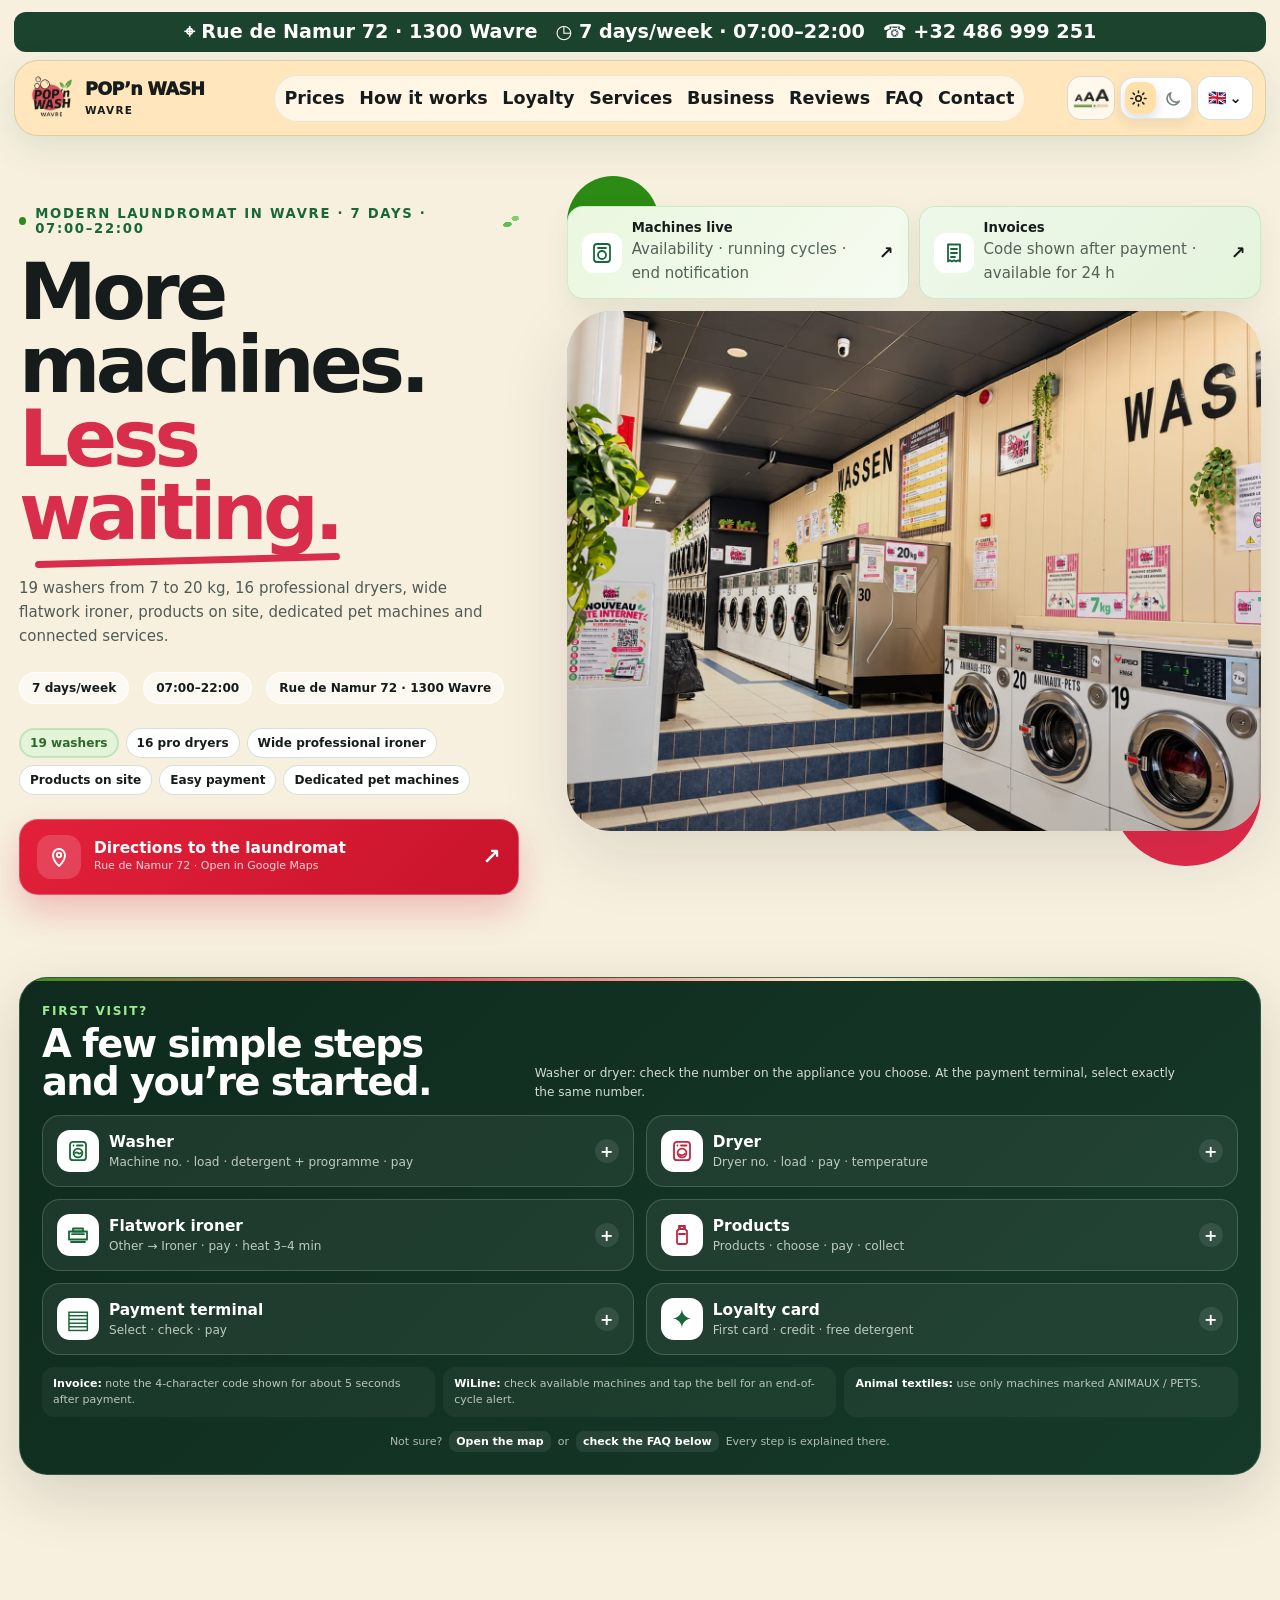
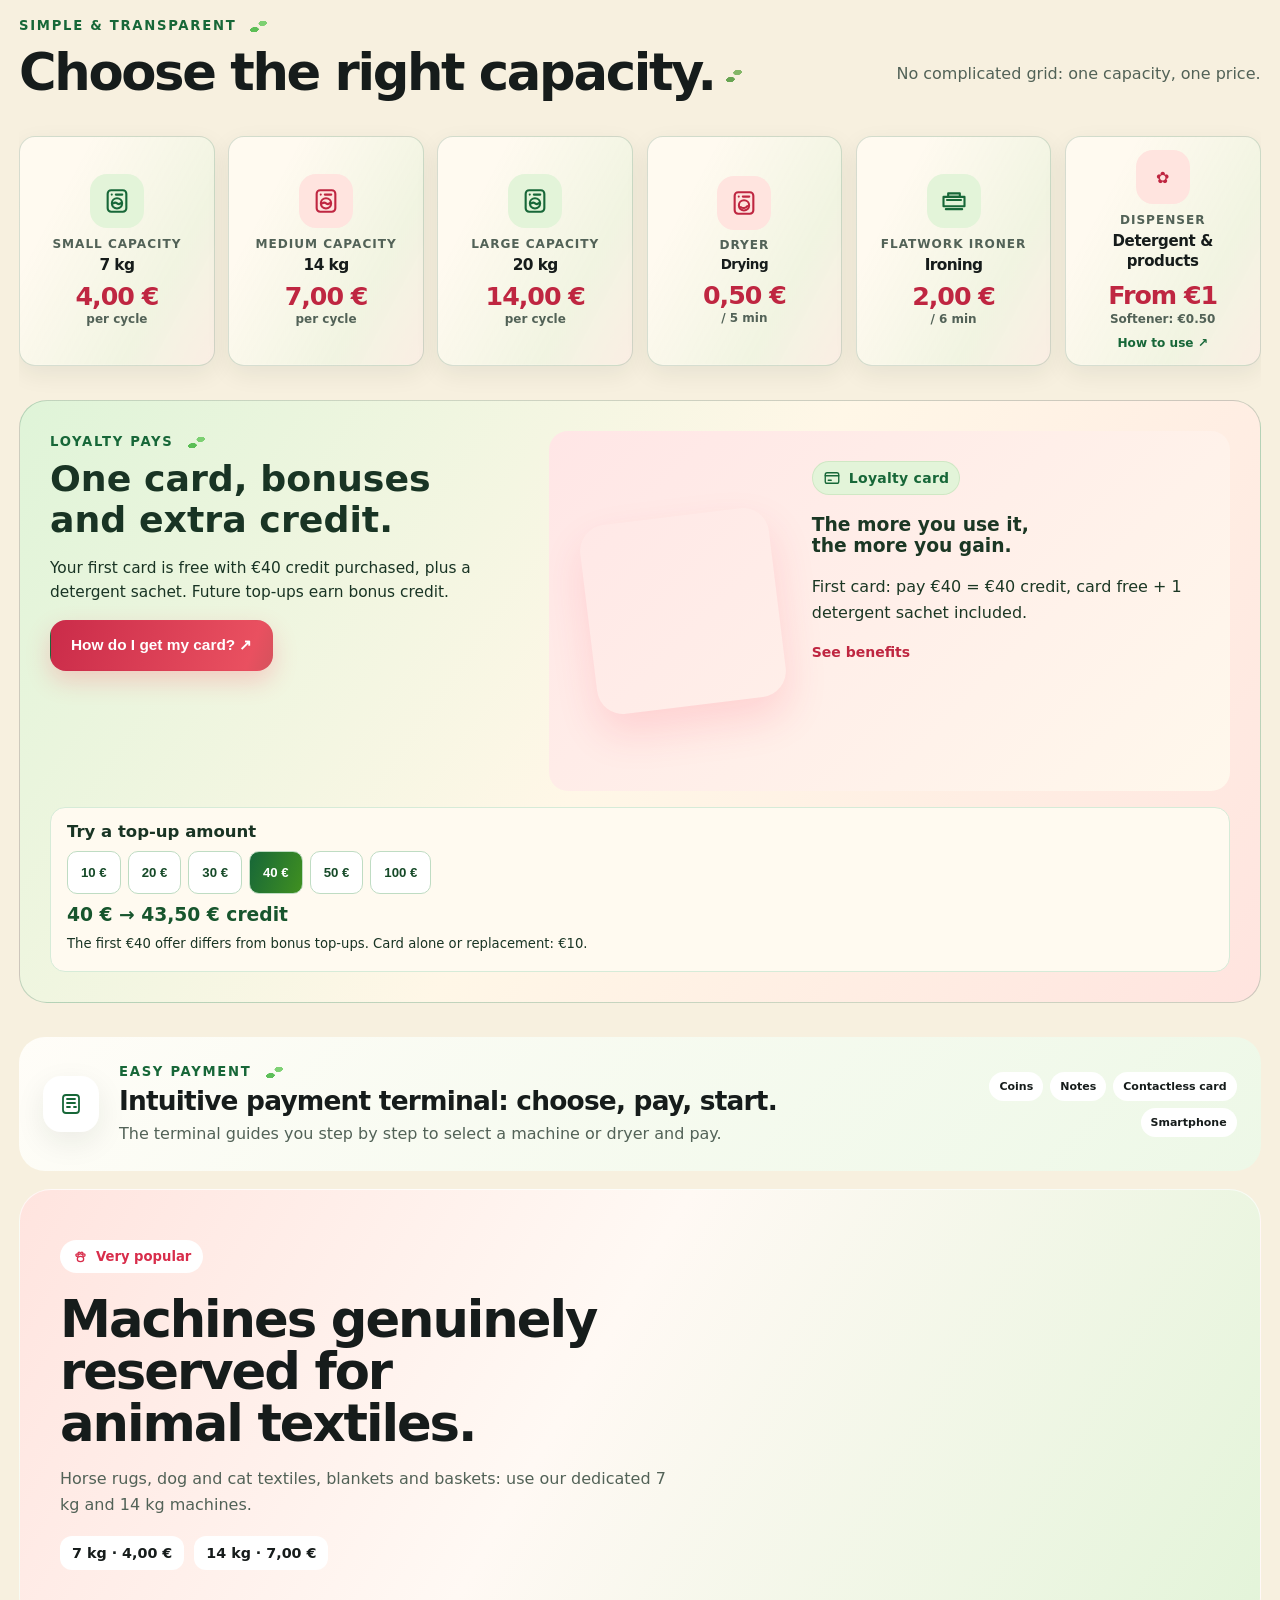
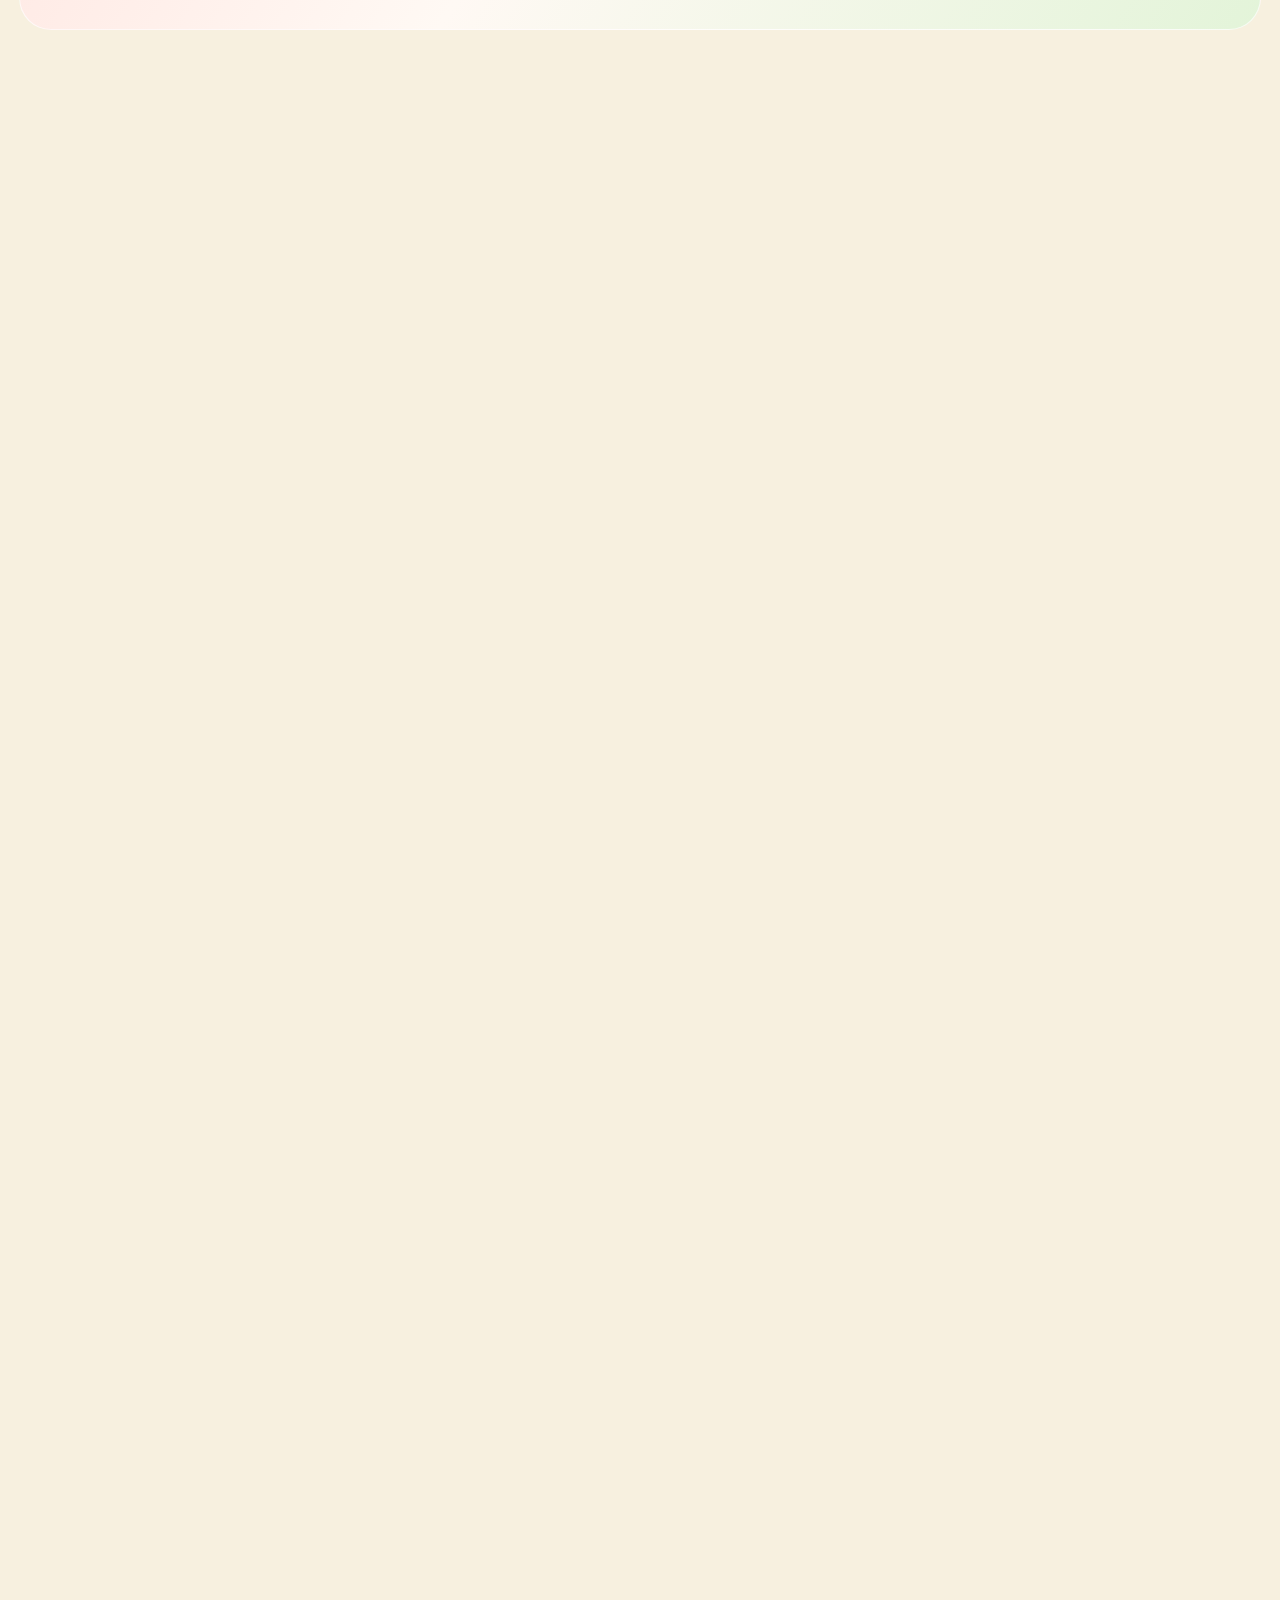
<file: index.html>
<!doctype html>
<html lang="fr">
<head>
  <meta charset="utf-8" />
  <meta name="viewport" content="width=device-width,initial-scale=1,viewport-fit=cover" />
  <meta name="theme-color" content="#ffe6bc" />
  <meta name="color-scheme" content="light dark" />
  <script>
  (()=>{try{
    const saved=localStorage.getItem('popnwash-theme');
    const systemDark=matchMedia('(prefers-color-scheme: dark)').matches;
    const savedChoice=(saved==='light'||saved==='dark')?saved:null;
    const effective=savedChoice||(systemDark?'dark':'light');
    document.documentElement.dataset.theme=effective;
    document.documentElement.dataset.themeMode=effective;
    document.documentElement.dataset.themeSource=savedChoice?'user':'system';
  }catch(e){
    const effective=matchMedia('(prefers-color-scheme: dark)').matches?'dark':'light';
    document.documentElement.dataset.theme=effective;
    document.documentElement.dataset.themeMode=effective;
    document.documentElement.dataset.themeSource='system';
  }})();
  </script>
  <script>
  /* Apply saved display size before first paint (never disable browser zoom). */
  (()=>{let n=110;try{const saved=Number(localStorage.getItem('popnwash-display-size'));if([80,90,100,110,120,130,140,150,160,170,180,190,200].includes(saved))n=saved;}catch(e){}
    document.documentElement.style.setProperty('--display-scale',String(n/100));
    document.documentElement.dataset.displayScale=String(n);
  })();
  </script>
  <meta name="description" content="Laverie automatique à Wavre : 19 lave-linge 7 à 20 kg, 16 séchoirs, couettes, linge d’animaux, paiement carte. Ouvert 7j/7 de 7h à 22h." />
  <meta name="robots" content="index,follow,max-image-preview:large,max-snippet:-1,max-video-preview:-1" />
  <meta property="og:title" content="Laverie automatique à Wavre | POP'n WASH" />
  <meta property="og:description" content="POP'n WASH : laverie automatique à Wavre, 19 lave-linge 7–20 kg, 16 séchoirs, linge d’animaux, couettes et grands volumes. 7j/7 de 7h à 22h." />
  <meta property="og:image:width" content="1600" />
  <meta property="og:image:height" content="1200" />
  <meta property="og:type" content="website" />
  <meta property="og:url" content="https://popnwash.be/" />
  <title>POP'n WASH.be</title>
  <!-- The actual POP'n WASH illustrated logo, not the wordmark. Cache-busted
       so existing tabs replace their previous generic globe favicon. -->
  <link rel="icon" type="image/webp" href="assets/logo-popnwash-header.webp?v=favicon-20261011" />
  <link rel="shortcut icon" type="image/webp" href="assets/logo-popnwash-header.webp?v=favicon-20261011" />
  <link rel="apple-touch-icon" href="assets/logo-popnwash-header.webp?v=favicon-20261011" />
  <link rel="canonical" href="https://popnwash.be/" />
  <meta property="og:image" content="https://popnwash.be/assets/photos/laverie-wavre-vue-generale.webp" />
  <link rel="preload" as="image" href="assets/photos/laverie-wavre-vue-generale.webp" type="image/webp" fetchpriority="high"><script type="application/ld+json">
  {
    "@context":"https://schema.org",
    "@type":"DryCleaningOrLaundry",
    "@id":"https://popnwash.be/#laverie",
    "name":"POP'n WASH Wavre",
    "alternateName":[
      "POP'n WASH",
      "Laverie POP'n WASH Wavre",
      "Wasserette POP'n WASH Wavre"
    ],
    "description":"Laverie automatique à Wavre avec 19 lave-linge de 7 à 20 kg, 16 séchoirs professionnels, lavage de couettes et grands volumes, machines dédiées au linge d’animaux, calandre et produits sur place.",
    "url":"https://popnwash.be/",
    "image":[
      "https://popnwash.be/assets/photos/laverie-wavre-vue-generale.webp",
      "https://popnwash.be/assets/photos/machines-dediees-linge-animaux-7kg.webp"
    ],
    "telephone":"+32486999251",
    "email":"ahb.lavoir@gmail.com",
    "priceRange":"€",
    "currenciesAccepted":"EUR",
    "paymentAccepted":"Espèces, carte bancaire, paiement sans contact, smartphone",
    "address":{
      "@type":"PostalAddress",
      "streetAddress":"Rue de Namur 72",
      "postalCode":"1300",
      "addressLocality":"Wavre",
      "addressRegion":"Brabant wallon",
      "addressCountry":"BE"
    },
    "openingHoursSpecification":[
      {
        "@type":"OpeningHoursSpecification",
        "dayOfWeek":["Monday","Tuesday","Wednesday","Thursday","Friday","Saturday","Sunday"],
        "opens":"07:00",
        "closes":"22:00"
      }
    ],
    "hasMap":"https://www.google.com/maps/search/?api=1&query=POP%27n%20WASH%20Wavre&query_place_id=ChIJ616yFqB9wUcRf55Cp9uBEM0",
    "areaServed":{"@type":"City","name":"Wavre"},
    "makesOffer":[
      {"@type":"Offer","itemOffered":{"@type":"Service","name":"Laverie automatique et libre-service à Wavre"}},
      {"@type":"Offer","itemOffered":{"@type":"Service","name":"Lavage de couettes et grands volumes jusqu’à 20 kg"}},
      {"@type":"Offer","itemOffered":{"@type":"Service","name":"Lavage du linge d’animaux sur machines dédiées"}},
      {"@type":"Offer","itemOffered":{"@type":"Service","name":"Séchage professionnel en libre-service"}},
      {"@type":"Offer","itemOffered":{"@type":"Service","name":"Calandre professionnelle grande largeur"}}
    ],
    "sameAs":[
      "https://www.facebook.com/people/POPn-Wash-Wavre/61577826217914/",
      "https://www.instagram.com/popnwashwavre/"
    ]
  }
  </script>
  <style>:root{
  --cream:#f7f0df;--cream2:#fffaf0;--ink:#161c1b;--muted:#64706a;--red:#ff3656;--red2:#ee2448;--green:#44b640;--green2:#19a039;--softgreen:#eaf7df;--softred:#ffe8e7;--line:rgba(22,28,27,.1);--card:#fffdf8;--shadow:0 24px 70px rgba(26,37,30,.12);--radius:30px;
}
*{box-sizing:border-box}html{scroll-behavior:smooth;overflow-x:hidden}body{margin:0;background:var(--cream);color:var(--ink);font-family:system-ui,-apple-system,BlinkMacSystemFont,"Segoe UI",Arial,sans-serif;overflow-x:hidden}.page-noise{position:fixed;inset:0;pointer-events:none;z-index:999;opacity:.14;background-image:url("data:image/svg+xml,%3Csvg viewBox='0 0 180 180' xmlns='http://www.w3.org/2000/svg'%3E%3Cfilter id='n'%3E%3CfeTurbulence type='fractalNoise' baseFrequency='.82' numOctaves='3' stitchTiles='stitch'/%3E%3C/filter%3E%3Crect width='100%25' height='100%25' filter='url(%23n)' opacity='.07'/%3E%3C/svg%3E")}.section-shell{width:min(1180px,calc(100% - 36px));margin-inline:auto}.site-header{position:sticky;top:12px;z-index:100;margin:12px auto 0;width:min(1180px,calc(100% - 36px));height:76px;padding:8px 14px 8px 18px;display:flex;align-items:center;justify-content:space-between;background:rgba(255,250,240,.82);backdrop-filter:blur(18px) saturate(150%);border:1px solid rgba(255,255,255,.65);border-radius:24px;box-shadow:0 8px 34px rgba(35,38,32,.08)}.brand{display:flex;align-items:center;width:92px;height:60px;overflow:hidden;border-radius:12px}.brand img{width:72px;height:72px;object-fit:cover}.desktop-nav{display:flex;gap:34px;align-items:center}.desktop-nav a,.mobile-menu a{color:var(--ink);text-decoration:none;font-weight:700;font-size:calc(14px * var(--display-scale));position:relative}.desktop-nav a:after{content:"";position:absolute;height:3px;left:0;right:100%;bottom:-9px;border-radius:99px;background:var(--red);transition:.25s}.desktop-nav a:hover:after{right:0}.header-actions{display:flex;gap:10px;align-items:center}.lang-picker{position:relative}.lang-button{height:44px;padding:0 14px;border:1px solid var(--line);background:#fff;border-radius:14px;display:flex;gap:7px;align-items:center;font:inherit;cursor:pointer}.lang-button .chev{font-size:calc(18px * var(--display-scale));transition:.2s}.lang-button[aria-expanded="true"] .chev{transform:rotate(180deg)}.lang-menu{position:absolute;right:0;top:52px;width:215px;padding:9px;background:rgba(255,255,255,.96);backdrop-filter:blur(16px);border-radius:18px;box-shadow:var(--shadow);border:1px solid var(--line);max-height:420px;overflow:auto}.lang-menu button{width:100%;border:0;background:transparent;padding:10px 12px;border-radius:12px;display:flex;gap:10px;align-items:center;text-align:left;font:600 14px system-ui,-apple-system,BlinkMacSystemFont,"Segoe UI",Arial,sans-serif;cursor:pointer}.lang-menu button:hover{background:var(--softgreen)}.menu-button{display:none;border:0;background:transparent;width:44px;height:44px;padding:10px;cursor:pointer}.menu-button span{display:block;height:2px;background:var(--ink);margin:5px 0;border-radius:9px}.mobile-menu{position:fixed;z-index:99;top:100px;left:18px;right:18px;background:#fff;padding:20px;border-radius:22px;box-shadow:var(--shadow);display:grid;gap:18px}.mobile-menu[hidden]{display:none}.hero{min-height:640px;padding:70px 0 30px;display:grid;grid-template-columns:.9fr 1.25fr;align-items:center;gap:48px}.eyebrow,.section-kicker{font-size:max(11px,calc(12px * var(--display-scale)));text-transform:uppercase;letter-spacing:.13em;font-weight:800;color:var(--green2)}.eyebrow{display:flex;align-items:center;gap:9px}.pulse-dot{width:8px;height:8px;background:var(--green);border-radius:50%;box-shadow:0 0 0 0 rgba(68,182,64,.5);animation:pulse 2s infinite}@keyframes pulse{70%{box-shadow:0 0 0 10px rgba(68,182,64,0)}100%{box-shadow:0 0 0 0 rgba(68,182,64,0)}}h1{font-size:clamp(calc(48px * var(--display-scale)),6.1vw,calc(84px * var(--display-scale)));line-height:.94;letter-spacing:-.058em;margin:20px 0 26px;font-weight:800}h1 em{font-style:normal;color:var(--red);position:relative}h1 em:after{content:"";position:absolute;height:7px;background:var(--red);left:5%;right:0;bottom:-7px;border-radius:99px;transform:rotate(-1.5deg)}.hero-sub{font-size:calc(18px * var(--display-scale));line-height:1.6;color:var(--muted);max-width:560px}.hero-meta{display:flex;gap:14px;flex-wrap:wrap;margin:24px 0}.hero-meta span{font-weight:800;font-size:calc(14px * var(--display-scale));padding:8px 12px;border-radius:999px;background:rgba(255,255,255,.62);border:1px solid rgba(255,255,255,.8)}.hero-cta,.contact-buttons,.review-actions{display:flex;gap:12px;flex-wrap:wrap}.btn{height:52px;padding:0 20px;border-radius:16px;display:inline-flex;align-items:center;justify-content:center;gap:9px;text-decoration:none;font-weight:800;font-size:calc(14px * var(--display-scale));border:1px solid transparent;transition:.25s ease;cursor:pointer}.btn:hover{transform:translateY(-3px)}.btn-primary{background:var(--red);color:white;box-shadow:0 10px 24px rgba(255,54,86,.22)}.btn-primary:hover{background:var(--red2)}.btn-ghost{background:rgba(255,255,255,.68);border-color:var(--line);color:var(--ink)}.btn-dark{background:var(--ink);color:white}.btn-whatsapp{background:#1fb858;color:#fff}.hero-visual{position:relative;min-width:0}.hero-photo-stack{position:relative;aspect-ratio:1.08/1;border-radius:44px;overflow:hidden;box-shadow:var(--shadow);background:#d6cab4}.hero-photo{position:absolute;inset:0;width:100%;height:100%;object-fit:cover;opacity:0;transform:scale(1.025);transition:opacity .65s ease,transform 6s ease}.hero-photo.active{opacity:1;transform:scale(1.11)}.photo-shade{position:absolute;inset:0;background:linear-gradient(180deg,rgba(0,0,0,.02),rgba(0,0,0,.2))}.floating-card{position:absolute;display:flex;align-items:center;gap:12px;background:rgba(255,255,255,.88);backdrop-filter:blur(18px);box-shadow:0 20px 50px rgba(0,0,0,.16);border:1px solid rgba(255,255,255,.6);border-radius:18px;padding:12px 14px}.connected-float{right:18px;top:18px;max-width:270px}.float-icon{display:grid;place-items:center;width:38px;height:38px;border-radius:12px;background:var(--softred)}.floating-card div{display:grid;gap:2px}.floating-card strong{font-size:max(11px,calc(12px * var(--display-scale)))}.floating-card small{font-size:max(11px,calc(10px * var(--display-scale)));color:var(--muted)}.shape{position:absolute;border-radius:50%;z-index:-1;filter:saturate(110%)}.shape-red{width:150px;height:150px;background:var(--red);right:-65px;bottom:-35px}.shape-green{width:92px;height:92px;background:var(--green);left:-35px;top:-30px}.quick-strip{margin-top:16px;padding:12px;background:rgba(255,255,255,.66);backdrop-filter:blur(15px);border:1px solid rgba(255,255,255,.7);border-radius:24px;display:grid;grid-template-columns:repeat(5,1fr);box-shadow:0 16px 45px rgba(39,49,35,.06)}.quick-item{display:flex;align-items:center;gap:12px;padding:12px 14px;border-right:1px solid var(--line)}.quick-item:last-child{border-right:0}.quick-icon{flex:0 0 42px;width:42px;height:42px;border-radius:14px;display:grid;place-items:center;background:var(--softgreen);font-weight:900;color:var(--green2)}.quick-icon.pink{background:var(--softred);color:var(--red)}.quick-item div{display:grid}.quick-item strong{font-size:calc(14px * var(--display-scale))}.quick-item small{font-size:max(11px,calc(10px * var(--display-scale)));color:var(--muted);line-height:1.3}.section{padding:110px 0 0}.section-heading{display:flex;justify-content:space-between;align-items:end;gap:40px;margin-bottom:34px}.section-heading h2,.connected-copy h2,.loyalty-copy h2,.products-card h2,.parking-hero h2,.contact-copy h2,.modal h2{font-size:clamp(calc(34px * var(--display-scale)),4vw,calc(55px * var(--display-scale)));line-height:1.04;letter-spacing:-.045em;margin:9px 0 0}.section-heading p{max-width:420px;color:var(--muted);line-height:1.6}.machine-grid{display:grid;grid-template-columns:1.15fr 1.15fr 1.15fr .95fr .95fr;gap:12px}.machine-card{background:var(--card);border:1px solid rgba(255,255,255,.9);border-radius:24px;padding:20px;min-height:220px;display:flex;flex-direction:column;justify-content:space-between;box-shadow:0 14px 40px rgba(31,36,31,.06);transition:.3s cubic-bezier(.2,.8,.2,1)}.machine-card:hover{transform:translateY(-8px) rotate(-.3deg);box-shadow:0 22px 50px rgba(31,36,31,.11)}.drum{width:100px;height:100px;border:15px solid #262b29;border-radius:50%;display:grid;place-items:center;margin-bottom:16px;background:radial-gradient(circle at 35% 30%,#cfd3ce,#6b746e 55%,#252b27);box-shadow:inset 0 0 0 4px #f2f3ef}.drum span{color:white;font-size:calc(23px * var(--display-scale));font-weight:800;text-shadow:0 2px 8px #000}.drum-small{width:88px;height:88px}.drum-large{width:110px;height:110px}.machine-card small{color:var(--muted);font-weight:600}.machine-card h3{font-size:calc(22px * var(--display-scale));margin:3px 0}.price{font-size:calc(26px * var(--display-scale));color:var(--red)}.compact-card{justify-content:flex-start;gap:20px;background:linear-gradient(150deg,#fffaf3,#f7f0df)}.compact-card:nth-child(5){background:linear-gradient(150deg,#fffdf9,#ffe8e7)}.simple-symbol{width:78px;height:78px;border-radius:22px;background:var(--ink);color:white;display:grid;place-items:center;font-size:calc(34px * var(--display-scale))}.compact-card span{font-size:max(11px,calc(12px * var(--display-scale)));color:var(--muted)}.pet-feature{margin-top:18px;background:linear-gradient(120deg,var(--softred),#fff9f4 45%,var(--softgreen));border-radius:32px;padding:22px;display:grid;grid-template-columns:1.1fr .9fr;gap:26px;min-height:340px;overflow:hidden;border:1px solid rgba(255,255,255,.7)}.pet-copy{padding:28px 18px 22px}.badge{display:inline-flex;padding:8px 12px;background:#fff;border-radius:999px;font-size:max(11px,calc(12px * var(--display-scale)));font-weight:800;color:var(--red)}.pet-copy h3{font-size:clamp(calc(30px * var(--display-scale)),4vw,calc(52px * var(--display-scale)));line-height:1.02;letter-spacing:-.04em;margin:20px 0 15px;max-width:690px}.pet-copy p{color:var(--muted);line-height:1.65;max-width:700px}.pet-pills{display:flex;gap:10px;margin-top:18px}.pet-pills span{padding:9px 12px;border-radius:12px;background:#fff;font-weight:800;font-size:max(11px,calc(13px * var(--display-scale)))}.pet-photo{border-radius:24px;overflow:hidden;min-height:280px}.pet-photo img{width:100%;height:100%;object-fit:cover;transition:.7s}.pet-feature:hover .pet-photo img{transform:scale(1.035)}.connected-section{padding-top:80px}.connected-panel{background:var(--ink);color:#fff;border-radius:36px;padding:42px;display:grid;grid-template-columns:.85fr 1.15fr;gap:34px;position:relative;overflow:hidden}.connected-panel:before{content:"";position:absolute;width:230px;height:230px;border-radius:50%;background:var(--red);filter:blur(2px);opacity:.17;left:-70px;bottom:-100px}.connected-panel .section-kicker{color:#8fe67f}.connected-copy{position:relative;z-index:1}.connected-copy p{color:#c8d1ca;line-height:1.65;margin:18px 0 28px}.connected-actions{display:grid;grid-template-columns:1fr;gap:12px}.connected-action{display:flex;align-items:center;gap:16px;padding:18px;background:rgba(255,255,255,.08);border:1px solid rgba(255,255,255,.1);border-radius:20px;transition:.25s}.connected-action:hover{background:rgba(255,255,255,.13);transform:translateX(5px)}.connected-action>span{width:48px;height:48px;display:grid;place-items:center;border-radius:15px;background:rgba(255,255,255,.1);font-size:calc(22px * var(--display-scale))}.connected-action div{display:grid;gap:4px}.connected-action small{color:#b8c1ba;line-height:1.4}.service-grid{display:grid;grid-template-columns:1fr 1fr;gap:18px}.loyalty-card,.products-card{border-radius:32px;min-height:360px;padding:30px;overflow:hidden}.loyalty-card{background:linear-gradient(135deg,#ffe6e6,#fff8ec);display:grid;grid-template-columns:.7fr 1.3fr;gap:24px}.loyalty-art{display:grid;place-items:center}.loyalty-art img{width:190px;height:190px;object-fit:cover;border-radius:26px;transform:rotate(-7deg);box-shadow:0 20px 40px rgba(255,54,86,.15)}.loyalty-copy p,.products-card p{color:var(--muted);line-height:1.6}.text-link{border:0;background:transparent;padding:0;color:var(--red2);font:800 14px system-ui,-apple-system,BlinkMacSystemFont,"Segoe UI",Arial,sans-serif;text-decoration:none;cursor:pointer}.products-card{background:linear-gradient(135deg,#ecf8e5,#fffdf8)}.product-chips{display:grid;grid-template-columns:repeat(4,1fr);gap:10px;margin-top:25px}.product-chips span{background:rgba(255,255,255,.78);border-radius:16px;padding:13px 8px;display:grid;place-items:center;text-align:center;gap:6px;min-height:90px}.product-chips i{font-style:normal;font-size:calc(22px * var(--display-scale))}.product-chips b{font-size:max(11px,calc(10px * var(--display-scale)));line-height:1.25}.visual-services{display:grid;grid-template-columns:repeat(4,1fr);gap:14px}.visual-card{position:relative;border-radius:24px;min-height:290px;overflow:hidden;background:#ddd}.visual-card img{width:100%;height:100%;object-fit:cover;position:absolute;inset:0;transition:.6s}.visual-card:after{content:"";position:absolute;inset:0;background:linear-gradient(180deg,transparent 30%,rgba(0,0,0,.76))}.visual-card:hover img{transform:scale(1.06)}.visual-card div{position:absolute;z-index:2;left:18px;right:18px;bottom:18px;color:white;display:grid;gap:3px}.visual-card strong{font-size:calc(17px * var(--display-scale))}.visual-card small{font-size:max(11px,calc(11px * var(--display-scale)));color:rgba(255,255,255,.75)}.utility-row{display:grid;grid-template-columns:1fr 1.5fr 1fr;gap:12px;margin-top:14px}.utility-row>div{background:#fffdf8;border-radius:20px;padding:18px;display:flex;align-items:center;gap:11px}.utility-row span{font-size:calc(22px * var(--display-scale))}.utility-row strong{font-size:max(11px,calc(13px * var(--display-scale)))}.utility-row small{font-size:max(11px,calc(10px * var(--display-scale)));color:var(--muted);margin-left:auto}.parking-section{padding-top:110px}.parking-hero{display:flex;justify-content:space-between;align-items:center;background:linear-gradient(135deg,#fff8ed,#e8f7df);border-radius:32px;padding:34px 40px}.parking-hero p{color:var(--muted);max-width:660px;line-height:1.6}.parking-badge{width:170px;height:170px;border-radius:50%;background:var(--green);color:white;display:grid;place-items:center;align-content:center;box-shadow:0 20px 40px rgba(68,182,64,.2);transform:rotate(5deg)}.parking-badge strong{font-size:calc(62px * var(--display-scale));line-height:.9}.parking-badge span{text-align:center;font-size:max(11px,calc(13px * var(--display-scale)));font-weight:800}.parking-grid{display:grid;grid-template-columns:repeat(3,1fr);gap:12px;margin-top:14px}.parking-card{background:#fffdf8;text-decoration:none;color:var(--ink);border-radius:21px;padding:18px;display:grid;grid-template-columns:auto 1fr auto;align-items:center;gap:14px;transition:.25s}.parking-card:hover{transform:translateY(-5px);box-shadow:0 14px 30px rgba(20,26,20,.08)}.parking-card>span{font-size:max(11px,calc(11px * var(--display-scale)));color:var(--green);font-weight:800}.parking-card div{display:grid}.parking-card strong{font-size:calc(14px * var(--display-scale))}.parking-card small{font-size:max(11px,calc(11px * var(--display-scale)));color:var(--muted)}.parking-note{font-size:max(11px,calc(10px * var(--display-scale)));color:var(--muted);margin:13px 4px}.reviews-section{padding-top:110px}.review-stage{display:grid;grid-template-columns:60px 1fr 60px;gap:18px;align-items:center}.review-card{min-height:370px;background:#fffdf8;border-radius:34px;padding:50px 60px;display:flex;flex-direction:column;justify-content:space-between;box-shadow:0 18px 60px rgba(25,32,27,.07);position:relative;overflow:hidden}.review-card:after{content:'“';position:absolute;right:30px;top:-35px;font-size:190px;font-weight:800;color:var(--softgreen);z-index:0}.review-card>*{position:relative;z-index:1}.stars{color:#ffb700;letter-spacing:4px}.review-card blockquote{font-size:clamp(calc(22px * var(--display-scale)),3vw,calc(38px * var(--display-scale)));line-height:1.35;letter-spacing:-.025em;margin:20px 0}.review-card footer{display:flex;gap:12px;align-items:center}.review-avatar{width:44px;height:44px;border-radius:50%;background:var(--softred);display:grid;place-items:center;color:var(--red);font-weight:800}.review-card footer div{display:grid}.review-card footer small{color:var(--muted)}.review-nav{width:52px;height:52px;border:0;border-radius:50%;background:#fff;box-shadow:0 9px 24px rgba(0,0,0,.08);cursor:pointer;font-size:calc(20px * var(--display-scale));transition:.2s}.review-nav:hover{transform:scale(1.08)}.review-dots{display:flex;justify-content:center;gap:7px;margin:17px 0}.review-dots button{width:8px;height:8px;border-radius:50%;border:0;background:#c8cbc7;padding:0;cursor:pointer}.review-dots button.active{width:24px;border-radius:99px;background:var(--red)}.review-actions{justify-content:center}.contact-section{margin-top:110px;margin-bottom:50px;background:var(--ink);color:white;border-radius:38px;padding:30px;display:grid;grid-template-columns:1fr 1fr;gap:36px}.contact-photo{border-radius:27px;overflow:hidden;min-height:460px}.contact-photo img{width:100%;height:100%;object-fit:cover}.contact-copy{padding:30px 20px;display:flex;flex-direction:column;justify-content:center}.contact-copy .section-kicker{color:#8ee27d}.contact-copy p{line-height:1.8;color:#cbd3cd}.contact-lines{display:flex;gap:20px;flex-wrap:wrap;margin-top:22px}.contact-lines a{color:#fff;font-size:max(11px,calc(12px * var(--display-scale)))}.footer{padding:30px 0 95px;display:flex;align-items:center;justify-content:space-between;color:var(--muted);font-size:max(11px,calc(12px * var(--display-scale)))}.footer img{width:72px;height:72px;object-fit:cover;border-radius:15px}.footer a{color:var(--ink);font-weight:700;text-decoration:none}.mobile-actionbar{display:none}.modal{width:min(620px,calc(100% - 34px));border:0;border-radius:30px;padding:36px;background:#fffaf0;color:var(--ink);box-shadow:0 50px 100px rgba(0,0,0,.25)}.modal::backdrop{background:rgba(12,18,15,.65);backdrop-filter:blur(8px)}.modal-close{position:absolute;right:16px;top:16px;width:42px;height:42px;border:0;border-radius:50%;background:#fff;font-size:calc(22px * var(--display-scale));cursor:pointer}.modal p{color:var(--muted);line-height:1.65}.bonus-grid{display:grid;grid-template-columns:1fr 1fr;gap:10px;margin-top:20px}.bonus-grid span{padding:14px;background:#fff;border-radius:14px;display:flex;justify-content:space-between;font-size:max(11px,calc(13px * var(--display-scale)))}.bonus-grid b{color:var(--green2)}.reveal{opacity:0;transform:translateY(18px);transition:opacity .42s ease,transform .42s cubic-bezier(.2,.8,.2,1);transition-delay:var(--delay,0ms)}.reveal.visible{opacity:1;transform:none}
@media(max-width:900px){.site-header{height:70px}.desktop-nav{display:none}.menu-button{display:block}.hero{grid-template-columns:1fr;padding-top:45px;gap:28px;min-height:0}.hero-copy{order:2}.hero-visual{order:1}.hero-photo-stack{aspect-ratio:1.28/1;border-radius:30px}.connected-float{top:auto;bottom:14px;right:14px}.quick-strip{grid-template-columns:repeat(2,1fr)}.quick-item{border-right:0;border-bottom:1px solid var(--line)}.quick-item:last-child{grid-column:1/-1;border-bottom:0}.machine-grid{grid-template-columns:repeat(2,1fr)}.machine-card:nth-child(3){grid-column:1/-1}.pet-feature,.connected-panel,.service-grid,.contact-section{grid-template-columns:1fr}.products-card,.loyalty-card{min-height:0}.visual-services{grid-template-columns:1fr 1fr}.parking-grid{grid-template-columns:1fr}.parking-hero{gap:25px}.utility-row{grid-template-columns:1fr}.utility-row small{margin-left:0}.contact-photo{min-height:360px}}
@media(max-width:600px){body{padding-bottom:74px}.section-shell,.site-header{width:calc(100% - 22px)}.site-header{top:7px;margin-top:7px;border-radius:19px;padding-left:10px}.brand{width:72px}.brand img{width:60px;height:60px}.lang-button{height:40px;padding:0 10px}.hero{padding-top:28px}.hero-copy{padding:0 5px}h1{font-size:calc(47px * var(--display-scale));margin-top:14px}.hero-sub{font-size:calc(15px * var(--display-scale))}.hero-meta{gap:7px;margin:18px 0}.hero-meta span{font-size:max(11px,calc(11px * var(--display-scale)))}.hero-cta .btn{flex:1}.hero-photo-stack{aspect-ratio:1/1.04;border-radius:26px}.connected-float{left:12px;right:12px;max-width:none}.shape-red{width:90px;height:90px;right:-28px}.shape-green{width:66px;height:66px;left:-22px}.quick-strip{margin-top:10px;padding:7px;border-radius:20px}.quick-item{padding:10px}.quick-icon{width:36px;height:36px;flex-basis:36px}.quick-item strong{font-size:max(11px,calc(12px * var(--display-scale)))}.section{padding-top:78px}.section-heading{align-items:flex-start;flex-direction:column;gap:7px;margin-bottom:20px}.section-heading h2,.connected-copy h2,.loyalty-copy h2,.products-card h2,.parking-hero h2,.contact-copy h2,.modal h2{font-size:calc(36px * var(--display-scale))}.section-heading p{font-size:max(11px,calc(13px * var(--display-scale)));margin-top:0}.machine-grid{grid-template-columns:repeat(3,1fr);gap:8px}.machine-card{min-height:180px;padding:13px;border-radius:18px}.machine-card:nth-child(3){grid-column:auto}.drum{width:64px;height:64px;border-width:10px}.drum-small,.drum-large{width:64px;height:64px}.drum span{font-size:calc(15px * var(--display-scale))}.machine-card h3{font-size:calc(17px * var(--display-scale))}.machine-card small{font-size:max(11px,calc(9px * var(--display-scale)))}.price{font-size:calc(18px * var(--display-scale))}.compact-card{grid-column:span 3;min-height:94px;flex-direction:row;align-items:center}.simple-symbol{width:54px;height:54px;font-size:calc(24px * var(--display-scale));flex:0 0 54px}.pet-feature{padding:12px;border-radius:24px;grid-template-columns:1fr}.pet-copy{padding:18px 9px 8px}.pet-copy h3{font-size:calc(34px * var(--display-scale))}.pet-copy p{font-size:max(11px,calc(13px * var(--display-scale)))}.pet-photo{min-height:200px}.connected-section{padding-top:55px}.connected-panel{padding:25px 18px;border-radius:26px}.connected-copy p{font-size:max(11px,calc(13px * var(--display-scale)))}.connected-action{padding:13px}.connected-action small{font-size:max(11px,calc(10px * var(--display-scale)))}.service-grid{gap:12px}.loyalty-card{grid-template-columns:1fr;padding:22px;border-radius:25px}.loyalty-art{display:none}.products-card{padding:22px;border-radius:25px}.product-chips{grid-template-columns:repeat(3,1fr)}.visual-services{grid-template-columns:1fr 1fr;gap:9px}.visual-card{min-height:210px;border-radius:19px}.visual-card div{left:13px;right:13px;bottom:13px}.visual-card strong{font-size:max(11px,calc(13px * var(--display-scale)))}.utility-row{gap:8px}.utility-row>div{border-radius:16px}.parking-section,.reviews-section{padding-top:78px}.parking-hero{padding:24px;align-items:flex-start;border-radius:25px;flex-direction:column}.parking-badge{width:110px;height:110px;align-self:flex-end;margin-top:-20px}.parking-badge strong{font-size:calc(42px * var(--display-scale))}.parking-badge span{font-size:max(11px,calc(10px * var(--display-scale)))}.parking-card{border-radius:17px}.review-stage{grid-template-columns:1fr}.review-nav{display:none}.review-card{min-height:410px;padding:32px 24px;border-radius:25px}.review-card blockquote{font-size:calc(24px * var(--display-scale))}.contact-section{margin-top:78px;padding:12px;border-radius:28px}.contact-photo{min-height:260px;border-radius:20px}.contact-copy{padding:25px 12px}.contact-buttons .btn{width:100%}.footer{padding-bottom:25px}.mobile-actionbar{display:grid;position:fixed;z-index:120;left:8px;right:8px;bottom:8px;grid-template-columns:repeat(3,1fr);padding:7px;background:rgba(24,30,27,.94);backdrop-filter:blur(18px);border-radius:18px;box-shadow:0 16px 50px rgba(0,0,0,.3)}.mobile-actionbar a{color:#fff;text-decoration:none;display:grid;place-items:center;gap:1px;padding:5px;border-radius:12px}.mobile-actionbar a:last-child{background:#1fb858}.mobile-actionbar span{font-size:calc(16px * var(--display-scale))}.mobile-actionbar small{font-size:max(11px,calc(9px * var(--display-scale)));font-weight:700}.bonus-grid{grid-template-columns:1fr}}

:focus-visible{outline:3px solid var(--ink);outline-offset:4px;border-radius:8px}
html{-webkit-text-size-adjust:100%}
.btn,.machine-card,.connected-action,.parking-card,.visual-card,.quick-item{min-width:0}
@media(min-width:901px) and (max-width:1100px){
  .desktop-nav{gap:20px}.site-header{padding-inline:12px}.machine-grid{grid-template-columns:repeat(3,1fr)}
}
@media(min-width:601px) and (max-width:900px) and (orientation:portrait){
  .hero-photo-stack{aspect-ratio:1.45/1}.machine-grid{grid-template-columns:repeat(3,1fr)}
  .machine-card:nth-child(3){grid-column:auto}.visual-services{grid-template-columns:repeat(2,1fr)}
}
@media(max-width:900px) and (max-height:520px) and (orientation:landscape){
  body{padding-bottom:62px}.hero{grid-template-columns:minmax(0,.9fr) minmax(0,1.1fr);gap:18px;padding-top:20px;align-items:center}
  .hero-copy{order:1}.hero-visual{order:2}.hero-photo-stack{aspect-ratio:1.28/1}.connected-float{display:none}
  h1{font-size:calc(38px * var(--display-scale));margin:12px 0 14px}.hero-sub{font-size:max(11px,calc(13px * var(--display-scale)));line-height:1.45}.hero-meta{margin:12px 0}.hero-cta .btn{height:46px}
  .quick-strip{grid-template-columns:repeat(5,1fr)}.quick-item{border-bottom:0;border-right:1px solid var(--line);padding:8px}
  .quick-item:last-child{grid-column:auto;border-right:0}.quick-icon{width:34px;height:34px;flex-basis:34px}.quick-item small{display:none}
  .section{padding-top:62px}.mobile-actionbar{padding:5px}.mobile-actionbar a{padding:3px}
}
@media(max-width:360px){
  h1{font-size:calc(42px * var(--display-scale))}.machine-grid{grid-template-columns:repeat(2,1fr)}.machine-card:nth-child(3){grid-column:1/-1}
  .compact-card{grid-column:1/-1}.product-chips{grid-template-columns:repeat(2,1fr)}
}
\n@media(prefers-reduced-motion:reduce){*{scroll-behavior:auto!important;animation:none!important;transition:none!important}.reveal{opacity:1;transform:none}.hero-photo{transform:none!important}}
/* POP'n WASH refinement v2 */.ui-icon{width:24px;height:24px;fill:none;stroke:currentColor;stroke-width:1.8;stroke-linecap:round;stroke-linejoin:round;display:block}.desktop-nav{gap:20px}.desktop-nav a{font-size:calc(14px * var(--display-scale))}.hero-sub{font-size:calc(21px * var(--display-scale));line-height:1.55;color:#4f5b55;max-width:610px}.hero-meta span{font-size:calc(15px * var(--display-scale))}.floating-card .ui-icon{width:21px;height:21px}.quick-strip{grid-template-columns:repeat(6,1fr);padding:10px}.quick-item{padding:15px 12px;gap:10px}.quick-icon{width:46px;height:46px;flex-basis:46px;border-radius:15px}.quick-icon .ui-icon{width:24px;height:24px}.quick-item strong{font-size:calc(15px * var(--display-scale))}.quick-item small{font-size:max(11px,calc(11px * var(--display-scale)));margin-top:3px}.fleet-showcase{display:grid;grid-template-columns:1.15fr .85fr;background:var(--ink);color:white;border-radius:34px;overflow:hidden;margin-bottom:18px;min-height:390px}.fleet-photo{min-height:390px}.fleet-photo img{width:100%;height:100%;object-fit:cover;display:block}.fleet-copy{padding:42px;display:flex;flex-direction:column;justify-content:center}.fleet-copy .section-kicker{color:#98e98b}.fleet-copy h3{font-size:clamp(calc(32px * var(--display-scale)),4vw,calc(52px * var(--display-scale)));line-height:1.02;letter-spacing:-.045em;margin:10px 0 16px}.fleet-copy>p{color:#cbd4ce;line-height:1.65;margin:0 0 26px}.fleet-capacities{display:grid;grid-template-columns:repeat(3,1fr);gap:9px}.fleet-capacities div{padding:14px 10px;background:rgba(255,255,255,.08);border:1px solid rgba(255,255,255,.1);border-radius:16px;display:grid;gap:3px}.fleet-capacities strong{font-size:calc(20px * var(--display-scale))}.fleet-capacities span{font-size:max(11px,calc(10px * var(--display-scale)));color:#bdc8c0}.tariff-grid{display:grid;grid-template-columns:repeat(5,1fr);gap:12px}.tariff-card{background:var(--card);border:1px solid rgba(22,28,27,.08);border-radius:24px;padding:20px;min-height:220px;display:flex;flex-direction:column;justify-content:space-between;box-shadow:0 14px 40px rgba(31,36,31,.055);transition:.3s}.tariff-card:hover{transform:translateY(-6px);box-shadow:0 20px 44px rgba(31,36,31,.1)}.tariff-icon{width:54px;height:54px;border-radius:17px;background:var(--softgreen);color:var(--green2);display:grid;place-items:center}.tariff-card:nth-child(even) .tariff-icon{background:var(--softred);color:var(--red2)}.tariff-icon .ui-icon{width:28px;height:28px}.tariff-copy{display:grid;gap:3px}.tariff-copy small{font-size:max(11px,calc(11px * var(--display-scale)));text-transform:uppercase;letter-spacing:.08em;font-weight:800;color:var(--muted)}.tariff-copy strong{font-size:calc(28px * var(--display-scale));letter-spacing:-.04em}.tariff-price{display:grid;gap:1px}.tariff-price b{font-size:calc(31px * var(--display-scale));line-height:1;color:var(--red2);letter-spacing:-.04em}.tariff-price span{font-size:max(11px,calc(11px * var(--display-scale)));color:var(--muted);font-weight:700}.badge{align-items:center;gap:7px}.badge .ui-icon{width:17px;height:17px}.connected-action{color:white;text-decoration:none}.connected-action>span .ui-icon{width:24px;height:24px}.connected-action>b{margin-left:auto}.connected-action div{flex:1}.product-chips span{min-height:105px;padding:14px 8px}.product-chips .ui-icon{width:25px;height:25px;color:var(--green2)}.product-chips b{font-size:max(11px,calc(11px * var(--display-scale)));line-height:1.3}.feature-split{display:grid;grid-template-columns:1.05fr .95fr;background:#fffdf8;border-radius:34px;overflow:hidden;box-shadow:0 18px 60px rgba(25,32,27,.07)}.feature-media{position:relative;min-height:560px}.feature-media img{width:100%;height:100%;object-fit:cover;position:absolute;inset:0}.photo-label{position:absolute;left:20px;bottom:20px;background:rgba(255,255,255,.9);backdrop-filter:blur(14px);padding:11px 14px;border-radius:14px;display:flex;gap:9px;align-items:center;font-weight:800}.photo-label .ui-icon{width:20px;height:20px;color:var(--green2)}.feature-copy{padding:50px 48px;display:flex;flex-direction:column;justify-content:center}.feature-copy h2{font-size:clamp(calc(36px * var(--display-scale)),4.4vw,calc(60px * var(--display-scale)));line-height:1;letter-spacing:-.05em;margin:10px 0 18px}.feature-copy>p{color:var(--muted);line-height:1.7;margin:0 0 24px}.feature-list{display:grid;gap:10px;margin-bottom:28px}.feature-list>div{display:flex;gap:13px;padding:14px;border-radius:17px;background:#f8f5eb}.feature-list>div>span{width:42px;height:42px;flex:0 0 42px;border-radius:13px;background:#fff;display:grid;place-items:center;color:var(--green2)}.feature-list strong{font-size:max(11px,calc(13px * var(--display-scale)))}.feature-list small{font-size:max(11px,calc(11px * var(--display-scale)));line-height:1.45;color:var(--muted)}.pro-hero{display:grid;grid-template-columns:1fr 1fr;background:linear-gradient(135deg,#17201d,#27342e);color:white;border-radius:34px;overflow:hidden}.pro-copy{padding:50px}.pro-copy .section-kicker{color:#94e886}.pro-copy h2{font-size:clamp(calc(37px * var(--display-scale)),4.5vw,calc(62px * var(--display-scale)));line-height:1;letter-spacing:-.052em;margin:10px 0 18px}.pro-copy>p{color:#c4cec7;line-height:1.65}.pro-photo{min-height:430px}.pro-photo img{width:100%;height:100%;object-fit:cover}.pro-tags{display:flex;flex-wrap:wrap;gap:8px;margin-top:24px}.pro-tags span{font-size:max(11px,calc(11px * var(--display-scale)));font-weight:800;padding:8px 11px;border-radius:999px;background:rgba(255,255,255,.09);border:1px solid rgba(255,255,255,.11)}.pro-grid{display:grid;grid-template-columns:repeat(4,1fr);gap:12px;margin-top:14px}.pro-card{background:#fffdf8;border-radius:22px;padding:22px;min-height:230px}.pro-card>span{width:48px;height:48px;border-radius:15px;background:var(--softgreen);color:var(--green2);display:grid;place-items:center;margin-bottom:18px}.pro-card:nth-child(even)>span{background:var(--softred);color:var(--red2)}.pro-card strong{font-size:calc(17px * var(--display-scale))}.pro-card p{font-size:max(11px,calc(12px * var(--display-scale)));line-height:1.65;color:var(--muted)}.pro-contact{margin-top:12px;background:var(--softgreen);border-radius:22px;padding:20px 24px;display:flex;align-items:center;justify-content:space-between;gap:22px}.pro-contact>div:first-child{display:grid;gap:3px}.pro-contact span{font-size:max(11px,calc(12px * var(--display-scale)));color:var(--muted)}.pro-buttons{display:flex;gap:9px;flex-wrap:wrap}.utility-icon{font-size:initial!important}.utility-icon .ui-icon{width:23px;height:23px;color:var(--green2)}@media(max-width:1100px){.quick-strip{grid-template-columns:repeat(3,1fr)}.tariff-grid{grid-template-columns:repeat(3,1fr)}.pro-grid{grid-template-columns:repeat(2,1fr)}}@media(max-width:900px){.hero-sub{font-size:calc(19px * var(--display-scale))}.fleet-showcase,.feature-split,.pro-hero{grid-template-columns:1fr}.fleet-photo{min-height:330px}.fleet-copy{padding:32px}.feature-media{min-height:430px}.feature-copy{padding:36px 30px}.pro-photo{min-height:330px}.pro-copy{padding:36px 30px}.tariff-grid{grid-template-columns:repeat(2,1fr)}.tariff-card:last-child{grid-column:1/-1}.pro-contact{align-items:flex-start;flex-direction:column}}@media(max-width:600px){.quick-strip{grid-template-columns:1fr 1fr}.quick-item{border-right:0!important;border-bottom:1px solid var(--line)!important}.quick-item:nth-last-child(-n+2){border-bottom:0!important}.fleet-capacities{grid-template-columns:1fr}.tariff-card{min-height:190px;padding:17px}.feature-media{min-height:350px}.feature-copy{padding:30px 22px}.pro-grid{grid-template-columns:1fr}.pro-card{min-height:auto}.pro-copy{padding:30px 22px}.pro-photo{min-height:280px}}@media(max-width:390px){.tariff-grid{grid-template-columns:1fr}.tariff-card:last-child{grid-column:auto}.quick-strip{grid-template-columns:1fr}}.section{content-visibility:auto;contain-intrinsic-size:1px 760px}.hero,.quick-strip{content-visibility:visible;contain-intrinsic-size:auto}
/* services regrouped */
.services-main-grid{display:grid;grid-template-columns:1fr 1fr;gap:16px}
.service-feature{background:#fffdf8;border-radius:30px;overflow:hidden;box-shadow:0 16px 50px rgba(25,32,27,.07);display:flex;flex-direction:column}
.service-feature-copy{padding:30px;display:flex;flex-direction:column;gap:10px}
.service-number{font-size:max(11px,calc(11px * var(--display-scale)));font-weight:900;letter-spacing:.14em;color:var(--red)}
.service-feature h3,.services-secondary-grid h3{font-size:clamp(calc(28px * var(--display-scale)),3.2vw,calc(44px * var(--display-scale)));line-height:1.03;letter-spacing:-.04em;margin:3px 0}
.service-feature p{color:var(--muted);line-height:1.65;margin:3px 0 8px}
.service-feature-media{aspect-ratio:16/9;overflow:hidden;background:#e8e2d5}
.service-feature-media img{width:100%;height:100%;object-fit:cover;object-position:center 58%;display:block}
.cowork-media{aspect-ratio:4/3}.cowork-media img{object-position:center center}
.connected-links{display:grid;gap:8px;margin-top:5px}
.connected-links a{display:flex;justify-content:space-between;align-items:center;text-decoration:none;color:var(--ink);font-weight:800;font-size:max(11px,calc(12px * var(--display-scale)));padding:12px 14px;border-radius:14px;background:var(--softgreen);transition:.2s}
.connected-links a:hover{transform:translateX(4px);background:#dff2d3}
.services-secondary-grid{display:grid;grid-template-columns:1fr 1fr;gap:16px;margin-top:16px}
.services-secondary-grid .loyalty-card,.services-secondary-grid .products-card{min-height:390px}
.product-chips-v2 span{min-height:108px}
.product-chips-v2 strong{font-size:max(11px,calc(11px * var(--display-scale)));line-height:1.3}
.product-picto{width:38px;height:38px;border-radius:12px;background:var(--softgreen);color:var(--green2);display:grid;place-items:center;font-size:max(11px,calc(11px * var(--display-scale)));letter-spacing:.03em}
.product-picto.sensitive{background:#fff0f0;color:var(--red2);font-size:calc(21px * var(--display-scale))}.product-picto.premium{background:#fff3da;color:#b77600;font-size:calc(18px * var(--display-scale))}.product-picto.soft{background:#f7ebff;color:#8b55aa;font-size:calc(19px * var(--display-scale))}.product-picto.disinfect{background:#e9f4ff;color:#1474b8;font-size:calc(20px * var(--display-scale))}.product-picto.oxy{background:#eaf9fa;color:#137e82;font-size:max(11px,calc(13px * var(--display-scale)))}
.hero-photo{object-position:center 58%}.pet-photo img{object-position:center 55%}.fleet-photo img{object-position:center 60%}.contact-photo img{object-position:center center}
.page-noise{opacity:.08}
@media(max-width:900px){.services-main-grid,.services-secondary-grid{grid-template-columns:1fr}.service-feature-copy{padding:26px}.service-feature-media{aspect-ratio:4/3}.services-secondary-grid .loyalty-card,.services-secondary-grid .products-card{min-height:auto}}
@media(max-width:600px){.page-noise{display:none}.service-feature-copy{padding:22px}.service-feature-media{aspect-ratio:1.3/1}.product-chips-v2{grid-template-columns:repeat(2,1fr)}}.social-links{display:flex;gap:10px;flex-wrap:wrap;margin-top:10px}.social-link{display:inline-flex!important;align-items:center;gap:8px;padding:9px 12px!important;border:1px solid rgba(255,255,255,.15);border-radius:12px!important;color:white!important;text-decoration:none!important;font-weight:800!important;font-size:max(11px,calc(12px * var(--display-scale)))!important}.social-link svg{width:19px;height:19px;fill:none;stroke:currentColor;stroke-width:1.8}.social-link.facebook svg{fill:currentColor;stroke:none}.product-svg{width:36px;height:36px;fill:none;stroke:currentColor;stroke-width:2;stroke-linecap:round;stroke-linejoin:round;color:var(--green2)}.product-chips-v2 span:nth-child(2n) .product-svg{color:var(--red2)}.visual-card:nth-child(2) img,.visual-card:nth-child(3) img{object-fit:contain;background:#fff;padding:8px}.hero-photo{object-position:center 58%}/* performance pass */
.page-noise{display:none!important}
main>.section:not(.hero),.contact-section{content-visibility:auto;contain-intrinsic-size:auto 760px}
img[loading="lazy"]{content-visibility:auto}
@media(max-width:900px){.site-header{backdrop-filter:blur(10px) saturate(125%)}}
@media(prefers-reduced-motion:reduce){.hero-photo{transition:none!important}.visual-card img{transition:none!important}}
/* final cohesion + form */
.hero-trust{display:flex;flex-wrap:wrap;gap:8px;margin:0 0 24px}.hero-trust span,.why-pills span,.equipment-pills span{font-size:max(11px,calc(11px * var(--display-scale)));font-weight:800;padding:8px 11px;border-radius:999px;background:#fff;border:1px solid var(--line)}
.service-pill{display:inline-flex;align-items:center;gap:8px;width:max-content;max-width:100%;padding:8px 11px;border-radius:999px;background:var(--softgreen);color:var(--green2);font-size:max(11px,calc(11px * var(--display-scale)));font-weight:900;letter-spacing:.02em}.service-pill .ui-icon{width:18px;height:18px}.service-feature:nth-child(2) .service-pill,.products-card .service-pill{background:var(--softred);color:var(--red2)}
.services-secondary-grid{align-items:stretch}.parcel-service{grid-column:1/-1;background:#fffdf8;border-radius:28px;padding:24px;display:grid;grid-template-columns:.75fr 1.25fr;gap:24px;align-items:center}.parcel-copy h3{font-size:clamp(calc(28px * var(--display-scale)),3.4vw,calc(44px * var(--display-scale)));letter-spacing:-.04em;line-height:1.04;margin:14px 0}.parcel-copy p{color:var(--muted);line-height:1.65}.parcel-photos{display:grid;grid-template-columns:1fr 1fr;gap:12px}.parcel-photos figure{margin:0;border-radius:18px;overflow:hidden;background:#f3efe5;position:relative;min-height:280px}.parcel-photos img{width:100%;height:100%;object-fit:contain;display:block;background:#fff;padding:8px}.parcel-photos figcaption{position:absolute;left:10px;bottom:10px;background:rgba(255,255,255,.92);padding:7px 10px;border-radius:10px;font-size:max(11px,calc(11px * var(--display-scale)));font-weight:900}
.payment-easy{margin:16px 0 0;background:linear-gradient(135deg,#fffdf8,#edf8e7);border-radius:26px;padding:24px;display:grid;grid-template-columns:auto 1fr auto;gap:20px;align-items:center}.payment-easy-icon{width:56px;height:56px;border-radius:18px;background:#fff;display:grid;place-items:center;color:var(--green2);box-shadow:0 10px 30px rgba(25,32,27,.08)}.payment-easy-copy h3{font-size:calc(24px * var(--display-scale));margin:5px 0 6px;letter-spacing:-.03em}.payment-easy-copy p{margin:0;color:var(--muted);line-height:1.55}.payment-method-pills{display:flex;flex-wrap:wrap;justify-content:flex-end;gap:7px;max-width:330px}.payment-method-pills span{font-size:max(11px,calc(10px * var(--display-scale)));font-weight:900;padding:8px 10px;border-radius:999px;background:#fff}
.equipment-highlight{display:grid;grid-template-columns:1.15fr .85fr;background:#fffdf8;border-radius:32px;overflow:hidden;box-shadow:0 16px 50px rgba(25,32,27,.07)}.equipment-photo{min-height:420px}.equipment-photo img{width:100%;height:100%;object-fit:cover;object-position:center;display:block}.equipment-copy{padding:42px;display:flex;flex-direction:column;justify-content:center}.equipment-copy h2{font-size:clamp(calc(34px * var(--display-scale)),4vw,calc(54px * var(--display-scale)));line-height:1;letter-spacing:-.05em;margin:16px 0}.equipment-copy p{color:var(--muted);line-height:1.65}.equipment-pills{display:flex;flex-wrap:wrap;gap:8px;margin-top:14px}.why-pills{display:flex;flex-wrap:wrap;gap:9px}.why-pills span{font-size:max(11px,calc(12px * var(--display-scale)));padding:10px 13px}.why-pills span:nth-child(2n){background:var(--softgreen)}.why-pills span:nth-child(3n){background:var(--softred)}
.contact-section-v2{grid-template-columns:.9fr 1.1fr;align-items:stretch}.contact-info{display:grid;grid-template-rows:280px 1fr;gap:0}.contact-info .contact-photo{min-height:0;border-radius:27px 27px 0 0}.contact-info-copy{padding:28px;background:rgba(255,255,255,.06);border-radius:0 0 27px 27px}.contact-info-copy h2{font-size:clamp(calc(34px * var(--display-scale)),4vw,calc(50px * var(--display-scale)));line-height:1;letter-spacing:-.045em;margin:10px 0 16px}.contact-info-copy p{color:#cbd4ce;line-height:1.65}.contact-address{display:grid;gap:4px;margin:18px 0;color:#fff}.contact-address span{font-size:max(11px,calc(12px * var(--display-scale)));color:#cbd4ce}.contact-mail{display:inline-block;margin-top:14px;color:#fff;font-weight:800;text-decoration:none}.contact-form-card{background:#fffdf8;color:var(--ink);border-radius:27px;padding:34px}.contact-form-card h3{font-size:clamp(calc(30px * var(--display-scale)),3.5vw,calc(44px * var(--display-scale)));line-height:1.05;letter-spacing:-.04em;margin:8px 0 24px}.contact-form-card form{display:grid;gap:14px}.form-row{display:grid;grid-template-columns:1fr 1fr;gap:12px}.contact-form-card label{display:grid;gap:7px}.contact-form-card label>span{font-size:max(11px,calc(11px * var(--display-scale)));font-weight:900}.contact-form-card input,.contact-form-card select,.contact-form-card textarea{width:100%;border:1px solid rgba(22,28,27,.14);border-radius:14px;background:#fff;padding:13px 14px;font:600 14px system-ui,-apple-system,BlinkMacSystemFont,"Segoe UI",Arial,sans-serif;color:var(--ink);outline:none;transition:.2s}.contact-form-card textarea{resize:vertical;min-height:130px}.contact-form-card input:focus,.contact-form-card select:focus,.contact-form-card textarea:focus{border-color:var(--green);box-shadow:0 0 0 4px rgba(68,182,64,.12)}.form-privacy{font-size:max(11px,calc(10px * var(--display-scale)))!important;color:var(--muted)!important;margin:0!important}.form-honey{position:absolute!important;left:-9999px!important;width:1px!important;height:1px!important;opacity:0!important}.form-submit{justify-self:start;border:0;cursor:pointer}.form-submit[disabled]{opacity:.65;cursor:wait}.form-status{min-height:24px;font-size:max(11px,calc(12px * var(--display-scale)));font-weight:800}.form-status.success{color:var(--green2);background:var(--softgreen);padding:12px 14px;border-radius:12px}.form-status.error{color:#b42318;background:#fff0ef;padding:12px 14px;border-radius:12px}
@media(max-width:900px){.parcel-service,.equipment-highlight,.contact-section-v2{grid-template-columns:1fr}.payment-easy{grid-template-columns:auto 1fr}.payment-method-pills{grid-column:1/-1;justify-content:flex-start;max-width:none}.equipment-photo{min-height:340px}.contact-info{grid-template-rows:260px auto}.form-row{grid-template-columns:1fr}}
@media(max-width:600px){.parcel-service{padding:18px}.parcel-photos{grid-template-columns:1fr 1fr}.parcel-photos figure{min-height:220px}.payment-easy{grid-template-columns:1fr;padding:20px}.payment-easy-icon{width:48px;height:48px}.equipment-copy{padding:28px 22px}.contact-form-card{padding:24px 20px}.contact-section-v2{padding:20px}.hero-trust{margin-bottom:18px}}
.idea-note{display:grid;gap:3px;padding:12px 14px;border-radius:14px;background:var(--softgreen);border:1px solid rgba(68,182,64,.15)}.idea-note strong{font-size:max(11px,calc(12px * var(--display-scale)))}.idea-note span{font-size:max(11px,calc(10px * var(--display-scale)));line-height:1.45;color:var(--muted)}/* complete FAQ */
.faq-section{scroll-margin-top:105px}.first-visit-card{background:linear-gradient(135deg,#17201d,#28362f);color:white;border-radius:28px;padding:26px;display:grid;grid-template-columns:.75fr 1.25fr;gap:28px;align-items:center;margin-bottom:18px}.first-visit-card h3{font-size:clamp(calc(28px * var(--display-scale)),3vw,calc(42px * var(--display-scale)));line-height:1.04;letter-spacing:-.04em;margin:14px 0 0}.first-visit-steps{display:grid;gap:9px}.first-visit-steps>div{display:flex;gap:12px;align-items:center;padding:11px 13px;border-radius:16px;background:rgba(255,255,255,.07)}.first-visit-steps b{width:34px;height:34px;flex:0 0 34px;display:grid;place-items:center;border-radius:999px;background:#fff;color:var(--ink)}.first-visit-steps span{display:grid;gap:2px}.first-visit-steps strong{font-size:max(11px,calc(12px * var(--display-scale)))}.first-visit-steps small{font-size:max(11px,calc(10px * var(--display-scale)));color:#cbd4ce}.faq-groups{display:grid;grid-template-columns:1fr 1fr;gap:14px}.faq-group{background:rgba(255,253,248,.58);border-radius:24px;padding:16px}.faq-group>h3{font-size:calc(16px * var(--display-scale));margin:3px 4px 13px}.faq-item{background:#fffdf8;border:1px solid rgba(22,28,27,.07);border-radius:15px;overflow:hidden;margin-top:8px}.faq-item summary{list-style:none;cursor:pointer;padding:15px 16px;display:flex;justify-content:space-between;gap:15px;align-items:center;font-size:max(11px,calc(12px * var(--display-scale)));font-weight:850}.faq-item summary::-webkit-details-marker{display:none}.faq-item summary b{display:grid;place-items:center;width:26px;height:26px;flex:0 0 26px;border-radius:999px;background:var(--softgreen);color:var(--green2);font-size:calc(15px * var(--display-scale));transition:.2s}.faq-item[open] summary b{transform:rotate(45deg);background:var(--softred);color:var(--red2)}.faq-answer{padding:0 16px 16px}.faq-answer p{margin:0;color:var(--muted);font-size:max(11px,calc(11px * var(--display-scale)));line-height:1.7}.faq-answer strong{color:var(--ink)}.faq-link{display:inline-block;margin-top:10px;font-size:max(11px,calc(11px * var(--display-scale)));font-weight:900;color:var(--green2);text-decoration:none}.faq-link:hover{text-decoration:underline}@media(max-width:900px){.faq-groups,.first-visit-card{grid-template-columns:1fr}}@media(max-width:600px){.first-visit-card{padding:20px}.faq-group{padding:12px}.faq-item summary{font-size:max(11px,calc(11px * var(--display-scale)));padding:14px}.faq-answer{padding:0 14px 14px}}.faq-warning{margin-top:10px!important;padding:11px 12px;border-radius:12px;background:#fff3ea;color:#7a3d16!important;border:1px solid rgba(180,91,27,.12)}.idea-topics{display:flex;flex-wrap:wrap;gap:6px}.idea-topics span{font-size:max(11px,calc(9px * var(--display-scale)));font-weight:850;padding:6px 8px;border-radius:999px;background:#fff;border:1px solid var(--line);color:var(--muted)}/* simplified FAQ */
.quick-guide{display:flex;align-items:center;gap:10px;flex-wrap:wrap;padding:14px 16px;margin-bottom:16px;border-radius:18px;background:#17201d;color:#fff}.quick-guide>strong{margin-right:4px;font-size:max(11px,calc(12px * var(--display-scale)))}.quick-guide>span{display:inline-flex;align-items:center;gap:7px;font-size:max(11px,calc(11px * var(--display-scale)));color:#e7ede9}.quick-guide b{display:grid;place-items:center;width:24px;height:24px;border-radius:999px;background:#fff;color:var(--ink);font-size:max(11px,calc(10px * var(--display-scale)))}.faq-groups-simple{grid-template-columns:1fr 1fr}.faq-groups-simple .faq-group{padding:14px}.faq-groups-simple .faq-answer p{font-size:max(11px,calc(11px * var(--display-scale)));line-height:1.6}.faq-groups-simple .faq-item summary{padding:13px 14px}@media(max-width:900px){.faq-groups-simple{grid-template-columns:1fr}.quick-guide{align-items:flex-start}}.faq-tip{margin-top:9px;padding:10px 12px;border-radius:12px;background:var(--softgreen);color:#315b2f;font-size:max(11px,calc(10.5px * var(--display-scale)));line-height:1.55;border:1px solid rgba(68,182,64,.14)}.faq-tip strong{color:var(--ink)}.dryer-temp-grid{display:grid;grid-template-columns:repeat(3,1fr);gap:8px;margin:10px 0}.dryer-temp{display:grid;gap:5px;padding:12px;border-radius:14px;border:1px solid var(--line);background:#fff}.dryer-temp>b{font-size:max(11px,calc(10px * var(--display-scale)));letter-spacing:.06em}.dryer-temp>strong{font-size:max(11px,calc(12px * var(--display-scale)))}.dryer-temp>span{font-size:max(11px,calc(10.5px * var(--display-scale)));line-height:1.5;color:var(--muted)}.dryer-temp>small{font-size:max(11px,calc(9.5px * var(--display-scale)));line-height:1.45;color:var(--muted)}.dryer-temp.high{border-top:3px solid #e45252}.dryer-temp.medium{border-top:3px solid #eea83d}.dryer-temp.low{border-top:3px solid #5c9edb}.faq-source-note{font-size:max(11px,calc(9.5px * var(--display-scale)))!important;color:var(--muted)!important;margin-top:8px!important}@media(max-width:700px){.dryer-temp-grid{grid-template-columns:1fr}}.connected-float{text-decoration:none;color:var(--ink);cursor:pointer;transition:transform .18s ease,box-shadow .18s ease}.connected-float:hover{transform:translateY(-2px);box-shadow:0 24px 58px rgba(0,0,0,.2)}.connected-float:focus-visible{outline:3px solid rgba(68,182,64,.35);outline-offset:3px}.hero-trust span:first-child{background:var(--softgreen);border-color:rgba(68,182,64,.2);color:#2c6a2a}.hero-cta .btn-primary{min-width:210px}.connected-float small{line-height:1.25}.connected-hub{max-width:330px;align-items:flex-start}.connected-hub-copy{display:grid;gap:3px}.connected-hub-copy strong{font-size:max(11px,calc(12px * var(--display-scale)));line-height:1.2}.connected-hub-copy small{font-size:max(11px,calc(9.5px * var(--display-scale)));line-height:1.45;color:var(--muted)}.connected-arrow{margin-left:auto;font-weight:900}.hero-trust{gap:7px}.hero-trust span{padding:7px 10px}.hero-sub{max-width:670px}.connected-hub{max-width:360px}.connected-hub-copy{gap:9px;min-width:0}.connected-hub-line{display:grid;gap:2px}.connected-hub-line strong{font-size:max(11px,calc(12px * var(--display-scale)));line-height:1.2}.connected-hub-line small{font-size:max(11px,calc(9.5px * var(--display-scale)));line-height:1.4;color:var(--muted)}.connected-hub-line.invoice-line{padding-top:8px;border-top:1px solid rgba(22,28,27,.09)}.hero-wiline-cards{display:grid;grid-template-columns:1fr 1fr;gap:10px;margin-top:18px}.hero-wiline-card{display:grid;grid-template-columns:auto 1fr auto;align-items:center;gap:10px;padding:13px 14px;border-radius:16px;background:linear-gradient(135deg,#eaf7df,#f6fbf1);border:1px solid rgba(68,182,64,.2);text-decoration:none;color:var(--ink);box-shadow:0 10px 28px rgba(44,85,42,.08);transition:.18s}.hero-wiline-card:hover{transform:translateY(-2px);box-shadow:0 14px 34px rgba(44,85,42,.12)}.hero-wiline-card.invoice{background:linear-gradient(135deg,#eef8ea,#e4f4dc)}.hero-wiline-icon{width:40px;height:40px;border-radius:12px;display:grid;place-items:center;background:#fff;color:var(--green2)}.hero-wiline-copy{display:grid;gap:2px;min-width:0}.hero-wiline-copy strong{font-size:max(11px,calc(12px * var(--display-scale)))}.hero-wiline-copy small{font-size:max(11px,calc(9.5px * var(--display-scale)));line-height:1.35;color:var(--muted)}.hero-wiline-card>b{font-size:calc(16px * var(--display-scale))}.hero-photo-stack{margin-top:0}@media(max-width:900px){.hero-wiline-cards{grid-template-columns:1fr}}@media(max-width:600px){.hero-wiline-card{padding:12px}.hero-wiline-icon{width:36px;height:36px}}.hero-visual>.hero-wiline-cards{margin:0 0 12px;position:relative;z-index:3}.hero-visual{align-self:start}.hero-visual .hero-photo-stack{margin-top:0}
/* brand/navigation cohesion + first visit */
.site-header{border-color:rgba(22,28,27,.08)}
.brand{width:68px;height:60px;padding:3px;border-radius:18px;overflow:visible;background:linear-gradient(135deg,var(--red),var(--green));box-shadow:0 8px 24px rgba(28,66,38,.1)}
.brand img{width:54px;height:54px;object-fit:contain;background:#fff;border-radius:15px;padding:2px}
.desktop-nav{gap:4px;padding:5px;border-radius:999px;background:rgba(255,255,255,.62);border:1px solid rgba(22,28,27,.07);position:relative}
.desktop-nav:after{content:"";position:absolute;left:18px;right:18px;bottom:-1px;height:2px;border-radius:99px;background:linear-gradient(90deg,var(--red),var(--green));opacity:.8}
.desktop-nav a{padding:9px 12px;border-radius:999px;transition:.2s}
.desktop-nav a:after{display:none}
.desktop-nav a:hover{background:linear-gradient(90deg,var(--softred),var(--softgreen));transform:translateY(-1px)}
.hero{align-items:start}
.first-visit-showcase{grid-column:1/-1;margin-top:8px;padding:22px;border-radius:28px;background:#111817;color:#fff;box-shadow:0 20px 60px rgba(18,24,22,.15);position:relative;overflow:hidden}
.first-visit-showcase:before{content:"";position:absolute;inset:0 auto auto 0;width:100%;height:3px;background:linear-gradient(90deg,var(--red),var(--green))}
.first-visit-head{display:grid;grid-template-columns:.8fr 1.2fr;gap:24px;align-items:end;margin-bottom:14px}
.first-visit-kicker{font-size:max(11px,calc(11px * var(--display-scale)));text-transform:uppercase;letter-spacing:.14em;font-weight:900;color:#9ceb8f}
.first-visit-head h2{font-size:clamp(calc(26px * var(--display-scale)),3vw,calc(38px * var(--display-scale)));line-height:1;letter-spacing:-.04em;margin:6px 0 0}
.first-visit-head p{margin:0;color:#d2dbd5;font-size:max(11px,calc(11px * var(--display-scale)));line-height:1.55;max-width:650px}
.visit-card-grid{display:grid;grid-template-columns:repeat(4,1fr);gap:10px}
.visit-card{border:1px solid rgba(255,255,255,.1);border-radius:18px;background:rgba(255,255,255,.055);overflow:hidden;transition:transform .22s ease,background .22s ease,border-color .22s ease,box-shadow .22s ease}
.visit-card summary{list-style:none;cursor:pointer;display:grid;grid-template-columns:auto 1fr auto;align-items:center;gap:10px;padding:14px;min-height:84px}
.visit-card summary::-webkit-details-marker{display:none}
.visit-icon{width:42px;height:42px;border-radius:13px;display:grid;place-items:center;background:#fff;color:var(--green2);transition:transform .22s ease}
.visit-dryer .visit-icon,.visit-products .visit-icon{color:var(--red2)}
.visit-summary-copy{display:grid;gap:3px;min-width:0}
.visit-summary-copy strong{font-size:max(11px,calc(13px * var(--display-scale)));color:#fff}
.visit-summary-copy small{font-size:max(11px,calc(9px * var(--display-scale)));line-height:1.35;color:#bfcac3}
.visit-plus{width:24px;height:24px;border-radius:50%;display:grid;place-items:center;background:rgba(255,255,255,.09);font-weight:900;transition:transform .25s ease,background .25s ease}
.visit-card-body{display:grid!important;grid-template-rows:0fr;opacity:0;transition:grid-template-rows .28s ease,opacity .22s ease}
.visit-card-inner{overflow:hidden;padding:0 14px}
.visit-card-inner ol{margin:0;padding:0 0 0 20px;display:grid;gap:7px;color:#e9efeb;font-size:max(11px,calc(10px * var(--display-scale)));line-height:1.45}
.visit-card-inner li::marker{color:#91e684;font-weight:900}
.visit-result{display:block;margin:10px 0 14px;padding:8px 10px;border-radius:10px;background:rgba(68,182,64,.16);color:#a9ee9f;font-size:max(11px,calc(10px * var(--display-scale)))}
.visit-temp{display:block;margin-top:9px;color:#ffd0d7;font-size:max(11px,calc(9px * var(--display-scale)));line-height:1.45}
.visit-card[open],.visit-card:hover{transform:translateY(-4px);background:rgba(255,255,255,.085);border-color:rgba(255,255,255,.18);box-shadow:0 16px 28px rgba(0,0,0,.16)}
.visit-card[open] .visit-card-body,.visit-card:hover .visit-card-body{grid-template-rows:1fr;opacity:1}
.visit-card[open] .visit-plus,.visit-card:hover .visit-plus{transform:rotate(45deg);background:rgba(255,255,255,.16)}
.visit-card[open] .visit-icon,.visit-card:hover .visit-icon{transform:scale(1.06)}
.visit-help{margin:12px 0 0;color:#aebbb3;font-size:max(11px,calc(9.5px * var(--display-scale)));text-align:center}
.faq-firstvisit-static{margin-bottom:16px;padding:16px;border-radius:20px;background:#171e1c;color:#fff}
.faq-firstvisit-head{display:flex;align-items:flex-start;justify-content:space-between;gap:18px;margin-bottom:12px}
.faq-firstvisit-head strong{font-size:max(11px,calc(13px * var(--display-scale)));color:#9ceb8f}
.faq-firstvisit-head span{font-size:max(11px,calc(10px * var(--display-scale)));line-height:1.5;color:#cbd4ce;max-width:670px}
.faq-firstvisit-grid{display:grid;grid-template-columns:1fr 1fr;gap:8px}
.faq-firstvisit-grid>div{display:grid;gap:3px;padding:11px 12px;border-radius:13px;background:rgba(255,255,255,.06);border:1px solid rgba(255,255,255,.07)}
.faq-firstvisit-grid b{font-size:max(11px,calc(11px * var(--display-scale)));color:#fff}
.faq-firstvisit-grid span{font-size:max(11px,calc(9.5px * var(--display-scale)));line-height:1.45;color:#cbd4ce}
@media(max-width:1000px){.visit-card-grid{grid-template-columns:1fr 1fr}.first-visit-head{grid-template-columns:1fr}.first-visit-showcase{margin-top:14px}.desktop-nav{gap:2px}.desktop-nav a{padding:8px 9px;font-size:max(11px,calc(12px * var(--display-scale)))}}
@media(max-width:700px){.visit-card-grid,.faq-firstvisit-grid{grid-template-columns:1fr}.first-visit-showcase{padding:18px 14px;border-radius:22px}.visit-card summary{min-height:72px}.faq-firstvisit-head{display:grid;gap:5px}.brand{width:58px;height:54px}.brand img{width:48px;height:48px}.desktop-nav{display:none}}
@media(hover:none){.visit-card:hover{transform:none;background:rgba(255,255,255,.055);border-color:rgba(255,255,255,.1);box-shadow:none}.visit-card:hover .visit-card-body{grid-template-rows:0fr;opacity:0}.visit-card[open] .visit-card-body{grid-template-rows:1fr;opacity:1}.visit-card[open]{transform:none;background:rgba(255,255,255,.085);border-color:rgba(255,255,255,.18)}}
.first-visit-tips{display:grid;grid-template-columns:repeat(3,1fr);gap:8px;margin-top:12px}.first-visit-tips span{padding:9px 11px;border-radius:12px;background:rgba(255,255,255,.045);color:#bac6bf;font-size:max(11px,calc(9px * var(--display-scale)));line-height:1.45}.first-visit-tips b{color:#fff}@media(max-width:800px){.first-visit-tips{grid-template-columns:1fr}}
/* October 2026 polish pass: route CTA, interaction, FAQ, parking and footer cohesion */
.hero-route-cta{width:min(100%,560px);margin:2px 0 26px;padding:15px 17px;display:grid;grid-template-columns:auto 1fr auto;align-items:center;gap:13px;border-radius:19px;background:linear-gradient(135deg,#e3203a 0%,#c8142c 100%);color:#fff;text-decoration:none;box-shadow:0 16px 34px rgba(208,24,50,.24);border:1px solid rgba(255,255,255,.24);transition:transform .24s ease,box-shadow .24s ease,filter .24s ease}
.hero-route-cta:hover{transform:translateY(-3px) scale(1.012);box-shadow:0 22px 42px rgba(208,24,50,.34);filter:saturate(1.08)}
.hero-route-icon{width:44px;height:44px;border-radius:14px;display:grid;place-items:center;background:rgba(255,255,255,.16);transition:transform .28s cubic-bezier(.2,.8,.2,1),background .24s ease}
.hero-route-icon .ui-icon{width:24px;height:24px;fill:none;stroke:currentColor;stroke-width:1.9;stroke-linecap:round;stroke-linejoin:round}
.hero-route-copy{display:grid;gap:2px;min-width:0}.hero-route-copy strong{font-size:calc(14px * var(--display-scale));line-height:1.2}.hero-route-copy small{font-size:max(11px,calc(10px * var(--display-scale)));line-height:1.35;color:rgba(255,255,255,.82)}
.hero-route-cta>b{font-size:calc(20px * var(--display-scale));transition:transform .24s ease}.hero-route-cta:hover .hero-route-icon{transform:rotate(-7deg) scale(1.08);background:rgba(255,255,255,.23)}.hero-route-cta:hover>b{transform:translate(3px,-3px)}
.visit-card{position:relative;isolation:isolate}
.visit-card:before{content:"";position:absolute;inset:0;z-index:-1;background:radial-gradient(circle at 20% 10%,rgba(156,235,143,.18),transparent 44%),linear-gradient(135deg,rgba(255,255,255,.07),rgba(255,255,255,.01));opacity:0;transition:opacity .25s ease}
.visit-dryer:before,.visit-products:before{background:radial-gradient(circle at 20% 10%,rgba(255,95,113,.18),transparent 44%),linear-gradient(135deg,rgba(255,255,255,.07),rgba(255,255,255,.01))}
.visit-card:after{content:"";position:absolute;left:14px;right:14px;top:0;height:3px;border-radius:0 0 99px 99px;background:linear-gradient(90deg,#8ee27d,#fff);transform:scaleX(0);transform-origin:left;transition:transform .28s ease}
.visit-dryer:after,.visit-products:after{background:linear-gradient(90deg,#ff6378,#fff)}
.visit-card:hover{transform:translateY(-6px) scale(1.015);background:rgba(255,255,255,.075);border-color:rgba(255,255,255,.24);box-shadow:0 20px 35px rgba(0,0,0,.2)}
.visit-card:hover:before,.visit-card[open]:before{opacity:1}.visit-card:hover:after,.visit-card[open]:after{transform:scaleX(1)}
.visit-card:hover .visit-icon{transform:translateY(-2px) rotate(-6deg) scale(1.12)}.visit-card:hover .visit-plus{transform:rotate(90deg);background:rgba(255,255,255,.18)}
.visit-card:hover .visit-card-body{grid-template-rows:0fr;opacity:0}
.visit-card[open]{transform:translateY(-3px);background:rgba(255,255,255,.095);border-color:rgba(255,255,255,.25);box-shadow:0 18px 34px rgba(0,0,0,.18)}
.visit-card[open] .visit-card-body{grid-template-rows:1fr;opacity:1}.visit-card[open] .visit-plus{transform:rotate(45deg);background:rgba(255,255,255,.2)}.visit-card[open] .visit-icon{transform:scale(1.08)}
.visit-help{margin:14px 0 0;display:flex;align-items:center;justify-content:center;flex-wrap:wrap;gap:4px 7px;color:#aebbb3;font-size:max(11px,calc(10px * var(--display-scale)));text-align:center}
.visit-help-link{color:#fff;text-decoration:none;font-weight:900;padding:4px 7px;border-radius:8px;background:rgba(255,255,255,.08);transition:.2s}.visit-help-link:hover{background:var(--red);color:#fff;transform:translateY(-1px)}
.faq-group>h3{font-size:calc(16px * var(--display-scale));font-weight:950;color:var(--red2);margin:2px 2px 13px;padding:10px 12px;border-left:4px solid var(--red);border-radius:11px;background:linear-gradient(90deg,var(--softred),rgba(255,255,255,0));letter-spacing:-.01em}
.parking-hero{position:relative;overflow:hidden;border:1px solid rgba(225,33,59,.14);background:linear-gradient(120deg,#fff3f1 0%,#fffdf8 48%,#e7f7df 100%);transition:transform .25s ease,box-shadow .25s ease,border-color .25s ease}
.parking-hero:after{content:"";position:absolute;width:210px;height:210px;border-radius:50%;right:105px;bottom:-155px;background:rgba(225,33,59,.07);pointer-events:none}
.parking-hero h2{color:var(--red2)}.parking-hero:hover{transform:translateY(-3px);box-shadow:0 20px 48px rgba(35,38,32,.11);border-color:rgba(225,33,59,.28)}
.parking-badge{transition:transform .28s cubic-bezier(.2,.8,.2,1),box-shadow .28s ease}.parking-hero:hover .parking-badge{transform:rotate(-3deg) scale(1.055);box-shadow:0 24px 48px rgba(68,182,64,.28)}
.parking-card{position:relative;overflow:hidden;border:1px solid rgba(225,33,59,.08);box-shadow:0 7px 18px rgba(20,26,20,.035)}
.parking-card:before{content:"";position:absolute;left:0;top:0;bottom:0;width:4px;background:linear-gradient(var(--red),var(--green));transform:scaleY(.35);transition:transform .25s ease}
.parking-card>b{transition:transform .22s ease,color .22s ease}.parking-card:hover{transform:translateY(-6px);background:linear-gradient(135deg,#fff8f7,#fffdf8 58%,#f1faed);border-color:rgba(225,33,59,.2);box-shadow:0 18px 34px rgba(20,26,20,.1)}.parking-card:hover:before{transform:scaleY(1)}.parking-card:hover>b{transform:translate(3px,-3px);color:var(--red)}
.footer .footer-brand{flex:0 0 auto}.footer .footer-brand img{width:72px;height:72px;object-fit:cover;border-radius:12px}
@media(max-width:700px){.hero-route-cta{width:100%;margin-bottom:20px;padding:13px 14px}.hero-route-icon{width:40px;height:40px}.hero-route-copy strong{font-size:max(11px,calc(13px * var(--display-scale)))}.hero-route-copy small{font-size:max(11px,calc(9.5px * var(--display-scale)))}.parking-hero{padding:26px 22px}.parking-badge{width:125px;height:125px}.parking-badge strong{font-size:calc(48px * var(--display-scale))}}
@media(hover:none){.visit-card:hover{transform:none;background:rgba(255,255,255,.055);border-color:rgba(255,255,255,.1);box-shadow:none}.visit-card:hover:before{opacity:0}.visit-card:hover:after{transform:scaleX(0)}.visit-card:hover .visit-icon{transform:none}.visit-card:hover .visit-plus{transform:none;background:rgba(255,255,255,.09)}.visit-card[open]{transform:none;background:rgba(255,255,255,.095);border-color:rgba(255,255,255,.25)}.visit-card[open]:before{opacity:1}.visit-card[open]:after{transform:scaleX(1)}.visit-card[open] .visit-icon{transform:scale(1.06)}.visit-card[open] .visit-plus{transform:rotate(45deg);background:rgba(255,255,255,.2)}}


/* October 2026 header sobriety + floating back-to-top */
.site-header{height:76px}
.brand-wordmark{width:auto;min-width:168px;height:60px;padding:0 8px 0 2px;border-radius:0;overflow:visible;background:transparent!important;box-shadow:none!important;display:flex;flex-direction:column;align-items:flex-start;justify-content:center;gap:1px;text-decoration:none}
.brand-wordmark .brand-name{font-size:calc(22px * var(--display-scale));line-height:1;font-weight:950;letter-spacing:-.055em;color:var(--ink);white-space:nowrap}
.brand-wordmark .brand-city{font-size:calc(10px * var(--display-scale));line-height:1.1;font-weight:850;letter-spacing:.22em;color:var(--red2);padding-left:1px}
.desktop-nav{background:rgba(255,255,255,.58);border:1px solid rgba(22,28,27,.07);box-shadow:none}
.desktop-nav:after{display:none!important}
.desktop-nav a{transition:background .2s ease,color .2s ease,transform .2s ease}
.desktop-nav a:hover{background:#f4f2ed!important;color:var(--red2);transform:translateY(-1px)}
.footer{justify-content:space-between;padding-top:34px}
.footer .footer-brand{display:none!important}
.back-to-top-float{position:fixed;right:24px;bottom:24px;z-index:92;width:52px;height:52px;border-radius:50%;display:grid;place-items:center;background:#fff;color:var(--ink);text-decoration:none;border:1px solid rgba(22,28,27,.09);box-shadow:0 12px 30px rgba(22,28,27,.16);opacity:0;visibility:hidden;pointer-events:none;transform:translateY(12px) scale(.94);transition:opacity .25s ease,transform .25s ease,visibility .25s ease,background .2s ease,color .2s ease}
.back-to-top-float span{font-size:calc(25px * var(--display-scale));line-height:1;font-weight:700;transform:translateY(-1px)}
.back-to-top-float.is-visible{opacity:1;visibility:visible;pointer-events:auto;transform:none}
.back-to-top-float:hover{background:var(--ink);color:#fff;transform:translateY(-3px)}
@media(max-width:900px){.brand-wordmark{min-width:148px;height:54px}.brand-wordmark .brand-name{font-size:calc(20px * var(--display-scale))}.brand-wordmark .brand-city{font-size:calc(9px * var(--display-scale))}.back-to-top-float{right:18px;bottom:82px;width:48px;height:48px}}
@media(max-width:480px){.brand-wordmark{min-width:134px}.brand-wordmark .brand-name{font-size:calc(18px * var(--display-scale))}.brand-wordmark .brand-city{font-size:calc(8.5px * var(--display-scale));letter-spacing:.2em}}


/* October 2026 header logo correction + earlier top button */
.brand-lockup{width:auto;min-width:214px;height:60px;padding:0 8px 0 0;border-radius:0;overflow:visible;background:transparent!important;box-shadow:none!important;display:flex;flex-direction:row;align-items:center;justify-content:flex-start;gap:10px;text-decoration:none}
.brand-logo-wrap{width:58px;height:58px;flex:0 0 58px;display:grid;place-items:center;border-radius:14px;background:transparent}
.brand-logo-wrap img{width:58px;height:58px;object-fit:contain;background:transparent!important;border-radius:0;padding:0;box-shadow:none}
.brand-label{display:grid;gap:1px;line-height:1;white-space:nowrap}
.brand-label strong{font-size:calc(19px * var(--display-scale));line-height:1;font-weight:950;letter-spacing:-.045em;color:var(--ink)}
.brand-label small{font-size:calc(12px * var(--display-scale));line-height:1.1;font-weight:800;letter-spacing:.04em;color:var(--muted)}
.brand-wordmark{display:none!important}
.back-to-top-float{z-index:130}
@media(max-width:1050px) and (min-width:901px){.brand-lockup{min-width:188px;gap:8px}.brand-logo-wrap,.brand-logo-wrap img{width:54px;height:54px;flex-basis:54px}.brand-label strong{font-size:calc(17px * var(--display-scale))}.brand-label small{font-size:calc(11px * var(--display-scale))}.desktop-nav a{padding:8px 9px;font-size:max(11px,calc(12px * var(--display-scale)))}}
@media(max-width:900px){.brand-lockup{min-width:176px;height:54px;gap:8px}.brand-logo-wrap,.brand-logo-wrap img{width:52px;height:52px;flex-basis:52px}.brand-label strong{font-size:calc(17px * var(--display-scale))}.brand-label small{font-size:calc(10px * var(--display-scale))}}
@media(max-width:480px){.brand-lockup{min-width:158px;gap:7px}.brand-logo-wrap,.brand-logo-wrap img{width:48px;height:48px;flex-basis:48px}.brand-label strong{font-size:calc(15.5px * var(--display-scale))}.brand-label small{font-size:calc(9.5px * var(--display-scale))}}


/* October 2026 cross-browser light theme + unified hover language */
:root{color-scheme:light;--header-bg:#ffe6bc}
html{background:#f7f0df;color-scheme:light}
body{background:#f7f0df;color:#161c1b}
.site-header{background:#ffe6bc!important;-webkit-backdrop-filter:none!important;backdrop-filter:none!important;border-color:rgba(22,28,27,.07)!important}
.brand-lockup{min-width:372px;gap:12px;background:#ffe6bc!important}
.brand-logo-wrap{width:58px;height:58px;flex:0 0 58px;background:#ffe6bc!important}
.brand-logo-wrap img{width:58px;height:58px;object-fit:contain;background:#ffe6bc!important}
.brand-label{display:flex;align-items:center;min-width:294px;height:58px;overflow:visible;white-space:nowrap}
.brand-label .brand-title{display:block;font-size:calc(22px * var(--display-scale));line-height:1;font-weight:950;letter-spacing:.015em;color:#161c1b;white-space:nowrap;transform:scaleX(1.18);transform-origin:left center}
input,select,textarea,button{color-scheme:light}
@media(prefers-color-scheme:dark){
  :root{--cream:#f7f0df;--cream2:#fffaf0;--ink:#161c1b;--muted:#64706a;--red:#ff3656;--red2:#ee2448;--green:#44b640;--green2:#19a039;--softgreen:#eaf7df;--softred:#ffe8e7;--line:rgba(22,28,27,.1);--card:#fffdf8;--header-bg:#ffe6bc;color-scheme:light}
  html,body{background:#f7f0df!important;color:#161c1b!important}
  .site-header{background:#ffe6bc!important}
  .brand-lockup,.brand-logo-wrap,.brand-logo-wrap img{background:#ffe6bc!important}
}
.faq-item{position:relative;isolation:isolate;transition:transform .24s cubic-bezier(.2,.8,.2,1),box-shadow .24s ease,border-color .24s ease,background .24s ease}
.faq-item:before{content:"";position:absolute;left:0;top:0;bottom:0;width:3px;background:linear-gradient(180deg,var(--red),var(--green));transform:scaleY(0);transform-origin:center;transition:transform .24s ease;z-index:2}
.faq-item summary{transition:background .24s ease,color .24s ease}
.faq-item:hover{transform:translateY(-3px);border-color:rgba(225,33,59,.18);background:linear-gradient(110deg,#fff8f6 0%,#fffdf8 55%,#f1faed 100%);box-shadow:0 12px 26px rgba(22,28,27,.08)}
.faq-item:hover:before,.faq-item[open]:before{transform:scaleY(1)}
.faq-item:hover summary{background:rgba(255,255,255,.32)}
.faq-item:hover summary b{transform:rotate(90deg) scale(1.06);background:var(--softred);color:var(--red2)}
.faq-item[open]{border-color:rgba(225,33,59,.2);box-shadow:0 12px 28px rgba(22,28,27,.075)}
.faq-item[open] summary b{transform:rotate(45deg) scale(1.04)}
.pro-card,.service-feature,.loyalty-card,.products-card,.parcel-service,.payment-easy,.faq-firstvisit-grid>div,.first-visit-tips span{transition:transform .24s cubic-bezier(.2,.8,.2,1),box-shadow .24s ease,border-color .24s ease,filter .24s ease}
.pro-card:hover,.service-feature:hover,.loyalty-card:hover,.products-card:hover,.parcel-service:hover,.payment-easy:hover{transform:translateY(-4px);box-shadow:0 18px 36px rgba(22,28,27,.09)}
.faq-firstvisit-grid>div:hover,.first-visit-tips span:hover{transform:translateY(-2px);border-color:rgba(255,255,255,.16);filter:brightness(1.06)}
@media(hover:none){
  .faq-item:hover,.pro-card:hover,.service-feature:hover,.loyalty-card:hover,.products-card:hover,.parcel-service:hover,.payment-easy:hover,.faq-firstvisit-grid>div:hover,.first-visit-tips span:hover{transform:none;box-shadow:initial;filter:none}
  .faq-item:hover:before{transform:scaleY(0)}.faq-item[open]:before{transform:scaleY(1)}
  .faq-item:hover summary b{transform:none;background:var(--softgreen);color:var(--green2)}
  .faq-item[open] summary b{transform:rotate(45deg) scale(1.04);background:var(--softred);color:var(--red2)}
}
@media(max-width:1050px) and (min-width:901px){
  .brand-lockup{min-width:280px;gap:9px}.brand-label{min-width:215px}.brand-label .brand-title{font-size:calc(18px * var(--display-scale));letter-spacing:0}
}
@media(max-width:900px){
  .brand-lockup{min-width:230px;gap:8px}.brand-label{min-width:168px;height:52px}.brand-label .brand-title{font-size:calc(16px * var(--display-scale));letter-spacing:0}
}
@media(max-width:520px){
  .brand-lockup{min-width:192px;gap:6px}.brand-logo-wrap,.brand-logo-wrap img{width:46px;height:46px;flex-basis:46px}.brand-label{min-width:138px;height:46px}.brand-label .brand-title{font-size:calc(13.5px * var(--display-scale));letter-spacing:-.01em}
}


/* FINAL 2026-10-07 visual system: brand, themes, nature, unified interactions */
html[data-theme="light"]{
  color-scheme:light;
  --cream:#f7f0df;--cream2:#fffaf0;--ink:#161c1b;--muted:#64706a;
  --red:#ff3656;--red2:#ee2448;--green:#44b640;--green2:#19963a;
  --softgreen:#eaf7df;--softred:#ffe8e7;--line:rgba(22,28,27,.1);
  --card:#fffdf8;--surface:#fffdf8;--surface2:#fffaf0;--header-bg:#ffe6bc;
  background:#f7f0df;
}
html[data-theme="dark"]{
  color-scheme:dark;
  --cream:#0f1815;--cream2:#151f1c;--ink:#f6f2e9;--muted:#a9b5ae;
  --red:#ff4b68;--red2:#ff6780;--green:#58c956;--green2:#72d66d;
  --softgreen:#183623;--softred:#3a1d25;--line:rgba(239,245,240,.12);
  --card:#17211e;--surface:#17211e;--surface2:#1c2824;--header-bg:#ffe6bc;
  background:#0f1815;
}
html[data-theme="light"] body{background:#f7f0df!important;color:#161c1b!important}
html[data-theme="dark"] body{background:#0f1815!important;color:#f6f2e9!important}
html[data-theme] body{transition:background-color .32s ease,color .32s ease}
html[data-theme] .site-header{
  background:#ffe6bc!important;
  -webkit-backdrop-filter:none!important;backdrop-filter:none!important;
  border-color:rgba(22,28,27,.08)!important;
}
html[data-theme] .brand-lockup,html[data-theme] .brand-logo-wrap,html[data-theme] .brand-logo-wrap img{background:#ffe6bc!important}
.brand-lockup{min-width:492px!important;height:60px!important;gap:12px!important;padding:0!important}
.brand-logo-wrap,.brand-logo-wrap img{width:58px!important;height:58px!important;flex-basis:58px!important;border-radius:0!important;padding:0!important;box-shadow:none!important}
.brand-label{position:relative;display:flex!important;align-items:center;min-width:416px!important;height:58px!important;overflow:visible!important;white-space:nowrap}
.brand-label .brand-title{
  display:block;font-size:calc(21px * var(--display-scale))!important;line-height:1!important;font-weight:950!important;
  letter-spacing:.012em!important;color:#161c1b!important;white-space:nowrap;
  transform:scaleX(2)!important;transform-origin:left center;
}
.brand-nature{position:absolute;left:386px;top:19px;width:28px;height:20px;opacity:.9}
.brand-nature i{position:absolute;display:block;width:13px;height:8px;background:#34a83e;border-radius:100% 0 100% 0;transform:rotate(-27deg)}
.brand-nature i:first-child{left:1px;top:6px}.brand-nature i:last-child{right:1px;top:2px;transform:scaleX(-1) rotate(-23deg);background:#55bf4e}
.desktop-nav{background:rgba(255,255,255,.62)!important;border:1px solid rgba(22,28,27,.07)!important}
.desktop-nav a{color:#161c1b!important}
.desktop-nav a:hover{background:rgba(255,255,255,.68)!important;color:#cf233d!important}

/* One control, three positions: light / automatic / dark */
.theme-control{display:flex;align-items:center;justify-content:center}
.theme-slider-shell{position:relative;width:102px;height:42px;border-radius:14px;background:#fff;border:1px solid rgba(22,28,27,.1);box-shadow:0 4px 12px rgba(22,28,27,.06);overflow:hidden}
.theme-icons{position:absolute;inset:0 5px;display:grid;grid-template-columns:repeat(3,1fr);align-items:center;pointer-events:none;z-index:2}
.theme-icon{display:grid;place-items:center;color:#7d8782;transition:color .2s ease,transform .2s ease}
.theme-icon svg{width:17px;height:17px;fill:none;stroke:currentColor;stroke-width:1.8;stroke-linecap:round;stroke-linejoin:round}
.theme-control[data-mode="light"] .theme-icon-light,
.theme-control[data-mode="auto"] .theme-icon-auto,
.theme-control[data-mode="dark"] .theme-icon-dark{color:#161c1b;transform:scale(1.05)}
.theme-knob{position:absolute;z-index:1;left:5px;top:5px;width:30px;height:30px;border-radius:10px;background:#ffe6bc;box-shadow:0 5px 12px rgba(22,28,27,.14);transition:transform .25s cubic-bezier(.2,.8,.2,1),background .25s ease}
.theme-control[data-mode="light"] .theme-knob{transform:translateX(0)}
.theme-control[data-mode="auto"] .theme-knob{transform:translateX(31px);background:#eaf7df}
.theme-control[data-mode="dark"] .theme-knob{transform:translateX(62px);background:#dfe4e2}
.theme-slider{position:absolute;z-index:4;inset:0;width:100%;height:100%;margin:0;opacity:0;cursor:grab;-webkit-appearance:none;appearance:none}
.theme-slider:active{cursor:grabbing}
.theme-slider:focus-visible+.theme-knob{outline:3px solid rgba(68,182,64,.32);outline-offset:-1px}

/* Subtle natural signature throughout the light/dark site */
.section-kicker{display:inline-flex;align-items:center;gap:8px}
.section-kicker:after{content:"";display:inline-block;width:12px;height:7px;border-radius:100% 0 100% 0;background:var(--green);transform:rotate(-28deg);box-shadow:8px 3px 0 -1px color-mix(in srgb,var(--green) 68%,transparent);opacity:.78}
.eyebrow{position:relative}
.eyebrow:after{content:"";width:11px;height:6px;border-radius:100% 0 100% 0;background:var(--green);transform:rotate(-28deg);opacity:.78;margin-left:3px}

/* FAQ: same visual language as the top “Première visite” cards */
.faq-item{position:relative!important;isolation:isolate;overflow:hidden!important;transition:transform .25s cubic-bezier(.2,.8,.2,1),box-shadow .25s ease,border-color .25s ease,background .25s ease!important}
.faq-item:before{content:""!important;position:absolute!important;left:13px!important;right:13px!important;top:0!important;bottom:auto!important;width:auto!important;height:3px!important;border-radius:0 0 99px 99px;background:linear-gradient(90deg,var(--green),var(--red))!important;transform:scaleX(0)!important;transform-origin:left!important;transition:transform .28s ease!important;z-index:3}
.faq-item:hover{transform:translateY(-4px) scale(1.006)!important;border-color:color-mix(in srgb,var(--green) 24%,transparent)!important;box-shadow:0 16px 30px rgba(22,28,27,.1)!important}
.faq-item:hover:before,.faq-item[open]:before{transform:scaleX(1)!important}
.faq-item summary{transition:background .22s ease,color .22s ease!important}
.faq-item:hover summary{background:color-mix(in srgb,var(--softgreen) 58%,transparent)!important}
.faq-item:hover summary b{transform:rotate(90deg) scale(1.08)!important;background:var(--softred)!important;color:var(--red2)!important}
.faq-item[open]{transform:translateY(-2px);border-color:color-mix(in srgb,var(--red) 22%,transparent)!important;box-shadow:0 14px 28px rgba(22,28,27,.085)!important}
.faq-item[open] summary b{transform:rotate(45deg) scale(1.05)!important}

/* A consistent, restrained hover language across interactive cards */
:is(.quick-item,.machine-card,.hero-wiline-card,.parking-card,.pro-card,.service-feature,.loyalty-card,.products-card,.parcel-service,.payment-easy,.connected-action,.product-chips span){
  transition:transform .25s cubic-bezier(.2,.8,.2,1),box-shadow .25s ease,border-color .25s ease,filter .25s ease!important;
}
:is(.quick-item,.machine-card,.hero-wiline-card,.parking-card,.pro-card,.service-feature,.loyalty-card,.products-card,.parcel-service,.payment-easy,.connected-action,.product-chips span):hover{
  transform:translateY(-4px)!important;
  box-shadow:0 16px 34px rgba(22,28,27,.1)!important;
  filter:saturate(1.025);
}

/* Intentional dark theme — charcoal/forest, never browser-generated brown */
html[data-theme="dark"] :is(.quick-strip,.machine-card,.service-feature,.pro-card,.parcel-service,.review-card,.faq-group,.faq-item,.parking-card,.contact-form-card,.modal,.product-chips span,.payment-easy){
  background:#17211e!important;color:#f6f2e9!important;border-color:rgba(239,245,240,.1)!important;
}
html[data-theme="dark"] :is(.loyalty-card,.products-card,.pet-feature,.parking-hero){
  background:linear-gradient(135deg,#18251f,#1d2b25)!important;color:#f6f2e9!important;border-color:rgba(239,245,240,.1)!important;
}
html[data-theme="dark"] :is(.machine-card,.service-feature,.pro-card,.parcel-service,.review-card,.faq-group,.faq-item,.parking-card,.contact-form-card,.payment-easy) p,
html[data-theme="dark"] :is(.machine-card,.service-feature,.pro-card,.parcel-service,.review-card,.faq-group,.faq-item,.parking-card,.contact-form-card,.payment-easy) small{color:#a9b5ae!important}
html[data-theme="dark"] .faq-item:hover{background:linear-gradient(110deg,#19251f,#17211e 55%,#18261e)!important}
html[data-theme="dark"] .faq-item:hover summary{background:rgba(88,201,86,.08)!important}
html[data-theme="dark"] .quick-item{background:#17211e!important}
html[data-theme="dark"] .connected-links a{background:#1c3425!important;color:#f6f2e9!important}
html[data-theme="dark"] .parking-hero h2{color:#f6f2e9!important}
html[data-theme="dark"] .review-card:after{color:#1d3526!important}
html[data-theme="dark"] .contact-form-card input,
html[data-theme="dark"] .contact-form-card select,
html[data-theme="dark"] .contact-form-card textarea{background:#101816!important;color:#f6f2e9!important;border-color:rgba(239,245,240,.16)!important}
html[data-theme="dark"] .footer a{color:#f6f2e9!important}
html[data-theme="dark"] .back-to-top-float{background:#202d28!important;color:#f6f2e9!important;border-color:rgba(239,245,240,.14)!important}

/* Header stays brand-beige in both themes so the logo square disappears completely. */
html[data-theme="dark"] .site-header,
html[data-theme="dark"] .brand-lockup,
html[data-theme="dark"] .brand-logo-wrap,
html[data-theme="dark"] .brand-logo-wrap img{background:#ffe6bc!important}

/* Responsive: preserve the wordmark but compact it enough for phone headers. */

@media(max-width:1280px) and (min-width:1121px){
  .brand-lockup{min-width:350px!important}.brand-label{min-width:276px!important}
  .brand-label .brand-title{font-size:calc(18px * var(--display-scale))!important;transform:scaleX(1.42)!important}
  .brand-nature{left:246px;top:20px}
  .desktop-nav a{padding:8px 10px!important;font-size:calc(12.5px * var(--display-scale))!important}
}

@media(max-width:1120px) and (min-width:901px){
  .brand-lockup{min-width:300px!important}.brand-label{min-width:226px!important}
  .brand-label .brand-title{font-size:calc(17px * var(--display-scale))!important;transform:scaleX(1.28)!important}
  .brand-nature{left:205px;top:20px}.theme-slider-shell{width:92px}.theme-control[data-mode="auto"] .theme-knob{transform:translateX(26px)}.theme-control[data-mode="dark"] .theme-knob{transform:translateX(52px)}
  .desktop-nav a{padding:8px 9px!important;font-size:max(11px,calc(12px * var(--display-scale)))!important}
}
@media(max-width:900px){
  .brand-lockup{min-width:225px!important}.brand-logo-wrap,.brand-logo-wrap img{width:50px!important;height:50px!important;flex-basis:50px!important}
  .brand-label{min-width:164px!important;height:50px!important}.brand-label .brand-title{font-size:calc(14.5px * var(--display-scale))!important;transform:scaleX(1.18)!important}
  .brand-nature{display:none}.theme-slider-shell{width:90px;height:40px}.theme-knob{top:5px;width:28px;height:28px}
  .theme-control[data-mode="auto"] .theme-knob{transform:translateX(26px)}.theme-control[data-mode="dark"] .theme-knob{transform:translateX(52px)}
}
@media(max-width:600px){
  .site-header{gap:4px!important}.header-actions{gap:5px!important}
  .brand-lockup{min-width:154px!important;gap:6px!important}.brand-logo-wrap,.brand-logo-wrap img{width:42px!important;height:42px!important;flex-basis:42px!important}
  .brand-label{min-width:106px!important;height:42px!important}.brand-label .brand-title{font-size:calc(11px * var(--display-scale))!important;transform:scaleX(1.08)!important}
  .theme-slider-shell{width:76px;height:38px}.theme-icons{inset:0 3px}.theme-icon svg{width:14px;height:14px}
  .theme-knob{left:3px;top:4px;width:28px;height:28px;border-radius:9px}
  .theme-control[data-mode="auto"] .theme-knob{transform:translateX(21px)}.theme-control[data-mode="dark"] .theme-knob{transform:translateX(42px)}
  .lang-button{padding:0 8px!important}.lang-button .chev{display:none}
}
@media(max-width:390px){
  .brand-lockup{min-width:144px!important}.brand-label{min-width:96px!important}.brand-label .brand-title{font-size:calc(10px * var(--display-scale))!important}
  .theme-slider-shell{width:70px}.theme-control[data-mode="auto"] .theme-knob{transform:translateX(18px)}.theme-control[data-mode="dark"] .theme-knob{transform:translateX(36px)}
}
@media(hover:none){
  :is(.quick-item,.machine-card,.hero-wiline-card,.parking-card,.pro-card,.service-feature,.loyalty-card,.products-card,.parcel-service,.payment-easy,.connected-action,.product-chips span):hover{transform:none!important;box-shadow:inherit!important;filter:none!important}
  .faq-item:hover{transform:none!important;box-shadow:inherit!important}.faq-item:hover:before{transform:scaleX(0)!important}.faq-item[open]:before{transform:scaleX(1)!important}
  .faq-item:hover summary{background:transparent!important}.faq-item:hover summary b{transform:none!important;background:var(--softgreen)!important;color:var(--green2)!important}
  .faq-item[open] summary b{transform:rotate(45deg) scale(1.05)!important;background:var(--softred)!important;color:var(--red2)!important}
}
@media(prefers-reduced-motion:reduce){
  .theme-knob,.faq-item,:is(.quick-item,.machine-card,.hero-wiline-card,.parking-card,.pro-card,.service-feature,.loyalty-card,.products-card,.parcel-service,.payment-easy,.connected-action,.product-chips span){transition:none!important}
}


/* 2026-10-07 dark readability + header/logo correction + WiLine hover */
.brand-lockup{min-width:365px!important;height:60px!important;gap:12px!important;padding:0!important}
.brand-logo-wrap{display:grid!important;place-items:center!important;width:60px!important;height:60px!important;flex:0 0 60px!important;overflow:hidden!important;background:#ffe6bc!important}
.brand-logo-wrap img{display:block!important;width:60px!important;height:60px!important;object-fit:contain!important;opacity:1!important;visibility:visible!important;background:#ffe6bc!important}
.brand-label{min-width:288px!important;height:58px!important}
.brand-label .brand-title{font-size:calc(20px * var(--display-scale))!important;transform:scaleX(1.4)!important;transform-origin:left center!important;letter-spacing:.008em!important}
.brand-nature{display:none!important}

/* Machines en direct / Factures — animated accent inspired by Première visite */
.hero-wiline-card{position:relative!important;isolation:isolate;overflow:hidden!important;transition:transform .26s cubic-bezier(.2,.8,.2,1),box-shadow .26s ease,border-color .26s ease,background .26s ease!important}
.hero-wiline-card:before{content:"";position:absolute;left:14px;right:14px;top:0;height:3px;border-radius:0 0 99px 99px;background:linear-gradient(90deg,var(--green),var(--red));transform:scaleX(0);transform-origin:left;transition:transform .3s cubic-bezier(.2,.8,.2,1);z-index:3}
.hero-wiline-card:hover{transform:translateY(-5px) scale(1.008)!important;box-shadow:0 18px 38px rgba(31,70,37,.15)!important;border-color:rgba(68,182,64,.36)!important}
.hero-wiline-card:hover:before{transform:scaleX(1)}
.hero-wiline-card:hover .hero-wiline-icon{transform:rotate(-5deg) scale(1.08)}
.hero-wiline-card:hover>b{transform:translate(3px,-3px)}
.hero-wiline-icon,.hero-wiline-card>b{transition:transform .26s cubic-bezier(.2,.8,.2,1),background .26s ease,color .26s ease}

/* Dark theme: explicit contrast instead of relying on inverted variables. */
html[data-theme="dark"]{
  --ink:#f8f5ee!important;
  --muted:#c8d2cc!important;
  --card:#18231f!important;
  --surface:#18231f!important;
  --surface2:#1e2b26!important;
  --line:rgba(255,255,255,.16)!important;
}
html[data-theme="dark"] body{background:#0e1815!important;color:#f8f5ee!important}
html[data-theme="dark"] h1,
html[data-theme="dark"] h2,
html[data-theme="dark"] h3,
html[data-theme="dark"] h4,
html[data-theme="dark"] strong{color:#f8f5ee}
html[data-theme="dark"] .hero-sub,
html[data-theme="dark"] .section-heading p,
html[data-theme="dark"] .loyalty-copy p,
html[data-theme="dark"] .products-card p,
html[data-theme="dark"] .equipment-copy p,
html[data-theme="dark"] .parcel-copy p,
html[data-theme="dark"] .faq-answer p,
html[data-theme="dark"] .quick-item small,
html[data-theme="dark"] .hero-wiline-copy small{color:#c8d2cc!important}

/* Hero chips and badges: never white text on white pills. */
html[data-theme="dark"] .hero-meta span{background:#26332e!important;border-color:rgba(255,255,255,.18)!important;color:#f8f5ee!important}
html[data-theme="dark"] .hero-trust span,
html[data-theme="dark"] .why-pills span,
html[data-theme="dark"] .equipment-pills span,
html[data-theme="dark"] .payment-method-pills span,
html[data-theme="dark"] .idea-topics span{background:#1d2925!important;border-color:rgba(255,255,255,.15)!important;color:#f8f5ee!important}
html[data-theme="dark"] .hero-trust span:first-child{background:#183a24!important;color:#80dd7b!important;border-color:rgba(88,201,86,.3)!important}

/* WiLine cards: dark surfaces with very clear hierarchy. */
html[data-theme="dark"] .hero-wiline-card,
html[data-theme="dark"] .hero-wiline-card.invoice{background:linear-gradient(135deg,#17261f,#1d3026)!important;border-color:rgba(88,201,86,.28)!important;color:#f8f5ee!important;box-shadow:0 12px 30px rgba(0,0,0,.2)!important}
html[data-theme="dark"] .hero-wiline-card:hover{background:linear-gradient(135deg,#1b3025,#233c2c)!important;border-color:rgba(88,201,86,.52)!important;box-shadow:0 20px 42px rgba(0,0,0,.28)!important}
html[data-theme="dark"] .hero-wiline-card .hero-wiline-copy strong{color:#f8f5ee!important}
html[data-theme="dark"] .hero-wiline-card .hero-wiline-copy small{color:#c9d4cd!important}
html[data-theme="dark"] .hero-wiline-card .hero-wiline-icon{background:#f7faf7!important;color:#249d3b!important}
html[data-theme="dark"] .hero-wiline-card>b{color:#f8f5ee!important}

/* Cards and services: richer separation and readable secondary text. */
html[data-theme="dark"] .machine-card,
html[data-theme="dark"] .faq-group,
html[data-theme="dark"] .faq-item,
html[data-theme="dark"] .parking-card,
html[data-theme="dark"] .service-feature,
html[data-theme="dark"] .pro-card,
html[data-theme="dark"] .parcel-service,
html[data-theme="dark"] .payment-easy,
html[data-theme="dark"] .review-card{background:#18231f!important;color:#f8f5ee!important;border-color:rgba(255,255,255,.11)!important;box-shadow:0 12px 30px rgba(0,0,0,.16)!important}
html[data-theme="dark"] .compact-card,
html[data-theme="dark"] .compact-card:nth-child(5){background:#1a2722!important}
html[data-theme="dark"] .loyalty-card,
html[data-theme="dark"] .products-card{background:linear-gradient(145deg,#192820,#20342a)!important;color:#f8f5ee!important;border:1px solid rgba(255,255,255,.09)!important}
html[data-theme="dark"] .product-chips span{background:#121d19!important;color:#f8f5ee!important;border:1px solid rgba(255,255,255,.07)!important}
html[data-theme="dark"] .product-chips b{color:#f8f5ee!important}
html[data-theme="dark"] .text-link{color:#ff7187!important}
html[data-theme="dark"] .service-pill{background:#173b25!important;color:#72d66d!important}
html[data-theme="dark"] .products-card .service-pill,
html[data-theme="dark"] .service-feature:nth-child(2) .service-pill{background:#41202a!important;color:#ff7187!important}

/* Contact: keep both columns intentionally dark in dark mode, with clear text and controls. */
html[data-theme="dark"] .contact-section{background:#111d19!important;color:#f8f5ee!important;border:1px solid rgba(255,255,255,.08)!important}
html[data-theme="dark"] .contact-info-copy{background:#17241f!important;color:#f8f5ee!important}
html[data-theme="dark"] .contact-info-copy h2,
html[data-theme="dark"] .contact-address strong,
html[data-theme="dark"] .contact-mail,
html[data-theme="dark"] .social-link{color:#f8f5ee!important}
html[data-theme="dark"] .contact-info-copy p,
html[data-theme="dark"] .contact-address span{color:#c8d2cc!important}
html[data-theme="dark"] .contact-info-copy .btn-ghost{background:#26332e!important;color:#f8f5ee!important;border-color:rgba(255,255,255,.18)!important}
html[data-theme="dark"] .contact-form-card{background:#17241f!important;color:#f8f5ee!important;border:1px solid rgba(255,255,255,.09)!important}
html[data-theme="dark"] .contact-form-card h3,
html[data-theme="dark"] .contact-form-card label>span{color:#f8f5ee!important}
html[data-theme="dark"] .contact-form-card input,
html[data-theme="dark"] .contact-form-card select,
html[data-theme="dark"] .contact-form-card textarea{background:#0d1714!important;color:#f8f5ee!important;border-color:rgba(255,255,255,.2)!important}
html[data-theme="dark"] .contact-form-card input::placeholder,
html[data-theme="dark"] .contact-form-card textarea::placeholder{color:#8fa098!important;opacity:1}
html[data-theme="dark"] .idea-note{background:#183923!important;border-color:rgba(88,201,86,.28)!important}
html[data-theme="dark"] .idea-note strong{color:#f8f5ee!important}
html[data-theme="dark"] .idea-note span{color:#c8d2cc!important}
html[data-theme="dark"] .form-privacy{color:#aebcb5!important}

/* FAQ hover remains visible in dark mode. */
html[data-theme="dark"] .faq-item:hover{background:linear-gradient(110deg,#1b2d24,#18231f 60%,#202a26)!important;border-color:rgba(88,201,86,.35)!important}
html[data-theme="dark"] .faq-item:hover summary{background:rgba(88,201,86,.08)!important}

/* Light mode keeps the WiLine hover elegant and readable. */
html[data-theme="light"] .hero-wiline-card:hover{background:linear-gradient(135deg,#e5f7db,#f9fff5)!important}
html[data-theme="light"] .hero-wiline-card.invoice:hover{background:linear-gradient(135deg,#e4f5dc,#effbe9)!important}

@media(max-width:1280px) and (min-width:1121px){
  .brand-lockup{min-width:320px!important}.brand-label{min-width:244px!important}
  .brand-label .brand-title{font-size:calc(18px * var(--display-scale))!important;transform:scaleX(1.22)!important}
}
@media(max-width:1120px) and (min-width:901px){
  .brand-lockup{min-width:275px!important}.brand-label{min-width:205px!important}
  .brand-label .brand-title{font-size:calc(16.5px * var(--display-scale))!important;transform:scaleX(1.15)!important}
}
@media(max-width:900px){
  .brand-lockup{min-width:205px!important}.brand-logo-wrap,.brand-logo-wrap img{width:50px!important;height:50px!important;flex-basis:50px!important}
  .brand-label{min-width:145px!important;height:50px!important}.brand-label .brand-title{font-size:calc(14px * var(--display-scale))!important;transform:scaleX(1.08)!important}
}
@media(max-width:600px){
  .brand-lockup{min-width:146px!important}.brand-logo-wrap,.brand-logo-wrap img{width:42px!important;height:42px!important;flex-basis:42px!important}
  .brand-label{min-width:98px!important;height:42px!important}.brand-label .brand-title{font-size:calc(10.5px * var(--display-scale))!important;transform:none!important}
}
@media(hover:none){
  .hero-wiline-card:hover{transform:none!important;box-shadow:inherit!important}.hero-wiline-card:hover:before{transform:scaleX(0)}
}


/* 2026-10-07 nature identity + complete interaction feedback */
:where(a[href],button,summary,.theme-slider){
  -webkit-tap-highlight-color:transparent;
}
@media(hover:hover){
  :where(a[href],button,summary,.theme-slider){
    transition:color .22s ease,background-color .22s ease,border-color .22s ease,box-shadow .24s ease,transform .24s cubic-bezier(.2,.8,.2,1),opacity .22s ease,filter .22s ease;
  }
}
:where(a[href],button,summary,.theme-slider):focus-visible{
  outline:3px solid rgba(68,182,64,.45)!important;
  outline-offset:3px!important;
}

/* Nature is part of the identity, but stays restrained. */
.brand-lockup{position:relative!important}
.brand-lockup:before,.brand-lockup:after{
  content:"";position:absolute;z-index:4;width:11px;height:7px;border-radius:100% 0 100% 0;
  pointer-events:none;opacity:.92
}
.brand-lockup:before{left:49px;top:1px;background:#2f9e3c;transform:rotate(-28deg)}
.brand-lockup:after{left:58px;top:0;background:#65c85c;transform:scaleX(-1) rotate(-24deg)}
.section-kicker:after,.eyebrow:after{
  content:""!important;display:inline-block!important;width:19px!important;height:12px!important;margin-left:5px!important;
  background:
    radial-gradient(ellipse at center,#44b640 0 58%,transparent 62%) 0 6px/10px 6px no-repeat,
    radial-gradient(ellipse at center,#6bcb61 0 58%,transparent 62%) 9px 1px/10px 6px no-repeat!important;
  transform:rotate(-8deg)!important;box-shadow:none!important;opacity:.86!important;border-radius:0!important
}
.section-heading h2:after,.connected-copy h2:after,.parking-hero h2:after{
  content:"";display:inline-block;width:18px;height:12px;margin-left:10px;vertical-align:.15em;
  background:
    radial-gradient(ellipse at center,var(--green) 0 58%,transparent 62%) 0 6px/10px 6px no-repeat,
    radial-gradient(ellipse at center,color-mix(in srgb,var(--green) 72%,#b7df86) 0 58%,transparent 62%) 8px 0/10px 6px no-repeat;
  opacity:.72;transform:rotate(-8deg)
}
.faq-group>h3:after{content:"";display:inline-block;width:9px;height:6px;margin-left:7px;border-radius:100% 0 100% 0;background:var(--green);transform:rotate(-28deg);opacity:.72}
.service-pill{box-shadow:inset 0 0 0 1px color-mix(in srgb,var(--green) 11%,transparent)}
.hero-trust span:first-child,.why-pills span:nth-child(2n){box-shadow:inset 0 0 0 1px color-mix(in srgb,var(--green) 18%,transparent)}

/* Brand/navigation: obvious but polished feedback. */
@media(hover:hover){
  .brand-lockup:hover{transform:translateY(-2px)}
  .brand-lockup:hover .brand-logo-wrap{transform:rotate(-2deg) scale(1.04)}
  .brand-lockup:hover .brand-title{color:#1c7d32!important}
  .brand-logo-wrap{transition:transform .25s cubic-bezier(.2,.8,.2,1)!important}
  html[data-theme="light"] .desktop-nav a:hover{background:#edf8e7!important;color:#176f2c!important;box-shadow:inset 0 -2px #44b640,0 5px 14px rgba(44,112,49,.08)}
  html[data-theme="dark"] .desktop-nav a:hover{background:#dff2d8!important;color:#145d28!important;box-shadow:inset 0 -3px #2f9e3c,0 5px 16px rgba(22,84,37,.16)}
  .lang-button:hover{transform:translateY(-2px);border-color:rgba(68,182,64,.35)!important;box-shadow:0 9px 22px rgba(29,88,37,.12)}
  .theme-control:hover .theme-slider-shell{border-color:rgba(68,182,64,.38);box-shadow:0 9px 22px rgba(29,88,37,.12);transform:translateY(-2px)}
  .theme-slider-shell{transition:transform .24s cubic-bezier(.2,.8,.2,1),border-color .22s ease,box-shadow .24s ease!important}
  .menu-button:hover{background:#edf8e7!important;transform:translateY(-2px)}
  .lang-menu button:hover{background:#eaf7df!important;color:#176f2c!important;transform:translateX(3px)}
  .mobile-menu a:hover{background:#eaf7df!important;color:#176f2c!important;transform:translateX(4px)}
}

/* Generic button/link feedback remains readable in each theme. */
@media(hover:hover){
  html[data-theme="light"] .btn:hover{
    transform:translateY(-4px)!important;box-shadow:0 14px 28px rgba(31,72,36,.14)!important;filter:saturate(1.04)
  }
  html[data-theme="dark"] .btn:hover{
    transform:translateY(-4px)!important;box-shadow:0 0 0 2px rgba(114,214,109,.22),0 16px 32px rgba(0,0,0,.3)!important;filter:brightness(1.08)
  }
  html[data-theme="light"] :is(.faq-link,.text-link,.contact-mail,.footer a):hover{
    color:#197d31!important;text-decoration-color:#44b640!important;text-decoration-thickness:2px!important;text-underline-offset:4px;transform:translateX(3px)
  }
  html[data-theme="dark"] :is(.faq-link,.text-link,.contact-mail,.footer a):hover{
    color:#86e081!important;text-decoration-color:#72d66d!important;text-decoration-thickness:2px!important;text-underline-offset:4px;transform:translateX(3px);text-shadow:0 0 16px rgba(114,214,109,.18)
  }
  html[data-theme="light"] .visit-help-link:hover{background:#eaf7df!important;color:#176f2c!important;box-shadow:0 7px 16px rgba(37,111,43,.12)}
  html[data-theme="dark"] .visit-help-link:hover{background:#244432!important;color:#a0ee9b!important;box-shadow:0 0 0 1px rgba(114,214,109,.32),0 8px 18px rgba(0,0,0,.2)}
}

/* WiLine links inside the services section. */
.connected-links a{position:relative;overflow:hidden}
.connected-links a:before{content:"";position:absolute;left:10px;right:10px;top:0;height:2px;border-radius:0 0 99px 99px;background:linear-gradient(90deg,var(--green),var(--red));transform:scaleX(0);transform-origin:left;transition:transform .28s ease}
@media(hover:hover){
  .connected-links a:hover{transform:translateY(-3px)!important}
  .connected-links a:hover:before{transform:scaleX(1)}
  .connected-links a:hover b{transform:translate(3px,-3px)}
  .connected-links a b{transition:transform .22s ease}
  html[data-theme="light"] .connected-links a:hover{background:#e8f7e2!important;color:#176f2c!important;box-shadow:0 10px 24px rgba(35,95,39,.11)}
  html[data-theme="dark"] .connected-links a:hover{background:#244532!important;color:#9be796!important;box-shadow:0 0 0 1px rgba(114,214,109,.3),0 12px 26px rgba(0,0,0,.24)}
}

/* Facebook / Instagram: unmistakable active hover. */
.social-link{position:relative;overflow:hidden;isolation:isolate}
.social-link:after{content:"";position:absolute;left:10px;right:10px;bottom:0;height:3px;border-radius:99px 99px 0 0;transform:scaleX(0);transform-origin:left;transition:transform .25s ease;background:#fff;opacity:.9}
@media(hover:hover){
  .social-link:hover{transform:translateY(-4px) scale(1.02);color:#fff!important}
  .social-link:hover:after{transform:scaleX(1)}
  .social-link:hover svg{transform:scale(1.12) rotate(-4deg)}
  .social-link svg{transition:transform .24s cubic-bezier(.2,.8,.2,1)}
  html[data-theme="light"] .social-link.facebook:hover{background:#1877f2!important;border-color:#75aef7!important;box-shadow:0 13px 27px rgba(24,119,242,.30)!important}
  html[data-theme="light"] .social-link.instagram:hover{background:linear-gradient(135deg,#833ab4,#fd1d1d,#fcb045)!important;border-color:#ff9c72!important;box-shadow:0 13px 27px rgba(206,43,112,.28)!important}
  html[data-theme="dark"] .social-link.facebook:hover{background:#1f78df!important;border-color:rgba(255,255,255,.52)!important;box-shadow:0 0 0 2px rgba(255,255,255,.09),0 15px 30px rgba(24,119,242,.38)!important}
  html[data-theme="dark"] .social-link.instagram:hover{background:linear-gradient(135deg,#9c45c7,#ed3152,#ef9d3e)!important;border-color:rgba(255,255,255,.52)!important;box-shadow:0 0 0 2px rgba(255,255,255,.09),0 15px 30px rgba(206,43,112,.36)!important}
}

/* Secondary controls and mobile actions. */
@media(hover:hover){
  .review-nav:hover{transform:translateY(-3px) scale(1.06);background:var(--green)!important;color:#fff!important;box-shadow:0 10px 24px rgba(44,140,55,.2)}
  .modal-close:hover{transform:rotate(90deg) scale(1.04);background:var(--softred)!important;color:var(--red2)!important}
  html[data-theme="dark"] .review-nav:hover{background:#65cf61!important;color:#102018!important;box-shadow:0 0 0 2px rgba(114,214,109,.24),0 12px 26px rgba(0,0,0,.28)}
  html[data-theme="dark"] .modal-close:hover{background:#45212b!important;color:#ff8295!important}
  .mobile-actionbar a:hover{transform:translateY(-3px);background:var(--softgreen)!important;color:var(--green2)!important}
  html[data-theme="dark"] .mobile-actionbar a:hover{background:#244532!important;color:#9be796!important}
  .back-to-top-float:hover span{transform:translateY(-4px)}
  .back-to-top-float span{transition:transform .22s ease}
}

/* Clickable cards get a theme-aware halo in addition to their local animations. */
@media(hover:hover){
  html[data-theme="light"] :is(.hero-wiline-card,.parking-card,.hero-route-cta):hover{outline:1px solid rgba(68,182,64,.18);outline-offset:2px}
  html[data-theme="dark"] :is(.hero-wiline-card,.parking-card,.hero-route-cta):hover{outline:2px solid rgba(114,214,109,.2);outline-offset:2px}
}

@media(max-width:600px){
  .brand-lockup:before{left:33px;top:0}.brand-lockup:after{left:39px;top:0;width:9px;height:6px}
}
@media(hover:none){
  .brand-lockup:before,.brand-lockup:after{opacity:.78}
}
@media(prefers-reduced-motion:reduce){
  :where(a[href],button,summary,.theme-slider),.social-link svg,.theme-slider-shell,.brand-logo-wrap{transition:none!important}
}


/* Final dark contact specificity guard */
html[data-theme="dark"] body .contact-info-copy{background:#17241f!important}
html[data-theme="dark"] body .contact-form-card{background:#17241f!important}


/* FINAL VISUAL CORRECTION 2026-10-07 — logo, dark readability, strong hover */
@media(min-width:1121px){
  .site-header{display:grid!important;grid-template-columns:350px minmax(500px,auto) 1fr!important;align-items:center!important;column-gap:14px!important}
  .brand-lockup{display:grid!important;grid-template-columns:64px 1fr!important;align-items:center!important;width:350px!important;min-width:350px!important;height:60px!important;gap:8px!important}
  .brand-logo-wrap{display:grid!important;place-items:center!important;width:60px!important;height:60px!important;overflow:visible!important}
  .brand-logo-wrap img{display:block!important;width:60px!important;height:60px!important;object-fit:contain!important;opacity:1!important;visibility:visible!important}
  .brand-label{display:flex!important;align-items:center!important;justify-content:center!important;width:100%!important;min-width:0!important;height:58px!important;padding:0 8px!important}
  .brand-label .brand-title{font-size:calc(19px * var(--display-scale))!important;transform:scaleX(1.18)!important;transform-origin:center center!important;letter-spacing:.01em!important;text-align:center!important}
  .desktop-nav{justify-self:start!important}
  .header-actions{justify-self:end!important}
}
@media(max-width:1120px) and (min-width:901px){
  .brand-lockup{display:grid!important;grid-template-columns:54px 1fr!important;min-width:270px!important;width:270px!important;gap:7px!important}
  .brand-logo-wrap,.brand-logo-wrap img{width:52px!important;height:52px!important}
  .brand-label{display:flex!important;align-items:center!important;justify-content:center!important;min-width:0!important;width:100%!important}
  .brand-label .brand-title{font-size:calc(15.5px * var(--display-scale))!important;transform:scaleX(1.08)!important;transform-origin:center!important}
}
@media(max-width:900px){
  .brand-lockup{display:grid!important;grid-template-columns:48px 1fr!important;min-width:195px!important;width:195px!important;gap:5px!important}
  .brand-logo-wrap,.brand-logo-wrap img{width:46px!important;height:46px!important}
  .brand-label{display:flex!important;align-items:center!important;justify-content:center!important;min-width:0!important;width:100%!important}
  .brand-label .brand-title{font-size:calc(13px * var(--display-scale))!important;transform:none!important;text-align:center!important}
}
@media(max-width:600px){
  .brand-lockup{grid-template-columns:42px 1fr!important;min-width:145px!important;width:145px!important}
  .brand-logo-wrap,.brand-logo-wrap img{width:40px!important;height:40px!important}
  .brand-label .brand-title{font-size:calc(10.5px * var(--display-scale))!important}
}

/* Header navigation: same animated top line as the WiLine cards. */
.desktop-nav a{position:relative!important;overflow:hidden!important;border-radius:12px!important;padding:10px 13px!important}
.desktop-nav a:after{display:none!important}
.desktop-nav a:before{
  content:"";position:absolute;left:8px;right:8px;top:0;height:3px;border-radius:0 0 99px 99px;
  background:linear-gradient(90deg,#44b640,#ff3656);transform:scaleX(0);transform-origin:left;
  transition:transform .28s cubic-bezier(.2,.8,.2,1)
}
@media(hover:hover){
  .desktop-nav a:hover:before{transform:scaleX(1)}
  html[data-theme="light"] .desktop-nav a:hover{
    background:#e7f6df!important;color:#176b2a!important;transform:translateY(-3px)!important;
    box-shadow:0 9px 20px rgba(42,104,47,.12)!important
  }
  html[data-theme="dark"] .desktop-nav a:hover{
    background:#2d6b3d!important;color:#fff!important;transform:translateY(-3px)!important;
    box-shadow:0 0 0 2px rgba(118,226,111,.22),0 11px 24px rgba(0,0,0,.22)!important
  }
}

/* Important clickable categories use the same accent line. */
:is(.hero-wiline-card,.parking-card,.connected-links a,.social-link,.hero-route-cta,.faq-item,.btn){
  position:relative
}
:is(.parking-card,.connected-links a,.social-link,.hero-route-cta,.btn):before{
  content:"";position:absolute;left:12px;right:12px;top:0;height:3px;border-radius:0 0 99px 99px;
  background:linear-gradient(90deg,#44b640,#ff3656);transform:scaleX(0);transform-origin:left;
  transition:transform .28s cubic-bezier(.2,.8,.2,1);pointer-events:none
}
@media(hover:hover){
  :is(.parking-card,.connected-links a,.social-link,.hero-route-cta,.btn):hover:before{transform:scaleX(1)}
}

/* Dark theme rebuilt for readability across the entire site. */
html[data-theme="dark"]{
  --cream:#0e1815!important;--cream2:#14201c!important;--ink:#faf7f0!important;--muted:#c9d5ce!important;
  --card:#18251f!important;--surface:#18251f!important;--surface2:#203029!important;
  --line:rgba(255,255,255,.16)!important;--softgreen:#1d3b28!important;--softred:#43232c!important;
}
html[data-theme="dark"] body{background:#0e1815!important;color:#faf7f0!important}
html[data-theme="dark"] main{color:#faf7f0!important}
html[data-theme="dark"] :is(.hero-copy,.section-heading,.connected-copy,.loyalty-copy,.products-card,.parking-hero,.contact-section,.faq-section,.equipment-copy,.parcel-copy) :is(h1,h2,h3,h4,strong){
  color:#faf7f0
}
html[data-theme="dark"] :is(.hero-sub,.section-heading p,.connected-copy p,.loyalty-copy p,.products-card p,.parking-hero p,.equipment-copy p,.parcel-copy p,.faq-answer p,.review-card p,.quick-item small,.machine-card small,.hero-wiline-copy small){
  color:#c9d5ce!important
}

/* Hero metadata and chips. */
html[data-theme="dark"] .hero-meta span{
  background:#2a3932!important;color:#faf7f0!important;border-color:rgba(255,255,255,.2)!important
}
html[data-theme="dark"] :is(.hero-trust span,.why-pills span,.equipment-pills span,.payment-method-pills span,.idea-topics span){
  background:#1c2b25!important;color:#f6f4ed!important;border-color:rgba(255,255,255,.14)!important
}
html[data-theme="dark"] .hero-trust span:first-child{background:#183d25!important;color:#8be584!important;border-color:rgba(108,220,102,.35)!important}

/* Large panels/cards. */
html[data-theme="dark"] :is(.quick-strip,.machine-card,.compact-card,.service-feature,.pro-card,.parcel-service,.payment-easy,.review-card,.faq-group,.faq-item,.parking-card,.equipment-highlight){
  background:#18251f!important;color:#faf7f0!important;border-color:rgba(255,255,255,.11)!important;
  box-shadow:0 12px 30px rgba(0,0,0,.16)!important
}
html[data-theme="dark"] .quick-item{color:#faf7f0!important}
html[data-theme="dark"] .quick-item strong{color:#faf7f0!important}
html[data-theme="dark"] :is(.loyalty-card,.products-card,.pet-feature,.parking-hero){
  background:linear-gradient(145deg,#192820,#22372c)!important;color:#faf7f0!important;border:1px solid rgba(255,255,255,.1)!important
}
html[data-theme="dark"] .product-chips span{background:#111c18!important;color:#faf7f0!important;border:1px solid rgba(255,255,255,.09)!important}
html[data-theme="dark"] .product-chips b{color:#faf7f0!important}
html[data-theme="dark"] .service-pill{background:#193d27!important;color:#8be584!important}
html[data-theme="dark"] .products-card .service-pill,
html[data-theme="dark"] .service-feature:nth-child(2) .service-pill{background:#48232e!important;color:#ff8296!important}
html[data-theme="dark"] .text-link{color:#ff8296!important}

/* WiLine top cards: very clear default + hover. */
html[data-theme="dark"] .hero-wiline-card,
html[data-theme="dark"] .hero-wiline-card.invoice{
  background:linear-gradient(135deg,#193026,#23432f)!important;color:#faf7f0!important;
  border-color:rgba(108,220,102,.34)!important;box-shadow:0 13px 30px rgba(0,0,0,.22)!important
}
html[data-theme="dark"] .hero-wiline-copy strong{color:#fff!important}
html[data-theme="dark"] .hero-wiline-copy small{color:#d3ddd7!important}
html[data-theme="dark"] .hero-wiline-icon{background:#f7faf7!important;color:#249d3b!important}
html[data-theme="dark"] .hero-wiline-card>b{color:#fff!important}
@media(hover:hover){
  html[data-theme="dark"] .hero-wiline-card:hover{
    background:linear-gradient(135deg,#24543a,#2d6844)!important;
    border-color:#72d66d!important;box-shadow:0 0 0 2px rgba(114,214,109,.2),0 19px 40px rgba(0,0,0,.3)!important
  }
}

/* FAQ. */
html[data-theme="dark"] .faq-group>h3{color:#ff7187!important}
html[data-theme="dark"] .faq-item summary{color:#faf7f0!important}
html[data-theme="dark"] .faq-item summary b{background:#284834!important;color:#91e88b!important}
html[data-theme="dark"] .faq-answer p{color:#cad5cf!important}
html[data-theme="dark"] .faq-answer strong{color:#fff!important}
html[data-theme="dark"] .faq-link{color:#8be584!important}
@media(hover:hover){
  html[data-theme="dark"] .faq-item:hover{
    background:#294336!important;border-color:#72d66d!important;
    box-shadow:0 0 0 2px rgba(114,214,109,.18),0 15px 30px rgba(0,0,0,.25)!important
  }
  html[data-theme="dark"] .faq-item:hover summary{background:rgba(114,214,109,.08)!important}
}

/* Contact section: no more pale text on pale panel. */
html[data-theme="dark"] .contact-section{background:#101d18!important;border-color:rgba(255,255,255,.1)!important}
html[data-theme="dark"] .contact-info-copy{background:#182720!important;color:#faf7f0!important}
html[data-theme="dark"] .contact-info-copy h2,
html[data-theme="dark"] .contact-address strong,
html[data-theme="dark"] .contact-mail{color:#fff!important}
html[data-theme="dark"] .contact-info-copy p,
html[data-theme="dark"] .contact-address span{color:#ccd7d0!important}
html[data-theme="dark"] .contact-form-card{background:#182720!important;color:#faf7f0!important;border:1px solid rgba(255,255,255,.1)!important}
html[data-theme="dark"] .contact-form-card h3,
html[data-theme="dark"] .contact-form-card label>span{color:#fff!important}
html[data-theme="dark"] .contact-form-card :is(input,select,textarea){
  background:#0d1714!important;color:#fff!important;border-color:rgba(255,255,255,.22)!important
}
html[data-theme="dark"] .contact-form-card :is(input,textarea)::placeholder{color:#9aaba2!important;opacity:1}
html[data-theme="dark"] .idea-note{background:#1d432b!important;border-color:rgba(114,214,109,.28)!important}
html[data-theme="dark"] .idea-note strong{color:#fff!important}
html[data-theme="dark"] .idea-note span{color:#d0dbd5!important}
html[data-theme="dark"] .idea-topics span{background:#263630!important;color:#f4f6f3!important}
html[data-theme="dark"] .form-privacy{color:#b9c7c0!important}

/* Social: strong, unmistakable hover in both themes. */
.social-link{background:transparent}
@media(hover:hover){
  html[data-theme="light"] .social-link.facebook:hover{background:#1877f2!important;color:#fff!important;border-color:#7eb3f8!important;box-shadow:0 13px 28px rgba(24,119,242,.32)!important}
  html[data-theme="light"] .social-link.instagram:hover{background:linear-gradient(135deg,#833ab4,#e1306c,#f77737)!important;color:#fff!important;border-color:#ff9f79!important;box-shadow:0 13px 28px rgba(211,52,111,.30)!important}
  html[data-theme="dark"] .social-link.facebook:hover{background:#2583ef!important;color:#fff!important;border-color:#a5cbff!important;box-shadow:0 0 0 2px rgba(255,255,255,.12),0 16px 32px rgba(37,131,239,.38)!important}
  html[data-theme="dark"] .social-link.instagram:hover{background:linear-gradient(135deg,#a04bc9,#ee3c76,#f28b44)!important;color:#fff!important;border-color:#ffc0a4!important;box-shadow:0 0 0 2px rgba(255,255,255,.12),0 16px 32px rgba(221,61,120,.38)!important}
}

/* Every major clickable category gets a very visible dark hover. */
@media(hover:hover){
  html[data-theme="dark"] :is(.parking-card,.connected-links a,.btn-ghost,.visit-help-link):hover{
    background:#2b4939!important;color:#fff!important;border-color:#72d66d!important;
    box-shadow:0 0 0 2px rgba(114,214,109,.2),0 14px 30px rgba(0,0,0,.25)!important
  }
  html[data-theme="dark"] .connected-links a:hover b{color:#fff!important}
  html[data-theme="dark"] :is(.text-link,.faq-link,.contact-mail,.footer a):hover{color:#9aef94!important}
  html[data-theme="dark"] .back-to-top-float:hover{background:#326143!important;color:#fff!important;border-color:#79df74!important}
}

/* Footer and modal. */
html[data-theme="dark"] .footer{color:#b8c6be!important}
html[data-theme="dark"] .footer a{color:#f6f5ef!important}
html[data-theme="dark"] .modal{background:#17241f!important;color:#faf7f0!important}
html[data-theme="dark"] .modal p{color:#c9d5ce!important}
html[data-theme="dark"] .bonus-grid span{background:#22342b!important;color:#faf7f0!important}

/* Header stays brand beige in both themes; logo background blends into it. */
html[data-theme] .site-header,
html[data-theme] .brand-lockup,
html[data-theme] .brand-logo-wrap,
html[data-theme] .brand-logo-wrap img{background:#ffe6bc!important}
html[data-theme] .brand-title{color:#161c1b!important}


/* Final hover-strength pass: unmistakable feedback, especially in dark mode */
.social-link.facebook:hover{
  background-color:#1877f2!important;background-image:none!important;color:#fff!important;border-color:#9cc7ff!important;
  box-shadow:0 0 0 2px rgba(24,119,242,.18),0 15px 30px rgba(24,119,242,.34)!important;transform:translateY(-4px) scale(1.025)!important
}
.social-link.instagram:hover{
  background-color:#d93b79!important;background-image:linear-gradient(135deg,#8f42bd 0%,#d93b79 48%,#f28b44 100%)!important;
  color:#fff!important;border-color:#ffc1a5!important;box-shadow:0 0 0 2px rgba(217,59,121,.16),0 15px 30px rgba(217,59,121,.34)!important;
  transform:translateY(-4px) scale(1.025)!important
}
html[data-theme="dark"] .social-link.facebook:hover{background-color:#2d8bf4!important;box-shadow:0 0 0 2px rgba(164,205,255,.24),0 18px 34px rgba(45,139,244,.4)!important}
html[data-theme="dark"] .social-link.instagram:hover{background-color:#e24b83!important;filter:brightness(1.08);box-shadow:0 0 0 2px rgba(255,198,217,.22),0 18px 34px rgba(226,75,131,.4)!important}

html[data-theme="dark"] .btn-primary:hover,
html[data-theme="dark"] .hero-route-cta:hover{
  filter:brightness(1.14) saturate(1.08)!important;
  box-shadow:0 0 0 2px rgba(255,113,135,.2),0 17px 34px rgba(0,0,0,.3)!important
}
html[data-theme="dark"] .btn-whatsapp:hover{
  background:#36c96d!important;color:#fff!important;filter:brightness(1.08)!important;
  box-shadow:0 0 0 2px rgba(93,226,136,.2),0 16px 32px rgba(0,0,0,.28)!important
}
html[data-theme="dark"] .lang-button:hover,
html[data-theme="dark"] .theme-control:hover .theme-slider-shell{
  background:#f6f0e4!important;border-color:#4e9f5b!important;box-shadow:0 0 0 2px rgba(68,182,64,.16),0 10px 22px rgba(0,0,0,.14)!important
}
html[data-theme="dark"] .lang-menu button:hover,
html[data-theme="dark"] .mobile-menu a:hover{
  background:#2d6b3d!important;color:#fff!important;box-shadow:inset 3px 0 #8be584!important
}
html[data-theme="dark"] .review-nav:hover{
  background:#72d66d!important;color:#102018!important;box-shadow:0 0 0 3px rgba(114,214,109,.18),0 13px 28px rgba(0,0,0,.3)!important
}


/* FINAL THEME + BRAND PASS 2026-10-07 */
.brand-lockup:before,.brand-lockup:after{display:none!important;content:none!important}
.brand-title{
  display:flex!important;align-items:baseline!important;justify-content:center!important;gap:8px!important;
  transform:none!important;text-align:center!important;white-space:nowrap!important;
  font-family:"Trebuchet MS","Avenir Next","Segoe UI",system-ui,sans-serif!important;
  font-weight:900!important;color:#161c1b!important;letter-spacing:0!important
}
.brand-main{font-size:calc(20px * var(--display-scale));letter-spacing:-.035em}
.brand-place{font-size:calc(12px * var(--display-scale));letter-spacing:.15em;color:#2f8f3e;font-weight:900}
@media(max-width:1120px){.brand-main{font-size:calc(17px * var(--display-scale))}.brand-place{font-size:calc(10px * var(--display-scale));letter-spacing:.12em}}
@media(max-width:900px){.brand-main{font-size:calc(14px * var(--display-scale))}.brand-place{font-size:calc(8.5px * var(--display-scale));letter-spacing:.08em}}
@media(max-width:600px){.brand-title{gap:5px!important}.brand-main{font-size:calc(11px * var(--display-scale))}.brand-place{font-size:calc(7px * var(--display-scale))}}

/* Two-position theme control: system preference is used automatically on first visit. */
.theme-slider-shell{width:78px!important;height:42px!important}
.theme-icons{inset:0 6px!important;grid-template-columns:repeat(2,1fr)!important}
.theme-knob{left:5px!important;top:5px!important;width:31px!important;height:31px!important}
.theme-control[data-mode="light"] .theme-knob{transform:translateX(0)!important;background:#ffe0a7!important}
.theme-control[data-mode="dark"] .theme-knob{transform:translateX(36px)!important;background:#dfe4e2!important}
.theme-control[data-mode="light"] .theme-icon-light,.theme-control[data-mode="dark"] .theme-icon-dark{color:#161c1b!important;transform:scale(1.08)}
.theme-control[data-mode="light"] .theme-icon-dark,.theme-control[data-mode="dark"] .theme-icon-light{color:#87918c!important;transform:none}
@media(max-width:600px){.theme-slider-shell{width:70px!important;height:38px!important}.theme-knob{width:28px!important;height:28px!important;top:4px!important}.theme-control[data-mode="dark"] .theme-knob{transform:translateX(34px)!important}}

/* Dark mode: no pale cards, no washed-out text. */
html[data-theme="dark"] .tariff-card{
  background:#18251f!important;border-color:rgba(255,255,255,.12)!important;color:#faf7f0!important;
  box-shadow:0 14px 34px rgba(0,0,0,.18)!important
}
html[data-theme="dark"] .tariff-copy strong{color:#fff!important}
html[data-theme="dark"] .tariff-copy small,
html[data-theme="dark"] .tariff-price span{color:#c7d2cc!important}
html[data-theme="dark"] .tariff-price b{color:#ff6d86!important}
html[data-theme="dark"] .tariff-icon{background:#21452f!important;color:#8be584!important}
html[data-theme="dark"] .tariff-card:nth-child(even) .tariff-icon{background:#47242d!important;color:#ff8195!important}

html[data-theme="dark"] .pet-feature{
  background:linear-gradient(125deg,#201d20 0%,#17251f 48%,#1e3428 100%)!important;
  border-color:rgba(255,255,255,.11)!important;color:#faf7f0!important
}
html[data-theme="dark"] .pet-copy h3{color:#fff!important}
html[data-theme="dark"] .pet-copy p{color:#cbd6d0!important}
html[data-theme="dark"] .pet-feature .badge{background:#44222b!important;color:#ff8296!important;border:1px solid rgba(255,130,150,.18)!important}
html[data-theme="dark"] .pet-pills span{background:#20362a!important;color:#f7f5ef!important;border:1px solid rgba(114,214,109,.14)!important}

html[data-theme="dark"] .feature-split{background:#17241f!important;color:#faf7f0!important;box-shadow:0 18px 54px rgba(0,0,0,.2)!important}
html[data-theme="dark"] .feature-copy h2{color:#fff!important}
html[data-theme="dark"] .feature-copy>p{color:#cad5cf!important}
html[data-theme="dark"] .feature-list>div{background:#203029!important;border:1px solid rgba(255,255,255,.08)!important}
html[data-theme="dark"] .feature-list>div>span{background:#294537!important;color:#8be584!important}
html[data-theme="dark"] .feature-list strong{color:#fff!important}
html[data-theme="dark"] .feature-list small{color:#c5d1ca!important}

html[data-theme="dark"] .utility-row>div{background:#18251f!important;color:#faf7f0!important;border:1px solid rgba(255,255,255,.1)!important}
html[data-theme="dark"] .utility-row strong{color:#fff!important}
html[data-theme="dark"] .utility-row small{color:#c6d2cb!important}

html[data-theme="dark"] .pro-card{background:#18251f!important;color:#faf7f0!important;border:1px solid rgba(255,255,255,.1)!important}
html[data-theme="dark"] .pro-card strong{color:#fff!important}
html[data-theme="dark"] .pro-card p{color:#cad5cf!important}
html[data-theme="dark"] .pro-contact{background:#1c3527!important;color:#faf7f0!important;border:1px solid rgba(114,214,109,.14)!important}
html[data-theme="dark"] .pro-contact strong{color:#fff!important}
html[data-theme="dark"] .pro-contact span{color:#c9d5ce!important}

html[data-theme="dark"] .review-card{background:#18251f!important;color:#faf7f0!important;border:1px solid rgba(255,255,255,.1)!important;box-shadow:0 18px 54px rgba(0,0,0,.22)!important}
html[data-theme="dark"] .review-card blockquote,
html[data-theme="dark"] .review-card footer strong{color:#fff!important}
html[data-theme="dark"] .review-card footer small{color:#c6d2cb!important}
html[data-theme="dark"] .review-card:after{color:#213b2a!important}
html[data-theme="dark"] .review-nav{background:#22332c!important;color:#fff!important;border:1px solid rgba(255,255,255,.12)!important}

html[data-theme="dark"] .parking-hero{background:linear-gradient(135deg,#1a2922,#213a2b)!important;color:#faf7f0!important;border:1px solid rgba(255,255,255,.1)!important}
html[data-theme="dark"] .parking-hero h2{color:#fff!important}
html[data-theme="dark"] .parking-hero p{color:#cad5cf!important}
html[data-theme="dark"] .parking-card{background:#18251f!important;color:#faf7f0!important;border:1px solid rgba(255,255,255,.1)!important}
html[data-theme="dark"] .parking-card strong{color:#fff!important}
html[data-theme="dark"] .parking-card small{color:#c6d2cb!important}

html[data-theme="dark"] .service-feature{background:#18251f!important;color:#faf7f0!important;border:1px solid rgba(255,255,255,.1)!important}
html[data-theme="dark"] .service-feature h3{color:#fff!important}
html[data-theme="dark"] .service-feature p{color:#cad5cf!important}
html[data-theme="dark"] .service-feature-media{background:#101916!important}

html[data-theme="dark"] .faq-group{background:#14211c!important}
html[data-theme="dark"] .faq-item{background:#1a2922!important;color:#faf7f0!important}
html[data-theme="dark"] .faq-item summary span{color:#fff!important}
html[data-theme="dark"] .faq-warning{background:#3b2b20!important;color:#ffd7b9!important;border-color:rgba(255,181,116,.18)!important}
html[data-theme="dark"] .idea-topics span{background:#24342d!important;color:#f5f6f3!important;border-color:rgba(255,255,255,.11)!important}

html[data-theme="dark"] .modal{background:#17241f!important;color:#faf7f0!important}
html[data-theme="dark"] .modal h2{color:#fff!important}
html[data-theme="dark"] .modal p{color:#cad5cf!important}
html[data-theme="dark"] .bonus-grid span{background:#203129!important;color:#f8f6ef!important}
html[data-theme="dark"] .modal-close{background:#273a31!important;color:#fff!important}

/* Important card hovers: lighter surface + accent line = obvious in dark mode. */
:is(.tariff-card,.pet-feature,.service-feature,.loyalty-card,.products-card,.pro-card,.feature-list>div,.utility-row>div){
  position:relative;overflow:hidden
}
:is(.tariff-card,.pet-feature,.service-feature,.loyalty-card,.products-card,.pro-card,.feature-list>div,.utility-row>div):before{
  content:"";position:absolute;left:14px;right:14px;top:0;height:3px;border-radius:0 0 99px 99px;
  background:linear-gradient(90deg,#44b640,#ff3656);transform:scaleX(0);transform-origin:left;
  transition:transform .28s cubic-bezier(.2,.8,.2,1);z-index:4;pointer-events:none
}
@media(hover:hover){
  :is(.tariff-card,.pet-feature,.service-feature,.loyalty-card,.products-card,.pro-card,.feature-list>div,.utility-row>div):hover:before{transform:scaleX(1)}
  html[data-theme="light"] :is(.tariff-card,.pet-feature,.service-feature,.loyalty-card,.products-card,.pro-card,.feature-list>div,.utility-row>div):hover{
    border-color:rgba(68,182,64,.28)!important;box-shadow:0 16px 34px rgba(34,98,40,.11)!important
  }
  html[data-theme="dark"] :is(.tariff-card,.pet-feature,.service-feature,.loyalty-card,.products-card,.pro-card,.feature-list>div,.utility-row>div):hover{
    background-color:#294536!important;border-color:#72d66d!important;
    box-shadow:0 0 0 2px rgba(114,214,109,.18),0 16px 34px rgba(0,0,0,.28)!important;
    filter:brightness(1.05)!important
  }
  html[data-theme="dark"] .pet-feature:hover{background:linear-gradient(125deg,#2f2930,#21402f 48%,#2a5339 100%)!important}
}

/* Header nav hover is deliberately brighter in dark mode. */
@media(hover:hover){
  html[data-theme="dark"] .desktop-nav a:hover{
    background:#367a47!important;color:#fff!important;border-color:#8be584!important;
    box-shadow:0 0 0 2px rgba(139,229,132,.2),0 11px 24px rgba(0,0,0,.22)!important
  }
}


/* AUTHORITATIVE DARK/LIGHT SURFACE PASS — 2026-10-07 */
.brand-lockup:before,.brand-lockup:after{display:none!important;content:none!important}
.brand-title{
  font-family:"Arial Rounded MT Bold","Trebuchet MS","Avenir Next Rounded","Segoe UI",system-ui,sans-serif!important;
  font-weight:900!important;letter-spacing:-.02em!important;transform:none!important
}
.brand-main{font-size:calc(20px * var(--display-scale))!important;color:#161c1b!important}
.brand-place{font-size:calc(12px * var(--display-scale))!important;color:#2e8d3d!important;letter-spacing:.11em!important;font-weight:900!important}
@media(max-width:1120px){.brand-main{font-size:calc(17px * var(--display-scale))!important}.brand-place{font-size:calc(10px * var(--display-scale))!important}}
@media(max-width:900px){.brand-main{font-size:calc(14px * var(--display-scale))!important}.brand-place{font-size:calc(8.5px * var(--display-scale))!important}}
@media(max-width:600px){.brand-main{font-size:calc(11px * var(--display-scale))!important}.brand-place{font-size:calc(7px * var(--display-scale))!important}}

/* Every major surface receives an explicit dark counterpart. */
html[data-theme="dark"] :is(
  .floating-card,.quick-strip,.machine-card,.compact-card,.tariff-card,.pet-feature,
  .service-feature,.loyalty-card,.products-card,.parcel-service,.payment-easy,
  .feature-split,.equipment-highlight,.pro-card,.pro-contact,.utility-row>div,
  .parking-hero,.parking-card,.review-card,.faq-group,.faq-item,
  .contact-info-copy,.contact-form-card,.modal
){
  background:#18251f!important;
  background-image:none!important;
  color:#faf7f0!important;
  border-color:rgba(255,255,255,.12)!important;
  box-shadow:0 14px 34px rgba(0,0,0,.20)!important;
}
html[data-theme="dark"] :is(.pet-feature,.loyalty-card,.products-card,.parking-hero){
  background:linear-gradient(135deg,#192820 0%,#20372a 100%)!important
}
html[data-theme="dark"] .payment-easy{
  background:linear-gradient(135deg,#18251f,#20372a)!important
}
html[data-theme="dark"] .feature-split,
html[data-theme="dark"] .equipment-highlight{
  background:#17241f!important
}

/* Text hierarchy across all dark surfaces. */
html[data-theme="dark"] :is(
  .floating-card,.quick-strip,.machine-card,.tariff-card,.pet-feature,.service-feature,
  .loyalty-card,.products-card,.parcel-service,.payment-easy,.feature-split,
  .equipment-highlight,.pro-card,.pro-contact,.utility-row>div,.parking-hero,
  .parking-card,.review-card,.faq-group,.faq-item,.contact-info-copy,.contact-form-card,.modal
) :is(h1,h2,h3,h4,strong,b){
  color:#fff!important
}
html[data-theme="dark"] :is(
  .floating-card,.quick-strip,.machine-card,.tariff-card,.pet-feature,.service-feature,
  .loyalty-card,.products-card,.parcel-service,.payment-easy,.feature-split,
  .equipment-highlight,.pro-card,.pro-contact,.utility-row>div,.parking-hero,
  .parking-card,.review-card,.faq-group,.faq-item,.contact-info-copy,.contact-form-card,.modal
) :is(p,small){
  color:#c9d5ce!important
}

/* Machines / tariffs. */
html[data-theme="dark"] .machine-card{border-color:rgba(255,255,255,.12)!important}
html[data-theme="dark"] .machine-card small{color:#c9d5ce!important}
html[data-theme="dark"] .compact-card{background:#1b2a24!important}
html[data-theme="dark"] .simple-symbol{background:#0f1815!important;color:#fff!important;border:1px solid rgba(255,255,255,.13)}
html[data-theme="dark"] .tariff-copy small,
html[data-theme="dark"] .tariff-price span{color:#c9d5ce!important}
html[data-theme="dark"] .tariff-price b{color:#ff7890!important}
html[data-theme="dark"] .tariff-icon{background:#21472f!important;color:#91e88b!important}
html[data-theme="dark"] .tariff-card:nth-child(even) .tariff-icon{background:#492530!important;color:#ff8aa0!important}

/* Animals. */
html[data-theme="dark"] .pet-copy h3{color:#fff!important}
html[data-theme="dark"] .pet-copy p{color:#cbd6d0!important}
html[data-theme="dark"] .pet-feature .badge{background:#47242e!important;color:#ff8aa0!important;border:1px solid rgba(255,138,160,.2)!important}
html[data-theme="dark"] .pet-pills span{background:#233b2e!important;color:#fff!important;border:1px solid rgba(114,214,109,.18)!important}

/* Services, parcels, payment. */
html[data-theme="dark"] .service-feature-copy h3,
html[data-theme="dark"] .parcel-copy h3,
html[data-theme="dark"] .payment-easy-copy h3{color:#fff!important}
html[data-theme="dark"] .service-feature-copy p,
html[data-theme="dark"] .parcel-copy p,
html[data-theme="dark"] .payment-easy-copy p{color:#c9d5ce!important}
html[data-theme="dark"] .product-chips span,
html[data-theme="dark"] .product-picto,
html[data-theme="dark"] .payment-method-pills span{
  background:#111d19!important;color:#fff!important;border:1px solid rgba(255,255,255,.1)!important
}
html[data-theme="dark"] .product-picto{color:#8de487!important}
html[data-theme="dark"] .payment-easy-icon{background:#294938!important;color:#91e88b!important;box-shadow:none!important}
html[data-theme="dark"] .parcel-photos figure{background:#15211c!important}
html[data-theme="dark"] .parcel-photos figcaption{background:#26392f!important;color:#fff!important}
html[data-theme="dark"] .parcel-photos img{background:#15211c!important}

/* Equipment blocks. */
html[data-theme="dark"] .feature-copy h2,
html[data-theme="dark"] .equipment-copy h2{color:#fff!important}
html[data-theme="dark"] .feature-copy>p,
html[data-theme="dark"] .equipment-copy p{color:#c9d5ce!important}
html[data-theme="dark"] .feature-list>div{background:#20322a!important;border:1px solid rgba(255,255,255,.09)!important}
html[data-theme="dark"] .feature-list>div>span{background:#294b38!important;color:#91e88b!important}
html[data-theme="dark"] .feature-list strong{color:#fff!important}
html[data-theme="dark"] .feature-list small{color:#c9d5ce!important}
html[data-theme="dark"] .equipment-pills span,
html[data-theme="dark"] .why-pills span{
  background:#23342d!important;color:#fff!important;border:1px solid rgba(255,255,255,.1)!important
}

/* Pro, parking, reviews. */
html[data-theme="dark"] .pro-card p,
html[data-theme="dark"] .pro-contact span,
html[data-theme="dark"] .parking-hero p,
html[data-theme="dark"] .parking-card small,
html[data-theme="dark"] .review-card footer small{color:#c9d5ce!important}
html[data-theme="dark"] .review-card blockquote,
html[data-theme="dark"] .review-card footer strong{color:#fff!important}
html[data-theme="dark"] .review-nav{background:#24372e!important;color:#fff!important;border:1px solid rgba(255,255,255,.12)!important}
html[data-theme="dark"] .review-card:after{color:#23412d!important}
html[data-theme="dark"] .parking-badge{box-shadow:0 18px 42px rgba(68,182,64,.16)!important}

/* FAQ. */
html[data-theme="dark"] .faq-group>h3{color:#ff7890!important}
html[data-theme="dark"] .faq-item summary span{color:#fff!important}
html[data-theme="dark"] .faq-answer p{color:#c9d5ce!important}
html[data-theme="dark"] .faq-answer strong{color:#fff!important}
html[data-theme="dark"] .faq-item summary b{background:#2a4b38!important;color:#96ea90!important}
html[data-theme="dark"] .faq-warning{background:#3c2b20!important;color:#ffd9bd!important;border-color:rgba(255,188,128,.18)!important}
html[data-theme="dark"] .idea-topics span{background:#24362e!important;color:#fff!important;border-color:rgba(255,255,255,.1)!important}

/* Contact/form. */
html[data-theme="dark"] .contact-info-copy h2,
html[data-theme="dark"] .contact-address strong,
html[data-theme="dark"] .contact-mail,
html[data-theme="dark"] .contact-form-card h3,
html[data-theme="dark"] .contact-form-card label>span{color:#fff!important}
html[data-theme="dark"] .contact-info-copy p,
html[data-theme="dark"] .contact-address span,
html[data-theme="dark"] .form-privacy{color:#c9d5ce!important}
html[data-theme="dark"] .contact-form-card :is(input,select,textarea){
  background:#0d1714!important;color:#fff!important;border-color:rgba(255,255,255,.22)!important
}
html[data-theme="dark"] .contact-form-card :is(input,textarea)::placeholder{color:#9dacA4!important;opacity:1}
html[data-theme="dark"] .idea-note{background:#1d432b!important;border-color:rgba(114,214,109,.26)!important}
html[data-theme="dark"] .idea-note strong{color:#fff!important}
html[data-theme="dark"] .idea-note span{color:#c9d5ce!important}

/* First-view utility areas. */
html[data-theme="dark"] .floating-card{background:#203329!important}
html[data-theme="dark"] .floating-card strong{color:#fff!important}
html[data-theme="dark"] .floating-card small{color:#c9d5ce!important}
html[data-theme="dark"] .quick-strip{background:#14211c!important;border-color:rgba(255,255,255,.1)!important;backdrop-filter:none!important}
html[data-theme="dark"] .quick-item strong{color:#fff!important}
html[data-theme="dark"] .quick-item small{color:#c9d5ce!important}

/* Very visible hover in dark mode on important categories. */
@media(hover:hover){
  html[data-theme="dark"] :is(
    .machine-card,.tariff-card,.pet-feature,.service-feature,.loyalty-card,.products-card,
    .parcel-service,.payment-easy,.feature-list>div,.equipment-highlight,.pro-card,
    .utility-row>div,.parking-card,.review-card,.faq-item
  ):hover{
    background-color:#2b4939!important;
    border-color:#7de177!important;
    box-shadow:0 0 0 2px rgba(125,225,119,.22),0 18px 38px rgba(0,0,0,.30)!important;
    transform:translateY(-5px)!important;
    filter:brightness(1.07)!important
  }
  html[data-theme="dark"] .pet-feature:hover{background:linear-gradient(125deg,#302a30,#234331 48%,#2b563b 100%)!important}
  html[data-theme="dark"] .parking-hero:hover{background:linear-gradient(135deg,#234031,#2c583c)!important}
  html[data-theme="dark"] .feature-split:hover,
  html[data-theme="dark"] .equipment-highlight:hover{box-shadow:0 0 0 2px rgba(125,225,119,.16),0 18px 38px rgba(0,0,0,.28)!important}
}


/* 2026-10-07 PRO DARK + RESPONSIVE QA V2 */
/* The previous theme layer had a stale 3-position geometry while JS only exposed 2 states.
   This final layer makes dark mode unmistakable and keeps the header/UI usable at real device widths. */
html[data-theme="dark"]{
  --cream:#0b1311;--cream2:#111c18;--ink:#f8f5ee;--muted:#bdc9c2;
  --red:#ff5b76;--red2:#ff7087;--green:#64d761;--green2:#82e17d;
  --softgreen:#173422;--softred:#3a1d26;--line:rgba(242,248,244,.14);
  --card:#16211d;--surface:#16211d;--surface2:#1b2924;--header-bg:#0f1c18;
}
html[data-theme="dark"] body{background:radial-gradient(circle at 88% -10%,rgba(71,157,92,.12),transparent 30%),#0b1311!important;color:#f8f5ee!important}
html[data-theme="dark"] input,
html[data-theme="dark"] select,
html[data-theme="dark"] textarea,
html[data-theme="dark"] button{color-scheme:dark}

/* Keep the navigation banner identical in light and dark themes: warm brand beige,
   dark readable typography and soft white controls. The page content can stay dark. */
html[data-theme="dark"] .site-header{
  background:#ffe6bc!important;
  border-color:rgba(22,28,27,.10)!important;
  box-shadow:0 10px 30px rgba(8,18,14,.18)!important;
}
html[data-theme="dark"] .brand-lockup,
html[data-theme="dark"] .brand-label{background:transparent!important}
html[data-theme="dark"] .brand-label .brand-title{color:#161c1b!important}
html[data-theme="dark"] .brand-label .brand-place{color:#2f8f3e!important}
html[data-theme="dark"] .brand-logo-wrap,
html[data-theme="dark"] .brand-logo-wrap img{
  background:#ffe6bc!important;
  box-shadow:none!important;
}
html[data-theme="dark"] .desktop-nav{
  background:rgba(255,255,255,.66)!important;
  border-color:rgba(22,28,27,.09)!important;
  box-shadow:inset 0 1px 0 rgba(255,255,255,.46)!important;
}
html[data-theme="dark"] .desktop-nav a{color:#161c1b!important}
html[data-theme="dark"] .desktop-nav a:hover{background:rgba(255,255,255,.78)!important;color:#cf233d!important}
html[data-theme="dark"] .menu-button span{background:#161c1b!important}

/* Explicit two-state theme control. */
.theme-control{min-width:0;position:relative}
.theme-slider-shell{
  position:relative!important;width:168px!important;height:44px!important;border-radius:14px!important;
  display:grid!important;grid-template-columns:1fr 1fr!important;align-items:center!important;
  background:#fff!important;border:1px solid rgba(22,28,27,.12)!important;
  box-shadow:0 5px 14px rgba(22,28,27,.08)!important;overflow:hidden!important
}
.theme-option-label{
  position:relative;z-index:2;height:100%;display:flex;align-items:center;justify-content:center;gap:6px;
  font-size:max(11px,calc(11px * var(--display-scale)));font-weight:900;letter-spacing:.01em;color:#75817b;pointer-events:none;
  transition:color .22s ease,transform .22s ease
}
.theme-option-label svg{width:16px;height:16px;fill:none;stroke:currentColor;stroke-width:1.9;stroke-linecap:round;stroke-linejoin:round}
.theme-knob{
  position:absolute!important;z-index:1!important;left:4px!important;top:4px!important;
  width:calc(50% - 4px)!important;height:36px!important;border-radius:11px!important;
  background:#ffe1aa!important;box-shadow:0 5px 12px rgba(22,28,27,.15)!important;
  transform:translateX(0)!important;transition:transform .26s cubic-bezier(.2,.8,.2,1),background .26s ease!important
}
.theme-control[data-mode="dark"] .theme-knob{transform:translateX(100%)!important;background:#263a32!important}
.theme-control[data-mode="light"] .theme-light-label{color:#151c19!important;transform:scale(1.02)}
.theme-control[data-mode="dark"] .theme-dark-label{color:#fff!important;transform:scale(1.02)}
.theme-slider{position:absolute!important;z-index:4!important;inset:0!important;width:100%!important;height:100%!important;margin:0!important;opacity:0!important;cursor:pointer!important}
.theme-slider:focus-visible~.theme-knob{outline:3px solid rgba(100,215,97,.55)!important;outline-offset:-2px!important}
html[data-theme="dark"] .theme-slider-shell{
  background:rgba(255,255,255,.84)!important;
  border-color:rgba(22,28,27,.12)!important;
  box-shadow:0 5px 14px rgba(22,28,27,.08)!important;
}
html[data-theme="dark"] .theme-option-label{color:#69756f!important}
html[data-theme="dark"] .theme-control[data-mode="light"] .theme-light-label{color:#151c19!important}
html[data-theme="dark"] .theme-control[data-mode="dark"] .theme-dark-label{color:#fff!important}

/* Language picker: never clip, clearly show the active language and work in dark mode. */
.lang-button{min-width:62px;justify-content:center;font-weight:850}
.lang-menu{
  width:230px!important;max-width:calc(100vw - 24px)!important;
  max-height:min(440px,calc(100dvh - 104px))!important;
  overflow:auto!important;overscroll-behavior:contain;scrollbar-gutter:stable;
  padding:9px!important
}
.lang-menu button{min-height:42px!important;font-size:max(11px,calc(13px * var(--display-scale)))!important;white-space:nowrap!important}
.lang-menu button[aria-current="true"]{background:var(--softgreen)!important;color:var(--green2)!important;box-shadow:inset 0 0 0 1px color-mix(in srgb,var(--green) 28%,transparent)}
html[data-theme="dark"] .lang-button{
  background:rgba(255,255,255,.72)!important;
  color:#161c1b!important;
  border-color:rgba(22,28,27,.12)!important;
}
html[data-theme="dark"] .lang-menu{
  background:#fffaf0!important;
  border-color:rgba(22,28,27,.12)!important;
  box-shadow:0 24px 60px rgba(8,18,14,.22)!important;
}
html[data-theme="dark"] .lang-menu button{color:#161c1b!important}
html[data-theme="dark"] .lang-menu button:hover{background:#eaf7df!important;color:#237b32!important}
html[data-theme="dark"] .lang-menu button[aria-current="true"]{background:#e4f4d9!important;color:#237b32!important}

/* Complete dark surfaces: no isolated white islands. */
html[data-theme="dark"] :is(
  .hero-meta span,.hero-trust span,.why-pills span,.equipment-pills span,.floating-card,.badge,.pet-pills span,
  .feature-split,.feature-list>div,.feature-list>div>span,.utility-row>div,.review-nav,.modal-close,.bonus-grid span,
  .photo-label,.payment-easy-icon,.payment-method-pills span,.first-visit-steps b,.idea-topics span,.quick-guide b,
  .dryer-temp,.visit-icon,.back-to-top-float
){background:#1a2923!important;color:#f5f8f5!important;border-color:rgba(255,255,255,.11)!important}
html[data-theme="dark"] :is(
  .quick-strip,.machine-card,.tariff-card,.service-feature,.pro-card,.parcel-service,.review-card,.faq-group,.faq-item,
  .parking-card,.contact-form-card,.modal,.product-chips span,.payment-easy,.equipment-highlight
){background:#16211d!important;color:#f8f5ee!important;border-color:rgba(255,255,255,.1)!important}
html[data-theme="dark"] :is(.loyalty-card,.products-card,.pet-feature,.parking-hero){
  background:linear-gradient(135deg,#17251f,#203128)!important;color:#f8f5ee!important;border-color:rgba(255,255,255,.1)!important
}
html[data-theme="dark"] .compact-card{background:linear-gradient(145deg,#17231f,#1f2d28)!important}
html[data-theme="dark"] .compact-card:nth-child(5){background:linear-gradient(145deg,#1b2421,#342028)!important}
html[data-theme="dark"] .hero-sub,
html[data-theme="dark"] .section-heading p,
html[data-theme="dark"] .feature-copy>p,
html[data-theme="dark"] .service-feature p,
html[data-theme="dark"] .pro-card p,
html[data-theme="dark"] .contact-form-card p,
html[data-theme="dark"] .faq-answer,
html[data-theme="dark"] small{color:#bdc9c2!important}
html[data-theme="dark"] .connected-links a{background:#1e3b2a!important;color:#f4f8f5!important}
html[data-theme="dark"] .connected-links a:hover{background:#2a5538!important}
html[data-theme="dark"] .faq-group>h3{background:linear-gradient(90deg,#351f26,transparent)!important}
html[data-theme="dark"] .faq-warning,
html[data-theme="dark"] .form-status.error{background:#351f25!important;color:#ffd7dd!important}
html[data-theme="dark"] .contact-form-card input,
html[data-theme="dark"] .contact-form-card select,
html[data-theme="dark"] .contact-form-card textarea{background:#0d1714!important;color:#f8f5ee!important;border-color:rgba(255,255,255,.17)!important}
html[data-theme="dark"] .contact-form-card input::placeholder,
html[data-theme="dark"] .contact-form-card textarea::placeholder{color:#94a39b!important}
html[data-theme="dark"] .social-link{border-color:rgba(255,255,255,.2)!important}
html[data-theme="dark"] .back-to-top-float:hover{background:#31523f!important;color:#fff!important}

/* Dark hover must be obvious, not a 2% shade shift. */
@media(hover:hover){
  html[data-theme="dark"] :is(
    .machine-card,.tariff-card,.pet-feature,.service-feature,.loyalty-card,.products-card,.parcel-service,
    .payment-easy,.feature-list>div,.equipment-highlight,.pro-card,.utility-row>div,.parking-card,.review-card,.faq-item
  ):hover{
    background:#284538!important;border-color:#76df73!important;
    box-shadow:0 0 0 2px rgba(118,223,115,.18),0 18px 40px rgba(0,0,0,.34)!important;
    transform:translateY(-5px)!important;filter:brightness(1.06)!important
  }
  html[data-theme="dark"] .pet-feature:hover{background:linear-gradient(125deg,#33272e,#254632 48%,#2d5a3d 100%)!important}
  html[data-theme="dark"] .parking-hero:hover{background:linear-gradient(135deg,#244433,#2d5b3e)!important}
}

/* Typography safety: translations should wrap cleanly without tiny emergency text. */
h1,h2,h3,.brand-title,.hero-route-copy strong,.btn,.lang-menu button{overflow-wrap:break-word;hyphens:auto}
img{max-width:100%}
.hero-copy,.hero-visual,.service-feature,.feature-copy,.pro-copy,.contact-copy,.contact-form-card{min-width:0}

/* Tablet and mobile header: keep every control visible, never crop the brand. */
@media(max-width:900px){
  .site-header{
    width:calc(100% - 20px)!important;top:7px!important;margin-top:7px!important;height:68px!important;
    padding:7px 9px!important;gap:8px!important;overflow:visible!important
  }
  .brand-lockup{min-width:0!important;width:auto!important;max-width:280px!important;flex:1 1 auto!important;gap:8px!important}
  .brand-logo-wrap,.brand-logo-wrap img{width:50px!important;height:50px!important;flex-basis:50px!important}
  .brand-label{min-width:0!important;width:auto!important;height:50px!important;overflow:hidden!important}
  .brand-label .brand-title{font-size:calc(16px * var(--display-scale))!important;transform:none!important;letter-spacing:-.01em!important}
  .header-actions{flex:0 0 auto;gap:6px!important}
  .mobile-menu{
    top:82px!important;left:10px!important;right:10px!important;max-height:calc(100dvh - 94px)!important;
    overflow:auto!important;overscroll-behavior:contain!important;border:1px solid var(--line)!important
  }
  html[data-theme="dark"] .mobile-menu{background:#fffaf0!important;color:#161c1b!important;box-shadow:0 22px 54px rgba(8,18,14,.24)!important}
  html[data-theme="dark"] .mobile-menu a{color:#161c1b!important}
  .hero{min-height:0!important}
  .section{padding-top:72px!important}
}

/* Phones: compact header controls, two-column information density, readable type. */
@media(max-width:600px){
  body{font-size:calc(15px * var(--display-scale))}
  .section-shell{width:calc(100% - 20px)!important}
  .site-header{width:calc(100% - 14px)!important;padding-inline:7px!important}
  .brand-lockup{max-width:156px!important;gap:6px!important}
  .brand-logo-wrap,.brand-logo-wrap img{width:44px!important;height:44px!important;flex-basis:44px!important}
  .brand-label{height:46px!important}
  .brand-label .brand-title{display:flex!important;flex-direction:column!important;justify-content:center;line-height:1.02!important}
  .brand-label .brand-main{font-size:calc(13.5px * var(--display-scale))!important}
  .brand-label .brand-place{font-size:calc(9px * var(--display-scale))!important;letter-spacing:.12em!important;color:var(--red2)!important;margin-top:2px}
  .header-actions{gap:4px!important}
  .theme-slider-shell{width:72px!important;height:40px!important}
  .theme-option-label{gap:0!important}
  .theme-option-label span{display:none!important}
  .theme-option-label svg{width:17px!important;height:17px!important}
  .theme-knob{left:4px!important;top:4px!important;width:calc(50% - 4px)!important;height:32px!important;border-radius:10px!important}
  .lang-button{height:40px!important;min-width:52px!important;padding:0 7px!important;gap:4px!important}
  .lang-button .chev{font-size:calc(15px * var(--display-scale))!important}
  .menu-button{width:40px!important;height:40px!important;padding:8px!important}
  .lang-menu{right:-46px!important;width:224px!important;max-height:calc(100dvh - 88px)!important}
  h1{font-size:clamp(calc(37px * var(--display-scale)),11.5vw,calc(48px * var(--display-scale)))!important;line-height:.98!important;letter-spacing:-.045em!important}
  .hero-sub{font-size:calc(16px * var(--display-scale))!important;line-height:1.55!important}
  .section-heading h2,.connected-copy h2,.loyalty-copy h2,.products-card h2,.parking-hero h2,.contact-copy h2,.modal h2{
    font-size:clamp(calc(30px * var(--display-scale)),8.5vw,calc(39px * var(--display-scale)))!important
  }
  .section{padding-top:62px!important}
  .quick-strip{grid-template-columns:repeat(2,minmax(0,1fr))!important}
  .quick-item{min-height:74px!important;padding:9px!important}
  .quick-item strong{font-size:max(11px,calc(12px * var(--display-scale)))!important}.quick-item small{font-size:max(11px,calc(10px * var(--display-scale)))!important}
  .tariff-grid,.machine-grid{grid-template-columns:repeat(2,minmax(0,1fr))!important}
  .tariff-card,.machine-card{min-height:174px!important;padding:15px!important}
  .tariff-card:last-child,.machine-card:nth-child(3){grid-column:auto!important}
  .tariff-copy strong{font-size:calc(22px * var(--display-scale))!important}.tariff-price b{font-size:calc(25px * var(--display-scale))!important}
  .pro-grid{grid-template-columns:repeat(2,minmax(0,1fr))!important;gap:9px!important}
  .pro-card{padding:15px!important;min-height:0!important}.pro-card p{font-size:calc(11.5px * var(--display-scale))!important;line-height:1.5!important}
  .product-chips,.product-chips-v2{grid-template-columns:repeat(2,minmax(0,1fr))!important}
  .feature-copy,.pro-copy,.service-feature-copy{padding:24px 20px!important}
  .feature-media,.pro-photo,.contact-photo{min-height:0!important;aspect-ratio:4/3!important}
  .service-feature-media{aspect-ratio:4/3!important}
  .review-card{min-height:330px!important;padding:26px 20px!important}
  .review-card blockquote{font-size:clamp(calc(20px * var(--display-scale)),6.2vw,calc(26px * var(--display-scale)))!important}
  .contact-section{margin-top:64px!important}
  .faq-item summary{padding:15px 14px!important}
  .faq-answer{font-size:max(11px,calc(13px * var(--display-scale)))!important;line-height:1.58!important}
}

/* Very narrow phones still keep two columns where possible instead of producing a very long page. */
@media(max-width:380px){
  .brand-lockup{max-width:126px!important}
  .brand-logo-wrap,.brand-logo-wrap img{width:40px!important;height:40px!important;flex-basis:40px!important}
  .brand-label .brand-main{font-size:calc(11.8px * var(--display-scale))!important}
  .brand-label .brand-place{font-size:calc(8px * var(--display-scale))!important}
  .theme-slider-shell{width:66px!important}
  .lang-button{min-width:48px!important;padding:0 5px!important}
  .menu-button{width:38px!important}
  .tariff-card,.machine-card{padding:13px!important}
}

/* Landscape phones/tablets: use the available width to avoid endless vertical stacking. */
@media(max-width:1000px) and (orientation:landscape) and (max-height:560px){
  .site-header{height:62px!important}
  .brand-logo-wrap,.brand-logo-wrap img{width:46px!important;height:46px!important;flex-basis:46px!important}
  .brand-label{height:46px!important}
  .mobile-menu{top:74px!important;max-height:calc(100dvh - 84px)!important}
  .lang-menu{
    width:min(430px,calc(100vw - 24px))!important;max-height:calc(100dvh - 84px)!important;
    display:grid!important;grid-template-columns:repeat(2,minmax(0,1fr))!important;gap:3px!important
  }
  .lang-menu[hidden]{display:none!important}
  .section{padding-top:46px!important}
  .hero{grid-template-columns:minmax(0,.92fr) minmax(0,1.08fr)!important;gap:18px!important;padding-top:18px!important}
  .hero-copy{order:1!important}.hero-visual{order:2!important}
  .hero-sub{font-size:calc(14px * var(--display-scale))!important;line-height:1.45!important}
  h1{font-size:clamp(calc(34px * var(--display-scale)),5vw,calc(44px * var(--display-scale)))!important}
  .hero-photo-stack{aspect-ratio:1.45/1!important}
  .services-main-grid,.services-secondary-grid{grid-template-columns:repeat(2,minmax(0,1fr))!important}
  .feature-split,.fleet-showcase,.pro-hero,.contact-section{grid-template-columns:repeat(2,minmax(0,1fr))!important}
  .feature-media,.fleet-photo,.pro-photo,.contact-photo{min-height:250px!important;aspect-ratio:auto!important}
  .pro-grid{grid-template-columns:repeat(2,minmax(0,1fr))!important}
  .parking-grid{grid-template-columns:repeat(2,minmax(0,1fr))!important}
  .review-card{min-height:280px!important}
}

/* Tablet portrait/landscape balance. */
@media(min-width:601px) and (max-width:1024px){
  .quick-strip{grid-template-columns:repeat(3,minmax(0,1fr))!important}
  .tariff-grid{grid-template-columns:repeat(3,minmax(0,1fr))!important}
  .tariff-card:last-child{grid-column:auto!important}
  .pro-grid{grid-template-columns:repeat(2,minmax(0,1fr))!important}
}

/* Touch devices should not inherit hover-only transforms that make cards jump under a finger. */
@media(hover:none){
  :is(.machine-card,.tariff-card,.service-feature,.pro-card,.parking-card,.faq-item):hover{transform:none!important;filter:none!important}
}


/* 2026-10-07 NO-CROP MEDIA PASS */
/* Respect the source ratio of the main photography so no key visual is cropped. */
.hero-photo-stack,
.fleet-photo,
.pet-photo,
.service-feature-media,
.pro-photo,
.equipment-photo{
  aspect-ratio:4/3!important;
  min-height:0!important
}
.hero-photo,
.fleet-photo img,
.pet-photo img,
.service-feature-media img,
.pro-photo img,
.equipment-photo img{
  width:100%!important;
  height:100%!important;
  object-fit:cover!important;
  object-position:center center!important
}
/* The entrance photo is portrait (3:4): show it whole rather than cutting the top/bottom. */
.contact-info{grid-template-rows:auto 1fr!important}
.contact-photo{
  min-height:0!important;
  background:#101916!important;
  display:grid!important;
  place-items:center!important
}
.contact-photo img{
  width:100%!important;
  height:100%!important;
  max-height:560px!important;
  object-fit:contain!important;
  object-position:center center!important;
  display:block!important
}
.parcel-photos img{object-fit:contain!important}

/* On phones/tablets keep the same true photo ratios instead of using arbitrary crop frames. */
@media(max-width:1024px){
  .hero-photo-stack,
  .fleet-photo,
  .pet-photo,
  .service-feature-media,
  .pro-photo,
  .equipment-photo{aspect-ratio:4/3!important;min-height:0!important}
  .contact-photo{aspect-ratio:3/4!important;min-height:0!important}
  .contact-photo img{max-height:none!important}
}
@media(max-width:1000px) and (orientation:landscape) and (max-height:560px){
  .hero-photo-stack,
  .fleet-photo,
  .pet-photo,
  .service-feature-media,
  .pro-photo,
  .equipment-photo{aspect-ratio:4/3!important;min-height:0!important}
  .contact-photo{
    aspect-ratio:3/4!important;
    min-height:0!important;
    max-height:420px!important
  }
}


/* 2026-10-07 MOBILE FLOW / NO PHANTOM SPACE */
/* On phones and tablets, prefer a stable fully-rendered document flow over reserved
   content-visibility placeholders. This prevents phantom vertical space and layout shifts. */
@media(max-width:1024px){
  main>.section,
  main>.contact-section,
  .section{
    content-visibility:visible!important;
    contain-intrinsic-size:auto!important
  }
}


/* 2026-10-07 LOYALTY LOGO NO-CROP */
.loyalty-art img{
  object-fit:contain!important;
  object-position:center!important;
  background:transparent!important
}


/* 2026-10-07 COMPACT MOBILE FAQ CATEGORIES */
.faq-group-toggle{
  all:unset;box-sizing:border-box;width:100%;display:flex;align-items:center;justify-content:space-between;
  transition:background-color .22s ease,color .22s ease,border-color .22s ease,box-shadow .22s ease,transform .22s ease;
  gap:12px;color:inherit;font:inherit;letter-spacing:inherit;cursor:default
}
.faq-group-toggle:after{content:"";display:none}
@media(max-width:1024px){
  .faq-groups-simple{gap:10px!important}
  .faq-group{
    padding:0!important;overflow:hidden!important;border:1px solid var(--line)!important;
    box-shadow:0 8px 22px rgba(20,30,25,.045)!important
  }
  .faq-group>h3{
    margin:0!important;padding:0!important;border:0!important;border-radius:0!important;background:transparent!important
  }
  .faq-group-toggle{
    min-height:58px;padding:14px 15px!important;cursor:pointer!important;
    font-size:calc(14px * var(--display-scale))!important;font-weight:950!important;line-height:1.25!important;
    background:linear-gradient(90deg,var(--softred),color-mix(in srgb,var(--softgreen) 42%,transparent))!important;
    border-left:4px solid var(--red)!important
  }
  .faq-group-toggle:after{
    content:"+";display:grid;place-items:center;width:30px;height:30px;flex:0 0 30px;border-radius:999px;
    background:var(--softgreen);color:var(--green2);font-size:calc(18px * var(--display-scale));font-weight:800;transition:transform .22s ease,background .22s ease,color .22s ease
  }
  .faq-group.is-open .faq-group-toggle:after{transform:rotate(45deg);background:var(--softred);color:var(--red2)}
  .faq-group:not(.is-open)>.faq-item{display:none!important}
  .faq-group.is-open>.faq-item{display:block}
  .faq-group.is-open{padding-bottom:10px!important}
  .faq-group.is-open>.faq-item{margin-left:10px!important;margin-right:10px!important}
  html[data-theme="dark"] .faq-group-toggle{
    background:linear-gradient(90deg,#321f25,#173323)!important;color:#fff!important
  }
}
@media(min-width:1025px){
  .faq-group-toggle{pointer-events:none}
}


/* === 2026-10-07 FINAL PROFESSIONAL THEME + RESPONSIVE QA OVERRIDE === */
:root{--safe-x:max(10px,env(safe-area-inset-left));--safe-r:max(10px,env(safe-area-inset-right))}
html,body{max-width:100%;overflow-x:hidden}
body{-webkit-text-size-adjust:100%;text-size-adjust:100%}
*,*:before,*:after{min-width:0}
img,svg,video{max-width:100%}

/* Two visible theme choices. On first visit the current device/system preference
   selects light or dark automatically; there is no visible “Auto” option. */
.theme-slider-shell{
  width:168px!important;height:44px!important;display:grid!important;
  grid-template-columns:repeat(2,1fr)!important;background:#fff!important
}
.theme-option-label{font-size:max(11px,calc(11px * var(--display-scale)))!important;gap:6px!important}
.theme-knob{left:4px!important;top:4px!important;width:calc(50% - 4px)!important;height:36px!important;transform:translateX(0)!important}
.theme-control[data-mode="dark"] .theme-knob{transform:translateX(100%)!important;background:#294139!important}
.theme-control[data-mode="light"] .theme-light-label{color:#16201c!important;transform:scale(1.02)}
.theme-control[data-mode="dark"] .theme-dark-label{color:#fff!important;transform:scale(1.02)}
html[data-theme="dark"] .theme-slider-shell{
  background:rgba(255,255,255,.84)!important;
  border-color:rgba(22,28,27,.12)!important;
  box-shadow:0 5px 14px rgba(22,28,27,.08)!important;
}
html[data-theme="dark"] .theme-option-label{color:#69756f!important}

/* Dark means genuinely dark: eliminate residual pale panels and keep readable contrast. */
html[data-theme="dark"] body,
html[data-theme="dark"] main,
html[data-theme="dark"] .section{background:#0d1714!important;color:#f7faf8!important}
html[data-theme="dark"] :is(
  .quick-strip,.quick-item,.machine-card,.tariff-card,.feature-split,.service-feature,.service-feature-copy,
  .service-feature-media,.pro-card,.pro-copy,.parcel-service,.parcel-copy,.review-card,.faq-group,.faq-item,
  .parking-card,.payment-easy,.equipment-highlight,.contact-section,.contact-info,.contact-info-copy,.contact-form-card,
  .loyalty-card,.products-card,.pet-feature,.connected-panel,.modal
){
  background:#15211d!important;color:#f7faf8!important;border-color:rgba(255,255,255,.12)!important
}
html[data-theme="dark"] :is(.hero-copy,.section-heading,.connected-copy,.feature-copy,.pro-copy,.contact-copy) :is(h1,h2,h3,strong),
html[data-theme="dark"] :is(.machine-card,.tariff-card,.service-feature,.pro-card,.faq-item,.parking-card,.review-card) :is(h3,h4,strong,b){
  color:#f8fbf9!important
}
html[data-theme="dark"] :is(
  .hero-sub,.section-heading p,.feature-copy p,.service-feature p,.pro-card p,.faq-answer,.contact-copy p,
  .contact-info-copy p,.quick-item small,.hero-wiline-copy small,.review-card p,.parking-card p
){color:#c2cec7!important}
html[data-theme="dark"] :is(.btn-ghost,.connected-links a,.mobile-actions a,.back-to-top-float){
  background:#21312b!important;color:#f8fbf9!important;border-color:rgba(255,255,255,.14)!important
}
/* Dark content, light brand header: the banner intentionally stays identical to light mode. */
html[data-theme="dark"] .site-header{
  background:#ffe6bc!important;
  border-color:rgba(22,28,27,.10)!important;
  box-shadow:0 10px 30px rgba(8,18,14,.18)!important
}
html[data-theme="dark"] .desktop-nav{
  background:rgba(255,255,255,.66)!important;
  border-color:rgba(22,28,27,.09)!important
}
html[data-theme="dark"] .desktop-nav a{color:#161c1b!important}
html[data-theme="dark"] .desktop-nav a:hover{background:rgba(255,255,255,.82)!important;color:#cf233d!important}
html[data-theme="dark"] .brand-label .brand-title{color:#161c1b!important}
html[data-theme="dark"] .brand-label .brand-place{color:#2f8f3e!important}
html[data-theme="dark"] .brand-logo-wrap,
html[data-theme="dark"] .brand-logo-wrap img{background:#ffe6bc!important;box-shadow:none!important}
html[data-theme="dark"] .lang-button{
  background:rgba(255,255,255,.72)!important;
  color:#161c1b!important;
  border-color:rgba(22,28,27,.12)!important
}
/* The global dark-theme strong rule must not turn the active language code white. */
html[data-theme="dark"] .lang-button #langCode,
html[data-theme="dark"] .lang-button .chev{
  color:#161c1b!important;
}
html[data-theme="dark"] .theme-slider-shell{
  background:rgba(255,255,255,.84)!important;
  border-color:rgba(22,28,27,.12)!important;
  box-shadow:0 5px 14px rgba(22,28,27,.08)!important
}
html[data-theme="dark"] .theme-option-label{color:#69756f!important}
html[data-theme="dark"] .theme-control[data-mode="light"] .theme-light-label,
html[data-theme="dark"] .theme-control[data-mode="auto"] .theme-auto-label{color:#16201c!important}
html[data-theme="dark"] .theme-control[data-mode="dark"] .theme-dark-label{color:#fff!important}
html[data-theme="dark"] .footer{background:#0a1210!important;color:#e9f0ec!important}

/* Language menu: fully visible, active state obvious, translated content never clipped. */
.lang-picker{z-index:1005}
.lang-menu{z-index:1100!important}
.lang-menu button{line-height:1.25!important;white-space:normal!important;overflow-wrap:anywhere!important}
.lang-menu button span{display:block!important;min-width:0!important}
.lang-menu button[aria-current="true"]{font-weight:900!important}
html[data-theme="dark"] .lang-menu button[aria-current="true"]{outline:1px solid rgba(139,229,132,.42)!important}

/* Prevent text/image clipping in every translated language. */
:where(h1,h2,h3,h4,p,a,button,summary,strong,small,label,span){overflow-wrap:break-word}
.btn{white-space:normal!important;min-height:46px;height:auto!important;padding-block:10px!important;text-align:center}
.hero-actions,.connected-links,.mobile-actions{flex-wrap:wrap!important}
.hero-photo-stack,.fleet-photo,.pet-photo,.service-feature-media,.pro-photo,.equipment-photo{overflow:hidden!important}
.hero-photo,.fleet-photo img,.pet-photo img,.service-feature-media img,.pro-photo img,.equipment-photo img{
  object-position:center!important
}

/* Desktop / large tablet: balanced density. */
@media(min-width:1025px){
  .site-header{max-width:min(1480px,calc(100% - 32px))!important}
  .section-shell{max-width:1280px!important}
  .lang-menu{right:0!important}
}

/* Tablets: no squeezed header, no giant vertical stacks. */
@media(min-width:601px) and (max-width:1024px){
  .site-header{width:calc(100% - 20px)!important;padding-inline:10px!important}
  .brand-lockup{max-width:255px!important}
  .brand-label .brand-title{font-size:calc(15px * var(--display-scale))!important}
  .theme-slider-shell{width:132px!important}
  .theme-option-label span{display:none!important}
  .theme-option-label svg{width:17px!important;height:17px!important}
  .lang-menu{
    position:fixed!important;top:82px!important;left:12px!important;right:12px!important;
    width:auto!important;max-width:none!important;max-height:calc(100dvh - 94px)!important;
    grid-template-columns:repeat(3,minmax(0,1fr))!important;gap:4px!important
  }
  .lang-menu:not([hidden]){display:grid!important}
  .lang-menu[hidden]{display:none!important}
  .services-main-grid,.services-secondary-grid,.pro-grid,.parking-grid{grid-template-columns:repeat(2,minmax(0,1fr))!important}
}

/* Phones portrait: legible controls and compact flow without microscopic typography. */
@media(max-width:600px){
  .site-header{width:calc(100% - 12px)!important;height:64px!important;padding:6px!important;gap:4px!important}
  .brand-lockup{max-width:148px!important}
  .brand-logo-wrap,.brand-logo-wrap img{width:42px!important;height:42px!important;flex-basis:42px!important}
  .brand-label .brand-main{font-size:calc(13px * var(--display-scale))!important}
  .brand-label .brand-place{font-size:calc(8.5px * var(--display-scale))!important}
  .theme-slider-shell{width:78px!important;height:40px!important}
  .theme-option-label{gap:0!important}
  .theme-option-label span{display:none!important}
  .theme-option-label svg{width:15px!important;height:15px!important}
  .theme-knob{left:3px!important;top:4px!important;width:calc(33.333% - 2px)!important;height:32px!important}
  .lang-button{height:40px!important;min-width:50px!important}
  .menu-button{width:39px!important;height:40px!important}
  .lang-menu{
    position:fixed!important;top:75px!important;left:10px!important;right:10px!important;
    width:auto!important;max-width:none!important;max-height:calc(100dvh - 86px)!important;
    padding:8px!important;grid-template-columns:repeat(2,minmax(0,1fr))!important;gap:4px!important
  }
  .lang-menu:not([hidden]){display:grid!important}
  .lang-menu[hidden]{display:none!important}
  .lang-menu button{min-height:44px!important;padding:9px 10px!important;font-size:calc(12.5px * var(--display-scale))!important}
  h1{font-size:clamp(calc(36px * var(--display-scale)),10.7vw,calc(48px * var(--display-scale)))!important;line-height:1!important}
  .hero-sub{font-size:calc(15.5px * var(--display-scale))!important;line-height:1.5!important}
  .section-heading p,.feature-copy p,.service-feature p,.pro-card p,.parking-card p{font-size:max(12px,calc(12.5px * var(--display-scale)),3.3vw)!important;line-height:1.52!important}
  .quick-item strong{font-size:calc(12.5px * var(--display-scale))!important}.quick-item small{font-size:max(11px,calc(11px * var(--display-scale)))!important}
  .tariff-card,.machine-card{padding:14px!important;min-height:168px!important}
  .tariff-copy strong{font-size:calc(20px * var(--display-scale))!important}.tariff-price b{font-size:calc(24px * var(--display-scale))!important}
  .pro-card p{font-size:max(11px,calc(12px * var(--display-scale)))!important}
  .faq-answer{font-size:max(11px,calc(13px * var(--display-scale)))!important}
}

/* Very narrow phones: preserve readability rather than force two cramped columns. */
@media(max-width:355px){
  .brand-lockup{max-width:118px!important}
  .brand-label .brand-main{font-size:calc(11.5px * var(--display-scale))!important}
  .theme-slider-shell{width:70px!important}
  .lang-button{min-width:46px!important}
  .tariff-grid,.machine-grid,.pro-grid{grid-template-columns:1fr!important}
  .tariff-card,.machine-card{min-height:0!important}
}

/* Landscape phones/tablets: use width intelligently and keep overlays inside the viewport. */
@media(max-width:1000px) and (orientation:landscape) and (max-height:600px){
  .site-header{height:60px!important}
  .lang-menu{
    position:fixed!important;top:68px!important;left:12px!important;right:12px!important;width:auto!important;
    max-height:calc(100dvh - 78px)!important;grid-template-columns:repeat(4,minmax(0,1fr))!important
  }
  .lang-menu:not([hidden]){display:grid!important}
  .mobile-menu{top:68px!important;max-height:calc(100dvh - 78px)!important}
  .hero{grid-template-columns:minmax(0,.92fr) minmax(0,1.08fr)!important}
  .hero-photo-stack{max-height:72dvh!important}
}

/* Touch: no hover displacement under the finger. */
@media(hover:none){
  :is(.quick-item,.machine-card,.tariff-card,.service-feature,.pro-card,.parking-card,.review-card,.faq-item,.hero-wiline-card):hover{
    transform:none!important;filter:none!important
  }
}


/* === 2026-10-10 RESPONSIVE SERVICES/PRODUCTS GRID FIX === */
/*
  The loyalty card is moved by refonte-global.js into #refonteLoyaltyMount.
  The products card consequently becomes the first child of the services
  grid: it must span BOTH grid tracks, not leave a blank second column.
*/
.services-hub.section-shell{
  width:calc(100% - clamp(20px,3vw,64px))!important;
  max-width:none!important;
}
.services-hub .services-main-grid,
.services-hub .services-secondary-grid{
  display:grid!important;
  width:100%!important;
  min-width:0!important;
  grid-template-columns:repeat(2,minmax(0,1fr))!important;
  gap:clamp(12px,1.3vw,22px)!important;
  align-items:stretch!important;
}
.services-hub .services-secondary-grid > .loyalty-card,
.services-hub .services-secondary-grid > .products-card{
  width:100%!important;
  max-width:none!important;
  min-width:0!important;
  min-height:0!important;
  justify-self:stretch!important;
}
.services-hub .services-secondary-grid > .products-card:first-child{
  grid-column:1 / -1!important;
}
.services-hub .services-secondary-grid > .parcel-service{
  grid-column:1 / -1!important;
  min-width:0!important;
}
.services-hub .products-card{
  container-type:inline-size;
  box-sizing:border-box;
  padding:clamp(18px,2.5vw,30px)!important;
}
.services-hub .products-card h3,
.services-hub .services-secondary-grid .loyalty-card h3,
.services-hub .service-feature h3{
  font-size:clamp(calc(22px * var(--display-scale)),2.4vw,calc(36px * var(--display-scale)))!important;
  line-height:1.13!important;
  overflow-wrap:normal;
  word-break:normal;
  text-wrap:balance;
}
.services-hub .products-card .product-chips,
.services-hub .products-card .product-chips-v2{
  width:100%!important;
  min-width:0!important;
  display:grid!important;
  grid-template-columns:repeat(2,minmax(0,1fr))!important;
  gap:clamp(8px,1vw,14px)!important;
  align-items:stretch!important;
}
.services-hub .products-card .product-chips > span{
  min-width:0!important;
  width:100%!important;
  min-height:98px;
  height:auto!important;
  padding:12px 9px!important;
  display:flex!important;
  flex-direction:column;
  justify-content:center;
  align-items:center;
  gap:8px;
  text-align:center;
}
.services-hub .products-card .product-chips strong{
  display:block;
  max-width:100%;
  min-width:0;
  white-space:normal!important;
  word-break:normal!important;
  overflow-wrap:break-word;
  hyphens:auto;
  line-height:1.32!important;
  text-wrap:balance;
}
/* Container queries follow the CARD's width, not the monitor or browser width. */
@container (max-width:270px){
  .services-hub .products-card .product-chips{
    grid-template-columns:minmax(0,1fr)!important;
  }
}
@container (min-width:600px){
  .services-hub .products-card .product-chips{
    grid-template-columns:repeat(3,minmax(0,1fr))!important;
  }
}
@container (min-width:760px){
  .services-hub .products-card .product-chips{
    grid-template-columns:repeat(4,minmax(0,1fr))!important;
  }
}
@container (min-width:1160px){
  .services-hub .products-card .product-chips{
    grid-template-columns:repeat(7,minmax(0,1fr))!important;
  }
}
/* A narrower viewport should stack the service cards rather than squeeze them. */
@media(max-width:850px){
  .services-hub .services-main-grid,
  .services-hub .services-secondary-grid{
    grid-template-columns:minmax(0,1fr)!important;
  }
  .services-hub .services-secondary-grid > :is(.loyalty-card,.products-card,.parcel-service){
    grid-column:1 / -1!important;
  }
}


/* Photos POP'n WASH 2026 : galerie légère et responsive */
.pn-gallery-section{padding-top:clamp(48px,7vw,90px)}
.pn-gallery-heading{margin:0 0 24px}.pn-gallery-heading h2{font-size:clamp(30px,3.5vw,48px);letter-spacing:-.04em;margin:8px 0 0}
.pn-gallery-grid{display:grid;grid-template-columns:repeat(3,minmax(0,1fr));gap:16px}
.pn-gallery-item{margin:0;position:relative;border-radius:20px;overflow:hidden;aspect-ratio:4/3;background:var(--card);box-shadow:0 8px 26px rgba(0,0,0,.09)}
.pn-gallery-item img{width:100%;height:100%;display:block;object-fit:contain;background:#eee8da;transition:transform .35s ease}
.pn-gallery-item:hover img{transform:scale(1.035)}
.pn-gallery-item figcaption{position:absolute;left:12px;bottom:12px;padding:6px 11px;background:rgba(255,255,255,.92);color:#26302b;font-size:12px;font-weight:800;border-radius:8px}
.pn-gallery-more{margin-top:22px}.pn-gallery-more summary{cursor:pointer;display:block;max-width:max-content;margin:0 auto 22px;padding:12px 22px;border:1px solid var(--line);border-radius:999px;background:var(--card);font-weight:800;text-align:center;color:var(--ink)}
.pn-gallery-more:not([open]) summary{margin-bottom:0}
@media(max-width:760px){.pn-gallery-grid{grid-template-columns:repeat(2,minmax(0,1fr));gap:10px}.pn-gallery-item{border-radius:13px}.pn-gallery-item figcaption{left:6px;bottom:6px;font-size:10px;padding:4px 7px}}
@media(max-width:410px){.pn-gallery-grid{grid-template-columns:1fr 1fr}.pn-gallery-item{aspect-ratio:1/1}.pn-gallery-item figcaption{max-width:calc(100% - 12px)}}
@media(prefers-reduced-motion:reduce){.pn-gallery-item img{transition:none}}
</style>
  <link rel="stylesheet" href="display-scale.css?v=slider-20261009" />
  <link rel="stylesheet" href="mobile-landing.css?v=mobile-links-20261009" />
  <link rel="stylesheet" href="refonte-global.css?v=v5c-20261010" />
  <link rel="stylesheet" href="premium-popwash-v6.css?v=layout-fix-20261010" />
  <link rel="stylesheet" href="floating-preferences.css?v=20261010a" />
  <link rel="stylesheet" href="header-ux.css?v=header-130-icons-20261010" />
  <link rel="stylesheet" href="pop-r12-targeted.css?v=products-animations-centering-20261011" />

  <!-- Keep every machine number, locker inscription, and portrait fully visible -->
  <style id="pnw-photos-no-crop">
    .pn-gallery-item img,
    .service-feature-media img[src*="centrale-paiement-wiline.webp"],
    .parcel-photos img[src*="casiers-vinted-go-wavre.webp"]{
      object-fit:contain!important;
      object-position:center center!important;
      background:#eee8da;
    }
    html[data-theme="dark"] .pn-gallery-item img,
    html[data-theme="dark"] .service-feature-media img[src*="centrale-paiement-wiline.webp"],
    html[data-theme="dark"] .parcel-photos img[src*="casiers-vinted-go-wavre.webp"]{background:#292d2a}
  </style>
</head>
<body>
  <div class="page-noise" aria-hidden="true"></div>
  <div class="refonte-utility" aria-label="Informations pratiques POP'n WASH">
    <a class="rf-utility-address" href="https://www.google.com/maps/search/?api=1&amp;query=POP%27n%20WASH%20Wavre&amp;query_place_id=ChIJ616yFqB9wUcRf55Cp9uBEM0" target="_blank" rel="noopener">⌖ <span>Rue de Namur 72 · 1300 Wavre</span></a>
    <span class="rf-utility-hours">◷ <span data-i18n="hoursContact">7j/7 · 07h–22h</span></span>
    <a class="rf-utility-phone" href="tel:+32486999251">☎ <span>+32 486 999 251</span></a>
  </div>
  <header class="site-header" id="top">
    <a class="brand brand-lockup" href="#top" aria-label="POP'n WASH Wavre">
      <span class="brand-logo-wrap" aria-hidden="true">
        <img src="assets/logo-popnwash-header.webp" width="127" height="128" alt="Logo POP’n WASH Wavre" />
      </span>
      <span class="brand-label">
        <strong class="brand-title"><span class="brand-main">POP’n WASH</span><span class="brand-place">WAVRE</span></strong>
      </span>
    </a>

    <nav class="desktop-nav" aria-label="Navigation principale">
      <a href="#machines" data-i18n="navPrices">Tarifs</a>
      <a href="#first-visit" data-rf="navHow">Mode d'emploi</a>
      <a href="#fidelite" data-rf="navLoyalty">Fidélité</a>
      <a href="#services" data-i18n="navServices">Services</a>
      <a href="#pros" data-i18n="navPros">Pros</a>
      <a href="#reviews" data-i18n="navReviews">Avis</a>
      <a href="#faq" data-i18n="navFaq">FAQ</a>
      <a href="#contact" data-i18n="navContact">Contact</a>
    </nav>

    <div class="header-actions">
      <div class="display-size-control" id="displaySizeControl">
        <button type="button" class="display-size-button" id="displaySizeButton"
          aria-controls="displaySizePanel" aria-haspopup="dialog" aria-expanded="false"
          aria-label="Réglage de la taille d’affichage : 110 %">
          <img src="assets/display-size.webp" alt="" width="84" height="53" aria-hidden="true" />
        </button>
        <section class="display-size-panel" id="displaySizePanel" role="dialog"
          aria-modal="false" aria-labelledby="displaySizeTitle" hidden>
          <h2 id="displaySizeTitle">Taille d’affichage</h2>
          <p id="displaySizeDescription">Ajustez la taille des textes et de la présentation.</p>
          <div class="display-size-slider-caption">
            <span aria-hidden="true">A−</span>
            <output id="displaySizeCurrent" class="display-size-current" for="displaySizeRange" aria-live="polite">110 %</output>
            <span aria-hidden="true">A+</span>
          </div>
          <input id="displaySizeRange" class="display-size-range" type="range"
            min="80" max="200" step="10" value="110"
            aria-label="Réglage de la taille d’affichage" aria-valuetext="110 %" />
          <div class="display-size-range-limits" aria-hidden="true"><small>80 %</small><small>200 %</small></div>
          <button class="display-size-reset" id="displaySizeReset" type="button">Réinitialiser à 110 %</button>
          <p class="display-size-hint" id="displaySizeHint">Votre préférence est enregistrée sur cet appareil.</p>
        </section>
      </div>
      <div class="theme-control" id="themeControl" data-mode="light">
        <div class="theme-slider-shell">
          <span class="theme-option-label theme-light-label" aria-hidden="true">
            <svg viewBox="0 0 24 24"><circle cx="12" cy="12" r="3.4"/><path d="M12 2.6v2.2M12 19.2v2.2M2.6 12h2.2M19.2 12h2.2M5.35 5.35l1.55 1.55M17.1 17.1l1.55 1.55M18.65 5.35 17.1 6.9M6.9 17.1l-1.55 1.55"/></svg>
            <span id="themeLightText">Clair</span>
          </span>
          <span class="theme-option-label theme-dark-label" aria-hidden="true">
            <svg viewBox="0 0 24 24"><path d="M19.4 15.2A7.7 7.7 0 0 1 8.8 4.6 8.1 8.1 0 1 0 19.4 15.2Z"/></svg>
            <span id="themeDarkText">Sombre</span>
          </span>
          <span class="theme-knob" aria-hidden="true"></span>
          <input id="themeSlider" class="theme-slider" type="range" min="0" max="1" step="1" value="0" aria-label="Thème : clair" tabindex="-1" aria-hidden="true" />
          <button type="button" class="theme-choice-button theme-choice-light" data-theme-choice="light" aria-label="Clair" aria-pressed="true"></button>
          <button type="button" class="theme-choice-button theme-choice-dark" data-theme-choice="dark" aria-label="Sombre" aria-pressed="false"></button>
        </div>
      </div>
      <div class="lang-picker">
        <button id="langButton" class="lang-button" aria-haspopup="true" aria-expanded="false">
          <span id="langFlag">🇫🇷</span><strong id="langCode">FR</strong><span class="chev">⌄</span>
        </button>
        <div id="langMenu" class="lang-menu" role="menu" hidden>
          <button data-lang="fr">🇫🇷 <span>Français</span></button>
          <button data-lang="nl">🇳🇱 <span>Nederlands</span></button>
          <button data-lang="en">🇬🇧 <span>English</span></button>
          <button data-lang="de">🇩🇪 <span>Deutsch</span></button>
          <button data-lang="it">🇮🇹 <span>Italiano</span></button>
          <button data-lang="es">🇪🇸 <span>Español</span></button>
          <button data-lang="pt">🇵🇹 <span>Português</span></button>
          <button data-lang="ro">🇷🇴 <span>Română</span></button>
          <button data-lang="pl">🇵🇱 <span>Polski</span></button>
          <button data-lang="uk">🇺🇦 <span>Українська</span></button>
          <button data-lang="ru">🇷🇺 <span>Русский</span></button>
        </div>
      </div>
      <button type="button" class="menu-button" id="menuButton" aria-controls="mobileMenu" aria-label="Parcourir les rubriques" aria-expanded="false"><span aria-hidden="true"></span><span aria-hidden="true"></span><span aria-hidden="true"></span><span class="menu-caption" aria-hidden="true">Parcourir</span></button>
    </div>
  </header>

  <div class="mobile-menu" id="mobileMenu" hidden>
    <a href="#machines" data-i18n="navPrices">Tarifs</a>
      <a href="#first-visit" data-rf="navHow">Mode d'emploi</a>
      <a href="#fidelite" data-rf="navLoyalty">Fidélité</a>
    <a href="#services" data-i18n="navServices">Services</a>
    <a href="#pros" data-i18n="navPros">Pros</a>
    <a href="#reviews" data-i18n="navReviews">Avis</a>
    <a href="#faq">FAQ</a>
    <a href="#contact" data-i18n="navContact">Contact</a>
  </div>

  <main>
    <section class="hero section-shell">
      <nav class="mobile-quick-links" aria-label="Accès rapides">
        <a class="mobile-quick-link route" href="https://www.google.com/maps/search/?api=1&query=POP%27n%20WASH%20Wavre&query_place_id=ChIJ616yFqB9wUcRf55Cp9uBEM0" target="_blank" rel="noopener" data-i18n-aria="mobileRouteAria">
          <svg viewBox="0 0 24 24" aria-hidden="true"><path d="M12 21s7-6.3 7-12a7 7 0 1 0-14 0c0 5.7 7 12 7 12Z"/><circle cx="12" cy="9" r="2.4"/></svg>
          <span class="mobile-quick-title" data-i18n="mobileRoute">Itinéraire</span>
          <small class="mobile-quick-detail" data-i18n="mobileRouteDetail">Nous rejoindre</small>
        </a>
        <a class="mobile-quick-link tariffs" href="#machines" aria-label="Voir les tarifs POP'n WASH">
          <svg viewBox="0 0 24 24" aria-hidden="true"><path d="M4 7h16M6 12h12M8 17h8"/><circle cx="18" cy="18" r="3"/></svg>
          <span class="mobile-quick-title" data-rf="navPrices">Tarifs</span>
          <small class="mobile-quick-detail" data-rf="quickPrices">Voir tous les prix</small>
        </a>
        <a class="mobile-quick-link machines" href="https://status.wi-line.fr/82973c2800815407e4de7ffc45cd77b8" target="_blank" rel="noopener" data-i18n-aria="mobileMachinesAria">
          <svg viewBox="0 0 24 24" aria-hidden="true"><rect x="4" y="2.5" width="16" height="19" rx="3"/><path d="M8 6.5h8"/><circle cx="12" cy="14" r="4"/></svg>
          <span class="mobile-quick-title" data-i18n="mobileMachines">Machines</span>
          <small class="mobile-quick-detail" data-i18n="mobileMachinesDetail">Disponibilité en direct</small>
        </a>
        <a class="mobile-quick-link invoices" href="https://status.wi-line.fr/82973c2800815407e4de7ffc45cd77b8" target="_blank" rel="noopener" data-i18n-aria="mobileInvoicesAria">
          <svg viewBox="0 0 24 24" aria-hidden="true"><path d="M6 3h12v18l-3-2-3 2-3-2-3 2Z"/><path d="M9 8h6M9 12h6M9 16h4"/></svg>
          <span class="mobile-quick-title" data-i18n="mobileInvoices">Factures</span>
          <small class="mobile-quick-detail" data-i18n="mobileInvoicesDetail">Récupérer une facture</small>
        </a>
      </nav>
      <div class="hero-copy">
        <span class="hero-mobile-kicker" data-i18n="mobileHeroKicker">Laverie à Wavre · 7j/7 · 7h–22h</span>
        <div class="eyebrow"><span class="pulse-dot"></span><span data-i18n="eyebrow">Laverie moderne à Wavre · 7j/7 · 07h–22h</span></div>
        <h1 data-i18n="heroTitle">Plus de machines.<br><em>Moins d’attente.</em></h1>
        <p class="hero-sub" data-i18n="heroSub">19 lave-linge de 7 à 20 kg, 16 séchoirs professionnels, calandre grande largeur, produits sur place, machines animaux dédiées et services connectés.</p>
        <p class="hero-mobile-sub" data-i18n="mobileHeroSub">19 lave-linge · 16 séchoirs · linge pour animaux · paiement facile.</p>
        <div class="hero-meta">
          <span data-i18n="openDaily">7j/7</span><span data-i18n="hoursShort">07h–22h</span><span>Rue de Namur 72 · 1300 Wavre</span>
        </div>
        <div class="hero-trust" aria-label="Atouts POP'n WASH">
          <span data-i18n="heroTrustWashers">19 lave-linge</span>
          <span data-i18n="heroTrustDryers">16 séchoirs pro</span>
          <span data-i18n="heroTrustIroner">Calandre grande largeur</span>
          <span data-i18n="heroTrustProducts">Produits sur place</span>
          <span data-i18n="heroTrustPayment">Paiement facile</span>
          <span data-i18n="heroTrustPets">Machines animaux dédiées</span>
        </div>
        <a class="hero-route-cta" href="https://www.google.com/maps/search/?api=1&query=POP%27n%20WASH%20Wavre&query_place_id=ChIJ616yFqB9wUcRf55Cp9uBEM0" target="_blank" rel="noopener" aria-label="Itinéraire vers POP'n WASH Wavre">
          <span class="hero-route-icon" aria-hidden="true">
            <svg class="ui-icon" viewBox="0 0 24 24"><path d="M12 21s6-5.4 6-11a6 6 0 1 0-12 0c0 5.6 6 11 6 11Z"/><circle cx="12" cy="10" r="2.2"/></svg>
          </span>
          <span class="hero-route-copy">
            <strong data-i18n="heroRouteTitle">Itinéraire vers la laverie</strong>
            <small data-i18n="heroRouteText">Rue de Namur 72 · Ouvrir Google Maps</small>
          </span>
          <b aria-hidden="true">↗</b>
        </a>
        
      </div>

      <div class="hero-visual">
        <div class="hero-wiline-cards" aria-label="Services WiLine">
          <a class="hero-wiline-card" href="https://status.wi-line.fr/82973c2800815407e4de7ffc45cd77b8" target="_blank" rel="noopener" aria-label="Voir les machines en direct et activer une notification de fin de cycle">
            <span class="hero-wiline-icon">
              <svg class="ui-icon" viewBox="0 0 24 24" aria-hidden="true"><rect x="4" y="3" width="16" height="18" rx="3"/><circle cx="12" cy="14" r="4"/><path d="M8 7h8"/></svg>
            </span>
            <span class="hero-wiline-copy">
              <strong data-i18n="liveMachinesTitle">Machines en direct</strong>
              <small data-i18n="liveMachinesText">Disponibilités · cycles en cours · notification de fin</small>
            </span>
            <b>↗</b>
          </a>

          <a class="hero-wiline-card invoice" href="https://status.wi-line.fr/82973c2800815407e4de7ffc45cd77b8" target="_blank" rel="noopener" aria-label="Récupérer une facture avec le code affiché après paiement">
            <span class="hero-wiline-icon">
              <svg class="ui-icon" viewBox="0 0 24 24" aria-hidden="true"><path d="M6 3.5h12v17l-2-1.3-2 1.3-2-1.3-2 1.3-2-1.3-2 1.3z"/><path d="M9 8h6M9 12h6M9 16h4"/></svg>
            </span>
            <span class="hero-wiline-copy">
              <strong data-i18n="invoiceHubTitle">Factures</strong>
              <small data-i18n="invoiceHubText">Code affiché après paiement · récupération pendant 24 h</small>
            </span>
            <b>↗</b>
          </a>
        </div>
        <div class="hero-photo-stack" aria-label="Photos de la laverie POP'n WASH Wavre">
          <img class="hero-photo active" src="assets/photos/laverie-wavre-vue-generale.webp" width="1600" height="1200" alt="Vue générale des lave-linge et de la laverie POP’n WASH Wavre" fetchpriority="high" decoding="async">
          <img class="hero-photo" src="assets/photos/machines-a-laver-vue-panoramique.webp" width="1600" height="1200" alt="Rangée de lave-linge de la laverie automatique POP’n WASH Wavre" loading="lazy" decoding="async">
          <img class="hero-photo" src="assets/photos/sechoirs-professionnels-ipso.webp" width="1600" height="1200" alt="Rangée de séchoirs professionnels IPSO à POP’n WASH Wavre" loading="lazy" decoding="async">
          <img class="hero-photo" src="assets/photos/facade-laverie-popnwash-wavre.webp" width="1600" height="1200" alt="Façade et entrée de la laverie POP’n WASH à Wavre" loading="lazy" decoding="async">
          
          
          
          <div class="photo-shade"></div>
          
        </div>
        <div class="shape shape-red"></div>
        <div class="shape shape-green"></div>
      </div>
    
      <div class="first-visit-showcase" id="first-visit">
        <div class="first-visit-head">
          <div>
            <span class="first-visit-kicker" data-i18n="firstVisitKicker">Première visite ?</span>
            <h2 data-i18n="firstVisitTitle">En quelques gestes, c’est lancé.</h2>
          </div>
          <p data-i18n="firstVisitNote">Lave-linge ou séchoir : regardez le numéro de l’appareil choisi. À la centrale, sélectionnez exactement le même numéro.</p>
        </div>

        <div class="visit-card-grid">
          <details class="visit-card visit-washer" data-guide-panel="wash">
            <summary>
              <span class="visit-icon"><svg class="ui-icon" viewBox="0 0 24 24" aria-hidden="true"><rect x="4" y="2.8" width="16" height="18.4" rx="3"/><path d="M7.5 6.5h.01M11 6.5h5.5"/><circle cx="12" cy="14" r="4.4"/><path d="M9.1 14c1.1-1.2 2.1-.7 3 0s2 .9 2.9-.1"/></svg></span>
              <span class="visit-summary-copy"><strong data-i18n="visitWasherTitle">Lave-linge</strong><small data-i18n="visitWasherShort">N° machine · chargez · lessive + programme · payez</small></span>
              <span class="visit-plus">+</span>
            </summary>
            <div class="visit-card-body"><div class="visit-card-inner" data-i18n="visitWasherBody"><ol><li>Choisissez le lave-linge et regardez son numéro.</li><li>Chargez le linge, ajoutez la lessive et choisissez le programme.</li><li>À la centrale, sélectionnez ce même numéro et payez.</li></ol><strong class="visit-result">→ Démarrage automatique</strong></div></div>
          </details>

          <details class="visit-card visit-dryer" data-guide-panel="dry">
            <summary>
              <span class="visit-icon"><svg class="ui-icon" viewBox="0 0 24 24" aria-hidden="true"><rect x="4" y="2.8" width="16" height="18.4" rx="3"/><path d="M7.5 6.5h.01M11 6.5h5.5"/><circle cx="12" cy="14" r="4.4"/><path d="M9.2 15.5c1.8 1.2 4.3.9 5.6-.8"/></svg></span>
              <span class="visit-summary-copy"><strong data-i18n="visitDryerTitle">Séchoir</strong><small data-i18n="visitDryerShort">N° séchoir · chargez · payez · température</small></span>
              <span class="visit-plus">+</span>
            </summary>
            <div class="visit-card-body"><div class="visit-card-inner" data-i18n="visitDryerBody"><ol><li>Choisissez le séchoir et regardez son numéro.</li><li>Chargez le linge.</li><li>À la centrale, sélectionnez ce même numéro, choisissez le temps et payez.</li><li>Sur le séchoir, appuyez sur HIGH, MEDIUM ou LOW.</li></ol><small class="visit-temp">HIGH = coton/serviettes · MEDIUM = linge courant · LOW = synthétique/délicat</small><strong class="visit-result">→ Le séchage démarre</strong></div></div>
          </details>

          <details class="visit-card visit-ironer" data-guide-panel="iron">
            <summary>
              <span class="visit-icon"><svg class="ui-icon" viewBox="0 0 24 24" aria-hidden="true"><path d="M3 8.5h18v8H3z"/><path d="M6 11.2h12M7 5.5h10v3H7zM5 19h14"/></svg></span>
              <span class="visit-summary-copy"><strong data-i18n="visitIronerTitle">Calandre</strong><small data-i18n="visitIronerShort">Autre → Calandre · payez · chauffe 3–4 min</small></span>
              <span class="visit-plus">+</span>
            </summary>
            <div class="visit-card-body"><div class="visit-card-inner" data-i18n="visitIronerBody"><ol><li>À la centrale : choisissez Autre → Calandre.</li><li>Choisissez le temps et payez.</li><li>Attendez environ 3 à 4 minutes de chauffe.</li></ol><strong class="visit-result">→ Démarrage automatique</strong></div></div>
          </details>

          <details class="visit-card visit-products" data-guide-panel="products">
            <summary>
              <span class="visit-icon"><svg class="ui-icon" viewBox="0 0 24 24" aria-hidden="true"><path d="M9 3h6v3l2 2v11.5A1.5 1.5 0 0 1 15.5 21h-7A1.5 1.5 0 0 1 7 19.5V8l2-2z"/><path d="M9 11h6M10 3v3h4V3"/></svg></span>
              <span class="visit-summary-copy"><strong data-i18n="visitProductsTitle">Produits</strong><small data-i18n="visitProductsShort">Produits · choisissez · payez · récupérez</small></span>
              <span class="visit-plus">+</span>
            </summary>
            <div class="visit-card-body"><div class="visit-card-inner" data-i18n="visitProductsBody"><ol><li>À la centrale : choisissez Produits.</li><li>Sélectionnez votre lessive, assouplissant ou autre produit.</li><li>Payez.</li></ol><strong class="visit-result">→ Récupérez votre produit au distributeur</strong></div></div>
          </details>
        </div>
        <div class="refonte-extra-guides">
          <details class="visit-card rf-guide-terminal" data-guide-panel="terminal">
            <summary><span class="visit-icon" aria-hidden="true">▤</span><span class="visit-summary-copy"><strong data-rf="rfTerminal">Centrale de paiement</strong><small data-rf="rfTerminalShort">Choisissez · vérifiez · payez</small></span><span class="visit-plus">+</span></summary>
            <div class="visit-card-body"><div class="visit-card-inner"><ol><li data-rf="rfTerminal1">Choisissez le service : machine, séchoir, calandre ou produits.</li><li data-rf="rfTerminal2">Vérifiez le numéro et la durée.</li><li data-rf="rfTerminal3">Payez par pièces, billets, carte ou smartphone.</li><li data-rf="rfTerminal4">Suivez les consignes affichées pour démarrer.</li></ol><strong class="visit-result" data-rf="rfTerminalTip">Facture : notez les 4 caractères affichés brièvement après paiement.</strong></div></div>
          </details>
          <details class="visit-card rf-guide-fidelity" data-guide-panel="fidelity">
            <summary><span class="visit-icon" aria-hidden="true">✦</span><span class="visit-summary-copy"><strong data-rf="rfFidelity">Carte fidélité</strong><small data-rf="rfFidelityShort">Première carte · crédit · lessive offerte</small></span><span class="visit-plus">+</span></summary>
            <div class="visit-card-body"><div class="visit-card-inner"><ol><li data-rf="rfFidelity1">À la centrale, ouvrez la rubrique Produits.</li><li data-rf="rfFidelity2">Sélectionnez le code 70 à la centrale pour obtenir la carte.</li><li data-rf="rfFidelity3">Payez 40 € : recevez 40 € de crédit et la carte offerte.</li><li data-rf="rfFidelity4">Un premier sachet de lessive est également offert.</li></ol><strong class="visit-result" data-rf="rfFidelityTip">Les recharges suivantes bénéficient de bonus.</strong></div></div>
          </details>
        </div>
        <div class="first-visit-tips" aria-label="Bon à savoir">
          <span data-i18n="firstVisitTipInvoice"><b>Facture :</b> notez le code à 4 caractères affiché environ 5 secondes après le paiement.</span>
          <span data-i18n="firstVisitTipWiLine"><b>WiLine :</b> vérifiez les machines disponibles et activez la cloche pour être averti en fin de cycle.</span>
          <span data-i18n="firstVisitTipPets"><b>Linge des animaux :</b> utilisez uniquement les machines ANIMAUX / PETS.</span>
        </div>
        <div class="visit-help">
          <span data-i18n="firstVisitHelpPrefix">Un doute ?</span>
          <a class="visit-help-link" href="https://www.google.com/maps/search/?api=1&query=POP%27n%20WASH%20Wavre&query_place_id=ChIJ616yFqB9wUcRf55Cp9uBEM0" target="_blank" rel="noopener" data-i18n="firstVisitHelpMap">Ouvrez une carte</a>
          <span data-i18n="firstVisitHelpOr">ou</span>
          <a class="visit-help-link" href="#faq" data-i18n="firstVisitHelpFaq">consultez la FAQ plus bas</a>
          <span data-i18n="firstVisitHelpSuffix">Toutes les étapes y sont détaillées.</span>
        </div>
      </div>
</section>

    

    <section class="section section-shell" id="machines">
      <div class="section-heading reveal">
        <div><span class="section-kicker" data-i18n="pricesKicker">Simple & transparent</span><h2 data-i18n="machinesTitle">Petite, moyenne ou grande capacité.</h2></div>
        <p data-i18n="machinesIntro">19 lave-linge, 16 séchoirs, une calandre professionnelle et un distributeur complet : tout est réuni au même endroit.</p>
      </div>
      <div class="tariff-grid">
        <a href="#first-visit" data-guide="wash" class="tariff-card reveal"><span class="tariff-icon"><svg class="ui-icon" viewBox="0 0 24 24" aria-hidden="true"><rect x="4" y="2.8" width="16" height="18.4" rx="3"/><path d="M7.5 6.5h.01M11 6.5h5.5"/><circle cx="12" cy="14" r="4.4"/><path d="M9.1 14c1.1-1.2 2.1-.7 3 0s2 .9 2.9-.1"/></svg></span><div class="tariff-copy"><small data-i18n="smallCapacity">Petite capacité</small><strong>7 kg</strong></div><div class="tariff-price"><b>4,00 €</b><span data-i18n="perCycle">par cycle</span></div></a>
        <a href="#first-visit" data-guide="wash" class="tariff-card reveal" data-delay="60"><span class="tariff-icon"><svg class="ui-icon" viewBox="0 0 24 24" aria-hidden="true"><rect x="4" y="2.8" width="16" height="18.4" rx="3"/><path d="M7.5 6.5h.01M11 6.5h5.5"/><circle cx="12" cy="14" r="4.4"/><path d="M9.1 14c1.1-1.2 2.1-.7 3 0s2 .9 2.9-.1"/></svg></span><div class="tariff-copy"><small data-i18n="mediumCapacity">Moyenne capacité</small><strong>14 kg</strong></div><div class="tariff-price"><b>7,00 €</b><span data-i18n="perCycle">par cycle</span></div></a>
        <a href="#first-visit" data-guide="wash" class="tariff-card reveal" data-delay="120"><span class="tariff-icon"><svg class="ui-icon" viewBox="0 0 24 24" aria-hidden="true"><rect x="4" y="2.8" width="16" height="18.4" rx="3"/><path d="M7.5 6.5h.01M11 6.5h5.5"/><circle cx="12" cy="14" r="4.4"/><path d="M9.1 14c1.1-1.2 2.1-.7 3 0s2 .9 2.9-.1"/></svg></span><div class="tariff-copy"><small data-i18n="largeCapacity">Grande capacité</small><strong>20 kg</strong></div><div class="tariff-price"><b>14,00 €</b><span data-i18n="perCycle">par cycle</span></div></a>
        <a href="#first-visit" data-guide="dry" class="tariff-card reveal" data-delay="180"><span class="tariff-icon"><svg class="ui-icon" viewBox="0 0 24 24" aria-hidden="true"><rect x="4" y="2.8" width="16" height="18.4" rx="3"/><path d="M7.5 6.5h.01M11 6.5h5.5"/><circle cx="12" cy="14" r="4.4"/><path d="M9.2 15.5c1.8 1.2 4.3.9 5.6-.8"/></svg></span><div class="tariff-copy"><small data-i18n="dryer">Séchoir</small><strong data-i18n="drying">Séchage</strong></div><div class="tariff-price"><b>0,50 €</b><span>/ 5 min</span></div></a>
        <a href="#first-visit" data-guide="iron" class="tariff-card reveal" data-delay="240"><span class="tariff-icon"><svg class="ui-icon" viewBox="0 0 24 24" aria-hidden="true"><path d="M3 8.5h18v8H3z"/><path d="M6 11.2h12M7 5.5h10v3H7zM5 19h14"/></svg></span><div class="tariff-copy"><small data-i18n="ironer">Calandre</small><strong data-i18n="ironing">Repassage</strong></div><div class="tariff-price"><b>2,00 €</b><span>/ 6 min</span></div></a>
        <a href="#first-visit" data-guide="products" class="tariff-card reveal refonte-tariff-product">
          <span class="tariff-icon" aria-hidden="true">✿</span>
          <div class="tariff-copy"><small data-rf="rfDispenser">Distributeur</small><strong data-rf="rfProducts">Lessive &amp; produits</strong></div>
          <div class="tariff-price"><b data-rf="rfFrom">Dès 1 €</b><span data-rf="rfSoftener">Assouplissant : 0,50 €</span></div>
          <small class="rf-tariff-cta" data-rf="rfGuide">Mode d'emploi ↗</small>
        </a>
      </div>
      <article class="payment-easy reveal">
        <div class="payment-easy-icon">
          <svg class="ui-icon" viewBox="0 0 24 24" aria-hidden="true"><rect x="4" y="3" width="16" height="18" rx="3"/><path d="M8 7h8M8 11h8M8 15h3"/><path d="M15 15h2"/></svg>
        </div>
        <div class="payment-easy-copy">
          <span class="section-kicker" data-i18n="paymentEasyKicker">Paiement facile</span>
          <h3 data-i18n="paymentEasyTitle">Centrale intuitive : choisissez, payez, lancez.</h3>
          <p data-i18n="paymentEasyText">La centrale de paiement vous guide simplement pour sélectionner votre machine ou votre séchoir puis régler en quelques secondes.</p>
        </div>
        <div class="payment-method-pills">
          <span data-i18n="payCoins">Pièces</span><span data-i18n="payNotes">Billets</span><span data-i18n="payCard">Carte sans contact</span><span data-i18n="payPhone">Smartphone</span>
        </div>
      </article>

      <article class="pet-feature reveal">
        <div class="pet-copy"><span class="badge"><svg class="ui-icon" viewBox="0 0 24 24" aria-hidden="true"><ellipse cx="12" cy="15.5" rx="4.5" ry="3.8"/><circle cx="7.2" cy="10" r="1.7"/><circle cx="16.8" cy="10" r="1.7"/><circle cx="10.1" cy="7.4" r="1.6"/><circle cx="13.9" cy="7.4" r="1.6"/></svg><span data-i18n="popular">Très apprécié</span></span><h3 data-i18n="petTitle">Des machines vraiment réservées au linge des animaux.</h3><p data-i18n="petText">Textiles de chevaux, chiens, chats, couvertures et paniers : utilisez les machines dédiées 7 kg et 14 kg, sans mélanger avec le linge courant.</p><div class="pet-pills"><span>7 kg · 4,00 €</span><span>14 kg · 7,00 €</span></div></div>
        <div class="pet-photo"><img src="assets/photos/machines-dediees-linge-animaux-7kg.webp" width="1600" height="1200" loading="lazy" decoding="async" alt="Machines dédiées au linge d’animaux à POP’n WASH Wavre" /></div>
      </article>
    </section>

    <section id="fidelite" class="refonte-loyalty section-shell" aria-labelledby="rfLoyaltyHeading">
      <div class="rf-loyalty-intro">
        <span class="section-kicker" data-rf="rfLoyaltyKicker">VOTRE FIDÉLITÉ RAPPORTE</span>
        <h2 id="rfLoyaltyHeading" data-rf="rfLoyaltyHeading">Une carte, des bonus, du crédit supplémentaire.</h2>
        <p data-rf="rfLoyaltyDescription">Première carte offerte pour 40 € de crédit achetés, avec un sachet de lessive offert. Puis profitez d'un crédit bonus lors des recharges suivantes.</p>
        <button type="button" class="btn btn-primary rf-fidelity-guide" data-guide-open="fidelity" data-rf="rfGetCard">Comment obtenir ma carte ? ↗</button>
      </div>
      <div id="refonteLoyaltyMount" class="rf-loyalty-original"></div>
      <div class="rf-loyalty-bonus">
        <strong data-rf="rfRecharge">Simulez votre prochaine recharge</strong>
        <div class="rf-bonus-choices" role="group" aria-label="Montants de recharge">
          <button type="button" data-bonus="10">10 €</button><button type="button" data-bonus="20">20 €</button><button type="button" data-bonus="30">30 €</button><button type="button" data-bonus="40" class="is-active">40 €</button><button type="button" data-bonus="50">50 €</button><button type="button" data-bonus="100">100 €</button>
        </div>
        <output class="rf-bonus-result" id="refonteBonusResult" aria-live="polite">40 € → 43,50 € de crédit</output>
        <p data-rf="rfLoyaltyNote">La première offre de 40 € et les recharges bonifiées sont différentes. Carte seule / duplicata : 10 €.</p>
      </div>
    </section>

    <section class="section section-shell services-hub" id="services">
      <div class="section-heading reveal">
        <div><span class="section-kicker" data-i18n="navServices">Services</span><h2 data-i18n="servicesHubTitle">Tout pour une lessive plus simple.</h2></div>
        <p data-i18n="servicesHubIntro">Des services utiles, pensés pour vous faire gagner du temps et rendre votre passage plus agréable.</p>
      </div>

      <div class="services-main-grid">
        <article class="service-feature reveal">
          <div class="service-feature-copy">
            <span class="service-pill"><svg class="ui-icon" viewBox="0 0 24 24" aria-hidden="true"><circle cx="12" cy="12" r="8.5"/><path d="M12 7.5V12l3 2"/><path d="M5.5 5.5 3.8 3.8M18.5 5.5l1.7-1.7"/></svg><span data-i18n="connectedKicker">Laverie connectée</span></span>
            <h3 data-i18n="connectedServiceHeading">Suivez votre lessive à distance.</h3>
            <p data-i18n="connectedServiceText">Consultez l’occupation des machines, recevez une notification de fin de cycle et récupérez votre facture depuis WiLine.</p>
            <div class="connected-links">
              <a href="https://status.wi-line.fr/82973c2800815407e4de7ffc45cd77b8" target="_blank" rel="noopener"><span data-i18n="availabilityMachines">Disponibilité des machines</span><b>↗</b></a>
              <a href="https://status.wi-line.fr/82973c2800815407e4de7ffc45cd77b8" target="_blank" rel="noopener"><span data-i18n="cycleNotification">Notification de fin de cycle</span><b>↗</b></a>
              <a href="https://status.wi-line.fr/82973c2800815407e4de7ffc45cd77b8" target="_blank" rel="noopener"><span data-i18n="invoice24">Facture · code valable 24 h</span><b>↗</b></a>
            </div>
          </div>
          <div class="service-feature-media"><img src="assets/photos/centrale-paiement-wiline.webp" width="1600" height="2133" loading="lazy" decoding="async" alt="Centrale de paiement connectée Wi-Line de POP’n WASH Wavre"></div>
        </article>

        <article class="service-feature reveal" data-delay="80">
          <div class="service-feature-media cowork-media"><img src="assets/photos/espace-coworking-vue-frontale.webp" width="1600" height="1200" loading="lazy" decoding="async" alt="Espace coworking avec sièges et prises dans la laverie POP’n WASH"></div>
          <div class="service-feature-copy">
            <span class="service-pill"><svg class="ui-icon" viewBox="0 0 24 24" aria-hidden="true"><path d="M4 6h16v11H4zM8 21h8M12 17v4"/><path d="M8 10h8"/></svg><span data-i18n="coworking">Coworking</span></span>
            <h3 data-i18n="coworkHeading">Travaillez pendant que votre linge tourne.</h3>
            <p data-i18n="coworkTextLong">Grande table, sièges et prises électriques : installez votre ordinateur ou avancez dans vos mails pendant le cycle.</p>
            <a class="text-link" href="https://status.wi-line.fr/82973c2800815407e4de7ffc45cd77b8" target="_blank" rel="noopener" data-i18n="coworkLink">Activez la notification de fin de cycle ↗</a>
          </div>
        </article>
      </div>

      <div class="services-secondary-grid">
        <article class="loyalty-card reveal">
          <div class="loyalty-art"><img src="assets/logo-popnwash.webp" width="1024" height="1024" loading="lazy" decoding="async" alt="Carte de fidélité POP’n WASH Wavre" /></div>
          <div class="loyalty-copy">
            <span class="service-pill"><svg class="ui-icon" viewBox="0 0 24 24" aria-hidden="true"><rect x="3" y="5" width="18" height="14" rx="2.5"/><path d="M3 9h18M7 15h4"/></svg><span data-i18n="loyaltyKicker">Carte fidélité</span></span>
            <h3 data-i18n="loyaltyTitle">Plus vous l'utilisez, plus elle vous rapporte.</h3>
            <p data-i18n="loyaltyShort">Première carte : 40 € payés = 40 € crédités, carte offerte + 1 sachet de lessive offert.</p>
            <button class="text-link" id="loyaltyOpen" data-i18n="seeBenefits">Voir les avantages →</button>
          </div>
        </article>

        <article class="products-card reveal" data-delay="80">
          <span class="service-pill"><svg class="ui-icon" viewBox="0 0 24 24" aria-hidden="true"><path d="M9 3h6v3l2 2v11.5A1.5 1.5 0 0 1 15.5 21h-7A1.5 1.5 0 0 1 7 19.5V8l2-2z"/><path d="M9 11h6M10 3v3h4V3"/></svg><span data-i18n="productsKicker">Distributeur</span></span>
          <h3 data-i18n="productsTitle">Tout ce qu’il faut pour votre lessive, sur place.</h3>
          <div class="product-chips product-chips-v2">
            <a class="product-chip-link" href="#first-visit" data-guide-open="products"><svg class="product-svg" viewBox="0 0 48 48" aria-hidden="true"><path d="M18 7h12v7l5 5v21H13V19l5-5z"/><path d="M18 25h17"/><path d="M19 34c6-7 12-6 14-13-1 8-5 14-14 13z"/></svg><strong data-i18n="prodEco">Lessive Éco</strong></a>
            <a class="product-chip-link" href="#first-visit" data-guide-open="products"><svg class="product-svg" viewBox="0 0 48 48" aria-hidden="true"><path d="M18 7h12v7l5 5v21H13V19l5-5z"/><path d="M24 32s-8-4.6-8-9.4a4.3 4.3 0 0 1 8-2.3 4.3 4.3 0 0 1 8 2.3c0 4.8-8 9.4-8 9.4z"/></svg><strong data-i18n="prodSensitive">Lessive Peaux sensibles</strong></a>
            <a class="product-chip-link" href="#first-visit" data-guide-open="products"><svg class="product-svg" viewBox="0 0 48 48" aria-hidden="true"><path d="M18 7h12v7l5 5v21H13V19l5-5z"/><path d="m24 20 2.1 5.1 5.5.5-4.2 3.6 1.3 5.3-4.7-2.9-4.7 2.9 1.3-5.3-4.2-3.6 5.5-.5z"/></svg><strong data-i18n="prodPremium">Lessive Premium</strong></a>
            <a class="product-chip-link" href="#first-visit" data-guide-open="products"><svg class="product-svg" viewBox="0 0 48 48" aria-hidden="true"><path d="M24 39c8 0 13-5 13-12 0-6-5-15-13-15S11 21 11 27c0 7 5 12 13 12z"/><path d="M24 20v13M17.5 26.5h13"/><path d="M24 26c-5-7-10-1-7 3M24 26c5-7 10-1 7 3"/></svg><strong data-i18n="prodSoftEco">Assouplissant parfumé</strong></a>
            <a class="product-chip-link" href="#first-visit" data-guide-open="products"><svg class="product-svg" viewBox="0 0 48 48" aria-hidden="true"><path d="M24 39c8 0 13-5 13-12 0-6-5-15-13-15S11 21 11 27c0 7 5 12 13 12z"/><path d="M17 30c5 1 10-2 14-8-7-2-12 2-14 8z"/></svg><strong data-i18n="prodSoftSensitive">Assouplissant peaux sensibles</strong></a>
            <a class="product-chip-link" href="#first-visit" data-guide-open="products"><svg class="product-svg" viewBox="0 0 48 48" aria-hidden="true"><path d="M24 7 37 12v10c0 9-5 15-13 19-8-4-13-10-13-19V12z"/><path d="M24 17v14M17 24h14"/></svg><strong data-i18n="prodDisinfect">Désinfectant</strong></a>
            <a class="product-chip-link" href="#first-visit" data-guide-open="products"><svg class="product-svg" viewBox="0 0 48 48" aria-hidden="true"><path d="M15 12h18l4 8-4 20H15l-4-20z"/><circle cx="20" cy="26" r="3"/><circle cx="29" cy="31" r="2.5"/><circle cx="28.5" cy="21.5" r="2"/></svg><strong data-i18n="prodOxy">Détachant oxygéné</strong></a>
          </div>
        </article>

        <article class="parcel-service reveal" data-delay="120">
          <div class="parcel-copy">
            <span class="service-pill"><svg class="ui-icon" viewBox="0 0 24 24" aria-hidden="true"><path d="m4 7 8-4 8 4-8 4z"/><path d="M4 7v10l8 4 8-4V7M12 11v10"/></svg><span data-i18n="parcelKicker">bpost & Vinted Go</span></span>
            <h3 data-i18n="parcelHeading">Profitez de votre passage pour vos colis.</h3>
            <p data-i18n="parcelTextLong">Déposez ou récupérez vos colis directement à la laverie pendant que votre cycle tourne.</p>
          </div>
          <div class="parcel-photos">
            <figure><img src="assets/photos/casiers-vinted-go-wavre.webp" width="1600" height="2133" loading="lazy" decoding="async" alt="Consignes Vinted Go dans la laverie POP’n WASH Wavre"><figcaption>Vinted Go</figcaption></figure>
            <figure><img src="assets/photos/casiers-bpost-bbox-wavre.webp" width="1600" height="1200" loading="lazy" decoding="async" alt="Consignes bpost bbox dans la laverie POP’n WASH Wavre"><figcaption>bpost / bbox</figcaption></figure>
          </div>
        </article>
      </div>
    </section>

    <section class="section section-shell pro-section" id="pros">
      <div class="pro-hero reveal"><div class="pro-copy"><span class="section-kicker" data-i18n="proKicker">Espace Pro</span><h2 data-i18n="proTitle">Des besoins réguliers ou de gros volumes ? Parlons‑en.</h2><p data-i18n="proIntro">Indépendants, hébergements, restauration, cavaliers, salons, bien-être ou autres activités : POP'n WASH dispose des capacités et services utiles pour votre linge professionnel.</p><div class="pro-tags"><span data-i18n="proTagRiders">Cavaliers</span><span data-i18n="proTagLodging">Airbnb / gîtes</span><span data-i18n="proTagHair">Coiffeurs</span><span data-i18n="proTagHoreca">Horeca</span><span data-i18n="proTagSpa">Spa & bien-être</span><span data-i18n="otherPros">Autres professionnels</span></div></div><div class="pro-photo"><img src="assets/photos/laverie-wavre-vue-generale.webp" width="1600" height="1200" loading="lazy" decoding="async" alt="Vue générale intérieure de POP’n WASH, laverie automatique de Wavre avec lave-linge professionnels"></div></div>
      <div class="pro-grid">
        <article class="pro-card reveal"><span><svg class="ui-icon" viewBox="0 0 24 24" aria-hidden="true"><rect x="4" y="2.8" width="16" height="18.4" rx="3"/><path d="M7.5 6.5h.01M11 6.5h5.5"/><circle cx="12" cy="14" r="4.4"/><path d="M9.1 14c1.1-1.2 2.1-.7 3 0s2 .9 2.9-.1"/></svg></span><strong data-i18n="proCapacityTitle">Capacités adaptées</strong><p data-i18n="proCapacityText">Lave-linge 7, 14 et 20 kg, 16 séchoirs et calandre professionnelle pour traiter aussi les grands volumes.</p></article>
        <article class="pro-card reveal" data-delay="60"><span><svg class="ui-icon" viewBox="0 0 24 24" aria-hidden="true"><path d="M6 3.5h12v17l-2-1.3-2 1.3-2-1.3-2 1.3-2-1.3-2 1.3z"/><path d="M9 8h6M9 12h6M9 16h4"/></svg></span><strong data-i18n="proInvoiceTitle">Factures simples</strong><p data-i18n="proInvoiceText">Après paiement, récupérez votre facture via WiLine grâce au code de 4 caractères affiché sur la centrale, valable 24 h.</p></article>
        <article class="pro-card reveal" data-delay="120"><span><svg class="ui-icon" viewBox="0 0 24 24" aria-hidden="true"><rect x="3" y="5" width="18" height="14" rx="2.5"/><path d="M3 9h18M7 15h4"/></svg></span><strong data-i18n="proLoyaltyTitle">Fidélité & recharges</strong><p data-i18n="proLoyaltyText">Pour les passages réguliers, la carte fidélité permet de centraliser votre crédit et de bénéficier des bonus de recharge.</p></article>
        <article class="pro-card reveal" data-delay="180"><span><svg class="ui-icon" viewBox="0 0 24 24" aria-hidden="true"><rect x="3" y="7" width="18" height="13" rx="2.5"/><path d="M9 7V4h6v3M3 12h18M10 12v2h4v-2"/></svg></span><strong data-i18n="proRatesTitle">Tarifs professionnels</strong><p data-i18n="proRatesText">Pour une utilisation régulière, des volumes importants ou un besoin spécifique, contactez-nous afin de trouver la formule la plus adaptée.</p></article>
      </div>
      <div class="refonte-pro-shortcuts" aria-label="Outils pour professionnels">
        <a href="https://status.wi-line.fr/82973c2800815407e4de7ffc45cd77b8" target="_blank" rel="noopener" data-rf="rfProInvoices">▤ Récupérer une facture ↗</a>
        <a href="https://status.wi-line.fr/82973c2800815407e4de7ffc45cd77b8" target="_blank" rel="noopener" data-rf="rfProMachines">◉ Machines en direct ↗</a>
        <a href="#fidelite" data-rf="rfProLoyalty">✦ Fidélité et recharges ↗</a>
      </div>
      <div class="pro-contact reveal"><div><strong data-i18n="proContactTitle">Vous venez souvent ?</strong><span data-i18n="proContactText">Expliquez-nous votre activité et vos volumes : nous vous répondons avec une proposition adaptée.</span></div><div class="pro-buttons"><a class="btn btn-primary" href="#contact" id="proContactButton" data-i18n="proContactButton">Demander un tarif pro</a><a class="btn btn-whatsapp" href="https://wa.me/32486999251" target="_blank" rel="noopener">WhatsApp</a></div></div>
    </section>

    <section class="section section-shell equipment-section">
      <div class="equipment-highlight reveal">
        <div class="equipment-photo"><img src="assets/photos/calandre-professionnelle-grande-largeur.webp" width="1600" height="1200" loading="lazy" decoding="async" alt="Calandre de repassage professionnel grande largeur à POP’n WASH Wavre"></div>
        <div class="equipment-copy">
          <span class="service-pill"><svg class="ui-icon" viewBox="0 0 24 24" aria-hidden="true"><path d="M4 6h16v11H4zM8 21h8M12 17v4"/><path d="M8 10h8"/></svg><span data-i18n="equipmentKicker">Équipement</span></span>
          <h2 data-i18n="equipmentTitle">Calandre professionnelle grande largeur.</h2>
          <p data-i18n="equipmentText">Idéale pour le linge plat et les grandes pièces : un service pratique pour gagner du temps et obtenir une finition nette.</p>
          <div class="equipment-pills"><span data-i18n="softWater">Eau adoucie</span><span data-i18n="baskets">Mannes à linge</span><span data-i18n="heroTrustWashers">19 lave-linge</span><span data-i18n="equipmentDryers">16 séchoirs</span><span data-pop-r12="wifi">Wi-Fi</span><span data-pop-r12="cowork">Espace coworking</span><span data-pop-r12="snacks">Snacks · bientôt disponibles</span></div>
        </div>
      </div>
    </section>

    <section class="section section-shell why-section">
      <div class="section-heading reveal">
        <div><span class="section-kicker" data-i18n="whyKicker">Pourquoi POP'n WASH ?</span><h2 data-i18n="whyTitle">Une grande laverie pensée pour être simple.</h2></div>
        <p data-i18n="whyText">19 lave-linge et 16 séchoirs, au cœur de Wavre, avec des services modernes et une équipe disponible.</p>
      </div>
      <div class="why-pills reveal">
        <span data-i18n="whyConnected">Connectée</span><span data-i18n="whySimple">Simple & intuitive</span><span data-i18n="whyClean">Propre & agréable</span><span data-i18n="whyTeam">Équipe à l'écoute</span><span data-i18n="whyHours">7j/7 · 7h–22h</span>
      </div>
    </section>

    <section class="section section-shell faq-section" id="faq">
      <div class="section-heading reveal">
        <div><span class="section-kicker" data-i18n="faqKicker">FAQ</span><h2 data-i18n="faqTitle">Besoin d’aide ? Voici l’essentiel.</h2></div>
        <p data-i18n="faqIntro">Des réponses courtes, étape par étape, pour utiliser facilement la laverie.</p>
      </div>

      <div class="faq-firstvisit-static">
        <div class="faq-firstvisit-head">
          <strong data-i18n="firstVisitKicker">Première visite ?</strong>
          <span data-i18n="firstVisitNote">Lave-linge ou séchoir : regardez le numéro de l’appareil choisi. À la centrale, sélectionnez exactement le même numéro.</span>
        </div>
        <div class="faq-firstvisit-grid">
          <div><b data-i18n="visitWasherTitle">Lave-linge</b><span data-i18n="faqVisitWasher">N° machine → chargez + lessive + programme → même n° à la centrale → payez → démarrage automatique</span></div>
          <div><b data-i18n="visitDryerTitle">Séchoir</b><span data-i18n="faqVisitDryer">N° séchoir → chargez → même n° à la centrale + temps → payez → HIGH / MEDIUM / LOW</span></div>
          <div><b data-i18n="visitIronerTitle">Calandre</b><span data-i18n="faqVisitIroner">Autre → Calandre → durée → payez → chauffe 3–4 min → démarrage automatique</span></div>
          <div><b data-i18n="visitProductsTitle">Produits</b><span data-i18n="faqVisitProducts">Produits → choisissez → payez → récupérez au distributeur</span></div>
        </div>
      </div>

      <div class="faq-groups faq-groups-simple">
        <div class="faq-group reveal">
          <h3><button type="button" class="faq-group-toggle" data-i18n="faqGroupUse" aria-expanded="true">Laver, sécher, repasser</button></h3>

          <details class="faq-item" data-faq="washer">
            <summary><span>Comment lancer un lave-linge ?</span><b>+</b></summary>
            <div class="faq-answer">
              <p>1. Choisissez le lave-linge et regardez son numéro.<br>2. Chargez le linge, ajoutez la lessive et choisissez le programme.<br>3. À la centrale, sélectionnez <strong>ce même numéro</strong> et payez.<br><strong>Le lave-linge démarre automatiquement après paiement.</strong></p>
            </div>
          </details>

          <details class="faq-item" data-faq="capacity">
            <summary><span>Comment choisir la bonne taille de machine ?</span><b>+</b></summary>
            <div class="faq-answer">
              <p>7 kg pour une petite lessive, 14 kg pour un plus gros volume, 20 kg pour les très gros volumes ou grandes pièces.</p>
              <div class="faq-tip"><strong>Repère très simple :</strong> mettez le linge sans le tasser. Vous devez pouvoir glisser <strong>une main entre le haut du linge et le haut du tambour</strong>. Si ce n’est pas possible, prenez une machine plus grande.</div>
              <p>Un tambour trop rempli lave et essore moins bien, et l’essorage peut durer plus longtemps.</p>
            </div>
          </details>

          <details class="faq-item" data-faq="dryer">
            <summary><span>Comment lancer un séchoir ?</span><b>+</b></summary>
            <div class="faq-answer">
              <p>1. Choisissez le séchoir et regardez son numéro.<br>2. Chargez le linge.<br>3. À la centrale, sélectionnez <strong>ce même numéro</strong>, choisissez le temps et payez.<br>4. Sur le séchoir, appuyez sur <strong>HIGH, MEDIUM ou LOW</strong>.<br>Chaque cycle = <strong>5 minutes pour 0,50 €</strong>.</p>
              <div class="faq-tip"><strong>Repère simple :</strong> le linge doit pouvoir retomber et tourner librement. Pour un gros volume, répartissez-le dans <strong>deux séchoirs</strong> : il sera mieux aéré et séchera généralement plus vite et plus uniformément.</div>
            </div>
          </details>

          <details class="faq-item" data-faq="dryerTemp">
            <summary><span>Quelle température choisir sur le séchoir ?</span><b>+</b></summary>
            <div class="faq-answer">
              <p><strong>Nos séchoirs sont professionnels et chauffent efficacement :</strong> choisissez toujours la température en fonction du textile et vérifiez l’étiquette du vêtement.</p>
              <div class="dryer-temp-grid">
                <div class="dryer-temp high"><b>HIGH</b><strong>≈ 80 °C · chaleur forte</strong><span>Pour les textiles robustes : serviettes, draps en coton, jeans, coton épais.</span><small>À éviter pour les synthétiques, l’élasthanne et les textiles fragiles.</small></div>
                <div class="dryer-temp medium"><b>PERM PRESS / MEDIUM</b><strong>≈ 69 °C · chaleur moyenne</strong><span>Pour le linge courant et les mélanges : coton/polyester, chemises, T-shirts, vêtements faciles d’entretien.</span><small>Bon choix pour une charge mélangée si les étiquettes autorisent le sèche-linge.</small></div>
                <div class="dryer-temp low"><b>LOW</b><strong>≈ 58 °C · chaleur douce</strong><span>Pour les textiles plus délicats ou sensibles à la chaleur : synthétiques légers, vêtements fins, certains vêtements de sport.</span><small>Uniquement si l’étiquette autorise le sèche-linge.</small></div>
              </div>
              <p class="faq-source-note">Les températures indiquées sont des repères constructeur pour les séchoirs IPSO professionnels 30 lb de cette famille ; le réglage exact peut varier légèrement selon la programmation de la machine.</p>
            </div>
          </details>

          <details class="faq-item" data-faq="dryerBall">
            <summary><span>Le linge s’est mis en boule pendant le séchage : que faire ?</span><b>+</b></summary>
            <div class="faq-answer">
              <p>Vous pouvez <strong>ouvrir la porte pendant le cycle</strong> : le séchoir s’arrête. Défaites la boule et répartissez le linge dans le tambour, puis refermez la porte.</p>
              <div class="faq-tip"><strong>Pour repartir :</strong> appuyez simplement de nouveau sur la température souhaitée — <strong>HIGH, PERM PRESS / MEDIUM ou LOW</strong>. Le séchoir redémarre automatiquement.</div>
              <p>Pour les draps, housses et grandes pièces, faire cette petite pause peut améliorer le séchage car le linge est de nouveau bien aéré.</p>
            </div>
          </details>

          <details class="faq-item" data-faq="ironer">
            <summary><span>Comment utiliser la calandre ?</span><b>+</b></summary>
            <div class="faq-answer">
              <p>À la centrale, choisissez <strong>Autre → Calandre</strong>, sélectionnez le temps puis payez. Attendez environ <strong>3 à 4 minutes de chauffe</strong>. La calandre démarre automatiquement. Tarif : <strong>2,00 € / 6 min</strong>.</p>
              <p class="faq-warning"><strong>Uniquement pour du linge plat adapté à la chaleur.</strong> Pas de boutons, tirettes, pièces métalliques/plastiques ni textiles synthétiques sensibles à la chaleur : cela peut abîmer le linge et la machine.</p>
              <div class="faq-tip"><strong>Avant de l’introduire :</strong> passez rapidement la main sur le linge. S’il y a un élément dur, épais ou une fermeture, <strong>ne le mettez pas dans la calandre</strong>.</div>
            </div>
          </details>

          <details class="faq-item" data-faq="pets">
            <summary><span>Où laver le linge des animaux ?</span><b>+</b></summary>
            <div class="faq-answer">
              <p>Repérez les machines clairement marquées <strong>ANIMAUX / PETS</strong>. Utilisez uniquement celles-ci pour les couvertures, paniers et autres textiles d’animaux. Elles existent en <strong>7 kg et 14 kg</strong>.</p>
            </div>
          </details>
        </div>

        <div class="faq-group reveal" data-delay="60">
          <h3><button type="button" class="faq-group-toggle" data-i18n="faqGroupPay" aria-expanded="true">Paiement, WiLine & factures</button></h3>

          <details class="faq-item" data-faq="pay">
            <summary><span>Comment payer ?</span><b>+</b></summary>
            <div class="faq-answer">
              <p>À la centrale : <strong>sélectionnez votre machine ou votre séchoir</strong>, puis payez par pièces, billets, carte sans contact ou smartphone. L’écran vous guide étape par étape.</p>
              <div class="faq-tip"><strong>Après paiement :</strong> regardez tout de suite l’écran si vous avez besoin d’une facture : le code à 4 caractères ne reste affiché qu’environ 5 secondes.</div>
            </div>
          </details>

          <details class="faq-item" data-faq="code">
            <summary><span>À quoi sert le code après paiement ?</span><b>+</b></summary>
            <div class="faq-answer">
              <p>Un <strong>code de 4 caractères</strong> s’affiche pendant environ <strong>5 secondes</strong> juste après le paiement. Notez-le si vous voulez récupérer une facture. Il reste utilisable pendant <strong>24 heures</strong>.</p>
              <a class="faq-link" href="https://status.wi-line.fr/82973c2800815407e4de7ffc45cd77b8" target="_blank" rel="noopener">Récupérer ma facture sur WiLine ↗</a>
            </div>
          </details>

          <details class="faq-item" data-faq="availability">
            <summary><span>Comment voir si une machine est libre ?</span><b>+</b></summary>
            <div class="faq-answer">
              <p>Ouvrez WiLine : vous voyez directement quelles machines sont libres ou en cours.</p>
              <a class="faq-link" href="https://status.wi-line.fr/82973c2800815407e4de7ffc45cd77b8" target="_blank" rel="noopener">Voir les machines sur WiLine ↗</a>
            </div>
          </details>

          <details class="faq-item" data-faq="notify">
            <summary><span>Puis-je être averti quand mon cycle est terminé ?</span><b>+</b></summary>
            <div class="faq-answer">
              <p><strong>Oui.</strong><br>1. Ouvrez WiLine.<br>2. Repérez votre machine.<br>3. Cliquez sur la <strong>petite cloche à droite de votre machine</strong>.<br>4. C’est tout : vous recevrez une notification quand le cycle sera terminé.</p>
              <a class="faq-link" href="https://status.wi-line.fr/82973c2800815407e4de7ffc45cd77b8" target="_blank" rel="noopener">Ouvrir WiLine et activer la cloche ↗</a>
            </div>
          </details>

          <details class="faq-item" data-faq="loyalty">
            <summary><span>Comment fonctionne la carte fidélité ?</span><b>+</b></summary>
            <div class="faq-answer">
              <p>La première carte est offerte : <strong>40 € payés = 40 € crédités</strong> + 1 sachet de lessive offert. Les recharges suivantes donnent du crédit supplémentaire selon le montant chargé.</p>
            </div>
          </details>
        </div>

        <div class="faq-group reveal" data-delay="120">
          <h3><button type="button" class="faq-group-toggle" data-i18n="faqGroupServices" aria-expanded="true">Lessive & services sur place</button></h3>

          <details class="faq-item" data-faq="ownDetergent">
            <summary><span>Puis-je utiliser ma propre lessive ?</span><b>+</b></summary>
            <div class="faq-answer">
              <p><strong>Oui, vous avez le choix.</strong> Apportez votre lessive si vous préférez votre marque, votre odeur ou votre parfum habituel. Sinon, vous trouverez directement à la laverie plusieurs produits : <strong>Lessive Éco, Peaux sensibles, Premium, assouplissants, désinfectant et détachant oxygéné.</strong></p>
              <div class="faq-tip"><strong>Simple :</strong> prenez votre produit habituel ou choisissez-en un sur place.</div>
            </div>
          </details>

          <details class="faq-item" data-faq="products">
            <summary><span>Quels produits sont disponibles ?</span><b>+</b></summary>
            <div class="faq-answer">
              <p><strong>Lessives :</strong> Éco, Peaux sensibles et Premium.<br><strong>Assouplissants :</strong> parfumé ou peaux sensibles.<br><strong>Autres :</strong> désinfectant et détachant oxygéné.</p>
            </div>
          </details>

          <details class="faq-item" data-faq="cowork">
            <summary><span>Puis-je travailler pendant mon cycle ?</span><b>+</b></summary>
            <div class="faq-answer">
              <p>Oui. Une grande table, des sièges et des prises électriques sont disponibles. Activez la cloche WiLine et travaillez tranquillement jusqu’à la fin du cycle.</p>
            </div>
          </details>

          <details class="faq-item" data-faq="parcels">
            <summary><span>Vinted Go et bpost : peut-on déposer ou retirer un colis ?</span><b>+</b></summary>
            <div class="faq-answer">
              <p>Oui. Vous pouvez déposer ou récupérer vos colis Vinted Go et bpost / bbox pendant votre passage.</p>
            </div>
          </details>

          <details class="faq-item" data-faq="basketsWater">
            <summary><span>Y a-t-il des mannes à linge et de l’eau adoucie ?</span><b>+</b></summary>
            <div class="faq-answer">
              <p>Oui. Des mannes sont disponibles sur place et la laverie utilise de l’eau adoucie.</p>
            </div>
          </details>
        </div>

        <div class="faq-group reveal" data-delay="180">
          <h3><button type="button" class="faq-group-toggle" data-i18n="faqGroupContact" aria-expanded="true">Contact, pros & accès</button></h3>

          <details class="faq-item" data-faq="pro">
            <summary><span>Je suis professionnel, puis-je vous contacter ?</span><b>+</b></summary>
            <div class="faq-answer">
              <p>Oui. Pour des passages réguliers, de gros volumes ou un besoin particulier, utilisez le formulaire et choisissez <strong>« Professionnel / tarifs »</strong>.</p>
              <a class="faq-link" href="#contact">Contacter POP’n WASH ↓</a>
            </div>
          </details>

          <details class="faq-item" data-faq="problem">
            <summary><span>J’ai un problème avec une machine, que faire ?</span><b>+</b></summary>
            <div class="faq-answer">
              <p>Appelez ou envoyez un WhatsApp au <strong>+32 486 999 251</strong>, ou utilisez le formulaire de contact.</p>
            </div>
          </details>

          <details class="faq-item" data-faq="suggestion">
            <summary><span>Je veux proposer une amélioration, comment faire ?</span><b>+</b></summary>
            <div class="faq-answer">
              <p>Choisissez <strong>« Suggestion / idée d’amélioration »</strong> dans le formulaire, ou utilisez la boîte à idées présente dans la laverie. Toutes les idées sont les bienvenues.</p>
              <a class="faq-link" href="#contact">Envoyer une idée ↓</a>
            </div>
          </details>

          <details class="faq-item" data-faq="hours">
            <summary><span>Quels sont les horaires et l’adresse ?</span><b>+</b></summary>
            <div class="faq-answer">
              <p><strong>7j/7 · 07h–22h</strong><br>Rue de Namur, 72 · 1300 Wavre</p>
              <a class="faq-link" href="https://www.google.com/maps/search/?api=1&query=POP%27n%20WASH%20Wavre&query_place_id=ChIJ616yFqB9wUcRf55Cp9uBEM0" target="_blank" rel="noopener">Ouvrir l’itinéraire ↗</a>
            </div>
          </details>

          <details class="faq-item" data-faq="parking">
            <summary><span>Où puis-je me garer ?</span><b>+</b></summary>
            <div class="faq-answer">
              <p>Vous avez 30 minutes gratuites en voirie après enregistrement de votre plaque, ainsi que plusieurs parkings à proximité.</p>
            </div>
          </details>
        </div>
      </div>
    </section>

    <section class="section section-shell parking-section">
      <div class="parking-hero reveal">
        <div><span class="section-kicker" data-i18n="parkingKicker">Venir facilement</span><h2 data-i18n="parkingTitle">Se garer sans prise de tête.</h2><p data-i18n="parkingIntro">30 minutes gratuites dans la rue et plusieurs parkings gratuits à proximité.</p></div>
        <div class="parking-badge"><strong>30</strong><span data-i18n="minutesFree">min gratuites<br>en rue</span></div>
      </div>
      <div class="parking-grid">
        <a class="parking-card reveal" href="https://www.google.com/maps/search/?api=1&query=Parking%20Usine%20%C3%89lectrique%20Courte%20Rue%20du%20Moulin%20Wavre" target="_blank" rel="noopener"><span>01</span><div><strong>Parking Usine Électrique</strong><small>Courte Rue du Moulin</small></div><b>↗</b></a>
        <a class="parking-card reveal" href="https://www.google.com/maps/search/?api=1&query=Parking%20des%20Fontaines%20Pont%20des%20Fabriques%20Wavre" target="_blank" rel="noopener"><span>02</span><div><strong>Parking des Fontaines</strong><small>Pont des Fabriques</small></div><b>↗</b></a>
        <a class="parking-card reveal" href="https://www.google.com/maps/search/?api=1&query=Parking%20Vandenborre%20Courte%20Rue%20du%20Moulin%2085a%20Wavre" target="_blank" rel="noopener"><span>03</span><div><strong>Parking Vandenborre</strong><small>Courte Rue du Moulin 85a</small></div><b>↗</b></a>
      </div>
      <p class="parking-note" data-i18n="parkingNote">* Pour les 30 minutes gratuites en voirie, enregistrez votre plaque à l'horodateur ou via l'application prévue par la Ville.</p>
    </section>


    <section class="section section-shell pn-gallery-section" id="pn-photo-gallery" aria-label="Photos POP’n WASH Wavre">
      <div class="pn-gallery-heading"><span class="section-kicker">POP’n WASH · WAVRE</span><h2 id="pnGalleryTitle">La laverie en images</h2></div>
      <div class="pn-gallery-grid"><figure class="pn-gallery-item"><img src="assets/photos/laverie-wavre-vue-generale.webp" width="1600" height="1200" alt="Vue générale des lave-linge et de la laverie POP’n WASH Wavre" loading="lazy" decoding="async"><figcaption>Accueil</figcaption></figure><figure class="pn-gallery-item"><img src="assets/photos/machines-a-laver-vue-panoramique.webp" width="1600" height="1200" alt="Rangée de lave-linge de la laverie automatique POP’n WASH Wavre" loading="lazy" decoding="async"><figcaption>Lavage</figcaption></figure><figure class="pn-gallery-item"><img src="assets/photos/sechoirs-professionnels-ipso.webp" width="1600" height="1200" alt="Rangée de séchoirs professionnels IPSO à POP’n WASH Wavre" loading="lazy" decoding="async"><figcaption>Séchage</figcaption></figure><figure class="pn-gallery-item"><img src="assets/photos/espace-coworking-vue-frontale.webp" width="1600" height="1200" alt="Espace coworking équipé de prises et places assises à Wavre" loading="lazy" decoding="async"><figcaption>Coworking</figcaption></figure><figure class="pn-gallery-item"><img src="assets/photos/casiers-bpost-bbox-wavre.webp" width="1600" height="1200" alt="Consignes à colis bpost bbox dans la laverie POP’n WASH Wavre" loading="lazy" decoding="async"><figcaption>Colis</figcaption></figure><figure class="pn-gallery-item"><img src="assets/photos/casiers-vinted-go-wavre.webp" width="1600" height="2133" alt="Consignes automatiques Vinted Go à POP’n WASH Wavre" loading="lazy" decoding="async"><figcaption>Colis</figcaption></figure><figure class="pn-gallery-item"><img src="assets/photos/facade-laverie-popnwash-wavre.webp" width="1600" height="1200" alt="Façade et entrée de la laverie POP’n WASH à Wavre" loading="lazy" decoding="async"><figcaption>Façade</figcaption></figure><figure class="pn-gallery-item"><img src="assets/photos/calandre-professionnelle-grande-largeur.webp" width="1600" height="1200" alt="Calandre professionnelle de repassage grande largeur à POP’n WASH Wavre" loading="lazy" decoding="async"><figcaption>Calandre</figcaption></figure><figure class="pn-gallery-item"><img src="assets/photos/machines-dediees-linge-animaux-7kg.webp" width="1600" height="1200" alt="Lave-linge réservés au linge des animaux 7 kg à Wavre" loading="lazy" decoding="async"><figcaption>Animaux</figcaption></figure></div>
      <details class="pn-gallery-more"><summary id="pnGalleryMore">Découvrir toutes les photos</summary><div class="pn-gallery-grid"><figure class="pn-gallery-item"><img src="assets/photos/allee-lave-linge-et-colis.webp" width="1600" height="1040" alt="Allée des lave-linge depuis les casiers de colis POP’n WASH Wavre" loading="lazy" decoding="async"><figcaption>Lavage</figcaption></figure><figure class="pn-gallery-item"><img src="assets/photos/machine-a-laver-20kg.webp" width="1600" height="2133" alt="Lave-linge grande capacité 20 kg pour couettes à Wavre" loading="lazy" decoding="async"><figcaption>Lavage</figcaption></figure><figure class="pn-gallery-item"><img src="assets/photos/machine-animaux-14kg.webp" width="1600" height="2133" alt="Lave-linge de 14 kg réservé au linge des animaux POP’n WASH" loading="lazy" decoding="async"><figcaption>Animaux</figcaption></figure><figure class="pn-gallery-item"><img src="assets/photos/distributeur-lessive-et-produits.webp" width="1600" height="2133" alt="Distributeur de lessive et de produits de lavage POP’n WASH Wavre" loading="lazy" decoding="async"><figcaption>Produits</figcaption></figure><figure class="pn-gallery-item"><img src="assets/photos/centrale-paiement-wiline.webp" width="1600" height="2133" alt="Centrale de paiement Wi-Line de la laverie POP’n WASH" loading="lazy" decoding="async"><figcaption>Paiement</figcaption></figure><figure class="pn-gallery-item"><img src="assets/photos/lave-linge-20kg-allee.webp" width="1600" height="1200" alt="Grandes machines à laver et espace lavage à POP’n WASH Wavre" loading="lazy" decoding="async"><figcaption>Lavage</figcaption></figure><figure class="pn-gallery-item"><img src="assets/photos/sechoirs-espace-table-travail.webp" width="1600" height="1200" alt="Séchoirs et espace de travail dans la laverie Wavre" loading="lazy" decoding="async"><figcaption>Séchage</figcaption></figure><figure class="pn-gallery-item"><img src="assets/photos/coworking-comptoir-chaises.webp" width="1600" height="2133" alt="Grand comptoir de travail et chaises dans la laverie POP’n WASH" loading="lazy" decoding="async"><figcaption>Coworking</figcaption></figure><figure class="pn-gallery-item"><img src="assets/photos/espace-attente-bpost.webp" width="1600" height="1200" alt="Espace d’attente avec assises et consignes colis bpost à Wavre" loading="lazy" decoding="async"><figcaption>Services</figcaption></figure><figure class="pn-gallery-item"><img src="assets/photos/espace-services-paiement-produits-colis.webp" width="1600" height="1200" alt="Espace services avec centrale de paiement, lessive et consignes à Wavre" loading="lazy" decoding="async"><figcaption>Services</figcaption></figure><figure class="pn-gallery-item"><img src="assets/photos/sechoirs-professionnels-et-casiers-vinted.webp" width="1600" height="1200" alt="Allée des séchoirs professionnels et casiers Vinted Go à Wavre" loading="lazy" decoding="async"><figcaption>Séchage</figcaption></figure><figure class="pn-gallery-item"><img src="assets/photos/espace-coworking-perspective.webp" width="1600" height="2133" alt="Bureau coworking à côté des séchoirs de la laverie Wavre" loading="lazy" decoding="async"><figcaption>Coworking</figcaption></figure><figure class="pn-gallery-item"><img src="assets/photos/affiche-espace-coworking.webp" width="1600" height="2133" alt="Signalétique de l’espace coworking POP’n WASH" loading="lazy" decoding="async"><figcaption>Coworking</figcaption></figure><figure class="pn-gallery-item"><img src="assets/photos/boite-a-idees-popnwash.webp" width="1600" height="1200" alt="Boîte à idées des clients de la laverie POP’n WASH Wavre" loading="lazy" decoding="async"><figcaption>Services</figcaption></figure></div></details>
    </section>
    <section class="section section-shell reviews-section" id="reviews">
      <div class="section-heading reveal"><div><span class="section-kicker">Google</span><h2 data-i18n="reviewsTitle">Ils parlent de POP'n WASH.</h2></div><a class="text-link" href="https://www.google.com/maps/search/?api=1&query=POP%27n%20WASH%20Wavre&query_place_id=ChIJ616yFqB9wUcRf55Cp9uBEM0" target="_blank" rel="noopener"><span data-i18n="allReviews">Voir tous les avis</span> ↗</a></div>
      <div class="review-stage reveal" id="reviewStage">
        <button class="review-nav prev" id="reviewPrev" aria-label="Avis précédent">←</button>
        <div class="review-card" id="reviewCard" aria-live="polite">
          <div class="stars">★★★★★</div>
          <blockquote id="reviewText"></blockquote>
          <footer><span class="review-avatar" id="reviewInitial"></span><div><strong id="reviewName"></strong><small>Google</small></div></footer>
        </div>
        <button class="review-nav next" id="reviewNext" aria-label="Avis suivant">→</button>
      </div>
      <div class="review-dots" id="reviewDots" aria-label="Sélection des avis"></div>
      <div class="review-actions reveal">
        <a class="btn btn-ghost" href="https://www.google.com/maps/search/?api=1&query=POP%27n%20WASH%20Wavre&query_place_id=ChIJ616yFqB9wUcRf55Cp9uBEM0" target="_blank" rel="noopener"><span data-i18n="allReviews">Voir tous les avis</span></a>
        <a class="btn btn-primary" href="https://search.google.com/local/writereview?placeid=ChIJ616yFqB9wUcRf55Cp9uBEM0" target="_blank" rel="noopener"><span data-i18n="leaveReview">Laisser un avis</span><b>↗</b></a>
      </div>
    </section>

    <section class="section-shell contact-section contact-section-v2" id="contact">
      <div class="contact-info reveal">
        <div class="contact-photo"><img src="assets/photos/facade-laverie-popnwash-wavre.webp" width="1600" height="1200" loading="lazy" decoding="async" alt="Façade de POP’n WASH Wavre, laverie automatique ouverte 7 jours sur 7"/></div>
        <div class="contact-info-copy">
          <span class="section-kicker" data-i18n="contactKicker2">Contact</span>
          <h2 data-i18n="contactTitle2">Une question ? Un besoin pro ?</h2>
          <p data-i18n="contactIntro2">Notre équipe est à votre écoute. Envoyez-nous votre message et nous vous répondrons avec plaisir.</p>
          <div class="contact-address">
            <strong>POP'n WASH Wavre</strong>
            <span>Rue de Namur, 72 · 1300 Wavre</span>
            <span data-i18n="hoursContact">7j/7 · 07h–22h</span>
          </div>
          <div class="contact-buttons">
            <a class="btn btn-primary" href="https://www.google.com/maps/search/?api=1&query=POP%27n%20WASH%20Wavre&query_place_id=ChIJ616yFqB9wUcRf55Cp9uBEM0" target="_blank" rel="noopener" data-i18n="route">Itinéraire</a>
            <a class="btn btn-ghost" href="tel:+32486999251">+32 486 999 251</a>
            <a class="btn btn-whatsapp" href="https://wa.me/32486999251" target="_blank" rel="noopener">WhatsApp</a>
          </div>
          <a class="contact-mail" href="mailto:ahb.lavoir@gmail.com">ahb.lavoir@gmail.com</a>
          <div class="social-links">
            <a class="social-link facebook" href="https://www.facebook.com/people/POPn-Wash-Wavre/61577826217914/" target="_blank" rel="noopener" aria-label="Facebook POP'n WASH Wavre"><svg viewBox="0 0 24 24" aria-hidden="true"><path d="M13.5 21v-8h2.8l.5-3h-3.3V8.1c0-.9.3-1.6 1.7-1.6H17V3.8c-.3 0-1.4-.1-2.6-.1-2.6 0-4.4 1.6-4.4 4.6V10H7v3h3v8z"/></svg><span>Facebook</span></a>
            <a class="social-link instagram" href="https://www.instagram.com/popnwashwavre/" target="_blank" rel="noopener" aria-label="Instagram POP'n WASH Wavre"><svg viewBox="0 0 24 24" aria-hidden="true"><rect x="3" y="3" width="18" height="18" rx="5"/><circle cx="12" cy="12" r="4"/><circle cx="17.4" cy="6.6" r="1"/></svg><span>Instagram</span></a>
          </div>
        </div>
      </div>

      <div class="contact-form-card reveal" data-delay="100">
        <span class="section-kicker" data-i18n="writeUs">Écrivez-nous</span>
        <h3 data-i18n="contactFormTitle">Comment pouvons‑nous vous aider ?</h3>
        <form id="contactForm" novalidate>
          <div class="form-row">
            <label><span data-i18n="firstName">Prénom *</span><input id="contactFirstName" name="prenom" type="text" autocomplete="given-name" required></label>
            <label><span data-i18n="lastName">Nom</span><input name="nom" type="text" autocomplete="family-name"></label>
          </div>
          <div class="form-row">
            <label><span data-i18n="emailLabel">E-mail *</span><input name="email" type="email" autocomplete="email" required></label>
            <label><span data-i18n="phoneLabel">Téléphone</span><input name="telephone" type="tel" autocomplete="tel"></label>
          </div>
          <label><span data-i18n="subjectLabel">Sujet *</span>
            <select id="contactSubject" name="sujet" required>
              <option value="" data-i18n="subjectChoose">Choisir un sujet</option>
              <option data-i18n="subjectInfo">Demande d'information</option>
              <option value="Professionnel / tarifs" data-i18n="subjectPro">Professionnel / tarifs</option>
              <option data-i18n="subjectInvoice">Facture</option>
              <option data-i18n="subjectLoyalty">Carte fidélité</option>
              <option data-i18n="subjectProblem">Problème rencontré à la laverie</option>
              <option value="Suggestion / idée d'amélioration" data-i18n="subjectSuggestion">Suggestion / idée d'amélioration</option>
              <option data-i18n="subjectOther">Autre</option>
            </select>
          </label>
          <label><span data-i18n="messageLabel">Votre message *</span><textarea name="message" rows="6" required data-i18n-placeholder="messagePlaceholder" placeholder="Expliquez-nous votre demande, votre idée ou ce que vous aimeriez améliorer..."></textarea></label>
          <input class="form-honey" type="text" name="_honey" tabindex="-1" autocomplete="off" aria-hidden="true">
          <div class="idea-note">
            <strong data-i18n="ideaTitle">Une idée pour améliorer POP'n WASH ? Dites-nous tout.</strong>
            <span data-i18n="ideaText">Machines, nouveaux produits, confort, coworking, paiement, fidélité, colis, horaires, propreté, services pros, accessibilité… ou une idée complètement nouvelle : vos souhaits nous intéressent. Vous pouvez aussi utiliser la boîte à idées présente dans la laverie.</span>
          </div>
          <div class="idea-topics" aria-label="Exemples de suggestions"><span data-i18n="ideaMachines">Machines</span><span data-i18n="ideaProducts">Produits</span><span data-i18n="ideaComfort">Confort</span><span data-i18n="ideaPayment">Paiement</span><span data-i18n="ideaHours">Horaires</span><span data-i18n="ideaServices">Services</span><span data-i18n="ideaPros">Professionnels</span><span data-i18n="ideaOther">Autre idée</span></div>
          <p class="form-privacy" data-i18n="privacyText">Vos coordonnées sont utilisées uniquement pour répondre à votre demande.</p>
          <button class="btn btn-primary form-submit" type="submit"><span data-i18n="sendMessage">Envoyer mon message</span><b>↗</b></button>
          <div class="form-status" id="formStatus" role="status" aria-live="polite"></div>
        </form>
      </div>
    </section>
  </main>

  <footer class="footer section-shell">
    <p>© <span id="year"></span> POP'n WASH Wavre</p>
    <a href="#top" data-i18n="backTop">Retour en haut ↑</a>
  </footer>

  <a class="back-to-top-float" id="backToTopFloat" href="#top" aria-label="Retour en haut" title="Retour en haut">
    <span aria-hidden="true">↑</span>
  </a>

  <div class="mobile-actionbar" aria-label="Actions rapides">
    <a href="https://www.google.com/maps/search/?api=1&query=POP%27n%20WASH%20Wavre&query_place_id=ChIJ616yFqB9wUcRf55Cp9uBEM0" target="_blank" rel="noopener"><span>📍</span><small data-i18n="route">Itinéraire</small></a>
    <a href="tel:+32486999251"><span>☎</span><small data-i18n="call">Appeler</small></a>
    <a href="https://wa.me/32486999251" target="_blank" rel="noopener"><span>◉</span><small>WhatsApp</small></a>
  </div>

  <dialog id="loyaltyModal" class="modal">
    <button class="modal-close" id="loyaltyClose" aria-label="Fermer">×</button>
    <span class="section-kicker" data-i18n="loyaltyKicker">Carte fidélité</span>
    <h2 data-i18n="loyaltyModalTitle">Des bonus à chaque recharge.</h2>
    <p data-i18n="loyaltyModalIntro">Première carte : 40 € payés = 40 € crédités, carte offerte et 1 sachet de lessive offert. Ensuite, vos recharges gagnent du crédit supplémentaire.</p>
    <div class="bonus-grid">
      <span>10 € <b>→ 10,50 €</b></span><span>20 € <b>→ 21,50 €</b></span><span>30 € <b>→ 32,50 €</b></span><span>40 € <b>→ 43,50 €</b></span><span>50 € <b>→ 55 €</b></span><span>100 € <b>→ 112 €</b></span>
    </div>
  </dialog>

  <script src="app.js?v=mobile-links-20261009" defer></script>
  <script src="display-scale.js?v=stable-range-20261010" defer></script>
  <script src="refonte-global.js?v=proofread-20261010" defer></script>
  <script src="premium-popwash-v6.js?v=proofread-20261010" defer></script>
  <script src="floating-preferences.js?v=20261010b" defer></script>
  <script src="header-ux.js?v=browse-below-header-20261011" defer></script>

<script id="pn-gallery-i18n">(()=>{const t={fr:['La laverie en images','Découvrir toutes les photos'],nl:['De wasserette in beelden','Bekijk alle foto’s'],en:['Explore the laundromat','See all photos'],de:['Unsere Wäscherei in Bildern','Alle Fotos ansehen'],it:['La lavanderia in immagini','Vedi tutte le foto'],es:['La lavandería en imágenes','Ver todas las fotos'],pt:['A lavandaria em imagens','Ver todas as fotos'],ro:['Spălătoria în imagini','Vezi toate fotografiile'],pl:['Pralnia na zdjęciach','Zobacz wszystkie zdjęcia'],uk:['Пральня у світлинах','Переглянути всі фото'],ru:['Прачечная в фотографиях','Все фотографии']};function apply(){let l=(document.documentElement.lang||'fr').split('-')[0].toLowerCase(),v=t[l]||t.fr;const h=document.getElementById('pnGalleryTitle'),m=document.getElementById('pnGalleryMore');if(h)h.textContent=v[0];if(m)m.textContent=v[1]}document.addEventListener('DOMContentLoaded',apply);new MutationObserver(apply).observe(document.documentElement,{attributes:true,attributeFilter:['lang']})})();</script>

  <!-- Align all internal navigation links with the visible heading, not the
       padded section box. This also prevents excessive whitespace on iOS. -->
  <script id="pn-anchor-navigation-fix">
  (() => {
    'use strict';
    const headingFor = (target) => {
      if (target.id === 'first-visit') return target.querySelector('.first-visit-head') || target;
      if (target.id === 'fidelite') return target.querySelector('.rf-loyalty-intro') || target;
      if (target.id === 'pros') return target.querySelector('.pro-hero .section-kicker') || target.querySelector('.pro-hero') || target;
      if (target.id === 'contact') return target.querySelector('.contact-info-copy .section-kicker') || target;
      return target.querySelector('.section-heading, .pn-gallery-heading, .section-kicker, h2') || target;
    };
    const headerClearance = () => {
      const header = document.querySelector('.site-header');
      const bounds = header && header.getBoundingClientRect();
      const visibleBottom = bounds && bounds.bottom > 0 && bounds.top < innerHeight
        ? bounds.bottom : 0;
      return Math.max(innerWidth <= 900 ? 86 : 100, visibleBottom + 14);
    };
    let navigationGeneration = 0;
    function alignHash(hash) {
      if (!hash || hash === '#') return;
      let id;
      try { id = decodeURIComponent(hash.slice(1)); } catch (_) { return; }
      if (id === 'top') {
        window.scrollTo({top:0,behavior:'instant'});
        return;
      }
      const target = document.getElementById(id);
      if (!target) return;
      const heading = headingFor(target);
      // Use layout offsets rather than the animated .reveal transform:
      // the title stays correctly aligned even after its entrance animation.
      let layoutTop = 0;
      for (let node = heading; node; node = node.offsetParent) {
        layoutTop += node.offsetTop || 0;
      }
      const top = Math.max(0, layoutTop - headerClearance());
      window.scrollTo({top,behavior:'instant'});
    }
    function go(hash, fromClick) {
      if (fromClick && window.location.hash !== hash) {
        history.pushState(null, '', hash);
      }
      const generation = ++navigationGeneration;
      // Run after menu closing/layout updates, and once more if lazy photos
      // changed the document height during the same navigation.
      requestAnimationFrame(() => {
        if (generation !== navigationGeneration || location.hash !== hash) return;
        alignHash(hash);
        requestAnimationFrame(() => {
          if (generation === navigationGeneration && location.hash === hash) alignHash(hash);
        });
      });
    }
    document.addEventListener('click', event => {
      if (event.defaultPrevented || event.button !== 0 ||
          event.metaKey || event.ctrlKey || event.shiftKey || event.altKey) return;
      const anchor = event.target.closest('a[href^="#"]');
      if (!anchor || anchor.target && anchor.target !== '_self' || anchor.hasAttribute('download')) return;
      const hash = anchor.getAttribute('href');
      if (!hash || hash === '#') return;
      const decoded = (() => { try { return decodeURIComponent(hash.slice(1)); } catch (_) { return ''; } })();
      if (decoded !== 'top' && !document.getElementById(decoded)) return;
      event.preventDefault();
      // Close the mobile navigation before measuring its sticky header.
      const mobileMenu = document.getElementById('mobileMenu');
      if (mobileMenu && !mobileMenu.hidden) {
        mobileMenu.hidden = true;
        document.getElementById('menuButton')?.setAttribute('aria-expanded','false');
      }
      go(hash, true);
    });
    window.addEventListener('popstate', () => go(location.hash, false));
    window.addEventListener('hashchange', () => go(location.hash, false));
    // Direct links and refreshed pages must align too.
    window.addEventListener('load', () => {
      if (location.hash) go(location.hash, false);
    });
  })();
  </script>
</body>
</html>
</file>
<file: display-scale.css>
/* POP'n WASH display-size controls — layout reflows; no page zoom or transforms. */
:root{--display-scale:1.1}
.display-size-control{position:relative;z-index:1010;flex:0 0 auto}
.display-size-button{
  width:48px;height:44px;padding:4px;border:1px solid rgba(22,28,27,.14);
  border-radius:14px;background:rgba(255,255,255,.72);display:grid;place-items:center;
  cursor:pointer;transition:background .2s ease,box-shadow .2s ease,border-color .2s ease
}
.display-size-button:hover,.display-size-control.is-open .display-size-button{
  background:#fff;border-color:#3e8740;box-shadow:0 4px 14px rgba(24,77,35,.12)
}
.display-size-button:focus-visible,.display-size-panel button:focus-visible,.display-size-range:focus-visible{
  outline:3px solid #328743;outline-offset:3px
}
.display-size-button img{display:block;width:42px;max-width:100%;height:35px;object-fit:contain}
html[data-theme="dark"] .display-size-button{background:#fff4da;color:#161c1b;border-color:rgba(22,28,27,.16)}
.display-size-panel{
  position:absolute;right:0;top:calc(100% + 12px);z-index:1011;
  width:min(355px,calc(100vw - 24px));max-height:calc(100dvh - 100px);overflow-y:auto;
  padding:18px;border-radius:22px;border:1px solid rgba(22,28,27,.12);
  box-shadow:0 25px 70px rgba(10,28,21,.2);background:#fffaf0;color:#161c1b;
  overscroll-behavior:contain;
}
.display-size-panel[hidden]{display:none!important}
.display-size-panel h2{font-size:calc(18px * var(--display-scale));line-height:1.2;margin:0 0 8px;
  letter-spacing:-.015em;color:inherit!important}
.display-size-panel p{font-size:calc(12px * var(--display-scale));line-height:1.45;
  margin:0 0 12px;color:#56645b}
/* The AAA panel uses one tactile slider instead of percentage tiles. */
.display-size-slider-caption{
  display:grid;grid-template-columns:1fr auto 1fr;align-items:center;
  gap:8px;margin:7px 0 2px;color:#607266;font-size:13px;font-weight:750
}
.display-size-slider-caption>span:last-child{text-align:right}
.display-size-current{
  font-size:11px!important;line-height:1.2;font-weight:800;color:#2c7139;
  text-align:center;white-space:nowrap;font-variant-numeric:tabular-nums
}
.display-size-range{
  --range-progress:42.857%;
  display:block;width:100%;height:40px;margin:0;padding:0;
  appearance:none;-webkit-appearance:none;
  background:transparent;cursor:pointer;touch-action:pan-y
}
.display-size-range::-webkit-slider-runnable-track{
  height:8px;border-radius:99px;
  background:linear-gradient(to right,#327b35 var(--range-progress),#d8e0d5 var(--range-progress))
}
.display-size-range::-moz-range-track{
  height:8px;border-radius:99px;
  background:linear-gradient(to right,#327b35 var(--range-progress),#d8e0d5 var(--range-progress))
}
.display-size-range::-webkit-slider-thumb{
  -webkit-appearance:none;appearance:none;
  width:26px;height:26px;margin-top:-9px;
  border:3px solid #fff;border-radius:50%;background:#327b35;
  box-shadow:0 2px 8px rgba(22,66,35,.27),0 0 0 1px #2a692f
}
.display-size-range::-moz-range-thumb{
  width:20px;height:20px;
  border:3px solid #fff;border-radius:50%;background:#327b35;
  box-shadow:0 2px 8px rgba(22,66,35,.27),0 0 0 1px #2a692f
}
.display-size-range-limits{
  display:flex;justify-content:space-between;
  margin:0 1px 5px;font-size:10px;line-height:1.2;color:#66716b
}
.display-size-reset{
  width:100%;min-height:46px;margin:12px 0 7px;padding:9px 10px;
  font:800 calc(12px * var(--display-scale))/1.25 system-ui,sans-serif;
  border:0;border-radius:12px;background:#e4eddb;color:#20552b;cursor:pointer
}
.display-size-reset:hover{background:#d0e7c8}
.display-size-panel .display-size-hint{text-align:center;color:#66716b;
  font-size:calc(10px * var(--display-scale));margin:0}
html[data-theme="dark"] .display-size-panel{
  background:#192820;color:#f9fbf6;border-color:rgba(255,255,255,.22)
}
html[data-theme="dark"] .display-size-panel p,
html[data-theme="dark"] .display-size-panel .display-size-hint{color:#d2dfd6}
html[data-theme="dark"] .display-size-current{color:#a4eca3}
html[data-theme="dark"] .display-size-slider-caption,
html[data-theme="dark"] .display-size-range-limits{color:#d2dfd6}
html[data-theme="dark"] .display-size-range::-webkit-slider-runnable-track{
  background:linear-gradient(to right,#a4eca3 var(--range-progress),#56705d var(--range-progress))
}
html[data-theme="dark"] .display-size-range::-moz-range-track{
  background:linear-gradient(to right,#a4eca3 var(--range-progress),#56705d var(--range-progress))
}
html[data-theme="dark"] .display-size-range::-webkit-slider-thumb{background:#78cc83;border-color:#192820}
html[data-theme="dark"] .display-size-range::-moz-range-thumb{background:#78cc83;border-color:#192820}
html[data-theme="dark"] .display-size-reset{background:#355741;color:#f7fff7}
/* Safe content sizing: every grid cell can shrink; text grows its card vertically. */
main,.hero,.hero-copy,.hero-visual,.section-shell,.section-heading,
:where(.machine-grid,.tariff-grid,.services-main-grid,.services-secondary-grid,.pro-grid,
.parking-grid,.review-grid,.faq-groups,.faq-groups-simple,.contact-grid,
.hero-wiline-cards,.visit-card-grid,.first-visit-head,.quick-strip,
.loyalty-grid,.products-grid,.service-grid,.contact-section,.connected-panel) > *{
  min-width:0
}
main img,main svg{max-width:100%}
:where(.tariff-card,.machine-card,.faq-group,.faq-item,.pro-card,.service-feature,
.loyalty-card,.products-card,.review-card,.parking-card,.connected-panel,
.contact-form-card,.pet-feature,.first-visit-showcase,.visit-card,
.hero-wiline-card,.contact-info,.hero-copy){height:auto;overflow-wrap:break-word}
:where(h1,h2,h3,h4,.tariff-copy strong,.hero-route-copy strong){overflow-wrap:anywhere}
:where(.hero-route-cta,.hero-wiline-card,.visit-card summary,.quick-item){min-width:0}
:where(.hero-route-copy,.visit-summary-copy,.hero-wiline-copy,.connected-copy){min-width:0}
:where(.faq-answer,.faq-item summary,.contact-copy,.first-visit-steps){max-width:100%}
.btn,.form-submit{touch-action:manipulation}
.btn{min-height:max(44px,calc(46px * var(--display-scale)))!important}
:where(.machine-card,.tariff-card,.pro-card,.service-feature,.faq-group){
  padding:clamp(12px,calc(16px * var(--display-scale)),28px)
}
:where(.machine-grid,.tariff-grid,.services-main-grid,.services-secondary-grid,
.pro-grid,.parking-grid,.review-grid,.faq-groups){
  gap:clamp(10px,calc(12px * var(--display-scale)),21px)
}
:where(.machine-grid,.tariff-grid,.pro-grid,.parking-grid,.services-main-grid,
.services-secondary-grid,.review-grid,.faq-groups)>*{min-width:0}
:where(input,select,textarea){max-width:100%}
:where(.lang-menu,.mobile-menu,.display-size-panel){overflow-wrap:anywhere}
@media(max-width:1200px){
  .desktop-nav{display:none!important}
  .menu-button{display:block!important;flex:0 0 auto}
  .site-header{justify-content:space-between!important}
  .brand-lockup{min-width:0!important;width:auto!important;max-width:min(350px,39vw)!important;
    flex:0 1 auto!important}
  .brand-label{min-width:0!important;width:auto!important;flex:1 1 auto!important}
  .brand-label .brand-title{transform:none!important;max-width:100%;overflow:hidden}
  .mobile-menu{max-height:calc(100dvh - 90px);overflow-y:auto}
}
@media(min-width:701px) and (max-width:1200px){
  .site-header{gap:8px!important}
  .brand-lockup{width:min(350px,38vw)!important}
}
@media(max-width:700px){
  .display-size-button{width:42px;height:40px;padding:3px;border-radius:12px}
  .display-size-button img{width:36px;height:33px}
  .site-header{min-width:0!important;overflow:visible!important}
  .header-actions{min-width:0!important;flex:0 0 auto;gap:5px!important}
  .brand-lockup{min-width:0!important;max-width:clamp(100px,31vw,195px)!important;
    width:clamp(100px,31vw,195px)!important;gap:5px!important}
  .brand-label{min-width:0!important;overflow:hidden!important}
  .brand-label .brand-title{max-width:100%;transform:none!important}
  .theme-slider-shell{width:78px!important}
  .hero,.pet-feature,.connected-panel,.contact-grid,.first-visit-head{
    grid-template-columns:minmax(0,1fr)!important
  }
  .hero-visual,.hero-copy{width:100%;min-width:0}
  .lang-menu{z-index:1012!important}
  .display-size-panel{
    position:fixed;top:calc(70px + env(safe-area-inset-top));left:12px;right:12px;
    width:auto;max-height:calc(100dvh - 88px);padding:16px
  }
}
@media(max-width:480px){
  .site-header{width:calc(100% - 10px)!important;padding:5px!important;gap:3px!important}
  .brand-lockup{max-width:clamp(91px,30vw,139px)!important;
    width:clamp(91px,30vw,139px)!important}
  .brand-logo-wrap,.brand-logo-wrap img{width:clamp(27px,8vw,42px)!important;
    height:clamp(27px,8vw,42px)!important;flex-basis:clamp(27px,8vw,42px)!important}
  .brand-label .brand-main{font-size:clamp(9px,calc(10px * var(--display-scale)),12.5px)!important}
  .brand-label .brand-place{font-size:clamp(7px,calc(8px * var(--display-scale)),9px)!important}
  .header-actions{gap:3px!important}
  .display-size-button{width:37px;height:40px;padding:2px}
  .display-size-button img{width:33px;height:30px}
  .theme-slider-shell{width:59px!important;height:40px!important}
  .theme-option-label span{display:none!important}
  .theme-option-label svg{width:14px!important;height:14px!important}
  .lang-button{min-width:43px!important;width:43px!important;padding:0 4px!important}
  .lang-button .chev{font-size:13px}
  .menu-button{width:34px!important;padding:6px!important}
  .hero-route-cta{grid-template-columns:auto minmax(0,1fr) auto}
  .hero-route-copy strong{overflow-wrap:anywhere}
}
@media(max-width:360px){
  .brand-lockup{width:96px!important;max-width:96px!important}
  .brand-label .brand-main{font-size:10px!important}
  .brand-logo-wrap,.brand-logo-wrap img{width:29px!important;height:29px!important;flex-basis:29px!important}
  .header-actions{gap:2px!important}
  .display-size-button{width:36px}
  .theme-slider-shell{width:54px!important}
  .lang-button{width:41px!important;min-width:41px!important}
  .menu-button{width:33px!important}
}
/* At the larger settings, reflow columns before text becomes cramped. */
@media(min-width:701px) and (max-width:1400px){
  html:is([data-display-scale="130"],[data-display-scale="140"],[data-display-scale="150"])
  :is(.machine-grid,.tariff-grid,.pro-grid,.services-main-grid,.services-secondary-grid,.parking-grid){
    grid-template-columns:repeat(2,minmax(0,1fr))!important
  }
}
@media(max-width:700px){
  html:is([data-display-scale="140"],[data-display-scale="150"])
  :is(.machine-grid,.tariff-grid,.pro-grid,.services-main-grid,.services-secondary-grid,
  .parking-grid,.faq-groups,.visit-card-grid){
    grid-template-columns:minmax(0,1fr)!important
  }
}
@media(max-width:430px){
  html:is([data-display-scale="120"],[data-display-scale="130"],[data-display-scale="140"],[data-display-scale="150"])
  :is(.machine-grid,.tariff-grid,.pro-grid,.services-main-grid,.services-secondary-grid,
  .parking-grid,.faq-groups,.visit-card-grid){
    grid-template-columns:minmax(0,1fr)!important
  }
}
@media(max-width:1000px) and (orientation:landscape) and (max-height:600px){
  html:is([data-display-scale="130"],[data-display-scale="140"],[data-display-scale="150"]) .hero{
    grid-template-columns:minmax(0,1fr)!important
  }
  .display-size-panel{top:64px;max-height:calc(100dvh - 76px)}
  .mobile-menu{overflow-y:auto}
}
@media(prefers-reduced-motion:reduce){
  .display-size-button,.display-size-options button{transition:none!important}
}
/* Keep the familiar desktop navigation at normal sizes; collapse only when needed. */
@media(min-width:1201px) and (max-width:1450px){
  html:is([data-display-scale="140"],[data-display-scale="150"]) .desktop-nav{display:none!important}
  html:is([data-display-scale="140"],[data-display-scale="150"]) .menu-button{display:block!important}
  html:is([data-display-scale="140"],[data-display-scale="150"]) .brand-lockup{
    min-width:0!important;width:350px!important;max-width:38vw!important
  }
}

/* QA visual R2: keep navigation readable instead of overlapping Contact and AAA. */
@media(min-width:1201px){
  .site-header{width:min(1480px,calc(100% - 32px))!important}
}
/* The language flag and code cannot share a 43px button; retain flag + chevron. */
@media(max-width:480px){
  .lang-button{gap:2px!important;justify-content:center!important}
  .lang-button #langCode{display:none!important}
  .lang-button .chev{font-size:13px!important}
}
body.display-size-open .mobile-actionbar{display:none!important}

/* QA R3: the decorative circles must never create phantom page width. */
@media(max-width:1400px){
  .hero-visual .shape-red{right:0!important}
  .hero-visual .shape-green{left:0!important}
}
.contact-mail{
  max-width:100%!important;min-width:0!important;white-space:normal!important;
  overflow-wrap:anywhere!important;word-break:break-word!important
}
@media(max-width:700px){
  .first-visit-head,.first-visit-head>*,
  .first-visit-showcase,.first-visit-showcase :is(h2,p),
  .section-heading,.section-heading>*,
  .contact-copy,.contact-info,.contact-info-copy,.contact-section,
  .contact-info-copy :is(h2,p,a){
    min-width:0!important;max-width:100%!important
  }
  :where(h1,h2,h3,.contact-mail){overflow-wrap:anywhere!important}
}

/* R4: actual content-fit fallback, independent of language and screen label. */
.site-header.nav-fit-compact .desktop-nav{display:none!important}
.site-header.nav-fit-compact .menu-button{display:block!important}
.site-header.nav-fit-compact .brand-lockup{
  min-width:0!important;width:min(350px,38vw)!important;max-width:min(350px,38vw)!important
}
.site-header.nav-fit-compact .brand-label{min-width:0!important}

/* QA visual: do not truncate the POP'n WASH wordmark on 320px phones. */
@media(max-width:360px){
  .brand-lockup{width:118px!important;max-width:118px!important}
  .brand-label{min-width:0!important;flex:1 1 auto!important}
}

/* Final visual review: enlarged translated theme names and POP'n WASH wordmark. */
@media(min-width:1025px){
  html[data-display-scale="110"] .theme-slider-shell{width:210px!important}
  html:is([data-display-scale="120"],[data-display-scale="130"],[data-display-scale="140"],[data-display-scale="150"]) .theme-slider-shell{
    width:clamp(215px,calc(188px * var(--display-scale)),288px)!important
  }
  html:is([data-display-scale="120"],[data-display-scale="130"],[data-display-scale="140"],[data-display-scale="150"]) .theme-option-label{
    font-size:clamp(11px,calc(10px * var(--display-scale)),14px)!important;
    white-space:nowrap!important
  }
  html:is([data-display-scale="120"],[data-display-scale="130"],[data-display-scale="140"],[data-display-scale="150"]) .theme-option-label span{white-space:nowrap!important}
  html:is([data-display-scale="120"],[data-display-scale="130"],[data-display-scale="140"],[data-display-scale="150"]) .brand-main{
    font-size:clamp(22px,calc(18px * var(--display-scale)),25px)!important
  }
  html:is([data-display-scale="120"],[data-display-scale="130"],[data-display-scale="140"],[data-display-scale="150"]) .brand-place{
    font-size:clamp(12px,calc(10px * var(--display-scale)),13px)!important
  }
}

/* Readability floor: keep the display settings themselves legible at 80%. */
.display-size-panel h2{font-size:max(17px,calc(18px * var(--display-scale)))}
.display-size-panel p{font-size:max(11px,calc(12px * var(--display-scale)))}
.display-size-reset{font-size:max(11px,calc(12px * var(--display-scale)))}
.display-size-panel .display-size-hint{font-size:max(10.5px,calc(10px * var(--display-scale)))}


/* Preserve whole words in titles — line wrapping must occur between words. */
.hero h1,.section-heading h2,.first-visit-head h2,.visit-summary-copy strong{
  hyphens:none!important;word-break:normal!important;overflow-wrap:normal!important
}
/* At 140–150% give long translated card titles a whole line of their own. */
@media(max-width:430px){
  html:is([data-display-scale="140"],[data-display-scale="150"]) .visit-card summary{
    grid-template-columns:minmax(0,1fr) auto!important;
    grid-template-rows:auto auto!important;
    align-items:start!important;row-gap:9px!important
  }
  html:is([data-display-scale="140"],[data-display-scale="150"]) .visit-card summary .visit-icon{
    grid-row:1!important;grid-column:1 / -1!important
  }
  html:is([data-display-scale="140"],[data-display-scale="150"]) .visit-card summary .visit-summary-copy{
    grid-row:2!important;grid-column:1!important;
    min-width:0!important
  }
  html:is([data-display-scale="140"],[data-display-scale="150"]) .visit-card summary .visit-plus{
    grid-row:2!important;grid-column:2!important
  }
}
/* Longer headings may use the full available width instead of clipping. */
@media(max-width:700px){
  .hero h1,.section-heading h2,.first-visit-head h2{max-width:100%!important}
}

/* Natural word boundaries for all editorial headings and card names. */
h1,h2,h3,h4,.visit-summary-copy strong,.tariff-copy strong{
  hyphens:none!important;word-break:normal!important;overflow-wrap:normal!important
}
</file>
<file: mobile-landing.css>
/* POP'n WASH — compact mobile landing and reliable two-choice theme control.
   Keep desktop presentation intact; no global page zoom. */
.mobile-quick-links,.hero-mobile-sub,.hero-mobile-kicker{display:none}

/* Exactly two reachable theme positions, regardless of the phone's width. */
.theme-slider-shell .theme-knob{
  left:4px!important;top:4px!important;
  width:calc(50% - 4px)!important;
  height:calc(100% - 8px)!important;
  transform:translateX(0)!important;
}
.theme-control[data-mode="dark"] .theme-slider-shell .theme-knob{
  transform:translateX(100%)!important;
}
.theme-control[data-mode="light"] .theme-slider-shell .theme-knob{
  transform:translateX(0)!important;
}
.theme-slider-shell .theme-slider{
  pointer-events:none!important;
}
.theme-choice-button{
  appearance:none;-webkit-appearance:none;
  position:absolute;z-index:8;top:0;bottom:0;width:50%;
  border:0;padding:0;margin:0;background:transparent;color:transparent;
  cursor:pointer;touch-action:manipulation;
}
.theme-choice-light{left:0}
.theme-choice-dark{left:50%}
.theme-choice-button:focus-visible{
  outline:3px solid #237b39;outline-offset:-4px;border-radius:12px;
}
.theme-control .theme-option-label{pointer-events:none}
.theme-control .theme-option-label span{white-space:nowrap}

/* Order is explicit: avoid CSS Grid auto-placement putting First Visit above the hero. */
.hero>.hero-copy{order:1!important}
.hero>.hero-visual{order:2!important}
.hero>.first-visit-showcase{order:3!important}

@media(max-width:700px){
  /* Three truly distinct actions immediately after the compact header. */
  .hero.section-shell{
    display:grid!important;grid-template-columns:minmax(0,1fr)!important;
    gap:13px!important;padding-top:12px!important;align-items:start!important;
    min-height:0!important
  }
  .mobile-quick-links{
    order:0!important;grid-column:1/-1;display:grid!important;
    grid-template-columns:repeat(3,minmax(0,1fr));gap:7px;
    width:100%;max-width:100%;min-width:0;
  }
  .mobile-quick-link{
    min-width:0;min-height:63px;display:flex;flex-direction:column;
    justify-content:center;align-items:center;gap:5px;
    padding:7px 3px;text-align:center;text-decoration:none;
    background:#fffcf5;color:#17261d!important;
    border:1px solid rgba(22,28,27,.12);border-radius:14px;
    box-shadow:0 5px 14px rgba(22,28,27,.06);
    font-size:clamp(10px,calc(11px * var(--display-scale)),13px);
    font-weight:850;line-height:1.15;
    overflow-wrap:normal!important;hyphens:none!important;word-break:normal!important;
    touch-action:manipulation;
  }
  .mobile-quick-link svg{
    display:block;width:20px;height:20px;flex:0 0 20px;
    stroke:currentColor;stroke-width:1.8;fill:none;
    stroke-linecap:round;stroke-linejoin:round
  }
  .mobile-quick-link.route{
    background:#1d5130;color:#fff!important;border-color:#1d5130;
  }
  .mobile-quick-link:focus-visible{outline:3px solid #308e42;outline-offset:2px}
  .mobile-quick-link:active{transform:scale(.98)}
  .hero>.hero-copy{
    order:1!important;grid-column:1/-1;width:100%;padding:0 3px!important;
    text-align:left;min-width:0
  }
  .hero>.hero-visual{
    order:2!important;grid-column:1/-1;width:100%;min-width:0;
    margin:0
  }
  .hero>.first-visit-showcase{
    order:3!important;grid-column:1/-1;width:100%;min-width:0;margin-top:9px!important
  }
  .hero-copy>.eyebrow,.hero-copy>.hero-sub,
  .hero-copy>.hero-trust,.hero-copy>.hero-route-cta,
  .hero-visual>.hero-wiline-cards{display:none!important}
  .hero-mobile-kicker{
    display:block!important;margin:1px 0 9px;
    font-size:clamp(10px,calc(11px * var(--display-scale)),13px);
    line-height:1.35;font-weight:850;letter-spacing:.045em;
    text-transform:uppercase;color:#2e7834!important;
  }
  .hero-copy h1{
    margin:2px 0 10px!important;max-width:100%!important;
    font-size:clamp(30px,calc(34px * var(--display-scale)),44px)!important;
    line-height:1.08!important;letter-spacing:-.035em!important;
    overflow-wrap:normal!important;hyphens:none!important;
    text-wrap:balance;
  }
  .hero-mobile-sub{
    display:block!important;margin:0 0 9px!important;
    font-size:clamp(13px,calc(13px * var(--display-scale)),17px)!important;
    line-height:1.42!important;color:var(--muted);text-wrap:pretty;
  }
  .hero-meta{
    margin:8px 0 2px!important;
    display:flex!important;flex-wrap:wrap!important;
    align-items:center;justify-content:flex-start;gap:6px!important
  }
  .hero-meta span{
    font-size:clamp(10px,calc(10px * var(--display-scale)),12.5px)!important;
    line-height:1.25!important;padding:5px 8px!important
  }
  .hero-photo-stack{
    margin:0!important;aspect-ratio:2.1/1!important;
    max-height:210px!important;min-height:0!important;
    border-radius:18px!important
  }
  .hero-visual>.shape{display:none!important}
  .mobile-actionbar{display:none!important}
  body{padding-bottom:24px!important}
  html[data-theme="dark"] .mobile-quick-link{
    background:#263d30;color:#f6fbf4!important;border-color:#476750;
  }
  html[data-theme="dark"] .mobile-quick-link.route{
    background:#387942;border-color:#387942;color:#fff!important;
  }
  html[data-theme="dark"] .hero-mobile-kicker{color:#a4eba0!important}
  .first-visit-head h2{
    font-size:clamp(24px,calc(26px * var(--display-scale)),36px)!important;
    line-height:1.13!important;
    overflow-wrap:normal!important;hyphens:none!important;
    text-wrap:balance
  }
  .first-visit-head p{font-size:clamp(12px,calc(12px * var(--display-scale)),15px)!important}
  .first-visit-showcase{padding:clamp(14px,4.1vw,20px)!important}
  .first-visit-head{gap:9px!important}
  .visit-card summary{
    grid-template-columns:48px minmax(0,1fr) 30px!important;
    gap:10px!important;min-height:74px!important;padding:11px!important
  }
  .visit-card summary .visit-icon{width:44px!important;height:44px!important}
  .visit-summary-copy strong{font-size:clamp(13px,calc(14px * var(--display-scale)),18px)!important}
  .visit-summary-copy small{font-size:clamp(11px,calc(11px * var(--display-scale)),13.5px)!important}
  .theme-slider-shell{height:40px!important}
  .theme-slider-shell .theme-knob{height:calc(100% - 8px)!important}
}

/* Compact controls without sacrificing the complete POP'n WASH identity. */
@media(max-width:480px){
  .site-header{
    width:calc(100% - 12px)!important;
    height:60px!important;padding:5px 6px!important;gap:3px!important;
  }
  .brand-lockup{
    flex:1 1 auto!important;min-width:0!important;
    width:auto!important;max-width:min(137px,36vw)!important;
    gap:4px!important;
  }
  .brand-logo-wrap,.brand-logo-wrap img{
    width:clamp(31px,9vw,40px)!important;
    height:clamp(31px,9vw,40px)!important;
    flex-basis:clamp(31px,9vw,40px)!important
  }
  .brand-label{min-width:0!important;overflow:hidden!important}
  .brand-label .brand-main{
    font-size:clamp(10px,calc(11px * var(--display-scale)),14px)!important;
    letter-spacing:-.03em!important
  }
  .brand-label .brand-place{
    font-size:clamp(8px,calc(8px * var(--display-scale)),10px)!important
  }
  .header-actions{
    min-width:0!important;flex:0 0 auto!important;
    gap:clamp(2px,.65vw,4px)!important
  }
  .display-size-button{width:36px!important;height:38px!important;padding:2px!important}
  .display-size-button img{width:31px!important;height:29px!important}
  .theme-slider-shell{width:60px!important;height:38px!important}
  .theme-slider-shell .theme-knob{
    width:calc(50% - 4px)!important;height:calc(100% - 8px)!important
  }
  .lang-button{width:42px!important;min-width:42px!important;height:38px!important;padding:0 3px!important}
  .lang-button #langCode{display:none!important}
  .lang-button .chev{font-size:12px!important}
  .menu-button{width:32px!important;min-width:32px!important;height:38px!important;padding:5px!important}
  .mobile-menu{top:75px!important}
}
@media(max-width:355px){
  .brand-lockup{max-width:112px!important}
  .brand-label .brand-main{font-size:clamp(10px,calc(10px * var(--display-scale)),12px)!important}
  .header-actions{gap:2px!important}
  .theme-slider-shell{width:56px!important}
  .lang-button{width:40px!important;min-width:40px!important}
  .mobile-quick-links{gap:5px!important}
  .mobile-quick-link{padding:6px 1px!important;font-size:clamp(11px,calc(11px * var(--display-scale)),12px)!important}
  .hero-copy h1{font-size:clamp(29px,calc(31px * var(--display-scale)),41px)!important}
}
/* Landscape phone: same quick access, but a shorter landing, never mixed order. */
@media(orientation:landscape) and (max-height:550px) and (min-width:701px) and (max-width:1000px){
  .hero{display:grid!important;grid-template-columns:minmax(0,1fr) minmax(0,1fr)!important;gap:12px!important}
  .mobile-quick-links{display:grid!important;grid-template-columns:repeat(3,minmax(0,1fr));grid-column:1/-1;order:0!important;gap:8px}
  .mobile-quick-link{
    display:flex;align-items:center;justify-content:center;gap:7px;padding:7px 12px;
    text-decoration:none;background:#f4f8ef;color:#163323;border:1px solid #d6dfd1;
    border-radius:12px;min-height:44px;font-size:13px;font-weight:850
  }
  .mobile-quick-link svg{width:19px;height:19px;vertical-align:middle}
  .hero-copy{grid-column:1;order:1!important}
  .hero-visual{grid-column:2;order:2!important}
  .first-visit-showcase{grid-column:1/-1;order:3!important}
  .mobile-actionbar{display:none!important}
  body{padding-bottom:20px!important}
}
@media(prefers-reduced-motion:reduce){
  .mobile-quick-link{transition:none!important}
}

/* Extra-narrow phones: keep the entire wordmark inside its own label. */
@media(max-width:370px){
  .brand-lockup{
    width:clamp(116px,38vw,126px)!important;
    max-width:clamp(116px,38vw,126px)!important;
    gap:3px!important;
  }
  .brand-logo-wrap,.brand-logo-wrap img{
    width:29px!important;height:29px!important;flex-basis:29px!important
  }
  .brand-label{flex:1 1 auto!important;min-width:0!important}
  .brand-label .brand-title{
    font-family:system-ui,-apple-system,"Segoe UI",Arial,sans-serif!important;
    font-weight:850!important;letter-spacing:-.045em!important;
    transform:none!important
  }
  .brand-label .brand-main{
    font-size:clamp(9.5px,calc(9.2px * var(--display-scale)),11.5px)!important;
    letter-spacing:-.05em!important;white-space:nowrap!important;
  }
  .brand-label .brand-place{font-size:clamp(7.5px,calc(7.6px * var(--display-scale)),9px)!important}
}

/* Fix WebKit desktop/tablet knob geometry: physical left-half/right-half placement. */
.theme-slider-shell .theme-knob{
  transform:none!important;left:4px!important;
  transition:left .2s ease,background-color .2s ease!important
}
.theme-control[data-mode="dark"] .theme-slider-shell .theme-knob{
  left:50%!important;transform:none!important
}
.theme-control[data-mode="light"] .theme-slider-shell .theme-knob{
  left:4px!important;transform:none!important
}
/* Landscape phone: same short mobile story and no duplicate service cards. */
@media(orientation:landscape) and (max-height:550px) and (min-width:701px) and (max-width:1000px){
  .hero-copy>.eyebrow,.hero-copy>.hero-sub,.hero-copy>.hero-trust,
  .hero-copy>.hero-route-cta,.hero-visual>.hero-wiline-cards{display:none!important}
  .hero-mobile-kicker{
    display:block!important;font-size:12px!important;font-weight:850!important;
    text-transform:uppercase;color:#2e7834!important;letter-spacing:.04em
  }
  .hero-mobile-sub{
    display:block!important;color:var(--muted)!important;
    font-size:clamp(12px,calc(12px * var(--display-scale)),15px)!important;
    line-height:1.4!important;margin:8px 0!important
  }
  .hero-copy h1{
    font-size:clamp(27px,calc(29px * var(--display-scale)),37px)!important;
    line-height:1.08!important
  }
  .hero-visual .hero-photo-stack{
    margin:0!important;aspect-ratio:1.75/1!important;
    max-height:240px!important;border-radius:18px!important
  }
  .hero-visual>.shape{display:none!important}
  html[data-theme="dark"] .hero-mobile-kicker{color:#a4eba0!important}
}


/* Preserve complete machine photographs instead of cropping original 4:3 images. */
@media(max-width:700px){
  .hero-visual .hero-photo-stack{
    aspect-ratio:4/3!important;max-height:none!important;height:auto!important
  }
  .hero-visual .hero-photo{object-fit:contain!important}
}
@media(orientation:landscape) and (max-height:550px) and (min-width:701px) and (max-width:1000px){
  .hero-visual .hero-photo-stack{
    aspect-ratio:4/3!important;max-height:none!important;height:auto!important
  }
  .hero-visual .hero-photo{object-fit:contain!important}
}


/* Safari/WebKit-proof two-state switch: anchor to an edge, never interpolate %. */
.theme-slider-shell .theme-knob,
.theme-control[data-mode="light"] .theme-slider-shell .theme-knob{
  position:absolute!important;
  left:4px!important;right:auto!important;
  width:calc(50% - 4px)!important;
  top:4px!important;height:calc(100% - 8px)!important;
  transform:none!important;-webkit-transform:none!important;
  transition:background-color .18s ease!important
}
.theme-control[data-mode="dark"] .theme-slider-shell .theme-knob{
  left:auto!important;right:4px!important;
  transform:none!important;-webkit-transform:none!important
}

/* Small-screen quick links: keep the three familiar cards; explain each action. */
@media(max-width:700px){
  .mobile-quick-links{align-items:stretch}
  .mobile-quick-link{
    min-height:97px;gap:4px;padding:9px 3px;
    font-size:clamp(11px,calc(11px * var(--display-scale)),13px);
  }
  .mobile-quick-link .mobile-quick-title{
    display:block;max-width:100%;font-size:clamp(12px,calc(12px * var(--display-scale)),14px);
    font-weight:850;line-height:1.18;text-wrap:balance
  }
  .mobile-quick-link .mobile-quick-detail{
    display:block;max-width:100%;
    font-size:clamp(10.5px,calc(10.5px * var(--display-scale)),12px);
    font-weight:650;line-height:1.28;
    color:inherit!important;opacity:.86;
    overflow-wrap:break-word;hyphens:auto;text-wrap:pretty
  }
}
@media(max-width:355px){
  .mobile-quick-link{min-height:104px;padding-inline:2px!important}
  .mobile-quick-link .mobile-quick-title{font-size:12px}
}
@media(orientation:landscape) and (max-height:550px) and (min-width:701px) and (max-width:1000px){
  .mobile-quick-link{flex-wrap:wrap;min-height:52px;gap:4px 7px}
  .mobile-quick-link .mobile-quick-title{font-weight:850;white-space:nowrap}
  .mobile-quick-link .mobile-quick-detail{font-size:11px;line-height:1.25;opacity:.85}
}
</file>
<file: refonte-global.css>
/* POP'n WASH — refonte customer-first V5. Preserve existing brand/SEO/translations.
   Loaded last to replace contradictory breakpoint rules, not to add page-wide zoom. */
:root{--rf-content:1360px;--rf-card-gap:12px}
*,*::before,*::after{box-sizing:border-box}
:where(img,svg,video){max-width:100%}
html{scroll-padding-top:105px}
body{min-width:0}
main{overflow:clip}
.section-shell{width:min(var(--rf-content),calc(100% - 34px))!important;max-width:none!important;container-type:inline-size}
.section-shell :where(h1,h2,h3,p,a,button,strong,span){overflow-wrap:break-word}
.section-shell :where(h1,h2,h3){hyphens:auto}
.section-shell :where(p){line-height:1.62}
.section-shell :where(a,button,summary,input,select,textarea){touch-action:manipulation}
:where(#machines,#fidelite,#first-visit,#services,#pros,#reviews,#faq,#contact){scroll-margin-top:110px}
/* Always-visible utility line. Remains independently wrapped and is not sticky. */
.refonte-utility{width:min(1560px,calc(100% - 32px));margin:12px auto 0;padding:7px 16px;
 background:#1b432d;color:#fff;display:flex;gap:7px 24px;align-items:center;
 justify-content:center;flex-wrap:wrap;border-radius:12px;min-height:38px;
 font:750 max(12px,calc(12px * var(--display-scale)))/1.45 system-ui,sans-serif}
.refonte-utility a{color:#fff;text-decoration:none}
.refonte-utility a:hover{text-decoration:underline;text-underline-offset:3px}
.refonte-utility>*{min-width:0;text-align:center}
html[data-theme="dark"] .refonte-utility{background:#24533a;color:#f9fff9}
.site-header{margin-top:8px!important}
@media (min-width:1360px){
 .site-header{width:min(1560px,calc(100% - 34px))!important;min-height:78px!important;height:auto!important;
   display:flex!important;align-items:center!important;gap:clamp(10px,1vw,20px)!important;
   padding:9px 16px!important}
 .site-header .brand-lockup{flex:0 0 auto!important;width:auto!important;max-width:230px!important;min-width:0!important}
 .site-header .brand-label{min-width:0!important}
 .site-header .desktop-nav{display:flex!important;flex:1 1 auto!important;min-width:0!important;
   justify-content:center!important;gap:clamp(7px,.95vw,18px)!important;
   align-items:center!important}
 .site-header .desktop-nav a{white-space:nowrap!important;
   font-size:clamp(12px,calc(12px * var(--display-scale)),18px)!important;padding:10px 0!important}
 .site-header .header-actions{display:flex!important;flex:0 0 auto!important;gap:7px!important;align-items:center!important}
 .site-header .menu-button{display:none!important}
 .site-header.nav-fit-compact .desktop-nav{display:none!important}
 .site-header.nav-fit-compact .menu-button{display:block!important}
}
@media (min-width:1201px) and (max-width:1359px){
 .site-header .desktop-nav{display:none!important}
 .site-header .menu-button{display:block!important}
}
html:is([data-display-scale="170"],[data-display-scale="180"],[data-display-scale="190"],[data-display-scale="200"]) .site-header .desktop-nav{display:none!important}
html:is([data-display-scale="170"],[data-display-scale="180"],[data-display-scale="190"],[data-display-scale="200"]) .site-header .menu-button{display:block!important}
/* Header controls stay readable on light and dark while keeping brand beige. */
html[data-theme] .site-header{background:#ffe6bc!important;color:#1c2821!important}
html[data-theme] :is(.site-header .lang-button,.site-header .display-size-button){color:#1b2721!important}
html[data-theme] .site-header .desktop-nav a{color:#1b2721!important}
.site-header .lang-button,.site-header .display-size-button{min-height:44px}
.site-header .header-actions{min-width:0!important}
.mobile-menu{scrollbar-width:thin}
.mobile-menu a{min-height:44px;display:flex;align-items:center;font-size:max(14px,calc(13px * var(--display-scale)))!important}
.display-size-range-limits{font-size:12px!important}
.display-size-current{font-size:14px!important}
.display-size-panel .display-size-hint{font-size:max(12px,calc(11px * var(--display-scale)))!important}
.display-size-panel{width:min(380px,calc(100vw - 20px))!important}
/* Customer actions: four cards in two rows on narrow phones, not one giant item. */
.mobile-quick-links{min-width:0}
.mobile-quick-link{min-width:0;overflow-wrap:anywhere}
.mobile-quick-link .mobile-quick-title{font-size:max(14px,calc(12px * var(--display-scale)))!important;line-height:1.25}
.mobile-quick-link .mobile-quick-detail{font-size:max(12px,calc(11px * var(--display-scale)))!important;line-height:1.35}
.hero :is(.hero-sub,.hero-mobile-sub,.hero-wiline-copy small){font-size:max(15px,calc(13px * var(--display-scale)))!important;line-height:1.6!important}
.hero-meta span{font-size:max(12px,calc(11px * var(--display-scale)))!important}
/* Intrinsic, centered tariff layout: no stretched fifth or last card. */
.tariff-grid{display:flex!important;flex-flow:row wrap!important;justify-content:center!important;align-items:stretch!important;gap:var(--rf-card-gap)!important}
.tariff-grid>.tariff-card{flex:0 0 calc((100% - 4*var(--rf-card-gap))/5)!important;
 width:calc((100% - 4*var(--rf-card-gap))/5)!important;max-width:100%!important;
 grid-column:auto!important;min-width:0!important;min-height:180px!important;
 text-decoration:none!important;color:var(--ink)!important;cursor:pointer!important;
 display:flex!important;flex-direction:column!important;align-items:flex-start!important;justify-content:flex-start!important;
 gap:8px!important;overflow:visible!important;border-radius:19px!important;padding:clamp(12px,calc(13px * var(--display-scale)),23px)!important;
 overflow-wrap:normal!important;hyphens:none;transition:border-color .2s,box-shadow .2s!important}
.tariff-grid>.tariff-card:is(:hover,:focus-visible){border-color:var(--green2)!important;box-shadow:0 0 0 2px rgba(25,160,57,.25)!important}
.tariff-grid>.tariff-card .tariff-copy{display:grid!important;gap:3px!important;min-width:0!important}
.tariff-grid>.tariff-card .tariff-copy strong{font-size:max(15px,calc(14px * var(--display-scale)))!important;line-height:1.3!important;overflow-wrap:normal!important;word-break:normal!important;hyphens:none!important}
.tariff-grid>.tariff-card .tariff-copy small{font-size:max(12px,calc(11px * var(--display-scale)))!important}
.tariff-grid>.tariff-card .tariff-price{margin-top:auto!important;min-width:0!important}
.tariff-grid>.tariff-card .tariff-price b{font-size:clamp(22px,calc(24px * var(--display-scale)),40px)!important;line-height:1.1!important;white-space:nowrap!important}
.tariff-grid>.tariff-card .tariff-price span{font-size:max(12px,calc(10px * var(--display-scale)))!important;line-height:1.4!important}
.tariff-grid>.tariff-card .rf-tariff-cta{font-size:max(12px,calc(11px * var(--display-scale)))!important;font-weight:800!important;color:var(--green2)!important}
html[data-theme="dark"] .tariff-grid>.tariff-card{color:#f7fff4!important}
html[data-theme="dark"] .rf-tariff-cta{color:#8ee09e!important}
.refonte-extra-guides{display:grid;grid-template-columns:repeat(2,minmax(0,1fr));gap:12px;margin:12px 0}
.refonte-extra-guides>*{min-width:0}
.visit-card-grid{grid-template-columns:repeat(2,minmax(0,1fr))!important;gap:12px!important}
.visit-card summary,.refonte-extra-guides summary{min-height:64px!important}
.visit-summary-copy strong{font-size:max(15px,calc(14px * var(--display-scale)))!important;overflow-wrap:normal!important;word-break:normal!important;hyphens:none!important}
.visit-summary-copy small{font-size:max(12px,calc(11px * var(--display-scale)))!important}
.visit-card-inner :is(li,p){font-size:max(14px,calc(13px * var(--display-scale)))!important;line-height:1.6!important}
.rf-guide-fidelity .visit-icon,.rf-guide-terminal .visit-icon{font-weight:800;font-size:26px;display:grid;place-items:center}
/* Loyalty showcase: relocate original card, preserve its modal and bonuses. */
.refonte-loyalty{margin:clamp(30px,4vw,60px) auto!important;
 padding:clamp(18px,3vw,30px)!important;
 display:grid;grid-template-columns:minmax(0,.82fr) minmax(0,1.18fr);gap:16px 26px;
 border-radius:28px;border:1px solid #c6e7c7;
 background:linear-gradient(120deg,#e1f4de 0%,#fff9e9 62%,#ffe8e6 100%);color:#193424}
.refonte-loyalty :is(h2,p){color:#193424}
.refonte-loyalty h2{font-size:clamp(27px,calc(33px * var(--display-scale)),48px)!important;line-height:1.14;margin:8px 0 11px}
.refonte-loyalty .rf-loyalty-intro p{font-size:max(15px,calc(14px * var(--display-scale)))!important;line-height:1.58}
.refonte-loyalty .rf-loyalty-original{min-width:0;align-self:stretch}
.refonte-loyalty .rf-loyalty-original .loyalty-card{height:100%;margin:0!important;min-width:0!important;border-radius:19px!important}
.refonte-loyalty .rf-loyalty-original .loyalty-card .loyalty-copy :is(h3,p){color:#1b3724!important}
.refonte-loyalty .rf-loyalty-bonus{grid-column:1/-1;background:#ffffffcf;border:1px solid #d6ebd8;padding:14px 16px;border-radius:15px}
.refonte-loyalty .rf-loyalty-bonus strong{font-size:max(16px,calc(15px * var(--display-scale)))}
.refonte-loyalty .rf-bonus-choices{display:flex;gap:7px;flex-wrap:wrap;margin:10px 0}
.refonte-loyalty .rf-bonus-choices button{border-radius:10px;border:1px solid #bfdcc3;background:#fff;color:#164a28;
 min-height:43px;padding:9px 13px;font-size:max(13px,calc(12px * var(--display-scale)));font-weight:800}
.refonte-loyalty .rf-bonus-choices button.is-active{background:#1b873e;color:white}
.refonte-loyalty .rf-bonus-result{display:block;font-weight:900;font-size:max(17px,calc(17px * var(--display-scale)));color:#17552d;margin:8px 0}
.refonte-loyalty .rf-loyalty-bonus p{font-size:max(13px,calc(12px * var(--display-scale)));margin:3px 0}
html[data-theme="dark"] .refonte-loyalty{background:linear-gradient(120deg,#1e3628,#253929 70%,#36282b);border-color:#43674a}
html[data-theme="dark"] .refonte-loyalty :is(h2,p){color:#f3fff4}
html[data-theme="dark"] .refonte-loyalty .rf-loyalty-bonus{background:#1b2e23;border-color:#49624e}
html[data-theme="dark"] .refonte-loyalty .rf-loyalty-bonus :is(strong,output,p){color:#f3fff4}
html[data-theme="dark"] .refonte-loyalty .rf-loyalty-original .loyalty-card .loyalty-copy :is(h3,p){color:#f3fff4!important}
.services-secondary-grid{grid-template-columns:repeat(auto-fit,minmax(min(100%,360px),1fr))!important}
.services-secondary-grid .parcel-service{grid-column:1/-1}
/* Large content blocks respond to their section width, not a hard-coded device class. */
.pro-grid,.parking-grid,.faq-groups,.services-secondary-grid,.services-main-grid{gap:clamp(10px,1.3cqw,18px)!important}
.refonte-pro-shortcuts{display:flex;flex-wrap:wrap;gap:10px;margin:15px 0 20px}
.refonte-pro-shortcuts a{background:#e5f5e0;color:#1d4b2a;border:1px solid #b8d6ba;text-decoration:none;
 border-radius:12px;padding:13px 16px;font-size:max(14px,calc(13px * var(--display-scale)));font-weight:800}
html[data-theme="dark"] .refonte-pro-shortcuts a{background:#294535;color:#f5fff4;border-color:#506e56}
:where(.service-feature-copy p,.pro-card p,.pro-copy p,.products-card p,.parcel-copy p,.contact-info-copy p,.faq-answer p,.parking-card p){
 font-size:max(15px,calc(13px * var(--display-scale)))!important;line-height:1.58!important}
:where(.service-feature h3,.products-card h3,.pro-copy h2,.section-heading h2){line-height:1.16!important}
:where(.pro-card strong,.parking-card strong,.service-pill,.product-chips strong){font-size:max(14px,calc(12px * var(--display-scale)))!important}
.contact-form-card :is(input,select,textarea){font-size:max(16px,calc(14px * var(--display-scale)))!important}
.contact-form-card :is(input,select,button){min-height:44px!important}
/* Container queries work even in split-screen desktops. */
@container(max-width:1170px){
 .tariff-grid>.tariff-card{flex-basis:calc((100% - 3*var(--rf-card-gap))/4)!important;width:calc((100% - 3*var(--rf-card-gap))/4)!important}
}
@container(max-width:890px){
 .tariff-grid>.tariff-card{flex-basis:calc((100% - 2*var(--rf-card-gap))/3)!important;width:calc((100% - 2*var(--rf-card-gap))/3)!important}
}
@container(max-width:610px){
 .tariff-grid>.tariff-card{flex-basis:calc((100% - var(--rf-card-gap))/2)!important;width:calc((100% - var(--rf-card-gap))/2)!important}
 .visit-card-grid{grid-template-columns:repeat(2,minmax(0,1fr))!important}
}
@container(max-width:425px){
 .tariff-grid>.tariff-card{min-height:156px!important;padding:11px!important}
 .tariff-grid>.tariff-card .tariff-price b{font-size:clamp(20px,calc(20px * var(--display-scale)),32px)!important}
 .refonte-extra-guides{grid-template-columns:repeat(2,minmax(0,1fr))}
 .visit-card summary{padding:9px!important}
}
@media(max-width:800px){
 .refonte-loyalty{grid-template-columns:1fr}
 .refonte-loyalty .rf-loyalty-original{grid-column:1}
 .refonte-loyalty .rf-loyalty-bonus{grid-column:1}
}
@media(max-width:700px){
 .refonte-utility{width:calc(100% - 12px);gap:2px 9px;padding:7px 10px;border-radius:9px}
 .refonte-utility>*{font-size:max(11px,calc(10px * var(--display-scale)))}
 .site-header{margin-top:5px!important}
 .mobile-quick-links{display:grid!important;grid-template-columns:repeat(2,minmax(0,1fr))!important;gap:9px!important}
 .hero>.hero-copy{padding-top:15px!important}
 .hero-mobile-sub{display:block!important}
 .refonte-loyalty{width:calc(100% - 20px)!important;padding:15px!important}
 .refonte-extra-guides{grid-template-columns:repeat(2,minmax(0,1fr))}
 .services-main-grid,.services-secondary-grid{gap:12px!important}
 .pro-grid{grid-template-columns:repeat(2,minmax(0,1fr))!important}
 .faq-groups{grid-template-columns:1fr!important}
}
@media(max-width:410px){
 .refonte-utility{flex-direction:row;justify-content:center}
 .refonte-utility .rf-utility-address{flex-basis:100%}
 .section-shell{width:calc(100% - 20px)!important}
 .mobile-quick-links{gap:7px!important}
 .mobile-quick-link{padding:10px!important;min-height:96px!important}
 .tariff-grid{--rf-card-gap:8px}
 .tariff-grid>.tariff-card .tariff-copy strong{font-size:max(13px,calc(12px * var(--display-scale)))!important}
 .refonte-extra-guides .visit-card summary{align-items:flex-start}
 .visit-card-grid .visit-card summary,.refonte-extra-guides .visit-card summary{padding:8px!important;gap:5px!important}
 .visit-card-grid .visit-card .visit-icon,.refonte-extra-guides .visit-card .visit-icon{width:26px!important;min-width:26px!important;height:26px!important}
 .visit-summary-copy strong{font-size:max(13px,calc(12px * var(--display-scale)))!important}
}
@media(max-width:360px){
 .tariff-grid>.tariff-card{padding:9px!important;min-height:153px!important}
 .tariff-grid>.tariff-card .tariff-price b{font-size:max(20px,calc(17px * var(--display-scale)))!important}
 .mobile-quick-link .mobile-quick-title{font-size:max(13px,calc(11px * var(--display-scale)))!important}
}
/* Reflow before cards become unreadable at extreme AAA settings. */
html:is([data-display-scale="170"],[data-display-scale="180"],[data-display-scale="190"],[data-display-scale="200"]) .section-shell{--rf-card-gap:12px}
@media(max-width:540px){
 html:is([data-display-scale="170"],[data-display-scale="180"],[data-display-scale="190"],[data-display-scale="200"]) .tariff-grid>.tariff-card{
   flex-basis:100%!important;width:100%!important;min-height:130px!important}
 html:is([data-display-scale="170"],[data-display-scale="180"],[data-display-scale="190"],[data-display-scale="200"]) :is(.pro-grid,.visit-card-grid,.refonte-extra-guides){grid-template-columns:1fr!important}
}
@media(max-width:420px){
 html:is([data-display-scale="150"],[data-display-scale="160"]) .tariff-grid>.tariff-card{
 flex-basis:calc((100% - var(--rf-card-gap))/2)!important;width:calc((100% - var(--rf-card-gap))/2)!important}
}
@media(prefers-reduced-motion:reduce){.tariff-grid>.tariff-card{transition:none!important}}

/* Keep guide headings whole: tiny screens prioritize legible, unbroken labels. */
@media(max-width:365px){
  .visit-card-grid,.refonte-extra-guides{grid-template-columns:1fr!important}
}
@media(max-width:460px){
 html:is([data-display-scale="140"],[data-display-scale="150"],[data-display-scale="160"]) :is(.visit-card-grid,.refonte-extra-guides){grid-template-columns:1fr!important}
}
/* Long new product titles need natural height, not legacy clipping. */
.tariff-grid>.refonte-tariff-product{overflow:visible!important;height:auto!important;max-height:none!important}
.tariff-grid>.refonte-tariff-product :is(.tariff-copy,.tariff-price,small,strong,span){overflow:visible!important;text-overflow:clip!important;white-space:normal!important}

/* Loyalty follows the tariff grid directly: no giant repeated fleet photo in between. */
#machines>.refonte-loyalty{width:100%!important;max-width:100%!important;margin:clamp(16px,2.8cqw,34px) 0!important}

/* Normal-sized 390px phones have room for two tariff cards, but the fuller
   instructional titles need one column to avoid splitting at punctuation. */
@media(max-width:410px){
  .visit-card-grid,.refonte-extra-guides{grid-template-columns:1fr!important}
}
/* Clear social hover affordance in both modes, not only a subtle transform. */
html[data-theme="light"] .social-link.facebook:hover{
  background-color:#136cdb!important;background-image:none!important;
  border-color:#8fc2ff!important;box-shadow:0 13px 27px #1777ee48!important
}
html[data-theme="dark"] .social-link.facebook:hover{
  background-color:#2c83ed!important;background-image:none!important;
  border-color:#a7cdff!important;box-shadow:0 0 0 2px #8fc2ff50,0 13px 27px #1777ee4d!important
}

/* Six clear tariffs on wide screens; never leave the sixth alone on a desktop. */
@container (min-width:1291px){
 .tariff-grid>.tariff-card{
   flex-basis:calc((100% - 5*var(--rf-card-gap))/6)!important;
   width:calc((100% - 5*var(--rf-card-gap))/6)!important;
 }
}
@media(min-width:1291px){
 html:is([data-display-scale="170"],[data-display-scale="180"],[data-display-scale="190"],[data-display-scale="200"]) .tariff-grid>.tariff-card{
   flex-basis:calc((100% - 4*var(--rf-card-gap))/5)!important;
   width:calc((100% - 4*var(--rf-card-gap))/5)!important;
 }
}

/* Release review: readable logo without legacy hidden label crop at 1366px. */
@media(min-width:1201px){
 .site-header .brand-lockup{width:auto!important;min-width:0!important;max-width:none!important;flex:0 0 auto!important;gap:8px!important}
 .site-header .brand-label{width:auto!important;min-width:clamp(158px,calc(153px * var(--display-scale)),310px)!important;
   max-width:none!important;overflow:visible!important;flex:0 0 auto!important}
 .site-header .brand-title{transform:none!important;overflow:visible!important;
   max-width:none!important;text-overflow:clip!important;white-space:normal!important}
 .site-header .brand-main{display:block!important;white-space:nowrap!important;letter-spacing:-.025em!important}
 .site-header .brand-place{display:block!important}
}
@media(min-width:1360px){
 .site-header .brand-lockup{max-width:none!important;width:auto!important}
}
/* The how-to panel needs enough width for entire words on mid-sized phones.
   The *tariff cards* remain two per row as requested. */
@media(max-width:500px){
 .visit-card-grid,.refonte-extra-guides{grid-template-columns:1fr!important}
}
/* Always-visible hover / keyboard feedback for the real social link. */
a.social-link.facebook:is(:hover,:focus-visible,.rf-hover-active){
 background:#1673ed!important;background-color:#1673ed!important;background-image:none!important;
 border-color:#b5d7ff!important;box-shadow:0 0 0 2px rgba(106,176,255,.3),0 14px 26px rgba(17,78,165,.34)!important;
 color:white!important;filter:brightness(1.07)!important;
}

/* Balanced short headings and thoughtful paragraph line breaks. */
@supports (text-wrap:pretty){
 .section-shell :is(p,li,h2,h3,h4),.site-header .desktop-nav a,.faq-item summary{ text-wrap:pretty }
}
@supports (text-wrap:balance){
 .section-shell :is(h2,h3){text-wrap:balance}
}
/* Never let a French punctuation mark be stranded by an ordinary space.
   JS progressively upgrades existing French text to a narrow no-break space. */

/* V5B fluid-layout safeguards — legible, compact, truly responsive.
   Never cure horizontal overflow by making phone visitors scroll through 6 huge cards. */
:root{
  --rf-content:3000px;
  --rf-outer-gutter:clamp(20px,3vw,96px);
  --rf-card-gap:clamp(9px,1.05vw,20px);
}
.section-shell{
  width:min(var(--rf-content),calc(100% - var(--rf-outer-gutter)))!important;
  min-width:0;
}
.refonte-utility{width:min(var(--rf-content),calc(100% - var(--rf-outer-gutter)))!important}
@media(min-width:701px){
  .site-header{width:min(var(--rf-content),calc(100% - var(--rf-outer-gutter)))!important}
}
/* 6 cards: one neat row on wide desktops, two rows of 3 on tablets,
   and three rows of 2 on ordinary phones, never a tall 6-card stack. */
.tariff-grid{
  display:grid!important;
  grid-template-columns:repeat(6,minmax(0,1fr))!important;
  gap:var(--rf-card-gap)!important;
  justify-content:stretch!important;
  align-items:stretch!important;
}
html[data-display-scale] .tariff-grid>.tariff-card{
  width:100%!important;
  max-width:100%!important;
  flex:none!important;
  grid-column:auto!important;
  min-width:0!important;
  min-height:clamp(134px,11vw,192px)!important;
  height:auto!important;
  padding:clamp(10px,1vw,21px)!important;
  border-radius:clamp(13px,1.25vw,19px)!important;
  gap:clamp(4px,.6vw,9px)!important;
  overflow:visible!important;
}
html[data-display-scale] .tariff-grid>.tariff-card :is(.tariff-copy,.tariff-price){
  min-width:0!important;
  max-width:100%;
}
html[data-display-scale] .tariff-grid>.tariff-card :is(strong,small,span){
  text-overflow:clip!important;
  white-space:normal!important;
  overflow-wrap:normal!important;
}
html[data-display-scale] .tariff-grid>.tariff-card .tariff-price b{
  white-space:nowrap!important;
  font-size:clamp(20px,calc(23px * var(--display-scale)),40px)!important;
}
@container(max-width:1250px){
  .tariff-grid{grid-template-columns:repeat(3,minmax(0,1fr))!important}
}
@container(max-width:750px){
  .tariff-grid{grid-template-columns:repeat(2,minmax(0,1fr))!important}
}
/* On typical phones, a shorter 2-column tariff grid instead of 6 full-height rows. */
@container(max-width:520px){
  html[data-display-scale] .tariff-grid>.tariff-card{
    min-height:130px!important;
    padding:10px!important;
    gap:5px!important;
  }
  html[data-display-scale] .tariff-grid>.tariff-card .tariff-icon{
    width:30px!important;height:30px!important;min-width:30px!important;
  }
  html[data-display-scale] .tariff-grid>.tariff-card .tariff-copy strong{
    font-size:max(14px,calc(12px * var(--display-scale)))!important;
    line-height:1.2!important;
  }
  html[data-display-scale] .tariff-grid>.tariff-card .tariff-price b{
    font-size:clamp(20px,calc(19px * var(--display-scale)),32px)!important;
  }
  html[data-display-scale] .tariff-grid>.tariff-card .tariff-copy small,
  html[data-display-scale] .tariff-grid>.tariff-card .tariff-price span{
    font-size:max(11px,calc(10px * var(--display-scale)))!important;
    line-height:1.3!important;
  }
}
/* One-column is only a fallback when a 2-up arrangement cannot be read at
   a very narrow viewport or high accessibility scale. Render each as a
   compact horizontal price row, rather than a giant portrait card. */
@container(max-width:285px){
  .tariff-grid{grid-template-columns:minmax(0,1fr)!important}
}
html:is([data-display-scale="160"],[data-display-scale="170"],[data-display-scale="180"],
[data-display-scale="190"],[data-display-scale="200"]) .tariff-grid{
  grid-template-columns:repeat(3,minmax(0,1fr))!important;
}
@container(max-width:1150px){
  html:is([data-display-scale="160"],[data-display-scale="170"],[data-display-scale="180"],
  [data-display-scale="190"],[data-display-scale="200"]) .tariff-grid{
    grid-template-columns:repeat(2,minmax(0,1fr))!important;
  }
}
@container(max-width:650px){
  html:is([data-display-scale="170"],[data-display-scale="180"],
  [data-display-scale="190"],[data-display-scale="200"]) .tariff-grid{
    grid-template-columns:minmax(0,1fr)!important;
  }
}
@container(max-width:380px){
  html:is([data-display-scale="150"],[data-display-scale="160"]) .tariff-grid{
    grid-template-columns:minmax(0,1fr)!important;
  }
}
@container(max-width:285px){
  html[data-display-scale] .tariff-grid{
    grid-template-columns:minmax(0,1fr)!important;
  }
}
@container(max-width:650px){
  html:is([data-display-scale="150"],[data-display-scale="160"],[data-display-scale="170"],
  [data-display-scale="180"],[data-display-scale="190"],[data-display-scale="200"])
  .tariff-grid[style]{
    /* Layout stays CSS-driven even if a browser caches older inline widths. */
    width:100%!important;
  }
}
@container(max-width:650px){
  html:is([data-display-scale="150"],[data-display-scale="160"],[data-display-scale="170"],
  [data-display-scale="180"],[data-display-scale="190"],[data-display-scale="200"])
  .tariff-grid:has(> .tariff-card:first-child:last-child){
    grid-template-columns:minmax(0,1fr)!important;
  }
}
/* Compact single-column rows at extreme settings: icon | description | price. */
@container(max-width:285px){
  html[data-display-scale] .tariff-grid>.tariff-card{
    display:grid!important;
    grid-template-columns:30px minmax(0,1fr) minmax(68px,max-content)!important;
    gap:7px!important;
    align-items:center!important;
    justify-items:start!important;
    min-height:78px!important;
    padding:9px!important;
  }
}
@container(max-width:650px){
  html:is([data-display-scale="170"],[data-display-scale="180"],
  [data-display-scale="190"],[data-display-scale="200"]) .tariff-grid>.tariff-card{
    display:grid!important;
    grid-template-columns:34px minmax(0,1fr) auto!important;
    gap:clamp(6px,2vw,12px)!important;
    align-items:center!important;
    justify-items:start!important;
    min-height:88px!important;
    padding:clamp(10px,2.2vw,15px)!important;
  }
}
@container(max-width:380px){
  html:is([data-display-scale="150"],[data-display-scale="160"]) .tariff-grid>.tariff-card{
    display:grid!important;
    grid-template-columns:30px minmax(0,1fr) auto!important;
    gap:7px!important;
    align-items:center!important;
    min-height:83px!important;
    padding:9px!important;
  }
}
html:is([data-display-scale="150"],[data-display-scale="160"],[data-display-scale="170"],
[data-display-scale="180"],[data-display-scale="190"],[data-display-scale="200"])
.tariff-grid>.tariff-card .tariff-price{margin-top:auto!important}
@container(max-width:650px){
  html:is([data-display-scale="170"],[data-display-scale="180"],
  [data-display-scale="190"],[data-display-scale="200"]) .tariff-grid>.tariff-card .tariff-price{
    margin-top:0!important;
    justify-self:end!important;
    text-align:right!important;
  }
}
@container(max-width:380px){
  html:is([data-display-scale="150"],[data-display-scale="160"]) .tariff-grid>.tariff-card .tariff-price{
    margin-top:0!important;
    justify-self:end!important;
    text-align:right!important;
  }
}
/* Larger information cards are allowed to reflow, with a readable minimum width. */
.pro-grid,.parking-grid,.services-secondary-grid,.machine-grid{
  grid-template-columns:repeat(auto-fit,minmax(min(100%,max(265px,calc(215px * var(--display-scale)))),1fr))!important;
}
.pro-grid>*,.parking-grid>*,.services-secondary-grid>*,.machine-grid>*{
  min-width:0!important;max-width:100%;
}
@media(max-width:430px){
  .pro-grid,.parking-grid,.services-secondary-grid,.machine-grid,
  .visit-card-grid,.refonte-extra-guides{
    grid-template-columns:minmax(0,1fr)!important;
  }
}
/* The four essential short actions remain 2×2, not a vertical 4-card pile. */
@media(max-width:700px){
  .mobile-quick-links{
    grid-template-columns:repeat(2,minmax(0,1fr))!important;
  }
}
:where(.pro-card,.parking-card,.machine-card,.service-feature,.visit-card,.refonte-loyalty){
  min-width:0;overflow-wrap:break-word;
}
@media(prefers-reduced-motion:reduce){
  .tariff-grid>.tariff-card{transition:none!important}
}

/* V5C: genuinely fluid tariff card layout; the available width, not a fixed breakpoint, chooses density.
   Incomplete rows are centered, and enlarged-type one-column cards are compact. */
.tariff-grid{
  display:flex!important;
  flex-direction:row!important;
  flex-wrap:wrap!important;
  justify-content:center!important;
  align-items:stretch!important;
  column-gap:var(--rf-card-gap)!important;
  row-gap:var(--rf-card-gap)!important;
  width:100%!important;
  --rf-tariff-columns:3;
}
html[data-display-scale] .tariff-grid>.tariff-card{
  flex:0 0 calc((100% - (var(--rf-tariff-columns) - 1)*var(--rf-card-gap))/var(--rf-tariff-columns))!important;
  width:calc((100% - (var(--rf-tariff-columns) - 1)*var(--rf-card-gap))/var(--rf-tariff-columns))!important;
  max-width:100%!important;
  min-width:0!important;
  min-height:clamp(130px,10.5vw,195px)!important;
  height:auto!important;
  display:flex!important;
  flex-direction:column!important;
  align-items:center!important;
  justify-content:center!important;
  gap:clamp(5px,.65vw,10px)!important;
  padding:clamp(10px,1vw,22px)!important;
  text-align:center!important;
}
html[data-display-scale] .tariff-grid>.tariff-card :is(.tariff-copy,.tariff-price){
  width:auto!important;
  min-width:0!important;
  max-width:100%!important;
  margin:0!important;
  text-align:center!important;
  align-items:center!important;
  justify-content:center!important;
}
html[data-display-scale] .tariff-grid>.tariff-card .tariff-copy{
  display:flex!important;
  flex-direction:column!important;
  gap:4px!important;
}
html[data-display-scale] .tariff-grid>.tariff-card .tariff-price{
  display:flex!important;
  flex-direction:column!important;
  gap:0!important;
}
html[data-display-scale] .tariff-grid>.tariff-card .tariff-icon{
  margin-left:auto!important;
  margin-right:auto!important;
}
html[data-display-scale] .tariff-grid>.tariff-card .rf-tariff-cta{
  text-align:center!important;
  margin-inline:auto!important;
}
@media(max-width:600px){
  html[data-display-scale] .tariff-grid>.tariff-card{
    min-height:118px!important;
    padding:9px!important;
    gap:3px!important;
  }
}
/* Only show compact horizontal rows at genuine one-column density,
   never six big vertical cards. The JS owns this state. */
html[data-display-scale] .tariff-grid[data-compact-rows="true"]>.tariff-card{
  display:grid!important;
  grid-template-columns:clamp(26px,7vw,36px) minmax(0,1fr) max-content!important;
  grid-auto-rows:auto!important;
  align-items:center!important;
  justify-items:stretch!important;
  column-gap:clamp(7px,2vw,14px)!important;
  row-gap:2px!important;
  min-height:76px!important;
  padding:clamp(8px,2vw,13px)!important;
}
html[data-display-scale] .tariff-grid[data-compact-rows="true"]>.tariff-card .tariff-icon{
  grid-column:1!important;
  grid-row:1 / span 2!important;
}
html[data-display-scale] .tariff-grid[data-compact-rows="true"]>.tariff-card .tariff-copy{
  grid-column:2!important;
  text-align:left!important;
  align-items:flex-start!important;
}
html[data-display-scale] .tariff-grid[data-compact-rows="true"]>.tariff-card .tariff-price{
  grid-column:3!important;
  text-align:right!important;
  align-items:flex-end!important;
}
html[data-display-scale] .tariff-grid[data-compact-rows="true"]>.tariff-card .rf-tariff-cta{
  grid-column:2 / 4!important;
  justify-self:center!important;
  margin:0!important;
}
html[data-display-scale] .tariff-grid[data-compact-rows="true"]>.tariff-card .tariff-price b{
  font-size:clamp(19px,calc(17px * var(--display-scale)),32px)!important;
}
</file>
<file: premium-popwash-v6.css>
/* POP'n WASH — V6 brand/motion layer. Additive; preserves V5 responsive grid.
   Asset palette from the official POP'n WASH logo. No QR code injected. */
:root {
  --pop-cream:#fff0d0;
  --pop-coral:#e95060;
  --pop-green:#409020;
  --pop-forest:#064b30;
  --pop-ink:#171a17;
  --pop-curve:cubic-bezier(.22,1,.36,1);
}
html[data-theme="light"] {
  --cream:#f7f0df;
  --cream2:#fff8e9;
  --ink:#161c1b;
  --muted:#526257;
  --red:#d82d4b;
  --red2:#bf2641;
  --green:#32881c;
  --green2:#176738;
  --softgreen:#e3f4d9;
  --softred:#ffe4df;
  --card:#fffaf0;
  --surface:#fffaf0;
  --surface2:#fff6e5;
  --line:rgba(6,75,48,.17);
}
html[data-theme="dark"] {
  --cream:#101b17;
  --cream2:#15241d;
  --ink:#f7f5eb;
  --muted:#bdcbc0;
  --red:#ff7185;
  --red2:#ff869a;
  --green:#83d77a;
  --green2:#9ae397;
  --softgreen:#203d2b;
  --softred:#42262c;
  --card:#1b2c23;
  --surface:#1b2c23;
  --surface2:#203629;
  --line:rgba(230,255,229,.17);
}
html[data-theme="light"] body {background:#f7f0df!important;color:#161c1b!important}
html[data-theme="dark"] body {background:#0d1714!important;color:#f7f5eb!important}
html[data-theme="light"] .site-header,
html[data-theme="dark"] .site-header {
  background:#ffe6bc!important;
  border-color:rgba(6,75,48,.14)!important;
  box-shadow:0 12px 36px rgba(6,75,48,.10)!important;
}
html[data-theme] .site-header :is(.brand-title,.brand-place,.desktop-nav a,.menu-button,.lang-button) {color:#161c1b!important}
html[data-theme] .brand-logo-wrap img {object-fit:contain!important;filter:none!important}
html[data-theme] .site-header .brand-lockup {transition:filter .32s var(--pop-curve)}
html[data-theme] .site-header .brand-lockup:hover {filter:saturate(1.1)}
/* The same card tokens work in either theme without sacrificing AA text contrast. */
:where(.tariff-card,.pro-card,.parking-card,.service-feature,.faq-item,.refonte-extra-guides .visit-card,.rf-bonus-choices button) {
  -webkit-tap-highlight-color:transparent;
  transition:
    border-color .35s ease, background-color .35s ease,
    background-position .65s var(--pop-curve),
    box-shadow .4s var(--pop-curve),
    transform .48s var(--pop-curve),
    filter .38s ease!important;
}
html[data-theme="light"] :is(.pro-card,.parking-card,.service-feature,.faq-item,.review-card) {
  background-color:#fffaf0!important;
  border-color:rgba(6,75,48,.12)!important;
  color:#171a17!important;
}
html[data-theme="dark"] :is(.pro-card,.parking-card,.service-feature,.faq-item,.review-card) {
  background-color:#1b2c23!important;
  border-color:rgba(230,255,229,.17)!important;
  color:#f7f5eb!important;
}
html[data-theme="light"] .tariff-grid>.tariff-card {
  background-color:#fffaf0!important;
  border:1px solid rgba(6,75,48,.16)!important;
}
html[data-theme="dark"] .tariff-grid>.tariff-card {
  background-color:#1b2c23!important;
  border:1px solid rgba(230,255,229,.18)!important;
  color:#f7f5eb!important;
}
html[data-theme] .tariff-grid>.tariff-card {
  background-image:linear-gradient(118deg,transparent 12%,rgba(93,183,72,.085) 38%,rgba(233,80,96,.08) 58%,transparent 88%)!important;
  background-size:240% 100%!important;
  background-position:0 50%!important;
  box-shadow:0 8px 25px rgba(6,48,28,.07)!important;
}
/* Beyond ordinary shadow/zoom: a branded light sweep, playful icon bubbles
   and a purposeful colored edge. */
@media(hover:hover) and (pointer:fine) {
  html[data-theme] .tariff-grid>.tariff-card:is(:hover,:focus-visible) {
    background-position:100% 50%!important;
    border-color:var(--red)!important;
    box-shadow:0 0 0 1px color-mix(in srgb,var(--red) 35%,transparent),0 18px 38px rgba(5,50,29,.16)!important;
    transform:translateY(-4px)!important;
  }
  :is(.pro-card,.service-feature,.parking-card):hover {
    transform:translateY(-5px) rotate(-.12deg)!important;
    border-color:var(--green2)!important;
    box-shadow:0 18px 38px rgba(7,53,35,.17)!important;
    filter:saturate(1.08);
  }
  :is(.faq-item,.visit-card):hover {border-color:var(--green)!important}
}
.tariff-grid .tariff-icon, .pro-card>span, .visit-icon, .service-pill .ui-icon {
  transform-origin:center;
  transition:transform .55s var(--pop-curve),background-color .3s ease, color .3s ease,box-shadow .4s ease!important;
}
.tariff-grid .tariff-icon,.pro-card>span,.visit-icon {position:relative;isolation:isolate}
.tariff-grid .tariff-icon::before,.tariff-grid .tariff-icon::after {
  content:"";position:absolute;z-index:-1;pointer-events:none;
  width:11px;height:11px;aspect-ratio:1;border:2px solid currentColor;
  border-radius:50%;opacity:0;transition:opacity .3s ease;
}
.tariff-grid .tariff-icon::before {left:4px;top:-5px}
.tariff-grid .tariff-icon::after {right:-4px;bottom:3px;width:7px;height:7px}
@media(hover:hover) and (pointer:fine) {
 .tariff-card:is(:hover,:focus-visible) .tariff-icon {
   transform:rotate(-12deg) scale(1.09) translateY(-2px);
   box-shadow:0 8px 18px rgba(6,75,48,.12);
 }
 .tariff-card:is(:hover,:focus-visible) .tariff-icon::before {
   opacity:.75;animation:pop-bubble-a .8s var(--pop-curve) both;
 }
 .tariff-card:is(:hover,:focus-visible) .tariff-icon::after {
   opacity:.65;animation:pop-bubble-b .72s var(--pop-curve) both;
 }
 :is(.pro-card,.service-feature):hover :is(.ui-icon,.product-svg) {transform:rotate(-8deg) scale(1.09)}
}
@keyframes pop-bubble-a {from{transform:translate(0,8px) scale(.4);opacity:0}60%{opacity:.9}to{transform:translate(-8px,-15px) scale(1.1);opacity:0}}
@keyframes pop-bubble-b {from{transform:translate(0,5px) scale(.45);opacity:0}60%{opacity:.8}to{transform:translate(8px,-12px) scale(1);opacity:0}}
/* A moving ink-underline marks navigation, without obscuring the label. */
.site-header .desktop-nav a, .mobile-menu a {
  transition:color .28s ease,background-color .28s ease!important;
  text-decoration:none!important;
}
.site-header .desktop-nav a::after {
  background:linear-gradient(90deg,#409020 0%,#e95060 55%,#409020 100%)!important;
  background-size:190% 100%!important;
  height:3px!important;border-radius:20px!important;
  transform:scaleX(0)!important;
  transform-origin:center!important;
  transition:transform .43s var(--pop-curve),background-position .7s ease!important;
}
.site-header .desktop-nav a:is(:hover,:focus-visible)::after {
  transform:scaleX(1)!important;
  background-position:100% 50%!important;
}
.mobile-menu a {border-radius:10px}
.mobile-menu a:is(:hover,:focus-visible) {
  background:color-mix(in srgb,#409020 15%,transparent)!important;
  color:var(--green2)!important;
}
/* Buttons have a diagonal coral-to-leaf gradient that shifts under the pointer,
   plus a compact pressure ripple on click (the JS never changes button labels). */
.btn, .rf-bonus-choices button, .display-size-button, .lang-button {
  position:relative;
  transition:background-position .45s var(--pop-curve),border-color .3s ease,
    box-shadow .36s ease,transform .32s var(--pop-curve),filter .32s ease!important;
}
.btn-primary {
  color:#fff!important;
  background-image:linear-gradient(110deg,#ca2b49 0%,#e95060 42%,#176738 100%)!important;
  background-size:220% 100%!important;background-position:0% 50%!important;
  border-color:transparent!important;
}
.btn-primary:is(:hover,:focus-visible) {
  background-position:100% 50%!important;
  box-shadow:0 11px 29px rgba(6,75,48,.25)!important;
  transform:translateY(-2px)!important;
}
:where(.rf-bonus-choices button,.display-size-button,.lang-button) {overflow:hidden}
/* Allow long translated submit labels to wrap in narrow WebKit viewports. */
.form-submit.btn {height:auto;min-height:52px;padding-block:12px;white-space:normal;overflow:visible;max-width:100%;text-align:center}
.popwash-ripple {
  position:absolute!important;display:block!important;z-index:3;pointer-events:none!important;
  width:18px;height:18px;border-radius:50%;
  background:rgba(255,255,255,.48);
  transform:translate(-50%,-50%) scale(0);
  animation:popwash-press .62s ease-out forwards;
}
@keyframes popwash-press {
  from{opacity:.8;transform:translate(-50%,-50%) scale(0)}
  to{opacity:0;transform:translate(-50%,-50%) scale(16)}
}
/* Accordion feedback is functional: color wave and rotating icon. */
.first-visit-showcase {
  background:linear-gradient(138deg,#0e2b1d 0%,#143525 68%,#153a2a 100%)!important;
  border:1px solid rgba(171,227,162,.22);
}
.first-visit-showcase::before {
  background:linear-gradient(90deg,#409020,#e95060,#fff0d0,#409020)!important;
  background-size:250% 100%;animation:popwash-stripe 9s linear infinite;
}
@keyframes popwash-stripe {to{background-position:250% 0}}
.first-visit-showcase :is(.visit-card,.rf-guide-terminal,.rf-guide-fidelity) {
  border-color:rgba(234,255,230,.18)!important;
  background:rgba(255,255,255,.06)!important;
}
.first-visit-showcase .visit-card[open] {
  background:rgba(235,255,224,.12)!important;border-color:rgba(145,232,150,.60)!important;
}
.first-visit-showcase .visit-card summary, .refonte-extra-guides .visit-card summary {
  transition:background-color .32s ease!important;
}
.first-visit-showcase .visit-card summary:is(:hover,:focus-visible) {
  background:rgba(161,231,143,.12)!important;
}
.first-visit-showcase .visit-card[open] .visit-card-inner,
.refonte-extra-guides .visit-card[open] .visit-card-inner,
.faq-item[open] .faq-answer {animation:popwash-unfold .35s var(--pop-curve) both}
@keyframes popwash-unfold {
  from{opacity:.35;transform:translateY(-7px)}
  to{opacity:1;transform:translateY(0)}
}
.faq-item[open] summary {color:var(--green2)!important}
.faq-item summary b, .visit-card .visit-plus {
  transition:transform .45s var(--pop-curve),background-color .4s ease,color .35s ease!important;
}
.faq-item[open] summary b {transform:rotate(135deg) scale(1.07)!important}
/* Loyalty keeps the familiar logo and offers a dedicated consistent module. */
html[data-theme="light"] .refonte-loyalty {
  background:linear-gradient(125deg,#dff4d8,#fff7e7 50%,#ffe4df)!important;
  border-color:rgba(6,75,48,.20)!important;
}
html[data-theme="dark"] .refonte-loyalty {
  background:linear-gradient(125deg,#193d2a,#243429 55%,#3e272c)!important;
  border-color:rgba(196,237,197,.20)!important;
}
html[data-theme="light"] .rf-loyalty-bonus {background:#fffaf0!important}
html[data-theme="dark"] .rf-loyalty-bonus {background:#1a3024!important}
.rf-bonus-choices button:is(:hover,:focus-visible) {
  border-color:#409020!important;
  box-shadow:inset 0 0 0 1px rgba(64,144,32,.32)!important;
  transform:translateY(-2px);
}
.rf-bonus-choices button.is-active {
  background:linear-gradient(110deg,#176738,#409020)!important;
  color:#fff!important;
}
/* Icon and text contrast in dark theme; do not repaint the always-beige header. */
html[data-theme="dark"] .tariff-grid>.tariff-card :is(.tariff-copy strong,.tariff-price b) {color:#f9fff4!important}
html[data-theme="dark"] .tariff-grid>.tariff-card :is(.tariff-copy small,.tariff-price span) {color:#c9e0ce!important}
html[data-theme="dark"] :is(.pro-card,.parking-card,.service-feature,.faq-item) p,
html[data-theme="dark"] :is(.pro-card,.parking-card,.service-feature,.faq-item) small {color:#c8d8cc!important}
html[data-theme="dark"] .refonte-loyalty .rf-bonus-result {color:#a4f0ad!important}
html[data-theme="dark"] .site-header .desktop-nav a {color:#1b2721!important}
:where(a,button,input,summary,select,textarea):focus-visible {
  outline:3px solid #e95060!important;outline-offset:3px!important;
}
html[data-theme="dark"] :where(a,button,input,summary,select,textarea):focus-visible {
  outline-color:#a4efa8!important;
}
@media(hover:none) {
  html[data-theme] :is(.tariff-card,.pro-card,.service-feature,.parking-card):hover {
    transform:none!important;filter:none!important;
  }
  .tariff-grid .tariff-icon::before,.tariff-grid .tariff-icon::after {animation:none!important}
}
@media(prefers-reduced-motion:reduce) {
  *,*::before,*::after {
    animation-duration:.01ms!important;animation-iteration-count:1!important;
    transition-duration:.01ms!important;scroll-behavior:auto!important;
  }
  .popwash-ripple {display:none!important}
}


/* POP'n WASH V7 — reading integrity. Never show "Sombr", "bpos" or
   cut off text: responsive theme labels and wrapping FAQ summaries. */
.theme-control[data-compact-labels="true"] .theme-slider-shell {
  width:clamp(58px,6vw,74px)!important;
  min-width:58px!important;
}
.theme-control[data-compact-labels="true"] .theme-option-label {
  min-width:0!important;
  gap:0!important;
}
.theme-control[data-compact-labels="true"] .theme-option-label span {
  display:none!important;
}
.theme-control[data-compact-labels="true"] .theme-option-label svg {
  width:clamp(17px,1.4vw,20px)!important;
  height:clamp(17px,1.4vw,20px)!important;
  flex:none!important;
}
.theme-control:not([data-compact-labels="true"]) .theme-option-label {
  min-width:0!important;
  padding-inline:4px!important;
}
.theme-control:not([data-compact-labels="true"]) .theme-option-label span {
  white-space:nowrap!important;
}
.faq-item summary {
  min-width:0!important;
  height:auto!important;
  min-height:58px;
  overflow:visible!important;
  align-items:center!important;
}
.faq-item summary>span:first-child {
  flex:1 1 auto!important;
  min-width:0!important;
  max-width:100%!important;
  white-space:normal!important;
  overflow:visible!important;
  text-overflow:clip!important;
  overflow-wrap:break-word!important;
  word-break:normal!important;
  hyphens:manual!important;
  line-height:1.35!important;
}
.faq-item summary>b:last-child {
  flex:0 0 28px!important;
  align-self:center!important;
}
.faq-item .faq-answer {
  min-width:0!important;
  overflow-wrap:break-word!important;
}
.faq-item .faq-answer :is(p,strong,span,a) {
  overflow-wrap:break-word;
  word-break:normal;
  hyphens:manual;
}


/* V7.1 — no cropped detergent-vending tariff card, even at 130–200% AAA.
   Flexible basis intentionally lets the 6th product card wrap to a new
   centered row when a narrower 6-across row would break text. */
.tariff-grid>.tariff-card.refonte-tariff-product {
  flex:1 1 clamp(205px,18vw,260px)!important;
  min-width:min(100%,205px)!important;
  max-width:100%!important;
  box-sizing:border-box!important;
  min-height:190px!important;
  padding:clamp(13px,1.4vw,22px)!important;
  overflow:visible!important;
  gap:12px!important;
}
.tariff-grid>.tariff-card.refonte-tariff-product .tariff-copy,
.tariff-grid>.tariff-card.refonte-tariff-product .tariff-price {
  min-width:0!important;width:100%!important;
  text-align:center!important;justify-items:center!important;
}
.tariff-grid>.tariff-card.refonte-tariff-product .tariff-copy :is(strong,small),
.tariff-grid>.tariff-card.refonte-tariff-product .tariff-price :is(b,span),
.tariff-grid>.tariff-card.refonte-tariff-product .rf-tariff-cta {
  max-width:100%!important;
  white-space:normal!important;
  overflow:visible!important;
  text-overflow:clip!important;
  overflow-wrap:break-word!important;
  word-break:normal!important;
  hyphens:manual!important;
  line-height:1.3!important;
}
.tariff-grid>.tariff-card.refonte-tariff-product .tariff-copy strong {
  font-size:clamp(15px,calc(13px * var(--display-scale)),26px)!important;
  letter-spacing:-.025em!important;
}
.tariff-grid>.tariff-card.refonte-tariff-product .tariff-price b {
  font-size:clamp(19px,calc(18px * var(--display-scale)),34px)!important;
}
.tariff-grid>.tariff-card.refonte-tariff-product .tariff-icon {
  align-self:center!important;flex-shrink:0!important;
}
.tariff-grid>.tariff-card.refonte-tariff-product .rf-tariff-cta {
  margin-inline:auto!important;text-align:center!important;
}
@media(max-width:480px){
 .tariff-grid>.tariff-card.refonte-tariff-product {
  flex:1 1 100%!important;min-width:0!important;
 }
}
/* Keep the AAA dialog independent of sticky header / transformed images.
   Actual dialog lives under <body> as a portal for fixed positioning. */
body>.display-size-panel {
  position:fixed!important;
  z-index:5000!important;
  top:var(--pop-size-dialog-top,80px)!important;
  left:auto!important;right:clamp(10px,2vw,22px)!important;
  width:min(355px,calc(100dvw - 20px))!important;
  max-width:calc(100dvw - 20px)!important;
  max-height:calc(100dvh - var(--pop-size-dialog-top,80px) - 12px)!important;
  overflow-x:hidden!important;overflow-y:auto!important;
  box-sizing:border-box!important;
  overscroll-behavior:contain!important;
  touch-action:pan-y;
  isolation:isolate;
  background:#fffaf0!important;color:#161c1b!important;
}
body>.display-size-panel[hidden]{display:none!important}
body>.display-size-panel .display-size-range {
  touch-action:none!important;
  width:100%!important;
  min-width:0!important;
  position:relative!important;
  z-index:2!important;
  margin:0!important;
}
body>.display-size-panel .display-size-slider-caption {
  min-width:0!important;grid-template-columns:1fr auto 1fr!important;
}
body>.display-size-panel .display-size-slider-caption>* {
  min-width:0!important;
}
body>.display-size-panel .display-size-current {
  white-space:nowrap!important;position:static!important;
}
body>.display-size-panel .display-size-range-limits {min-width:0!important}
body>.display-size-panel .display-size-button img {
  pointer-events:none!important;
}
/* Brand-specific buttons: still Facebook / Instagram links, but POP'n WASH
   forest-green and coral instead of off-brand blue/purple gradients. */
html[data-theme] .social-link.facebook {
  background:#176738!important;
  background-image:linear-gradient(125deg,#176738,#409020)!important;
  border-color:rgba(163,232,152,.38)!important;color:#fff!important;
}
html[data-theme] .social-link.instagram {
  background:#b62847!important;
  background-image:linear-gradient(125deg,#b62847,#e95060)!important;
  border-color:rgba(255,206,204,.44)!important;color:#fff!important;
}
html[data-theme] .social-link.facebook:is(:hover,:focus-visible) {
  background:#409020!important;
  background-image:linear-gradient(110deg,#409020,#064b30)!important;
  border-color:#b1e9a6!important;
  box-shadow:0 0 0 2px rgba(64,144,32,.22),0 15px 30px rgba(6,75,48,.24)!important;
}
html[data-theme] .social-link.instagram:is(:hover,:focus-visible) {
  background:#e95060!important;
  background-image:linear-gradient(110deg,#e95060,#064b30)!important;
  border-color:#ffc8c8!important;
  box-shadow:0 0 0 2px rgba(233,80,96,.2),0 15px 30px rgba(233,80,96,.2)!important;
}
/* Center the action in the contact card, keep success/error feedback separate. */
.contact-form-card form>.form-submit {
  justify-self:center!important;
  width:max-content!important;
  max-width:100%!important;
  min-width:min(210px,100%)!important;
  white-space:normal!important;
  text-align:center!important;
  justify-content:center!important;
}
.contact-form-card .form-status {text-align:center!important}


/* Consistent dark-mode AAA overlay after detaching it from the header. */
html[data-theme="dark"] body>.display-size-panel {
  background:#192820!important;
  color:#f9fbf6!important;
  border-color:rgba(255,255,255,.22)!important;
}
html[data-theme="dark"] body>.display-size-panel :is(p,.display-size-hint,.display-size-slider-caption,.display-size-range-limits) {
  color:#d2dfd6!important;
}
html[data-theme="dark"] body>.display-size-panel .display-size-current {color:#a4eca3!important}


/* Keep the AAA slider stationary during live changes of the page layout.
   Typography above the slider is frozen in JS until pointerup. */
body.pop-aaa-dragging>.display-size-panel {
  height:var(--pop-locked-dialog-height,auto)!important;
  min-height:var(--pop-locked-dialog-height,0px)!important;
  max-height:min(var(--pop-locked-dialog-height,100dvh),calc(100dvh - var(--pop-size-dialog-top,80px) - 12px))!important;
  overflow-y:auto!important;
  contain:layout!important;
}
body.pop-aaa-dragging>.display-size-panel .display-size-range {
  touch-action:none!important;
  user-select:none!important;
  -webkit-user-select:none!important;
}
body.pop-aaa-dragging {overscroll-behavior:contain}
html:has(body.pop-aaa-dragging) {overflow-anchor:none!important}


/* V7 final responsive review — text stays whole in all translated titles.
   At high AAA use fewer columns rather than splitting individual words. */
@media (max-width:700px) {
  .products-card h3 {
    font-size:clamp(24px,calc(20px * var(--display-scale)),34px)!important;
    line-height:1.18!important;
    letter-spacing:-.02em!important;
    overflow-wrap:normal!important;
    word-break:normal!important;
    hyphens:none!important;
  }
}
@media(max-width:500px) {
  html:is([data-display-scale="140"],[data-display-scale="150"],[data-display-scale="160"],
  [data-display-scale="170"],[data-display-scale="180"],[data-display-scale="190"],
  [data-display-scale="200"]) .products-card .product-chips-v2 {
    grid-template-columns:minmax(0,1fr)!important;
  }
  .products-card .product-chips-v2>span {
    min-width:0!important;max-width:100%!important;
    padding:12px 14px!important;
    height:auto!important;min-height:80px!important;
  }
  .products-card .product-chips-v2 strong{
    overflow-wrap:normal!important;
    word-break:normal!important;
    hyphens:none!important;
    white-space:normal!important;
  }
}
/* The full navigation is shown only when the available width AND font scale
   can genuinely fit every label. Otherwise the accessible hamburger is used. */
@media (max-width:1600px) {
  html .site-header .desktop-nav {display:none!important}
  html .site-header .menu-button {display:block!important}
}
@media (min-width:1601px) {
  html:is([data-display-scale="140"],[data-display-scale="150"],[data-display-scale="160"],
  [data-display-scale="170"],[data-display-scale="180"],[data-display-scale="190"],
  [data-display-scale="200"]) .site-header .desktop-nav {display:none!important}
  html:is([data-display-scale="140"],[data-display-scale="150"],[data-display-scale="160"],
  [data-display-scale="170"],[data-display-scale="180"],[data-display-scale="190"],
  [data-display-scale="200"]) .site-header .menu-button {display:block!important}
}
/* On the smallest phones, a scaled-up wordmark cannot compete with the
   essential controls. Keep the REAL logo image; hide only redundant text. */
@media(max-width:360px) {
  html:is([data-display-scale="130"],[data-display-scale="140"],[data-display-scale="150"],
  [data-display-scale="160"],[data-display-scale="170"],[data-display-scale="180"],
  [data-display-scale="190"],[data-display-scale="200"]) .site-header .brand-label {
    display:none!important;
  }
  html:is([data-display-scale="130"],[data-display-scale="140"],[data-display-scale="150"],
  [data-display-scale="160"],[data-display-scale="170"],[data-display-scale="180"],
  [data-display-scale="190"],[data-display-scale="200"]) .site-header .brand-lockup {
    width:50px!important;min-width:50px!important;max-width:50px!important;
    flex:0 0 50px!important;
  }
}
/* The submit button must be centered relative to the *whole form* even
   when the form's other content is longer or forces its intrinsic width. */
.contact-form-card #contactForm {
  display:grid!important;
  grid-template-columns:minmax(0,1fr)!important;
  width:100%!important;
  max-width:100%!important;
  min-width:0!important;
  justify-items:stretch!important;
}
.contact-form-card #contactForm>.form-submit {
  grid-column:1 / -1!important;
  justify-self:center!important;
  margin-left:auto!important;margin-right:auto!important;
  display:inline-flex!important;
  width:fit-content!important;max-width:100%!important;
  min-width:min(210px,100%)!important;
  box-sizing:border-box!important;
  text-align:center!important;
  justify-content:center!important;
}


/* V7.3 — A single long detergent title must never be forced into
   the 90px centre cell of a compact icon | title | price tariff row. */
@media(max-width:520px){
 html:is([data-display-scale="140"],[data-display-scale="150"],[data-display-scale="160"],
  [data-display-scale="170"],[data-display-scale="180"],[data-display-scale="190"],
  [data-display-scale="200"]) .tariff-grid>.tariff-card.refonte-tariff-product {
   display:flex!important;
   flex:0 0 100%!important;width:100%!important;max-width:100%!important;
   min-height:155px!important;max-height:none!important;
   flex-direction:column!important;align-items:center!important;
   justify-content:center!important;
   padding:14px!important;gap:8px!important;
 }
 html:is([data-display-scale="140"],[data-display-scale="150"],[data-display-scale="160"],
  [data-display-scale="170"],[data-display-scale="180"],[data-display-scale="190"],
  [data-display-scale="200"]) .tariff-grid>.tariff-card.refonte-tariff-product .tariff-copy {
   display:flex!important;flex-direction:column!important;align-items:center!important;
   width:100%!important;max-width:100%!important;
   grid-column:auto!important;grid-row:auto!important;
 }
 html:is([data-display-scale="140"],[data-display-scale="150"],[data-display-scale="160"],
  [data-display-scale="170"],[data-display-scale="180"],[data-display-scale="190"],
  [data-display-scale="200"]) .tariff-grid>.tariff-card.refonte-tariff-product .tariff-price {
   align-items:center!important;justify-self:center!important;text-align:center!important;
   width:100%!important;grid-column:auto!important;grid-row:auto!important;
 }
 html:is([data-display-scale="140"],[data-display-scale="150"],[data-display-scale="160"],
  [data-display-scale="170"],[data-display-scale="180"],[data-display-scale="190"],
  [data-display-scale="200"]) .tariff-grid>.tariff-card.refonte-tariff-product .rf-tariff-cta {
   grid-column:auto!important;grid-row:auto!important;
 }
}
/* Medium-width headers: always use the explicitly labelled navigation menu.
   Keeping French temporarily expanded while switching to a longer locale
   caused a one-frame overflow in Firefox (especially 1440px / NL / 80%).
   Full horizontal navigation remains available above 1600px when it fits. */


/* V7.4 — do not leave an orphaned fifth card when the sixth
   full-width detergent card occupies the final row at high text scale.
   This produces a balanced 2 + 2 + 1 + 1 grid without a half-empty row. */
@media(min-width:381px) and (max-width:520px) {
 html:is([data-display-scale="140"],[data-display-scale="150"],
  [data-display-scale="160"],[data-display-scale="170"],
  [data-display-scale="180"],[data-display-scale="190"],
  [data-display-scale="200"]) .tariff-grid>.tariff-card:nth-last-child(2) {
   flex:0 0 100%!important;
   width:100%!important;
   max-width:100%!important;
   min-height:125px!important;
   justify-self:center!important;
 }
}


/* Very narrow displays cannot fit an unsplittable translated detergent
   word beside another card, even at 80–110% zoom. A full-width product
   tile avoids forced breaks without shrinking the accessibility font. */
@media(max-width:340px) {
 html[data-display-scale] .tariff-grid>.tariff-card:nth-last-child(-n+2) {
   flex:0 0 100%!important;
   width:100%!important;
   max-width:100%!important;
   min-width:0!important;
   box-sizing:border-box!important;
 }
 html[data-display-scale] .tariff-grid>.tariff-card.refonte-tariff-product {
   display:flex!important;
   flex-direction:column!important;
   align-items:center!important;
   justify-content:center!important;
   min-height:150px!important;
   grid-template-columns:none!important;
   gap:8px!important;
   padding:13px!important;
 }
 html[data-display-scale] .tariff-grid>.tariff-card.refonte-tariff-product
  :is(.tariff-copy,.tariff-price,.rf-tariff-cta) {
   grid-column:auto!important;grid-row:auto!important;
   width:100%!important;
   justify-self:center!important;
   align-items:center!important;
   text-align:center!important;
 }
}


/* PR6 R1 — Header fitted by available space, not by accidental overflow.
   The visible Dutch navigation gets the usable full desktop width;
   translated small/medium headers reserve fixed control space. */
.site-header {
  box-sizing:border-box!important;
  min-width:0!important;
}
.site-header .brand-lockup,
.site-header .brand-logo-wrap,
.site-header .brand-label,
.site-header .header-actions {
  box-sizing:border-box!important;
}
.site-header .header-actions{
  max-width:100%!important;
  min-width:0!important;
  flex-shrink:0!important;
}
.site-header .lang-picker,
.site-header #langButton,
.site-header #themeControl,
.site-header .display-size-control {
  min-width:0!important;
  flex-shrink:0!important;
}
@media(min-width:1601px){
  html .site-header{
    width:min(1880px,calc(100% - 34px))!important;
    max-width:calc(100% - 34px)!important;
    justify-content:space-between!important;
    gap:clamp(8px,0.85vw,18px)!important;
  }
  html .site-header .desktop-nav{
    min-width:0!important;
    flex:1 1 auto!important;
    gap:clamp(6px,.75vw,14px)!important;
  }
  html .site-header .desktop-nav a{
    flex:0 0 auto!important;
    white-space:nowrap!important;
  }
  html .site-header .brand-lockup{
    flex:0 1 224px!important;
    max-width:224px!important;
  }
}
@media(min-width:1201px) and (max-width:1600px){
  html .site-header{
    width:calc(100% - 34px)!important;
    max-width:calc(100% - 34px)!important;
    padding-inline:clamp(9px,.95vw,16px)!important;
    gap:clamp(6px,.8vw,12px)!important;
    justify-content:space-between!important;
  }
  html .site-header .brand-lockup{
    min-width:0!important;
    width:auto!important;
    max-width:min(220px,26vw)!important;
    flex:0 1 min(220px,26vw)!important;
  }
  html .site-header .brand-label{
    min-width:0!important;
    flex:1 1 auto!important;
  }
  html .site-header .header-actions{
    flex:0 0 auto!important;
    width:auto!important;
    gap:clamp(4px,.5vw,8px)!important;
    margin-left:auto!important;
  }
  html .site-header .theme-slider-shell{
    width:74px!important;
    min-width:74px!important;
  }
  html .site-header .theme-option-label span{
    display:none!important;
  }
  /* The expanded flag + two-letter code + arrow was 98px wide in UK/80%.
     A recognisable flag + arrow fits the same accessible 56px control. */
  html .site-header #langButton{
    width:56px!important;
    min-width:56px!important;
    max-width:56px!important;
    padding-inline:4px!important;
    gap:2px!important;
    justify-content:center!important;
  }
  html .site-header #langButton #langCode{
    display:none!important;
  }
  html .site-header #menuButton{
    flex:0 0 auto!important;
    min-width:42px!important;
  }
}
/* There is physically not room for both the name and six header controls
   at 320px. Preserve the true POP'n WASH logo without clipping the wordmark. */
@media(max-width:360px){
  html .site-header .brand-label,
  html .site-header .brand-title,
  html .site-header .brand-main,
  html .site-header .brand-place{
    display:none!important;
  }
  html .site-header .brand-lockup{
    flex:0 0 44px!important;
    min-width:44px!important;
    width:44px!important;
    max-width:44px!important;
    overflow:visible!important;
  }
  html .site-header .brand-logo-wrap{
    max-width:44px!important;
  }
  html .site-header .header-actions{
    flex:0 0 auto!important;
    gap:2px!important;
    min-width:0!important;
  }
}
</file>
<file: floating-preferences.css>
/* POP'n WASH — compact floating preferences (only AAA / sun-moon / language).
   The live header controls are MOVED here on scroll, never cloned. */
.pop-floating-dock[hidden] {display:none!important}
.pop-floating-dock {
  position:fixed!important;
  top:max(8px,env(safe-area-inset-top))!important;
  right:max(8px,env(safe-area-inset-right))!important;
  left:auto!important;bottom:auto!important;
  z-index:10020!important;
  display:flex!important;align-items:center!important;justify-content:flex-end!important;
  width:max-content!important;max-width:calc(100vw - 16px - env(safe-area-inset-right))!important;
  min-height:0!important;
  padding:5px!important;
  border-radius:17px!important;
  border:1px solid rgba(6,75,48,.22)!important;
  background:#ffe6bc!important;
  box-shadow:0 8px 30px rgba(6,48,30,.22),0 1px 3px rgba(0,0,0,.07)!important;
  backdrop-filter:blur(14px) saturate(145%);
  -webkit-backdrop-filter:blur(14px) saturate(145%);
  pointer-events:auto!important;
  isolation:isolate;
}
@media(prefers-reduced-motion:no-preference) {
  .pop-floating-dock {animation:pop-preferences-enter .22s cubic-bezier(.22,1,.36,1)}
  @keyframes pop-preferences-enter {
    from{opacity:.2;transform:translateY(-8px)}
    to{opacity:1;transform:translateY(0)}
  }
}
/* Header still takes its natural height in document flow, so revealing the
   floating dock cannot jump the page or disrupt a user's scroll position. */
#top.site-header.pop-floating-replaced {
  opacity:0!important;
  visibility:hidden!important;
  pointer-events:none!important;
  min-height:var(--pop-stable-header-height,60px)!important;
  height:var(--pop-stable-header-height,60px)!important;
  transition:none!important;
}
/* In floating mode the DOM contains just the three working preferences.
   No hamburger, logo or duplicate navigation is displayed. */
.pop-floating-dock>.header-actions {
  display:flex!important;
  flex:0 0 auto!important;
  align-items:center!important;justify-content:flex-end!important;
  gap:5px!important;
  width:auto!important;max-width:100%!important;min-width:0!important;
  padding:0!important;margin:0!important;
  overflow:visible!important;
}
.pop-floating-dock .menu-button {display:none!important}
.pop-floating-dock .display-size-control,
.pop-floating-dock .lang-picker,
.pop-floating-dock #themeControl {
  display:flex!important;align-items:center!important;justify-content:center!important;
  flex:0 0 auto!important;min-width:0!important;position:relative!important;
}
.pop-floating-dock #displaySizeButton {
  width:42px!important;height:40px!important;min-width:42px!important;
  padding:3px!important;border-radius:12px!important;
  background:#fffaf0!important;color:#142c1e!important;
  border:1px solid rgba(6,75,48,.16)!important;
}
.pop-floating-dock #displaySizeButton img {width:34px!important;height:30px!important;object-fit:contain!important}
.pop-floating-dock #themeControl .theme-slider-shell {
  width:70px!important;height:40px!important;min-width:70px!important;max-width:70px!important;
  background:#fffaf0!important;border-radius:12px!important;
  border:1px solid rgba(6,75,48,.16)!important;overflow:hidden!important;
}
.pop-floating-dock #themeControl .theme-option-label {
  min-width:0!important;gap:0!important;padding:0!important;
}
.pop-floating-dock #themeControl .theme-option-label span {
  display:none!important;
}
.pop-floating-dock #themeControl .theme-option-label svg {
  display:block!important;width:19px!important;height:19px!important;flex:0 0 19px!important;
}
.pop-floating-dock #themeControl .theme-knob {
  height:calc(100% - 8px)!important;
  width:calc(50% - 4px)!important;
}
.pop-floating-dock #themeControl .theme-choice-button {
  position:absolute!important;
  top:0!important;bottom:0!important;width:50%!important;
}
.pop-floating-dock #themeControl .theme-choice-light {left:0!important}
.pop-floating-dock #themeControl .theme-choice-dark {left:50%!important}
.pop-floating-dock .lang-button {
  width:auto!important;min-width:58px!important;height:40px!important;
  padding:0 7px!important;gap:4px!important;
  border-radius:12px!important;
  background:#fffaf0!important;color:#17231c!important;
  border:1px solid rgba(6,75,48,.16)!important;
  font-size:14px!important;
}
.pop-floating-dock #langCode,
.pop-floating-dock #langFlag {color:#17231c!important}
.pop-floating-dock #langFlag {font-size:18px!important}
.pop-floating-dock .lang-button .chev {font-size:16px!important;color:#26372b!important}
.pop-floating-dock .lang-menu {
  position:absolute!important;right:0!important;left:auto!important;
  top:calc(100% + 12px)!important;bottom:auto!important;
  z-index:10025!important;
  width:min(235px,calc(100vw - 18px))!important;
  max-height:min(445px,calc(100dvh - 78px))!important;
  overflow-y:auto!important;
  background:#fffaf0!important;color:#17231c!important;
  box-shadow:0 16px 40px rgba(5,36,19,.28)!important;
}
/* The AAA panel is already at body level. When floating, give it priority
   over the high-z capsule; otherwise it could open behind its trigger. */
body:has(.pop-floating-dock:not([hidden])) #displaySizePanel {
  z-index:10040!important;
  width:min(355px,calc(100vw - 20px))!important;
  max-height:calc(100dvh - 76px)!important;
  overflow-y:auto!important;
}
.pop-floating-dock :is(button,input):focus-visible {
  outline:3px solid #e95060!important;outline-offset:2px!important;
}
/* Unreadably narrow devices show the flag alone but keep the full accessible
   name of the currently selected language on the original button. */
@media(max-width:470px){
  .pop-floating-dock {padding:4px!important;gap:3px!important}
  .pop-floating-dock>.header-actions {gap:4px!important}
  .pop-floating-dock #displaySizeButton {
    width:39px!important;min-width:39px!important;height:38px!important;
  }
  .pop-floating-dock #themeControl .theme-slider-shell {
    width:64px!important;min-width:64px!important;max-width:64px!important;height:38px!important;
  }
  .pop-floating-dock .lang-button {
    min-width:42px!important;width:42px!important;height:38px!important;
    padding:0 4px!important;
  }
  .pop-floating-dock #langCode,.pop-floating-dock .lang-button .chev {display:none!important}
}
@media(prefers-reduced-motion:reduce){.pop-floating-dock{animation:none!important}}
</file>
<file: header-ux.css>
/* POP'n WASH — fixed 130% header UI, compact sun/moon, discoverable Browse menu.
   Loaded AFTER legacy/refonte styles so text-size controls affect the PAGE only. */
:root{--pop-header-font-scale:1.3}

/* A true fixed navigation size: no --display-scale dependency. */
html body #top.site-header .desktop-nav a{
  font-size:calc(14px * var(--pop-header-font-scale))!important;
  font-weight:800!important;line-height:1.25!important;
  white-space:nowrap!important;hyphens:none!important;
  overflow-wrap:normal!important;word-break:normal!important;
  padding:10px 8px!important;
}
html body #top.site-header .brand-main{
  font-size:20px!important;line-height:1.06!important;white-space:nowrap!important;
}
html body #top.site-header .brand-place{
  font-size:11px!important;line-height:1.15!important;white-space:nowrap!important;
}
html body #top.site-header .lang-button{
  font-size:15px!important;
  flex:0 0 auto!important;
}
html body #top.site-header .lang-button #langCode{font-size:14px!important}
html body #top.site-header .lang-button .chev{font-size:15px!important}
html body #top.site-header .header-actions{
  gap:6px!important;align-items:center!important;flex:0 0 auto!important;
  margin-left:auto!important;
}

/* Always icons, including on wide monitors. Two independent, accessible choices
   already provided by the existing light/dark buttons and theme JS. */
html body #top.site-header #themeControl{
  flex:0 0 auto!important;min-width:0!important;
}
html body #top.site-header #themeControl .theme-slider-shell{
  display:grid!important;grid-template-columns:repeat(2,minmax(0,1fr))!important;
  width:72px!important;min-width:72px!important;max-width:72px!important;
  height:42px!important;
}
html body #top.site-header #themeControl .theme-option-label{
  padding:0!important;gap:0!important;min-width:0!important;
  display:flex!important;align-items:center!important;justify-content:center!important;
}
html body #top.site-header #themeControl .theme-option-label span{
  display:none!important;
}
html body #top.site-header #themeControl .theme-option-label svg{
  display:block!important;width:19px!important;height:19px!important;flex:0 0 19px!important;
}
html body #top.site-header #themeControl .theme-slider-shell .theme-knob{
  left:4px!important;top:4px!important;width:calc(50% - 4px)!important;
  height:calc(100% - 8px)!important;
  transform:translateX(0)!important;
}
html body #top.site-header #themeControl[data-mode="dark"] .theme-knob{
  transform:translateX(100%)!important;
}
html body #top.site-header #themeControl[data-mode="light"] .theme-knob{
  transform:translateX(0)!important;
}

/* Menu is a real button, with a visible caption BELOW three familiar strokes.
   The caption is kept for all viewport widths and translated at runtime. */
html body #top.site-header .menu-button{
  appearance:none;flex:0 0 65px!important;
  width:65px!important;min-width:65px!important;height:58px!important;
  border:1px solid rgba(22,28,27,.12)!important;border-radius:12px!important;
  background:rgba(255,255,255,.64)!important;color:#17231c!important;
  padding:6px 4px 5px!important;margin:0!important;
  align-items:center!important;justify-content:center!important;
  flex-direction:column!important;gap:3px!important;
  cursor:pointer!important;
}
html body #top.site-header .menu-button > span:not(.menu-caption){
  display:block!important;flex:0 0 2px!important;
  width:23px!important;height:2px!important;
  margin:0!important;padding:0!important;border-radius:10px!important;
  background:#15271a!important;transform:none!important;
}
html body #top.site-header .menu-button > .menu-caption{
  display:block!important;
  flex:0 0 auto!important;
  width:100%!important;height:auto!important;
  margin:3px 0 0!important;padding:0!important;
  background:transparent!important;color:#17231c!important;
  font:800 11px/1.1 system-ui,-apple-system,"Segoe UI",Arial,sans-serif!important;
  text-align:center!important;white-space:nowrap!important;
  overflow-wrap:normal!important;hyphens:none!important;
}
html body #top.site-header .menu-button[aria-expanded="true"]{
  background:#e8f5de!important;border-color:#368640!important;
}
html body #top.site-header .menu-button:focus-visible{
  outline:3px solid #327b35!important;outline-offset:2px!important;
}
/* Desktop: give navigation more room than the logo or the preferences. */
@media(min-width:1025px){
  html body #top.site-header{
    display:flex!important;align-items:center!important;
    width:calc(100% - 28px)!important;max-width:1560px!important;
    min-height:76px!important;height:auto!important;
    gap:clamp(7px,1vw,16px)!important;padding:8px 12px!important;
  }
  html body #top.site-header .brand-lockup{
    display:grid!important;grid-template-columns:52px minmax(0,1fr)!important;
    flex:0 0 210px!important;width:210px!important;min-width:0!important;
    max-width:210px!important;gap:6px!important;
  }
  html body #top.site-header .brand-logo-wrap,
  html body #top.site-header .brand-logo-wrap img{
    width:50px!important;height:50px!important;flex:0 0 50px!important;
  }
  html body #top.site-header .brand-label{
    width:100%!important;min-width:0!important;height:auto!important;
    padding:0!important;justify-content:flex-start!important;
  }
  html body #top.site-header .desktop-nav{
    display:flex!important;flex:0 0 auto!important;
    width:max-content!important;min-width:0!important;max-width:none!important;
    gap:3px!important;justify-content:center!important;white-space:nowrap!important;
  }
  html body #top.site-header .header-actions{margin-left:auto!important}
  html body #top.site-header .menu-button{display:none!important}
  html body #top.site-header.nav-fit-compact .desktop-nav{display:none!important}
  html body #top.site-header.nav-fit-compact .menu-button{display:flex!important}
  /* Temporarily measure the ACTUAL translated labels, without a visible flash. */
  html body #top.site-header.pop-nav-measuring .desktop-nav{
    position:absolute!important;left:-10000px!important;top:0!important;
    display:flex!important;width:max-content!important;max-width:none!important;
    visibility:hidden!important;pointer-events:none!important;
  }
  /* During the invisible full-nav measurement, the Browse button must NOT
     consume 65px + its flex gap: it is absent when real nav is displayed. */
  html body #top.site-header.pop-nav-measuring .menu-button {
    display:none!important;
  }
}
@media(min-width:1601px) {
  /* Use the desktop canvas instead of wasting 320px at 1920px.
     Still cap header width and let the JS fall back for long locales. */
  html body #top.site-header {
    width:calc(100% - 28px)!important;
    max-width:1800px!important;
  }
}
@media(min-width:1025px) and (max-width:1120px){
  html body #top.site-header .brand-lockup{flex-basis:175px!important;width:175px!important;max-width:175px!important}
  html body #top.site-header .brand-main{font-size:17px!important}
}
@media(max-width:1024px){
  html body #top.site-header{
    display:flex!important;align-items:center!important;
    width:calc(100% - 18px)!important;min-height:68px!important;height:68px!important;
    padding:6px 8px!important;gap:5px!important;
  }
  html body #top.site-header .desktop-nav{display:none!important}
  html body #top.site-header .menu-button{display:flex!important}
  html body #top.site-header .brand-lockup{
    display:grid!important;grid-template-columns:44px minmax(0,1fr)!important;
    width:auto!important;max-width:220px!important;min-width:0!important;
    flex:1 1 auto!important;gap:5px!important;
  }
  html body #top.site-header .brand-logo-wrap,
  html body #top.site-header .brand-logo-wrap img{
    width:43px!important;height:43px!important;flex-basis:43px!important;
  }
  html body #top.site-header .brand-label{min-width:0!important;width:100%!important;padding:0!important}
  html body #top.site-header .brand-title{
    transform:none!important;display:flex!important;flex-direction:column!important;
    gap:2px!important;align-items:flex-start!important;
  }
  html body #top.site-header .brand-main{font-size:16px!important}
  html body #top.site-header .brand-place{font-size:10px!important}
  html body #top.site-header .lang-button{height:42px!important;min-width:53px!important;padding:0 6px!important}
}
@media(max-width:600px){
  html body #top.site-header{
    width:calc(100% - 12px)!important;height:68px!important;
    min-height:68px!important;padding:5px 6px!important;gap:3px!important;
  }
  html body #top.site-header .brand-lockup{
    max-width:145px!important;grid-template-columns:37px minmax(0,1fr)!important;gap:3px!important;
  }
  html body #top.site-header .brand-logo-wrap,
  html body #top.site-header .brand-logo-wrap img{
    width:36px!important;height:36px!important;flex-basis:36px!important;
  }
  html body #top.site-header .brand-main{font-size:12px!important;letter-spacing:-.03em!important}
  html body #top.site-header .brand-place{font-size:9px!important;letter-spacing:.09em!important}
  html body #top.site-header .header-actions{gap:3px!important}
  html body #top.site-header #displaySizeButton{
    width:39px!important;min-width:39px!important;height:41px!important;
  }
  html body #top.site-header #themeControl .theme-slider-shell{
    width:62px!important;min-width:62px!important;max-width:62px!important;height:40px!important;
  }
  html body #top.site-header #themeControl .theme-option-label svg{
    width:17px!important;height:17px!important;flex-basis:17px!important;
  }
  html body #top.site-header .lang-button{
    width:48px!important;min-width:48px!important;height:40px!important;
    padding:0 3px!important;gap:2px!important;
  }
  html body #top.site-header .lang-button .chev{display:none!important}
  html body #top.site-header .menu-button{
    width:55px!important;min-width:55px!important;flex-basis:55px!important;
    height:55px!important;padding:6px 1px 4px!important;
  }
  html body #top.site-header .menu-button > .menu-caption{font-size:10px!important}
}
@media(max-width:355px){
  html body #top.site-header .brand-lockup{
    max-width:98px!important;grid-template-columns:33px minmax(0,1fr)!important;
  }
  html body #top.site-header .brand-logo-wrap,
  html body #top.site-header .brand-logo-wrap img{
    width:32px!important;height:32px!important;flex-basis:32px!important;
  }
  html body #top.site-header .brand-main{font-size:10.5px!important}
  html body #top.site-header .brand-place{font-size:8px!important}
  html body #top.site-header #displaySizeButton{width:36px!important;min-width:36px!important}
  html body #top.site-header #themeControl .theme-slider-shell{
    width:58px!important;min-width:58px!important;max-width:58px!important;
  }
  html body #top.site-header .lang-button{width:40px!important;min-width:40px!important}
  html body #top.site-header .menu-button{width:50px!important;min-width:50px!important;flex-basis:50px!important}
  html body #top.site-header .menu-button > .menu-caption{font-size:9px!important}
}
/* No intermediate visible oversize navigation while language changes.
   At medium viewport widths the 130%-fixed translated link row needs more
   room than the header can provide; show the labelled Browse menu immediately,
   without relying on a later rAF measurement. Full desktop navigation is
   restored above 1600px when the real content-width test passes. */
@media(min-width:1025px) and (max-width:1600px){
  html body #top.site-header:not(.pop-nav-measuring) .desktop-nav{
    display:none!important;
  }
  html body #top.site-header .menu-button{
    display:flex!important;
  }
}
/* When the real header is hidden on scroll, the existing preferences dock
   keeps its own compact measurements from floating-preferences.css. */


/* R11: stable widths across translated desktop navigation; never render an
   oversized menu while a language/AAA change is awaiting animation frame. */
@media (min-width:1025px) and (max-width:1599px){
  html body #top.site-header:not(.pop-nav-measuring) .desktop-nav{display:none!important}
  html body #top.site-header .menu-button{display:flex!important}
}
@media (min-width:1600px){
  /* Expand into the real desktop width instead of forcing 8 translated links
     into a 1560px capsule on 1920/2560px monitors. */
  html body #top.site-header{
    width:calc(100% - 28px)!important;
    max-width:calc(100% - 28px)!important;
  }
  html body #top.site-header .desktop-nav{
    flex:0 0 auto!important;
    max-width:none!important;
    min-width:0!important;
    gap:clamp(3px,.35vw,8px)!important;
  }
}
/* On 320px-class devices there is only room for the brand image plus the four
   real controls. Keep the genuine accessible logo; never clip half the name. */
@media(max-width:340px){
  html body #top.site-header .brand-lockup{
    flex:0 0 40px!important;
    width:40px!important;min-width:40px!important;max-width:40px!important;
    grid-template-columns:minmax(0,1fr)!important;
    justify-content:center!important;
  }
  html body #top.site-header .brand-label{display:none!important}
  html body #top.site-header .brand-logo-wrap,
  html body #top.site-header .brand-logo-wrap img{
    width:40px!important;height:40px!important;min-width:40px!important;
    flex-basis:40px!important;
  }
}
</file>
<file: pop-r12-targeted.css>
/* R12 — targeted user-reported corrections, scoped to header, products and first visit.
   Existing visual design and content outside these components are preserved. */
:root{--pop-header-nav-factor:1.25;--pop-utility-font:19.2px}

/* Utility/address line: 160% baseline, but NEVER tied to the AAA content slider. */
html body .refonte-utility{
  font-size:var(--pop-utility-font,19.2px)!important;
  line-height:1.36!important;min-width:0!important;
  gap:5px clamp(8px,1.4vw,22px)!important;
  flex-direction:row!important;flex-wrap:wrap!important;
  width:calc(100% - 28px)!important;max-width:1800px!important;
}
html body .refonte-utility > *{
  font-size:inherit!important;line-height:inherit!important;
  white-space:nowrap!important;flex:0 0 auto!important;
  min-width:0!important;
}
html body .refonte-utility.pop-utility-wrap{flex-wrap:wrap!important}
@media(max-width:600px){
  html body .refonte-utility{width:calc(100% - 12px)!important;padding:6px 8px!important}
}

/* Full menu on every viewport that can actually accommodate its REAL labels.
   R12 JS tries 125%, 120%, ... down to 80%; burger only if 80% does not fit.
   Header is independent of the AAA page-size setting. */
html body #top.site-header{
  display:flex!important;align-items:center!important;justify-content:space-between!important;
  width:calc(100% - 28px)!important;max-width:1800px!important;
  min-height:70px!important;height:auto!important;
  padding:7px 12px!important;gap:clamp(4px,.55vw,10px)!important;
}
html body #top.site-header .brand-lockup{
  display:grid!important;grid-template-columns:51px minmax(0,1fr)!important;
  align-items:center!important;flex:0 0 205px!important;
  width:205px!important;min-width:0!important;max-width:205px!important;
  gap:7px!important;padding:0!important;overflow:visible!important;
}
html body #top.site-header .brand-logo-wrap,
html body #top.site-header .brand-logo-wrap img{
  display:block!important;width:50px!important;height:50px!important;
  min-width:50px!important;flex:0 0 50px!important;object-fit:contain!important;
}
html body #top.site-header .brand-label{
  display:flex!important;align-items:center!important;justify-content:flex-start!important;
  min-width:0!important;width:auto!important;max-width:100%!important;
  height:auto!important;overflow:visible!important;padding:0!important;
}
html body #top.site-header .brand-title{
  display:flex!important;flex-direction:column!important;align-items:flex-start!important;
  gap:2px!important;transform:none!important;white-space:nowrap!important;
  font-size:inherit!important;letter-spacing:normal!important;width:auto!important;
  max-width:100%!important;overflow:visible!important;
}
html body #top.site-header .brand-main{
  display:block!important;font-size:17.5px!important;line-height:1.08!important;
  letter-spacing:-.035em!important;transform:none!important;
  white-space:nowrap!important;
}
html body #top.site-header .brand-place{
  display:block!important;font-size:10.5px!important;line-height:1.1!important;
  letter-spacing:.08em!important;transform:none!important;white-space:nowrap!important;
}
html body #top.site-header .desktop-nav{
  display:flex!important;position:relative!important;
  align-items:center!important;justify-content:center!important;
  flex:0 1 auto!important;width:max-content!important;
  max-width:none!important;min-width:0!important;
  gap:clamp(1px,.25vw,5px)!important;margin:0 auto!important;padding:4px!important;
  white-space:nowrap!important;
}
html body #top.site-header .desktop-nav a{
  font-size:calc(14px * var(--pop-header-nav-factor,1.25))!important;
  line-height:1.2!important;font-weight:800!important;
  padding:8px clamp(4px,.45vw,8px)!important;
  white-space:nowrap!important;overflow-wrap:normal!important;hyphens:none!important;
}
html body #top.site-header .header-actions{
  display:flex!important;align-items:center!important;
  flex:0 0 auto!important;margin-left:0!important;
  gap:clamp(3px,.4vw,7px)!important;
}
html body #top.site-header .menu-button{display:none!important}
html body #top.site-header:not(.pop-nav-ready) .desktop-nav,
html body #top.site-header.nav-fit-compact .desktop-nav{display:none!important}
html body #top.site-header:not(.pop-nav-ready) .menu-button,
html body #top.site-header.nav-fit-compact .menu-button{display:flex!important}
/* Invisible width probe avoids relying on brittle 1024 / 1600 px breakpoints. */
html body #top.site-header.pop-nav-measuring .desktop-nav{
  display:flex!important;position:absolute!important;left:-10000px!important;top:0!important;
  width:max-content!important;max-width:none!important;
  visibility:hidden!important;pointer-events:none!important;
}
html body #top.site-header.pop-nav-measuring .menu-button{display:none!important}
@media(min-width:1601px){
  html body #top.site-header{max-width:calc(100% - 28px)!important}
}
@media(max-width:1024px){
  html body #top.site-header{width:calc(100% - 16px)!important;padding:6px 8px!important;min-height:66px!important}
  html body #top.site-header .brand-lockup{
    grid-template-columns:43px minmax(0,1fr)!important;
    width:182px!important;max-width:182px!important;flex:0 1 182px!important;gap:5px!important;
  }
  html body #top.site-header .brand-logo-wrap,
  html body #top.site-header .brand-logo-wrap img{width:42px!important;height:42px!important;min-width:42px!important}
  html body #top.site-header .brand-main{font-size:15px!important}
  html body #top.site-header .brand-place{font-size:9.5px!important}
}
@media(max-width:600px){
  html body #top.site-header{width:calc(100% - 12px)!important;padding:5px 6px!important;gap:3px!important}
  html body #top.site-header .brand-lockup{
    grid-template-columns:37px minmax(0,1fr)!important;
    width:160px!important;max-width:160px!important;flex:1 1 128px!important;gap:3px!important;
  }
  html body #top.site-header .brand-logo-wrap,
  html body #top.site-header .brand-logo-wrap img{width:36px!important;height:36px!important;min-width:36px!important}
  html body #top.site-header .brand-main{font-size:12px!important}
  html body #top.site-header .brand-place{font-size:9px!important}
}
@media(max-width:420px){
  /* The logo already contains the full brand name; don't squash or overlay a second one. */
  html body #top.site-header .brand-lockup{
    display:flex!important;align-items:center!important;justify-content:center!important;
    flex:0 0 44px!important;width:44px!important;min-width:44px!important;max-width:44px!important;
  }
  html body #top.site-header .brand-label{display:none!important}
  html body #top.site-header .brand-logo-wrap,
  html body #top.site-header .brand-logo-wrap img{width:42px!important;height:42px!important;min-width:42px!important}
}
/* Compact navigation becomes a compact, readable dropdown instead of a full-screen white sheet. */
html body #mobileMenu.mobile-menu:not([hidden]){
  left:auto!important;right:max(9px,calc((100vw - 1560px)/2 + 12px))!important;
  width:min(440px,calc(100vw - 18px))!important;max-width:440px!important;
  max-height:min(70dvh,560px)!important;overflow-y:auto!important;
  padding:10px!important;gap:2px!important;
  border-radius:16px!important;
}
html body #mobileMenu.mobile-menu a{
  font-size:16px!important;line-height:1.3!important;min-height:40px!important;
  padding:8px 12px!important;border-radius:8px!important;
}
html body #mobileMenu.mobile-menu a:hover,
html body #mobileMenu.mobile-menu a:focus-visible{background:#e8f5df!important}

/* Reclaim the half-empty Services row after the loyalty card moved elsewhere. */
html body .services-secondary-grid{grid-template-columns:minmax(0,1fr)!important}
html body .services-secondary-grid > .products-card{
  display:flex!important;flex-direction:column!important;gap:clamp(12px,1.4vw,19px)!important;
  grid-column:1/-1!important;min-width:0!important;width:100%!important;max-width:100%!important;
  visibility:visible!important;opacity:1!important;
  container-type:inline-size;overflow:visible!important;
}
html body .services-secondary-grid > .products-card .product-chips-v2{
  display:grid!important;width:100%!important;min-width:0!important;
  grid-template-columns:repeat(auto-fit,minmax(min(100%,max(146px,calc(132px * var(--display-scale)))),1fr))!important;
  gap:clamp(8px,1.1cqw,14px)!important;
}
html body .services-secondary-grid > .products-card .product-chips-v2 > span{
  display:flex!important;flex-direction:column!important;align-items:center!important;justify-content:center!important;
  min-width:0!important;max-width:100%!important;width:auto!important;height:auto!important;
  min-height:clamp(106px,12cqw,145px)!important;padding:clamp(11px,1.7cqw,17px)!important;
  text-align:center!important;overflow:visible!important;
}
html body .services-secondary-grid > .products-card .product-chips-v2 svg{
  display:block!important;width:clamp(32px,4.2cqw,48px)!important;
  height:clamp(32px,4.2cqw,48px)!important;flex:0 0 auto!important;
}
html body .services-secondary-grid > .products-card .product-chips-v2 strong{
  display:block!important;max-width:100%!important;min-width:0!important;
  font-size:clamp(13px,calc(12px * var(--display-scale)),24px)!important;
  line-height:1.3!important;white-space:normal!important;
  word-break:normal!important;overflow-wrap:anywhere!important;hyphens:auto!important;
}
html body .services-secondary-grid > .products-card h3{
  max-width:100%!important;overflow-wrap:break-word!important;hyphens:auto!important;
  font-size:clamp(23px,calc(26px * var(--display-scale)),50px)!important;
}
html body .products-card .products-guide-link{
  display:inline-flex;align-items:center;justify-content:center;align-self:center;
  min-height:45px;padding:11px 18px;border-radius:14px;
  background:#eaf7df;color:#17562c!important;border:1px solid #a9d5a3;
  font-size:clamp(14px,calc(12px * var(--display-scale)),22px)!important;
  font-weight:850;text-decoration:none;text-align:center;max-width:100%;
  transition:transform .24s ease,box-shadow .24s ease,background .24s ease;
}
html body .products-card .products-guide-link:hover,
html body .products-card .products-guide-link:focus-visible{
  transform:translateY(-2px);background:#d5f2c8;box-shadow:0 8px 22px rgba(12,75,35,.12)
}
html[data-theme="dark"] body .products-card .products-guide-link{
  background:#204632;color:#efffee!important;border-color:#589868;
}

/* First-visit: little animated icon bubbles, without touching how cards open. */
html body .first-visit-showcase .visit-icon{
  position:relative!important;isolation:isolate;overflow:visible!important;
}
html body .first-visit-showcase .visit-icon::before{
  content:"";position:absolute;inset:-7px;border-radius:17px;
  background:radial-gradient(circle,rgba(150,239,134,.38),rgba(150,239,134,0) 71%);
  opacity:0;transform:scale(.7);transition:opacity .28s ease,transform .3s ease;
  pointer-events:none;z-index:-1;
}
html body .first-visit-showcase :is(.visit-dryer,.visit-products) .visit-icon::before{
  background:radial-gradient(circle,rgba(255,116,140,.35),transparent 71%);
}
@media(hover:hover){
  html body .first-visit-showcase .visit-card:hover .visit-icon::before{
    opacity:1;transform:scale(1.35)
  }
  html body .first-visit-showcase .visit-card:hover .visit-icon{
    filter:drop-shadow(0 5px 10px rgba(146,233,127,.23))
  }
}
/* High font scaling must grow the card, not clip its contents. */
html body .first-visit-showcase .visit-card{min-width:0!important}
html body .first-visit-showcase .visit-summary-copy{min-width:0!important}
html body .first-visit-showcase .visit-summary-copy :is(strong,small){
  overflow-wrap:anywhere!important;word-break:normal!important;white-space:normal!important;
}
@media(prefers-reduced-motion:reduce){
  html body .first-visit-showcase .visit-icon::before,
  html body .products-card .products-guide-link{transition:none!important}
  html body .first-visit-showcase .visit-card:hover .visit-icon::before{transform:none!important}
}

/* Must outrank the R11 forced compact selector with :not(.pop-nav-measuring).
   Otherwise the menu stays hidden at 1025–1600px even after JS verifies room. */
html body #top.site-header.pop-nav-ready:not(.nav-fit-compact):not(.pop-nav-measuring) .desktop-nav{
  display:flex!important;visibility:visible!important;position:relative!important;
  left:auto!important;top:auto!important;pointer-events:auto!important;
}
html body #top.site-header.pop-nav-ready:not(.nav-fit-compact):not(.pop-nav-measuring) .menu-button{
  display:none!important;
}

/* R12 typography correction: never hyphenate an ordinary product word.
   Use the real container width to choose type size instead of cutting letters. */
html body .services-secondary-grid > .products-card h3{
  font-size:clamp(19px,min(calc(26px * var(--display-scale)),8.5cqw),52px)!important;
  overflow-wrap:normal!important;word-break:normal!important;hyphens:none!important;
  text-wrap:balance!important;
}
html body .services-secondary-grid > .products-card .product-chips-v2{
  grid-template-columns:repeat(auto-fit,minmax(min(100%,max(180px,calc(155px * var(--display-scale)))),1fr))!important;
}
html body .services-secondary-grid > .products-card .product-chips-v2 strong{
  font-size:clamp(12px,calc(11px * var(--display-scale)),21px)!important;
  white-space:normal!important;overflow-wrap:normal!important;
  word-break:normal!important;hyphens:none!important;
}

/* R12 logo-adjacent WORDMARK fix (11 Oct): the logo IMAGE is correct.
   Prevent POP’n WASH and WAVRE text spans from colliding, at any AAA setting. */
html body #top.site-header .brand-label .brand-title{
  display:grid!important;grid-template-columns:minmax(0,1fr)!important;
  grid-template-rows:max-content max-content!important;grid-auto-flow:row!important;
  align-content:center!important;justify-items:start!important;align-items:start!important;
  row-gap:4px!important;column-gap:0!important;
  min-height:0!important;height:auto!important;
  width:max-content!important;max-width:100%!important;
  line-height:1!important;transform:none!important;text-align:left!important;
}
html body #top.site-header .brand-label .brand-title .brand-main,
html body #top.site-header .brand-label .brand-title .brand-place{
  display:block!important;position:static!important;float:none!important;
  grid-column:1!important;width:auto!important;max-width:100%!important;
  white-space:nowrap!important;transform:none!important;letter-spacing:normal!important;
  margin:0!important;padding:0!important;text-indent:0!important;
}
html body #top.site-header .brand-label .brand-title .brand-main{
  grid-row:1!important;font-size:17.5px!important;
  font-weight:950!important;line-height:1.12!important;
  letter-spacing:-.035em!important;
}
html body #top.site-header .brand-label .brand-title .brand-place{
  grid-row:2!important;font-size:10.5px!important;
  font-weight:850!important;line-height:1.15!important;
  letter-spacing:.12em!important;
}
@media(max-width:1024px){
  html body #top.site-header .brand-label .brand-title .brand-main{font-size:15px!important}
  html body #top.site-header .brand-label .brand-title .brand-place{font-size:9.5px!important}
}
@media(max-width:600px){
  html body #top.site-header .brand-label .brand-title .brand-main{font-size:12px!important}
  html body #top.site-header .brand-label .brand-title .brand-place{font-size:9px!important}
}

/* R13 regression: preserve whole translated words in first-visit cards.
   A readable full-width list is preferable to 2 cramped columns on split screens. */
html body .first-visit-showcase .visit-summary-copy strong,
html body .refonte-extra-guides .visit-summary-copy strong{
  overflow-wrap:normal!important;
  word-break:normal!important;
  hyphens:none!important;
  white-space:normal!important;
}
@media(max-width:920px){
  html body .first-visit-showcase .visit-card-grid,
  html body .refonte-extra-guides{
    grid-template-columns:minmax(0,1fr)!important;
  }
  html body .first-visit-showcase .visit-summary-copy strong,
  html body .refonte-extra-guides .visit-summary-copy strong{
    font-size:clamp(13px,min(calc(14px * var(--display-scale)),3.8vw),20px)!important;
    line-height:1.3!important;
  }
}
/* Full navigation must be measured at uncompressed intrinsic text widths,
   especially for Dutch, German, Polish and Ukrainian labels. */
html body #top.site-header .desktop-nav{
  flex:0 0 auto!important;
  width:max-content!important;
  min-width:max-content!important;
  max-width:none!important;
  overflow:visible!important;
}
html body #top.site-header .desktop-nav a{
  flex:0 0 auto!important;
  min-width:max-content!important;
  width:max-content!important;
  max-width:none!important;
  overflow:visible!important;
  text-overflow:clip!important;
  white-space:nowrap!important;
}

/* R15 tiny-screen Firefox guard: cover 320–380px incl. 344px Android.
   Address, hours and phone must never enlarge the document during reflow. */
@media(max-width:380px){
  html body .refonte-utility{
    display:flex!important;flex-direction:column!important;
    align-items:stretch!important;justify-content:center!important;
    flex-wrap:nowrap!important;gap:3px!important;
    width:calc(100% - 12px)!important;max-width:calc(100% - 12px)!important;
    min-width:0!important;padding:6px 8px!important;
  }
  html body .refonte-utility > *{
    flex:0 1 auto!important;display:block!important;
    width:100%!important;min-width:0!important;max-width:100%!important;
    white-space:normal!important;overflow-wrap:normal!important;
    word-break:normal!important;text-align:center!important;
  }
  html body .refonte-utility > * > span{white-space:normal!important}
}


/* R16 — Browse popup must begin BELOW the whole current header, not behind it.
   The actual pixel top/right/height are measured by header-ux.js each opening. */
html body #mobileMenu.mobile-menu:not([hidden]){
  position:fixed!important;
  top:var(--pop-menu-top,105px)!important;
  bottom:auto!important;
  right:var(--pop-menu-right,9px)!important;
  left:auto!important;
  z-index:10030!important;
  width:min(440px,calc(100vw - 18px))!important;
  max-width:440px!important;
  max-height:min(var(--pop-menu-limit,calc(100dvh - 115px)),650px)!important;
  margin:0!important;
  padding:10px!important;
  display:grid!important;
  grid-template-columns:minmax(0,1fr)!important;
  grid-auto-flow:row!important;
  align-content:start!important;
  gap:2px!important;
  overflow-x:hidden!important;
  overflow-y:auto!important;
  overscroll-behavior:contain!important;
  scroll-behavior:auto!important;
}
html body #mobileMenu.mobile-menu[hidden]{display:none!important}
html body #mobileMenu.mobile-menu:not([hidden]) > a{
  min-width:0!important;
  padding:8px 12px!important;
  white-space:normal!important;
  word-break:normal!important;
  overflow-wrap:break-word!important;
  hyphens:none!important;
}
@media(max-height:520px) and (min-width:520px){
  html body #mobileMenu.mobile-menu:not([hidden]){
    grid-template-columns:repeat(2,minmax(0,1fr))!important;
  }
  html body #mobileMenu.mobile-menu:not([hidden]) > a{
    min-height:36px!important;
    font-size:clamp(13px,2.1vw,16px)!important;
    padding:6px 9px!important;
  }
}


/* R17: incomplete product rows are centered; each product opens its guide. */
html body .services-secondary-grid > .products-card .product-chips-v2 {
 --pop-gap:12px;--pop-tile:calc((100% - 48px)/5);
 display:flex!important;flex-wrap:wrap!important;justify-content:center!important;
 align-items:stretch!important;align-content:start!important;
 gap:var(--pop-gap)!important;width:100%!important;min-width:0!important;
}
html body .services-secondary-grid > .products-card .product-chips-v2>a.product-chip-link{
 position:relative!important;isolation:isolate!important;
 display:flex!important;flex-direction:column!important;
 justify-content:center!important;align-items:center!important;
 flex:0 1 var(--pop-tile)!important;width:var(--pop-tile)!important;
 min-width:0!important;max-width:100%!important;
 min-height:clamp(106px,12cqw,145px)!important;gap:7px!important;
 padding:clamp(11px,1.7cqw,17px)!important;
 border:1px solid transparent!important;border-radius:18px!important;
 background:rgba(255,255,255,.83)!important;color:#17221b!important;
 text-decoration:none!important;text-align:center!important;
 overflow:visible!important;cursor:pointer!important;
 transition:transform .3s ease,box-shadow .3s ease,background .3s ease,border-color .3s ease!important;
}
html body .services-secondary-grid > .products-card .product-chip-link strong{
 display:block!important;max-width:100%!important;min-width:0!important;
 font-size:clamp(12px,calc(11px * var(--display-scale)),21px)!important;
 font-weight:850!important;line-height:1.3!important;
 white-space:normal!important;overflow-wrap:normal!important;
 word-break:normal!important;hyphens:none!important;
}
html body .services-secondary-grid > .products-card .product-chip-link svg{
 display:block!important;width:clamp(32px,4.2cqw,48px)!important;
 height:clamp(32px,4.2cqw,48px)!important;flex:0 0 auto!important;
 color:#197440!important;transition:transform .38s cubic-bezier(.2,.8,.2,1)!important;
}
html body .services-secondary-grid > .products-card .product-chip-link:nth-child(even) svg {color:#d62345!important}
html body .services-secondary-grid > .products-card .product-chip-link::before,
html body .services-secondary-grid > .products-card .product-chip-link::after{
 content:"";position:absolute;pointer-events:none;z-index:1;
 border:2px solid var(--pop-bubble,#18863f);border-radius:50%;
 width:12px;height:12px;left:calc(50% - 26px);top:21%;opacity:0;
}
html body .services-secondary-grid > .products-card .product-chip-link::after{
 width:8px;height:8px;left:calc(50% + 19px);top:28%;
}
html body .services-secondary-grid > .products-card .product-chip-link:nth-child(even){--pop-bubble:#d62345}
@media(hover:hover) and (pointer:fine){
 html body .services-secondary-grid > .products-card .product-chip-link:hover {
  transform:translateY(-4px)!important;background:#fff!important;
  border-color:rgba(35,157,65,.42)!important;
  box-shadow:0 13px 28px rgba(22,80,38,.15)!important;
 }
 html body .services-secondary-grid > .products-card .product-chip-link:hover svg{
  transform:rotate(-12deg) scale(1.09) translateY(-2px)!important;
 }
 html body .services-secondary-grid > .products-card .product-chip-link:hover::before{
  animation:pop-bubble-a .8s cubic-bezier(.2,.8,.2,1) both!important;
 }
 html body .services-secondary-grid > .products-card .product-chip-link:hover::after{
  animation:pop-bubble-b .72s cubic-bezier(.2,.8,.2,1) both!important;
 }
}
html body .services-secondary-grid > .products-card .product-chip-link:focus-visible{
 outline:3px solid #238e40!important;outline-offset:3px!important;
 border-color:#238e40!important;box-shadow:0 9px 22px rgba(20,105,40,.14)!important;
}
html[data-theme="dark"] body .services-secondary-grid > .products-card .product-chip-link{
 background:#17291e!important;color:#f5fff0!important;border-color:#385642!important;
}
html[data-theme="dark"] body .services-secondary-grid > .products-card .product-chip-link:is(:hover,:focus-visible){
 background:#244331!important;border-color:#78c78a!important;
}
@container(max-width:1350px){
 html body .services-secondary-grid > .products-card .product-chips-v2{--pop-tile:calc((100% - 36px)/4)}
}
@container(max-width:1050px){
 html body .services-secondary-grid > .products-card .product-chips-v2{--pop-tile:calc((100% - 24px)/3)}
}
@container(max-width:760px){
 html body .services-secondary-grid > .products-card .product-chips-v2{--pop-tile:calc((100% - 12px)/2)}
}
@container(max-width:455px){
 html body .services-secondary-grid > .products-card .product-chips-v2{--pop-tile:100%}
}
/* The three pro shortcuts must be centered in the available width. */
html body .refonte-pro-shortcuts{
 display:flex!important;flex-wrap:wrap!important;justify-content:center!important;
 align-items:stretch!important;gap:12px!important;
 width:100%!important;margin-inline:auto!important;
}
html body .refonte-pro-shortcuts>a{
 flex:0 1 clamp(220px,25vw,320px)!important;
 max-width:100%!important;min-width:0!important;
 display:inline-flex!important;align-items:center!important;justify-content:center!important;
 text-align:center!important;white-space:normal!important;
}
@media(max-width:520px){
 html body .refonte-pro-shortcuts>a{flex:1 1 min(100%,280px)!important}
}
/* Social buttons centered in Contact; Facebook uses its recognizable blue. */
html body #contact .contact-info-copy .social-links{
 display:flex!important;flex-wrap:wrap!important;justify-content:center!important;
 align-items:center!important;width:100%!important;gap:10px!important;
 margin-inline:auto!important;
}
html[data-theme] body #contact a.social-link.facebook{
 background:#1877f2!important;background-image:none!important;
 border-color:#4994f8!important;color:#fff!important;
}
html[data-theme] body #contact a.social-link.facebook:is(:hover,:focus-visible,.rf-hover-active){
 background:#0e64d2!important;background-image:none!important;color:#fff!important;
 border-color:#9cc5ff!important;box-shadow:0 10px 26px rgba(24,119,242,.35)!important;
}
@media(prefers-reduced-motion:reduce){
 html body .services-secondary-grid > .products-card .product-chip-link,
 html body .services-secondary-grid > .products-card .product-chip-link svg{transition:none!important}
 html body .services-secondary-grid > .products-card .product-chip-link::before,
 html body .services-secondary-grid > .products-card .product-chip-link::after{animation:none!important}
}
</file>
